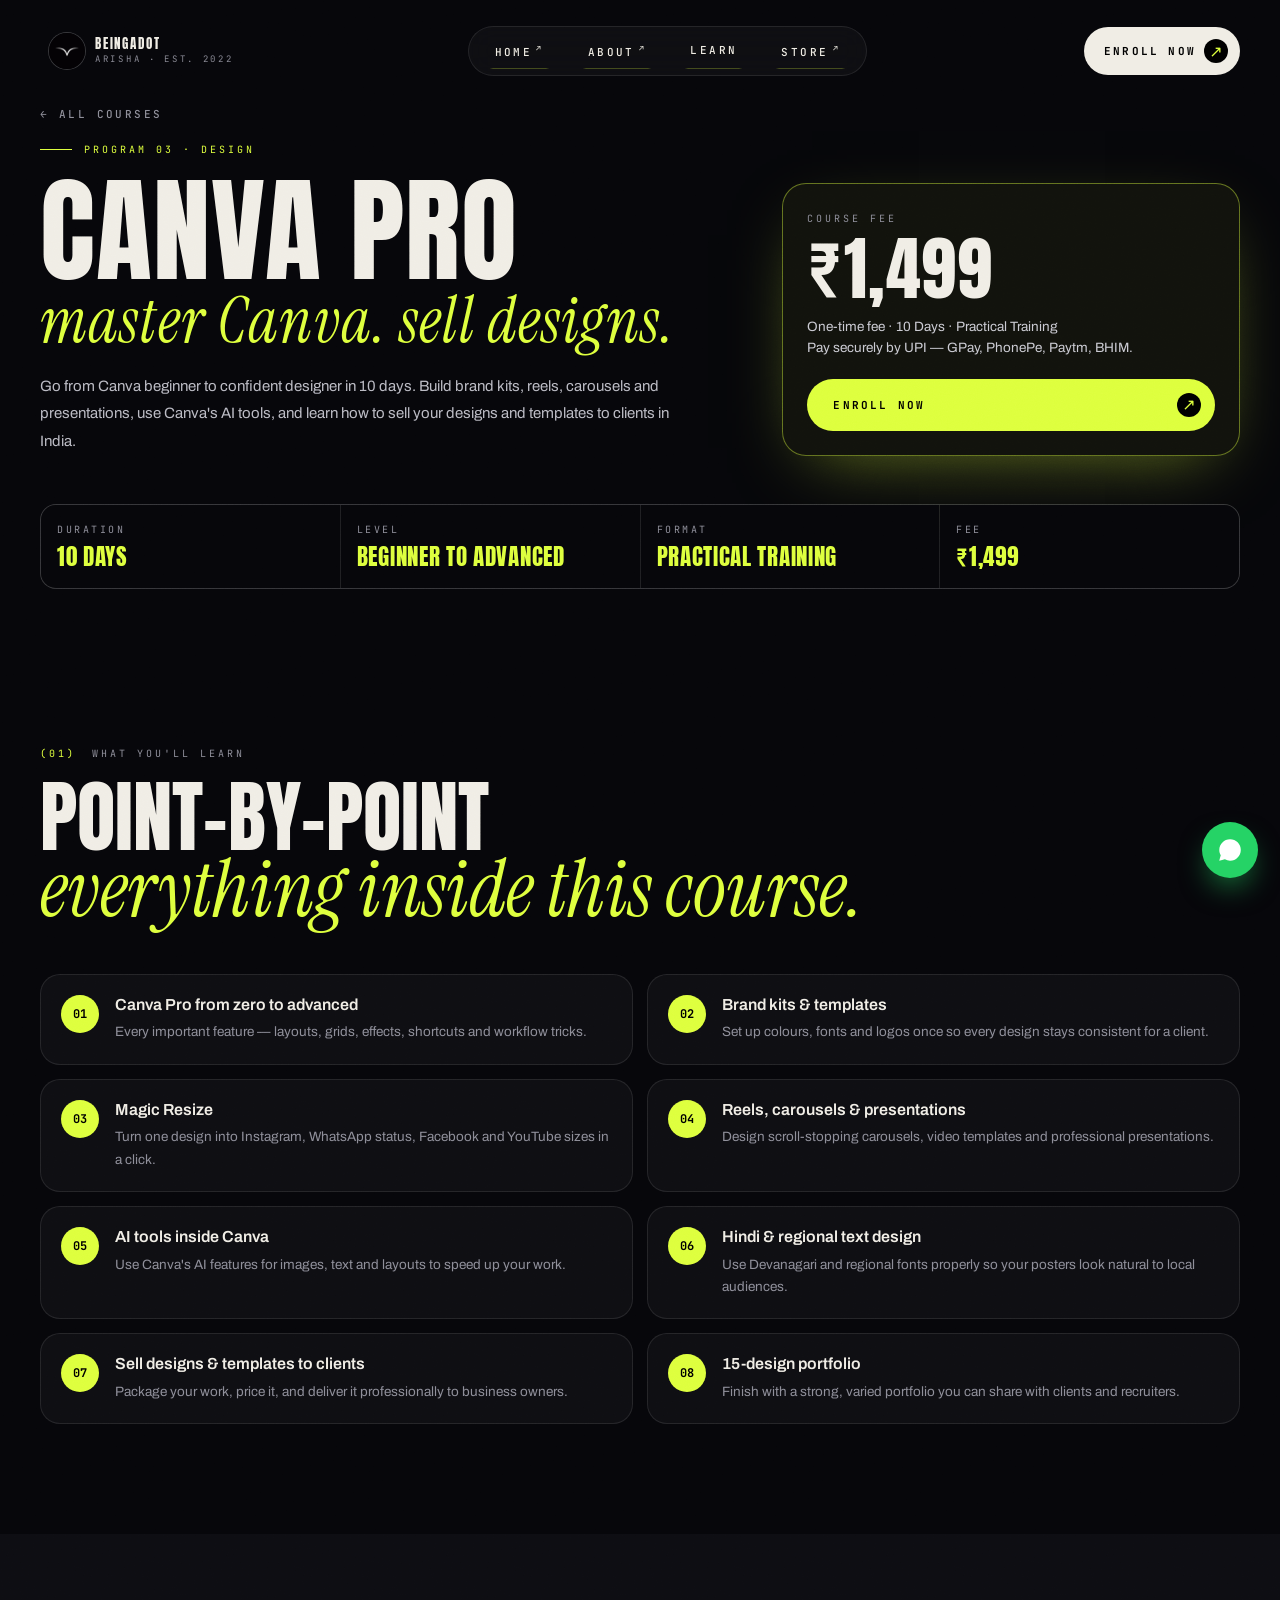
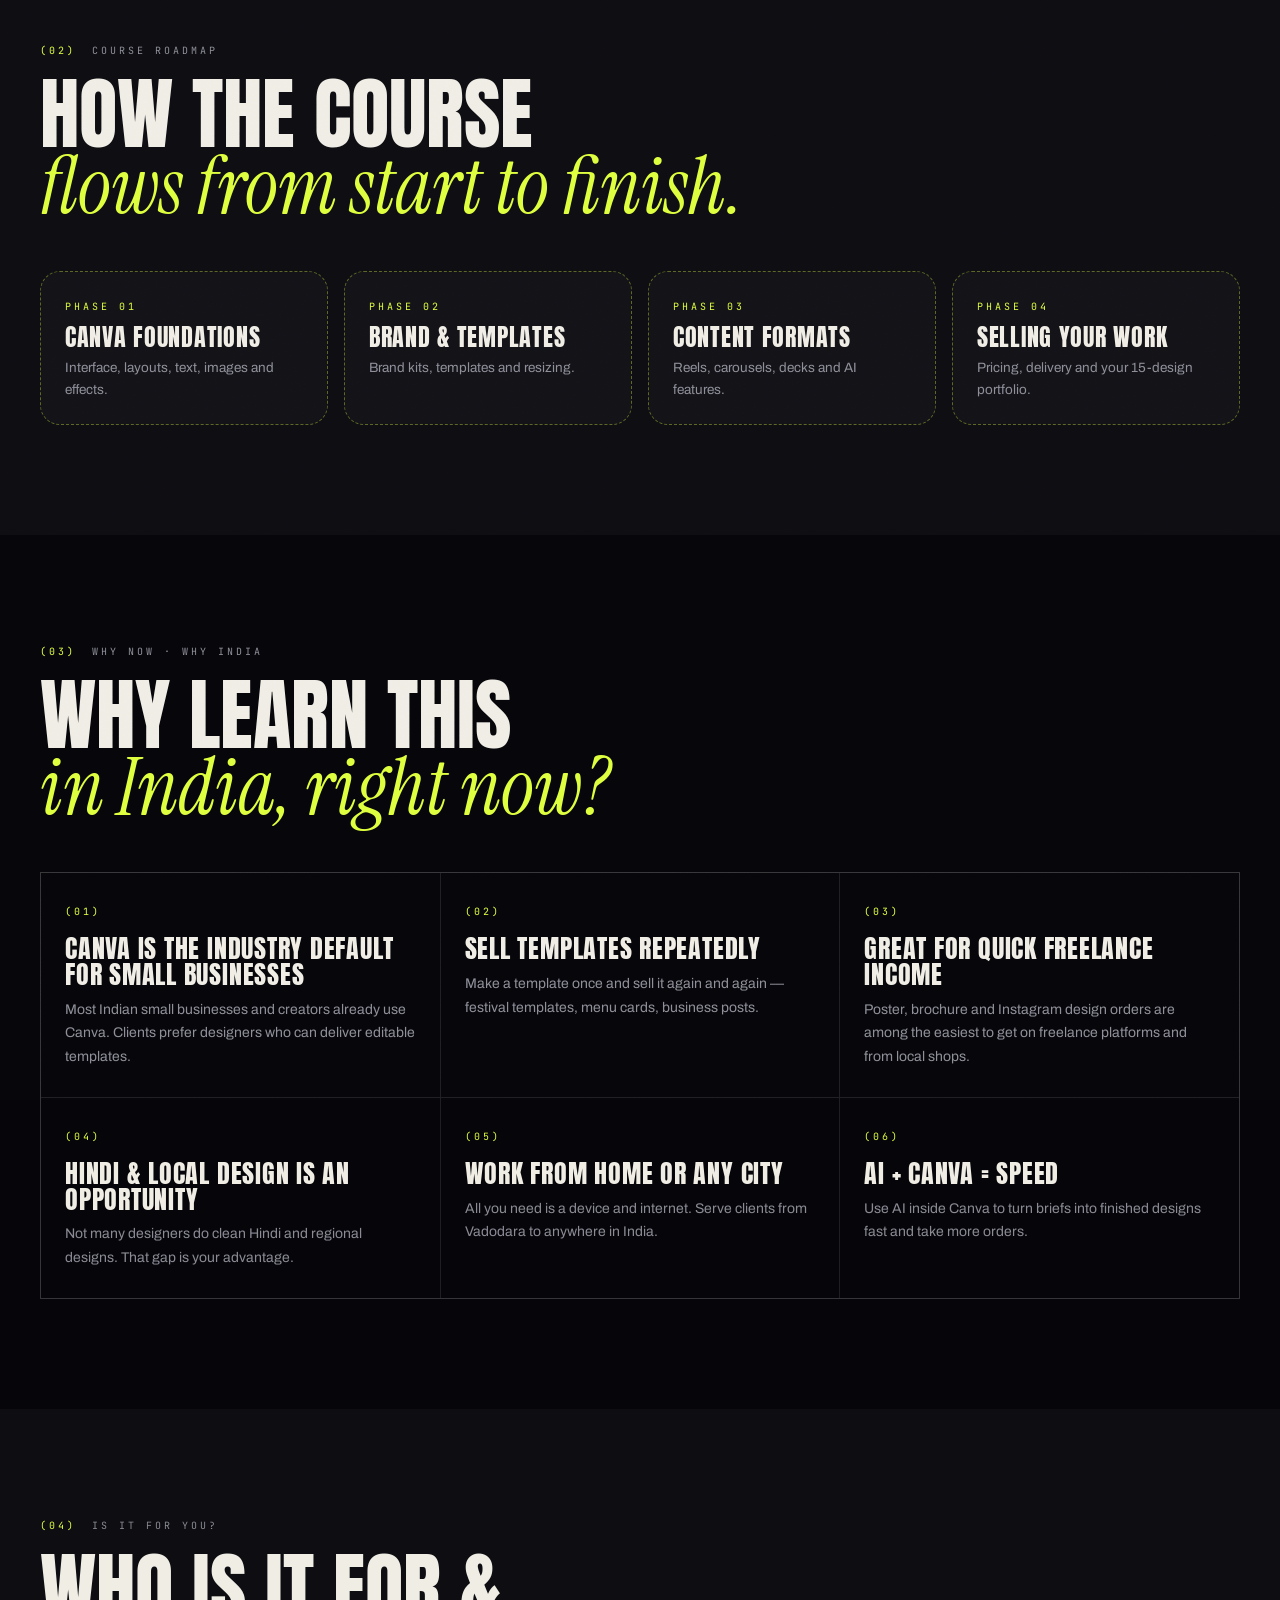
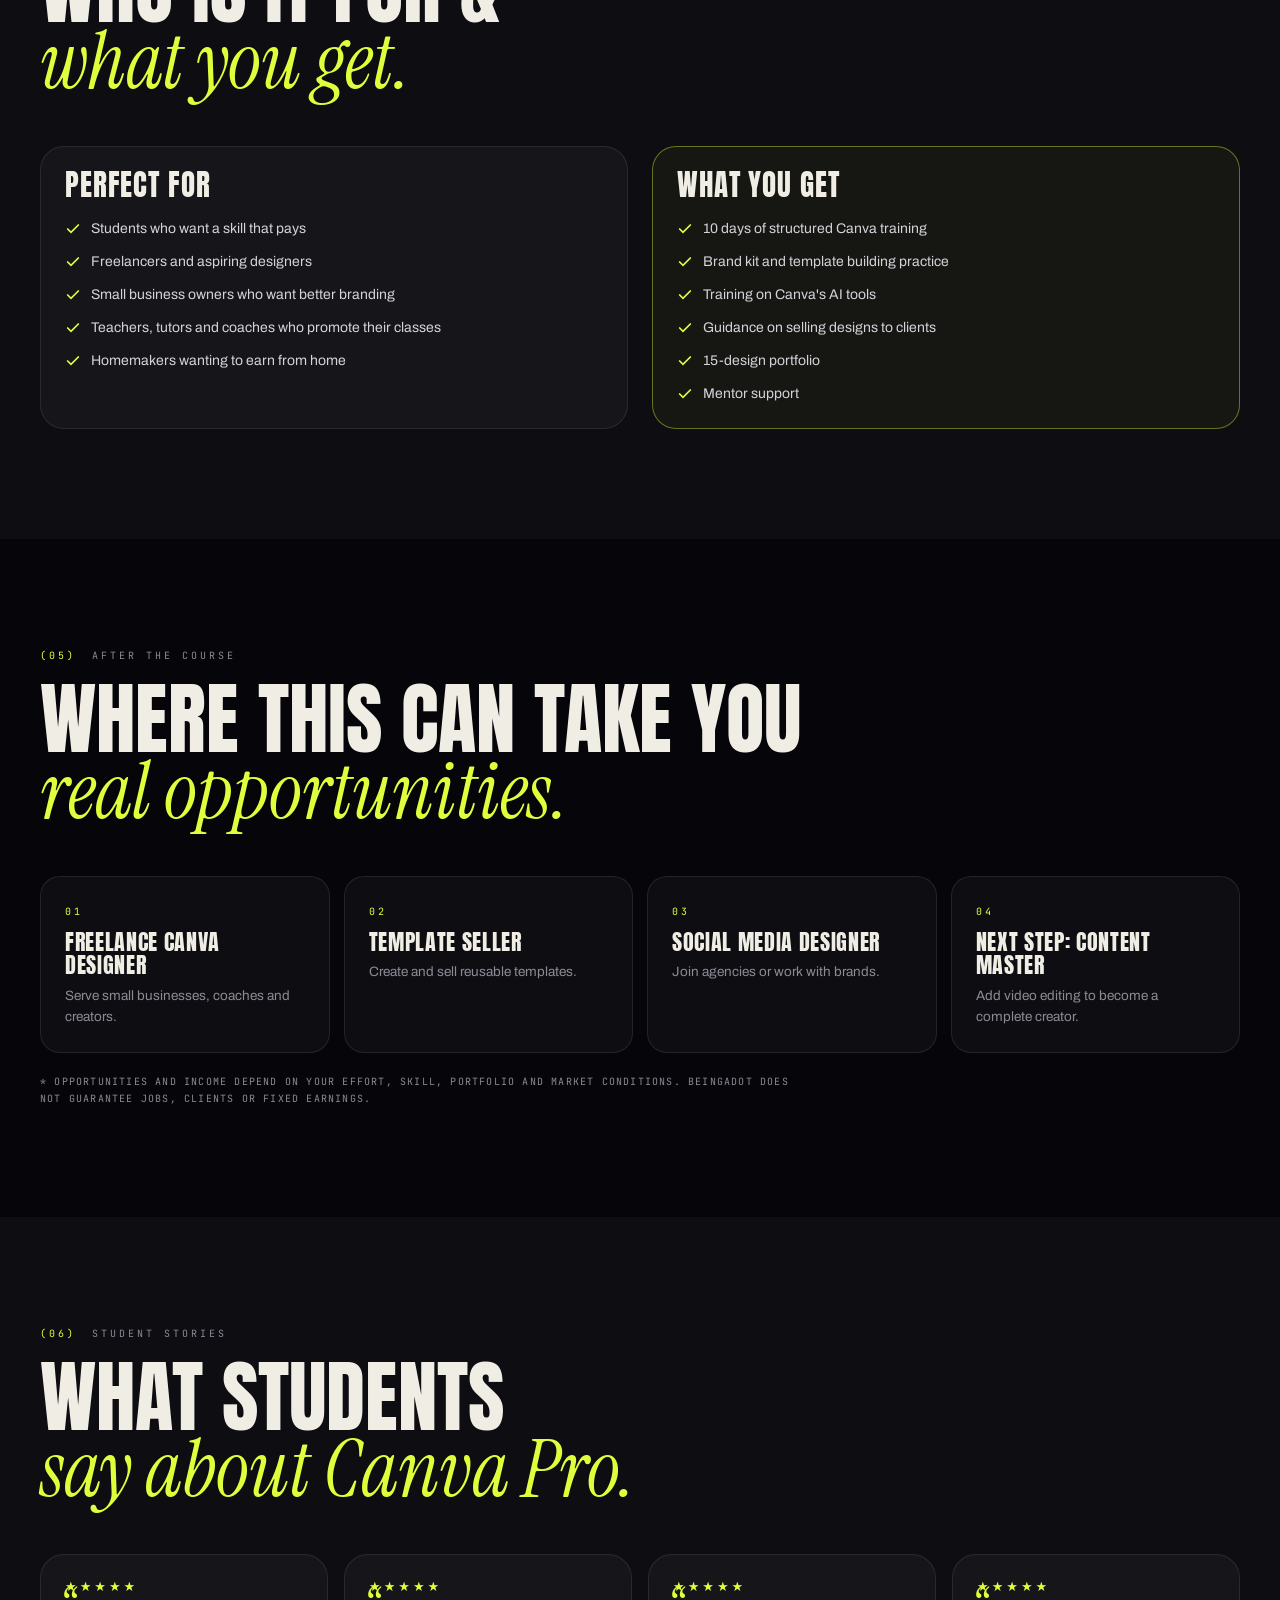
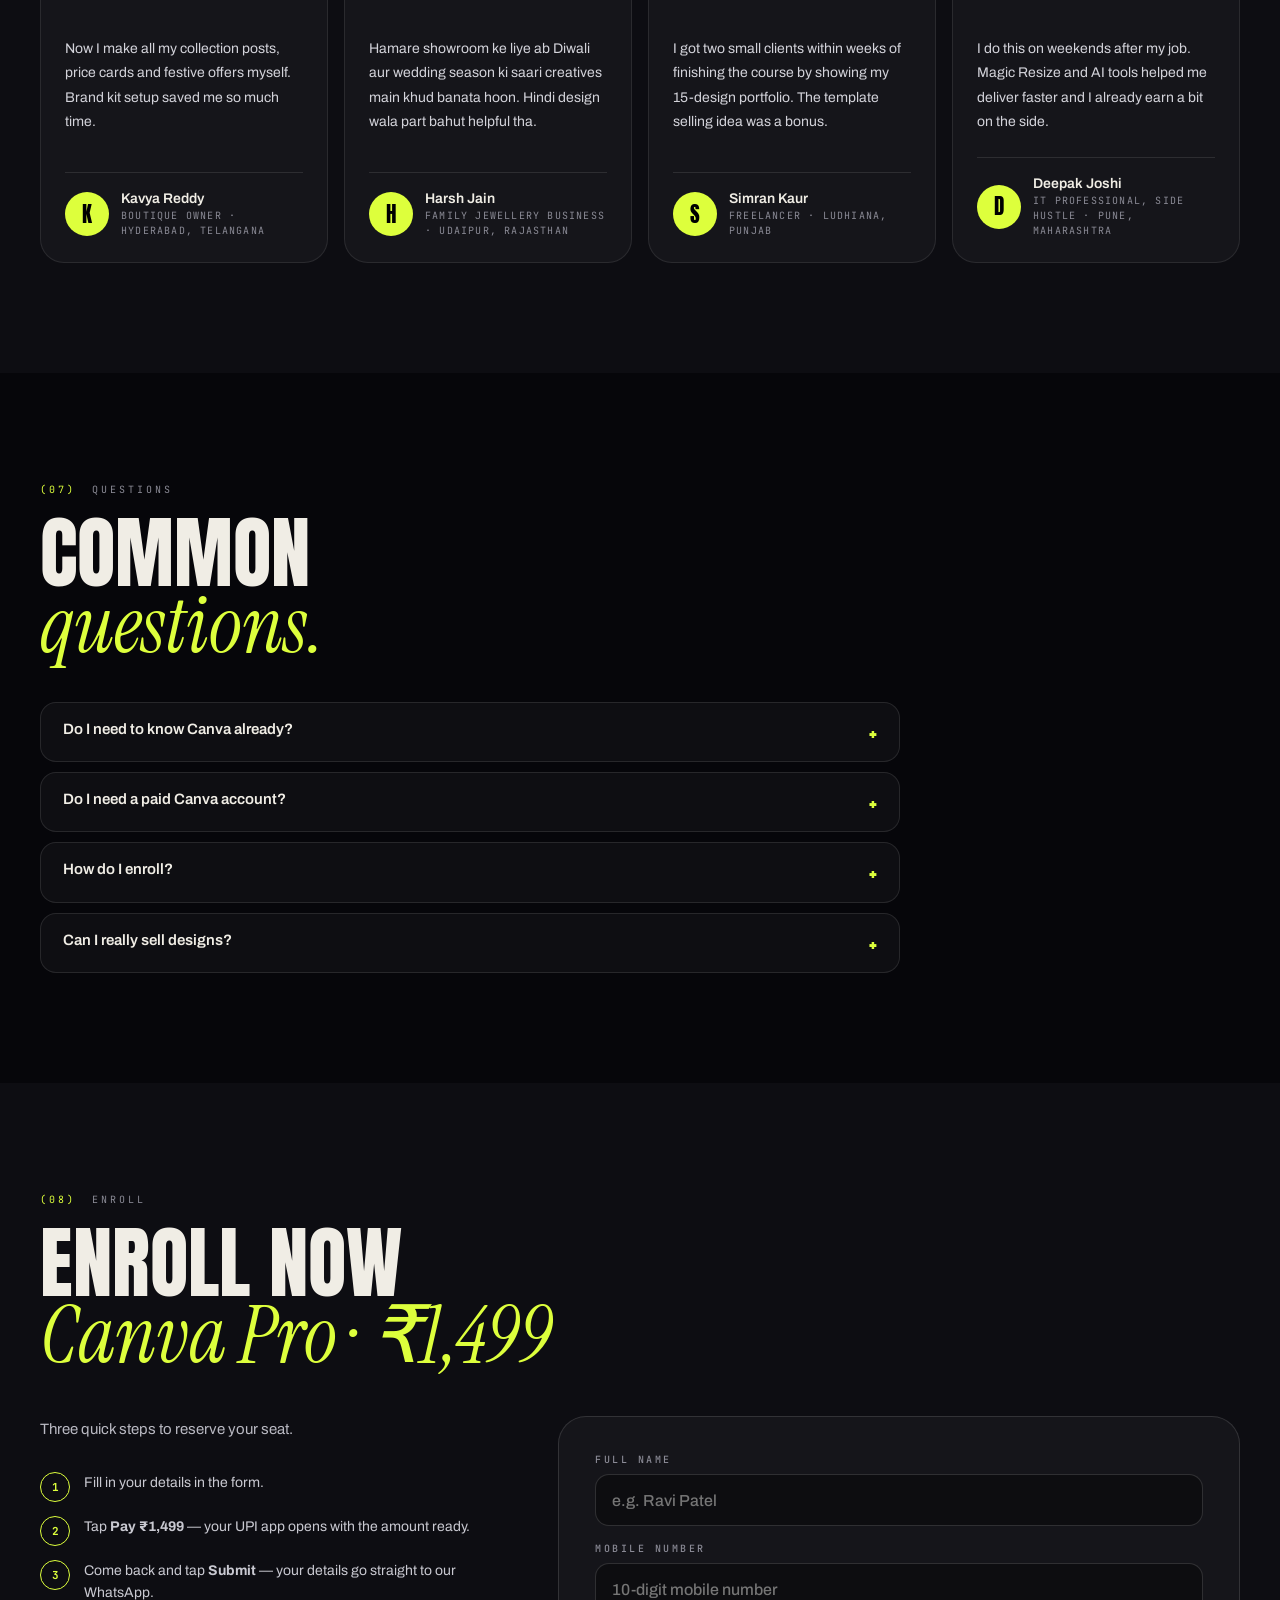
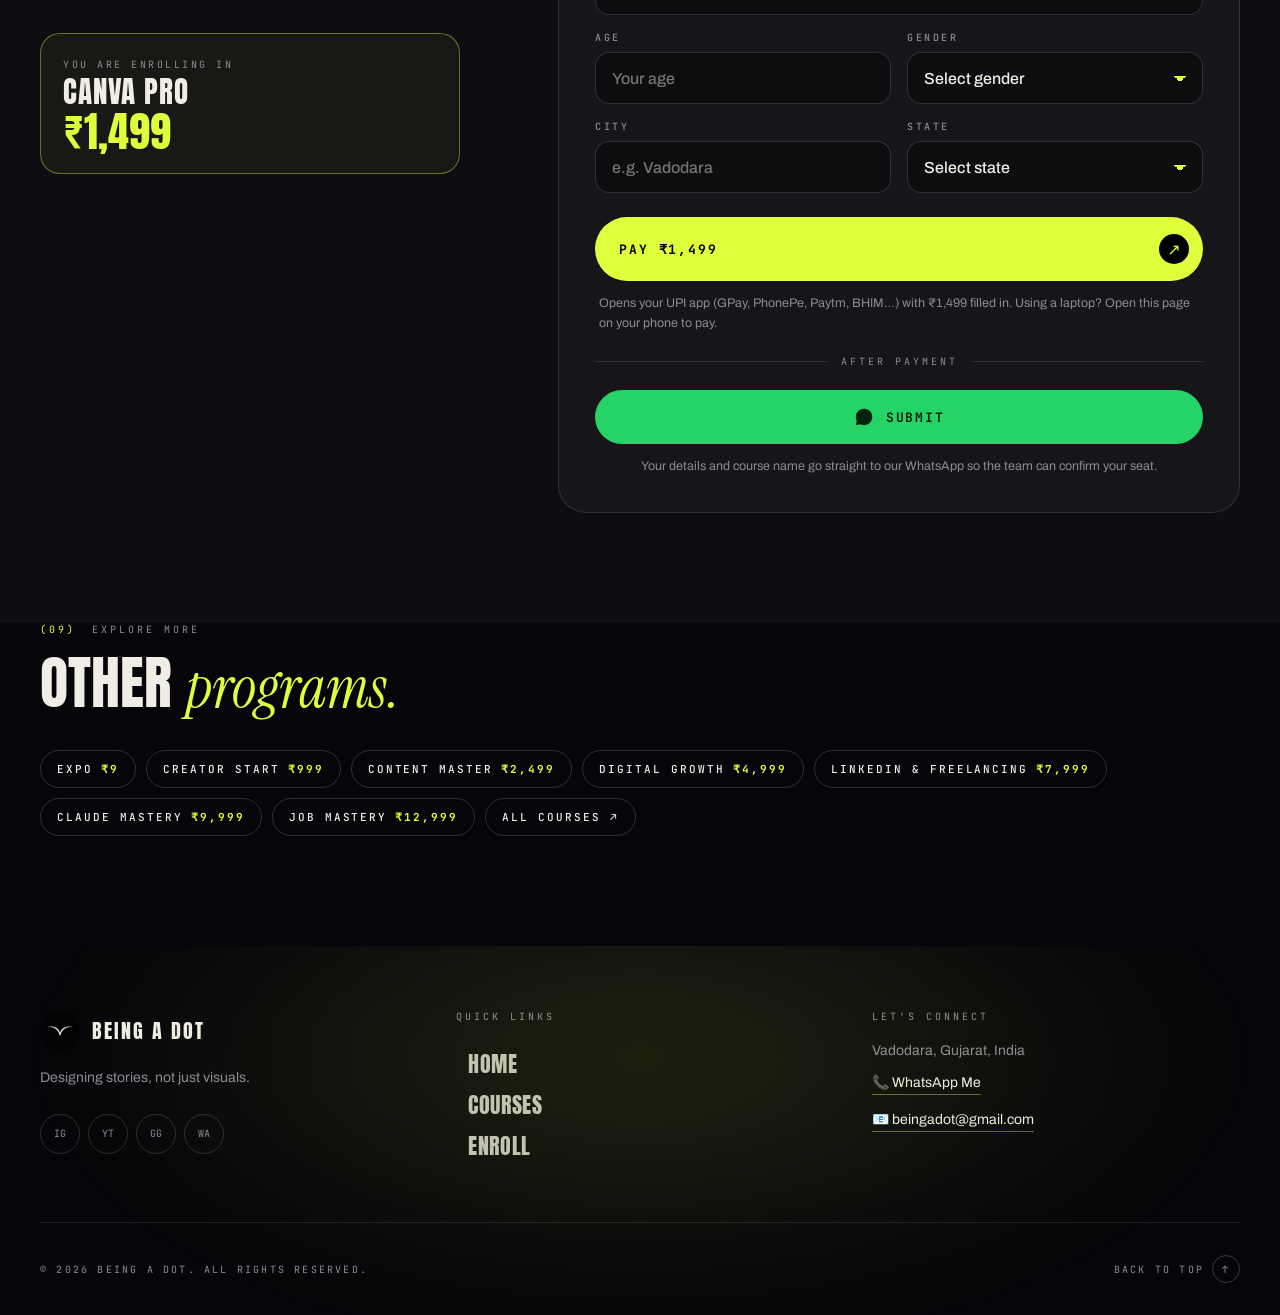
<file: canva-pro.html>
<!doctype html>
<html lang="en">
<head>
<meta charset="UTF-8">
<meta name="viewport" content="width=device-width, initial-scale=1.0">
<title>Canva Pro Course · ₹1,499 · BEINGADOT</title>
<meta name="description" content="Canva Pro by BEINGADOT MARKETING — 10 Days program, ₹1,499. Go from Canva beginner to confident designer in 10 days. Build brand kits, reels, carousels and presentations,">
<link rel="icon" type="image/png" href="being.png">
<link rel="apple-touch-icon" href="being.png">
<link rel="preconnect" href="https://fonts.googleapis.com">
<link rel="preconnect" href="https://fonts.gstatic.com" crossorigin>
<link href="https://fonts.googleapis.com/css2?family=Anton&family=Archivo:ital,wght@0,100..900;1,100..900&family=Instrument+Serif:ital@0;1&family=JetBrains+Mono:wght@300;400;500;700&display=swap" rel="stylesheet">
<link rel="stylesheet" href="course.css">
</head>
<body>
<div id="cur"><i></i></div>
<div id="bar"></div>
<header id="hd"><div class="wrap hw">
  <a class="logo" href="index.html"><img src="being.png" alt="Logo"><span><b>BEINGADOT</b><i>Arisha · Est. 2022</i></span></a>
  <nav class="nv glass"><a href="https://beingadot.vercel.app/" target="_blank" rel="noopener noreferrer"><span>Home<sup>↗</sup></span></a><a href="https://beingapartner.vercel.app/" target="_blank" rel="noopener noreferrer"><span>About<sup>↗</sup></span></a><a href="index.html#courses"><span>Learn</span></a><a href="https://beingaseller.vercel.app/" target="_blank" rel="noopener noreferrer"><span>Store<sup>↗</sup></span></a></nav>
  <div class="r">
    <a class="talk" href="#enroll"><b>Enroll Now</b><span>↗</span></a>
    <button id="mb" class="glass" aria-label="Open menu"><span><i></i><i></i></span></button>
  </div>
</div></header>
<div id="mm"><div class="t"><span>Menu</span><button id="mx" aria-label="Close menu">✕</button></div><nav id="mn"><a href="https://beingadot.vercel.app/" target="_blank" rel="noopener noreferrer"><small>01</small><span>HOME</span></a><a href="https://beingapartner.vercel.app/" target="_blank" rel="noopener noreferrer"><small>02</small><span>ABOUT</span></a><a href="index.html#courses"><small>03</small><span>LEARN</span></a><a href="https://beingaseller.vercel.app/" target="_blank" rel="noopener noreferrer"><small>04</small><span>STORE</span></a></nav><p>Vadodara, Gujarat — India<br>beingadot@gmail.com</p></div>

<section class="ph1 ch"><div class="wrap">
  <a class="crumb" href="index.html#courses">← All courses</a>
  <div class="tag">Program 03 · Design</div>
  <div class="chg">
    <div><h1 class="rv">CANVA PRO<span class="ser">master Canva. sell designs.</span></h1>
    <p class="lead rv" style="max-width:640px">Go from Canva beginner to confident designer in 10 days. Build brand kits, reels, carousels and presentations, use Canva&#x27;s AI tools, and learn how to sell your designs and templates to clients in India.</p></div>
    <div class="pcard rv"><small>Course fee</small><div class="price">₹1,499</div>
      <p>One-time fee · 10 Days · Practical Training<br>Pay securely by UPI — GPay, PhonePe, Paytm, BHIM.</p>
      <a class="enr" href="#enroll"><b>Enroll Now</b><span>↗</span></a></div>
  </div>
  <div class="facts rv"><div><small>Duration</small><b>10 DAYS</b></div><div><small>Level</small><b>BEGINNER TO ADVANCED</b></div><div><small>Format</small><b>PRACTICAL TRAINING</b></div><div><small>Fee</small><b>₹1,499</b></div></div>
</div></section>

<section class="sec2"><div class="wrap">
  <div class="sh"><span class="mono acid">(01)</span><span class="mono ash">What you'll learn</span></div>
  <h2 class="t2 rv">POINT-BY-POINT<span class="ser">everything inside this course.</span></h2>
  <div class="lg"><div class="li rv"><i>01</i><div><h3>Canva Pro from zero to advanced</h3><p>Every important feature — layouts, grids, effects, shortcuts and workflow tricks.</p></div></div><div class="li rv"><i>02</i><div><h3>Brand kits &amp; templates</h3><p>Set up colours, fonts and logos once so every design stays consistent for a client.</p></div></div><div class="li rv"><i>03</i><div><h3>Magic Resize</h3><p>Turn one design into Instagram, WhatsApp status, Facebook and YouTube sizes in a click.</p></div></div><div class="li rv"><i>04</i><div><h3>Reels, carousels &amp; presentations</h3><p>Design scroll-stopping carousels, video templates and professional presentations.</p></div></div><div class="li rv"><i>05</i><div><h3>AI tools inside Canva</h3><p>Use Canva&#x27;s AI features for images, text and layouts to speed up your work.</p></div></div><div class="li rv"><i>06</i><div><h3>Hindi &amp; regional text design</h3><p>Use Devanagari and regional fonts properly so your posters look natural to local audiences.</p></div></div><div class="li rv"><i>07</i><div><h3>Sell designs &amp; templates to clients</h3><p>Package your work, price it, and deliver it professionally to business owners.</p></div></div><div class="li rv"><i>08</i><div><h3>15-design portfolio</h3><p>Finish with a strong, varied portfolio you can share with clients and recruiters.</p></div></div></div>
</div></section>

<section class="sec2" style="background:var(--coal)"><div class="wrap">
  <div class="sh"><span class="mono acid">(02)</span><span class="mono ash">Course roadmap</span></div>
  <h2 class="t2 rv">HOW THE COURSE<span class="ser">flows from start to finish.</span></h2>
  <div class="rm"><div class="rv" style="--d:0.0s"><small>PHASE 01</small><h3>CANVA FOUNDATIONS</h3><p>Interface, layouts, text, images and effects.</p></div><div class="rv" style="--d:0.08s"><small>PHASE 02</small><h3>BRAND &amp; TEMPLATES</h3><p>Brand kits, templates and resizing.</p></div><div class="rv" style="--d:0.16s"><small>PHASE 03</small><h3>CONTENT FORMATS</h3><p>Reels, carousels, decks and AI features.</p></div><div class="rv" style="--d:0.24s"><small>PHASE 04</small><h3>SELLING YOUR WORK</h3><p>Pricing, delivery and your 15-design portfolio.</p></div></div>
</div></section>

<section class="sec2"><div class="wrap">
  <div class="sh"><span class="mono acid">(03)</span><span class="mono ash">Why now · Why India</span></div>
  <h2 class="t2 rv">WHY LEARN THIS<span class="ser">in India, right now?</span></h2>
  <div class="wg" style="margin-top:48px"><div class="rv"><small>(01)</small><h3>CANVA IS THE INDUSTRY DEFAULT FOR SMALL BUSINESSES</h3><p>Most Indian small businesses and creators already use Canva. Clients prefer designers who can deliver editable templates.</p></div><div class="rv"><small>(02)</small><h3>SELL TEMPLATES REPEATEDLY</h3><p>Make a template once and sell it again and again — festival templates, menu cards, business posts.</p></div><div class="rv"><small>(03)</small><h3>GREAT FOR QUICK FREELANCE INCOME</h3><p>Poster, brochure and Instagram design orders are among the easiest to get on freelance platforms and from local shops.</p></div><div class="rv"><small>(04)</small><h3>HINDI &amp; LOCAL DESIGN IS AN OPPORTUNITY</h3><p>Not many designers do clean Hindi and regional designs. That gap is your advantage.</p></div><div class="rv"><small>(05)</small><h3>WORK FROM HOME OR ANY CITY</h3><p>All you need is a device and internet. Serve clients from Vadodara to anywhere in India.</p></div><div class="rv"><small>(06)</small><h3>AI + CANVA = SPEED</h3><p>Use AI inside Canva to turn briefs into finished designs fast and take more orders.</p></div></div>
</div></section>

<section class="sec2" style="background:var(--coal)"><div class="wrap">
  <div class="sh"><span class="mono acid">(04)</span><span class="mono ash">Is it for you?</span></div>
  <h2 class="t2 rv">WHO IS IT FOR &amp;<span class="ser">what you get.</span></h2>
  <div class="two"><div class="bx rv"><h3>PERFECT FOR</h3><ul><li><svg viewBox="0 0 24 24" fill="none" stroke="currentColor" stroke-width="2.6" stroke-linecap="round"><path d="M20 6L9 17l-5-5"/></svg>Students who want a skill that pays</li><li><svg viewBox="0 0 24 24" fill="none" stroke="currentColor" stroke-width="2.6" stroke-linecap="round"><path d="M20 6L9 17l-5-5"/></svg>Freelancers and aspiring designers</li><li><svg viewBox="0 0 24 24" fill="none" stroke="currentColor" stroke-width="2.6" stroke-linecap="round"><path d="M20 6L9 17l-5-5"/></svg>Small business owners who want better branding</li><li><svg viewBox="0 0 24 24" fill="none" stroke="currentColor" stroke-width="2.6" stroke-linecap="round"><path d="M20 6L9 17l-5-5"/></svg>Teachers, tutors and coaches who promote their classes</li><li><svg viewBox="0 0 24 24" fill="none" stroke="currentColor" stroke-width="2.6" stroke-linecap="round"><path d="M20 6L9 17l-5-5"/></svg>Homemakers wanting to earn from home</li></ul></div><div class="bx hl rv" style="--d:.1s"><h3>WHAT YOU GET</h3><ul><li><svg viewBox="0 0 24 24" fill="none" stroke="currentColor" stroke-width="2.6" stroke-linecap="round"><path d="M20 6L9 17l-5-5"/></svg>10 days of structured Canva training</li><li><svg viewBox="0 0 24 24" fill="none" stroke="currentColor" stroke-width="2.6" stroke-linecap="round"><path d="M20 6L9 17l-5-5"/></svg>Brand kit and template building practice</li><li><svg viewBox="0 0 24 24" fill="none" stroke="currentColor" stroke-width="2.6" stroke-linecap="round"><path d="M20 6L9 17l-5-5"/></svg>Training on Canva&#x27;s AI tools</li><li><svg viewBox="0 0 24 24" fill="none" stroke="currentColor" stroke-width="2.6" stroke-linecap="round"><path d="M20 6L9 17l-5-5"/></svg>Guidance on selling designs to clients</li><li><svg viewBox="0 0 24 24" fill="none" stroke="currentColor" stroke-width="2.6" stroke-linecap="round"><path d="M20 6L9 17l-5-5"/></svg>15-design portfolio</li><li><svg viewBox="0 0 24 24" fill="none" stroke="currentColor" stroke-width="2.6" stroke-linecap="round"><path d="M20 6L9 17l-5-5"/></svg>Mentor support</li></ul></div></div>
</div></section>

<section class="sec2"><div class="wrap">
  <div class="sh"><span class="mono acid">(05)</span><span class="mono ash">After the course</span></div>
  <h2 class="t2 rv">WHERE THIS CAN TAKE YOU<span class="ser">real opportunities.</span></h2>
  <div class="cr"><div class="rv"><small>01</small><h3>FREELANCE CANVA DESIGNER</h3><p>Serve small businesses, coaches and creators.</p></div><div class="rv"><small>02</small><h3>TEMPLATE SELLER</h3><p>Create and sell reusable templates.</p></div><div class="rv"><small>03</small><h3>SOCIAL MEDIA DESIGNER</h3><p>Join agencies or work with brands.</p></div><div class="rv"><small>04</small><h3>NEXT STEP: CONTENT MASTER</h3><p>Add video editing to become a complete creator.</p></div></div>
  <p class="disc">* Opportunities and income depend on your effort, skill, portfolio and market conditions. BEINGADOT does not guarantee jobs, clients or fixed earnings.</p>
</div></section>

<section class="sec2" style="background:var(--coal)"><div class="wrap">
  <div class="sh"><span class="mono acid">(06)</span><span class="mono ash">Student stories</span></div>
  <h2 class="t2 rv">WHAT STUDENTS<span class="ser">say about Canva Pro.</span></h2>
  <div class="tg"><div class="tc rv" style="--d:0.0s"><div class="stars">★★★★★</div><div class="q">“</div><p>Now I make all my collection posts, price cards and festive offers myself. Brand kit setup saved me so much time.</p><div class="who"><div class="av">K</div><div><b>Kavya Reddy</b><span>Boutique owner · Hyderabad, Telangana</span></div></div></div><div class="tc rv" style="--d:0.08s"><div class="stars">★★★★★</div><div class="q">“</div><p>Hamare showroom ke liye ab Diwali aur wedding season ki saari creatives main khud banata hoon. Hindi design wala part bahut helpful tha.</p><div class="who"><div class="av">H</div><div><b>Harsh Jain</b><span>Family jewellery business · Udaipur, Rajasthan</span></div></div></div><div class="tc rv" style="--d:0.16s"><div class="stars">★★★★★</div><div class="q">“</div><p>I got two small clients within weeks of finishing the course by showing my 15-design portfolio. The template selling idea was a bonus.</p><div class="who"><div class="av">S</div><div><b>Simran Kaur</b><span>Freelancer · Ludhiana, Punjab</span></div></div></div><div class="tc rv" style="--d:0.24s"><div class="stars">★★★★★</div><div class="q">“</div><p>I do this on weekends after my job. Magic Resize and AI tools helped me deliver faster and I already earn a bit on the side.</p><div class="who"><div class="av">D</div><div><b>Deepak Joshi</b><span>IT professional, side hustle · Pune, Maharashtra</span></div></div></div></div>
</div></section>

<section class="sec2"><div class="wrap">
  <div class="sh"><span class="mono acid">(07)</span><span class="mono ash">Questions</span></div>
  <h2 class="t2 rv">COMMON<span class="ser">questions.</span></h2>
  <div class="faq"><details><summary>Do I need to know Canva already?</summary><p>No. We start from the basics and take you to advanced level.</p></details><details><summary>Do I need a paid Canva account?</summary><p>Your mentor will guide you on what you need for the program during onboarding on WhatsApp.</p></details><details><summary>How do I enroll?</summary><p>Fill the form, pay by UPI, and submit your details on WhatsApp. The team will confirm your batch.</p></details><details><summary>Can I really sell designs?</summary><p>Yes, many freelancers and creators sell designs and templates. Results depend on your quality, pricing and effort — we do not promise fixed earnings.</p></details></div>
</div></section>

<section class="sec2 enroll" id="enroll"><div class="wrap">
  <div class="sh"><span class="mono acid">(08)</span><span class="mono ash">Enroll</span></div>
  <h2 class="t2 rv">ENROLL NOW<span class="ser">Canva Pro · ₹1,499</span></h2>
  <div class="ef">
    <div class="rv">
      <p class="lead" style="margin-top:0">Three quick steps to reserve your seat.</p>
      <div class="steps"><div><i>1</i><span>Fill in your details in the form.</span></div><div><i>2</i><span>Tap <b>Pay ₹1,499</b> — your UPI app opens with the amount ready.</span></div><div><i>3</i><span>Come back and tap <b>Submit</b> — your details go straight to our WhatsApp.</span></div></div>
      <div class="sum"><small>You are enrolling in</small><b>CANVA PRO</b><em>₹1,499</em></div>
    </div>
    <form class="fm rv" id="fm" novalidate style="--d:.1s" data-course="Canva Pro" data-amount="₹1,499" data-upi="upi://pay?pa=beingadot%40ibl&pn=Beingadot&am=1499.00&cu=INR&tn=Beingadot%20Payment">
      <div class="fd"><label for="nm">Full Name</label><input id="nm" name="name" type="text" autocomplete="name" placeholder="e.g. Ravi Patel" required><div class="er">Please enter your full name.</div></div>
      <div class="fd"><label for="mo">Mobile Number</label><input id="mo" name="mobile" type="tel" inputmode="numeric" autocomplete="tel-national" maxlength="10" placeholder="10-digit mobile number" required><div class="er">Enter a valid 10-digit Indian mobile number.</div></div>
      <div class="fr c2">
        <div class="fd"><label for="ag">Age</label><input id="ag" name="age" type="number" inputmode="numeric" min="10" max="80" placeholder="Your age" required><div class="er">Enter a valid age (10–80).</div></div>
        <div class="fd"><label for="gn">Gender</label><select id="gn" name="gender" required><option value="">Select gender</option><option>Male</option><option>Female</option><option>Transgender</option></select><div class="er">Please select your gender.</div></div>
      </div>
      <div class="fr c2">
        <div class="fd"><label for="ci">City</label><input id="ci" name="city" type="text" autocomplete="address-level2" placeholder="e.g. Vadodara" required><div class="er">Please enter your city.</div></div>
        <div class="fd"><label for="st">State</label><select id="st" name="state" required><option value="">Select state</option><option value="Andaman and Nicobar Islands">Andaman and Nicobar Islands</option><option value="Andhra Pradesh">Andhra Pradesh</option><option value="Arunachal Pradesh">Arunachal Pradesh</option><option value="Assam">Assam</option><option value="Bihar">Bihar</option><option value="Chandigarh">Chandigarh</option><option value="Chhattisgarh">Chhattisgarh</option><option value="Dadra and Nagar Haveli and Daman and Diu">Dadra and Nagar Haveli and Daman and Diu</option><option value="Delhi">Delhi</option><option value="Goa">Goa</option><option value="Gujarat">Gujarat</option><option value="Haryana">Haryana</option><option value="Himachal Pradesh">Himachal Pradesh</option><option value="Jammu and Kashmir">Jammu and Kashmir</option><option value="Jharkhand">Jharkhand</option><option value="Karnataka">Karnataka</option><option value="Kerala">Kerala</option><option value="Ladakh">Ladakh</option><option value="Lakshadweep">Lakshadweep</option><option value="Madhya Pradesh">Madhya Pradesh</option><option value="Maharashtra">Maharashtra</option><option value="Manipur">Manipur</option><option value="Meghalaya">Meghalaya</option><option value="Mizoram">Mizoram</option><option value="Nagaland">Nagaland</option><option value="Odisha">Odisha</option><option value="Puducherry">Puducherry</option><option value="Punjab">Punjab</option><option value="Rajasthan">Rajasthan</option><option value="Sikkim">Sikkim</option><option value="Tamil Nadu">Tamil Nadu</option><option value="Telangana">Telangana</option><option value="Tripura">Tripura</option><option value="Uttar Pradesh">Uttar Pradesh</option><option value="Uttarakhand">Uttarakhand</option><option value="West Bengal">West Bengal</option></select><div class="er">Please select your state.</div></div>
      </div>
      <button type="button" class="pay" id="pay"><b>Pay ₹1,499</b><span>↗</span></button>
      <p class="note">Opens your UPI app (GPay, PhonePe, Paytm, BHIM…) with ₹1,499 filled in. Using a laptop? Open this page on your phone to pay.</p>
      <div class="or">after payment</div>
      <button type="submit" class="sub" id="sub"><svg viewBox="0 0 24 24" fill="currentColor"><path d="M12.04 2C6.58 2 2.13 6.45 2.13 11.91c0 1.75.46 3.45 1.32 4.95L2.05 22l5.25-1.38a9.9 9.9 0 004.74 1.21c5.46 0 9.91-4.45 9.91-9.92 0-2.65-1.03-5.14-2.9-7.01A9.85 9.85 0 0012.04 2z"/></svg>Submit</button>
      <p class="note" style="text-align:center">Your details and course name go straight to our WhatsApp so the team can confirm your seat.</p>
    </form>
  </div>
</div></section>

<section class="sec2" style="padding-top:0"><div class="wrap">
  <div class="sh"><span class="mono acid">(09)</span><span class="mono ash">Explore more</span></div>
  <h2 class="t2 rv" style="font-size:clamp(2rem,5vw,3.6rem)">OTHER <span class="ser" style="display:inline">programs.</span></h2>
  <div class="oc"><a href="expo.html">Expo<b>₹9</b></a><a href="creator-start.html">Creator Start<b>₹999</b></a><a href="content-master.html">Content Master<b>₹2,499</b></a><a href="digital-growth.html">Digital Growth<b>₹4,999</b></a><a href="linkedin-freelancing.html">LinkedIn &amp; Freelancing<b>₹7,999</b></a><a href="claude-mastery.html">Claude Mastery<b>₹9,999</b></a><a href="job-mastery.html">Job Mastery<b>₹12,999</b></a><a href="index.html#courses">All courses ↗</a></div>
</div></section>

<footer id="contact" style="padding-top:64px"><div class="glow"></div><div class="wrap">
  <div class="fg" style="margin-top:0;border-top:0;padding-top:0">
    <div><div class="fb"><img src="being.png" alt="Being a Dot Logo"><h3>BEING A DOT</h3></div><p class="ash" style="margin-top:16px;max-width:280px;font-size:14px;line-height:1.7">Designing stories, not just visuals.</p>
      <div class="so"><a href="https://instagram.com/beingadot.in" target="_blank" rel="noopener noreferrer">IG</a><a href="https://www.youtube.com/@BEINGADOT" target="_blank" rel="noopener noreferrer">YT</a><a href="https://g.page/r/CXF6Lsrst-K8EBM/review" target="_blank" rel="noopener noreferrer">GG</a><a href="https://wa.me/917564024877" target="_blank" rel="noopener noreferrer">WA</a></div></div>
    <div><h3 class="l">Quick Links</h3><ul class="ql" style="margin-top:20px"><li><a href="index.html">HOME</a></li><li><a href="index.html#courses">COURSES</a></li><li><a href="#enroll">ENROLL</a></li></ul></div>
    <div class="cn"><h3 class="l">Let's Connect</h3><div style="margin-top:20px"><p class="ash">Vadodara, Gujarat, India</p><p><a href="https://wa.me/917564024877" target="_blank" rel="noopener noreferrer">📞 WhatsApp Me</a></p><p><a href="mailto:beingadot@gmail.com">📧 beingadot@gmail.com</a></p></div></div>
  </div>
  <div class="fbt"><span>© 2026 Being a Dot. All rights reserved.</span><button id="top" type="button">Back to top <i>↑</i></button></div>
</div></footer>

<a class="wa" id="wa" href="https://wa.me/917564024877?text=Hi%20BEINGADOT%20MARKETING%21%20I&#x27;m%20interested%20in%20the%20Canva%20Pro%20course.%20Could%20you%20share%20more%20details%3F" target="_blank" rel="noopener noreferrer" aria-label="WhatsApp"><svg viewBox="0 0 24 24" fill="currentColor"><path d="M12.04 2C6.58 2 2.13 6.45 2.13 11.91c0 1.75.46 3.45 1.32 4.95L2.05 22l5.25-1.38a9.9 9.9 0 004.74 1.21c5.46 0 9.91-4.45 9.91-9.92 0-2.65-1.03-5.14-2.9-7.01A9.85 9.85 0 0012.04 2z"/></svg></a>
<script src="course.js"></script>
</body>
</html>
</file>
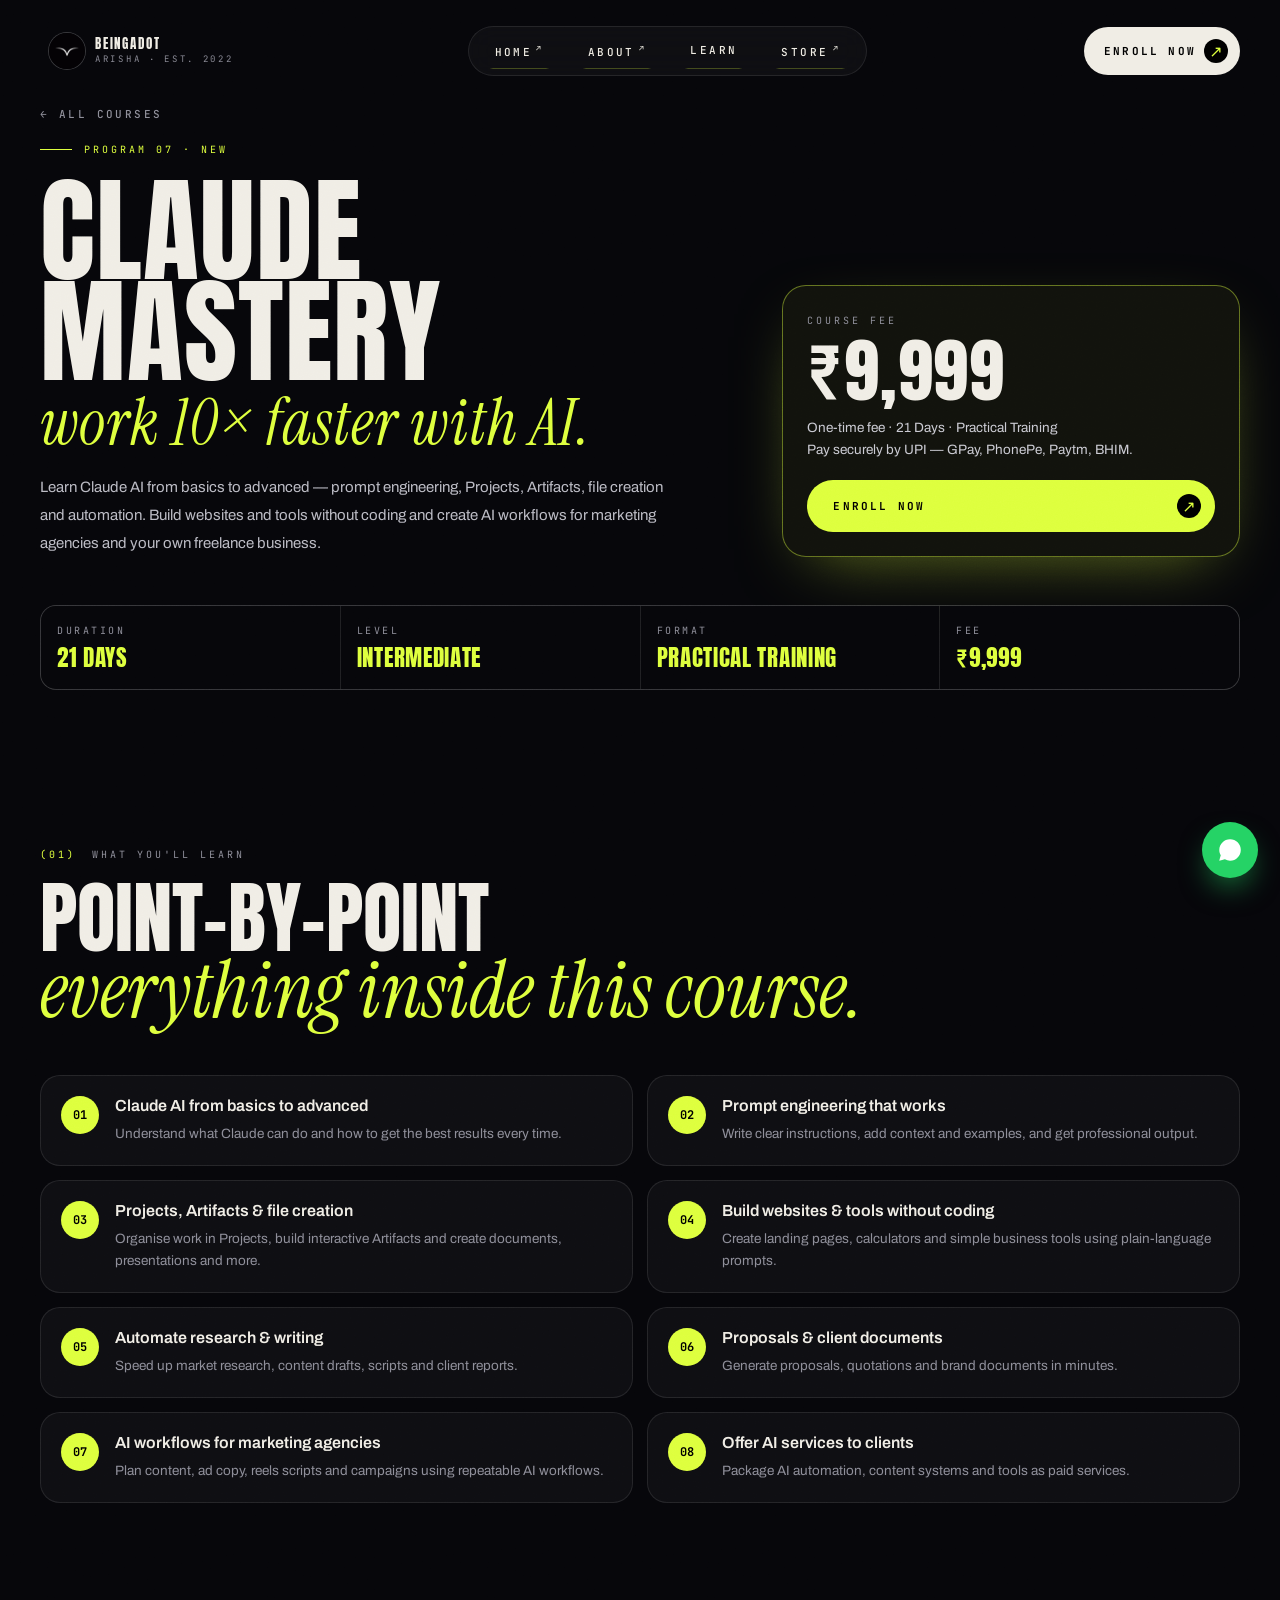
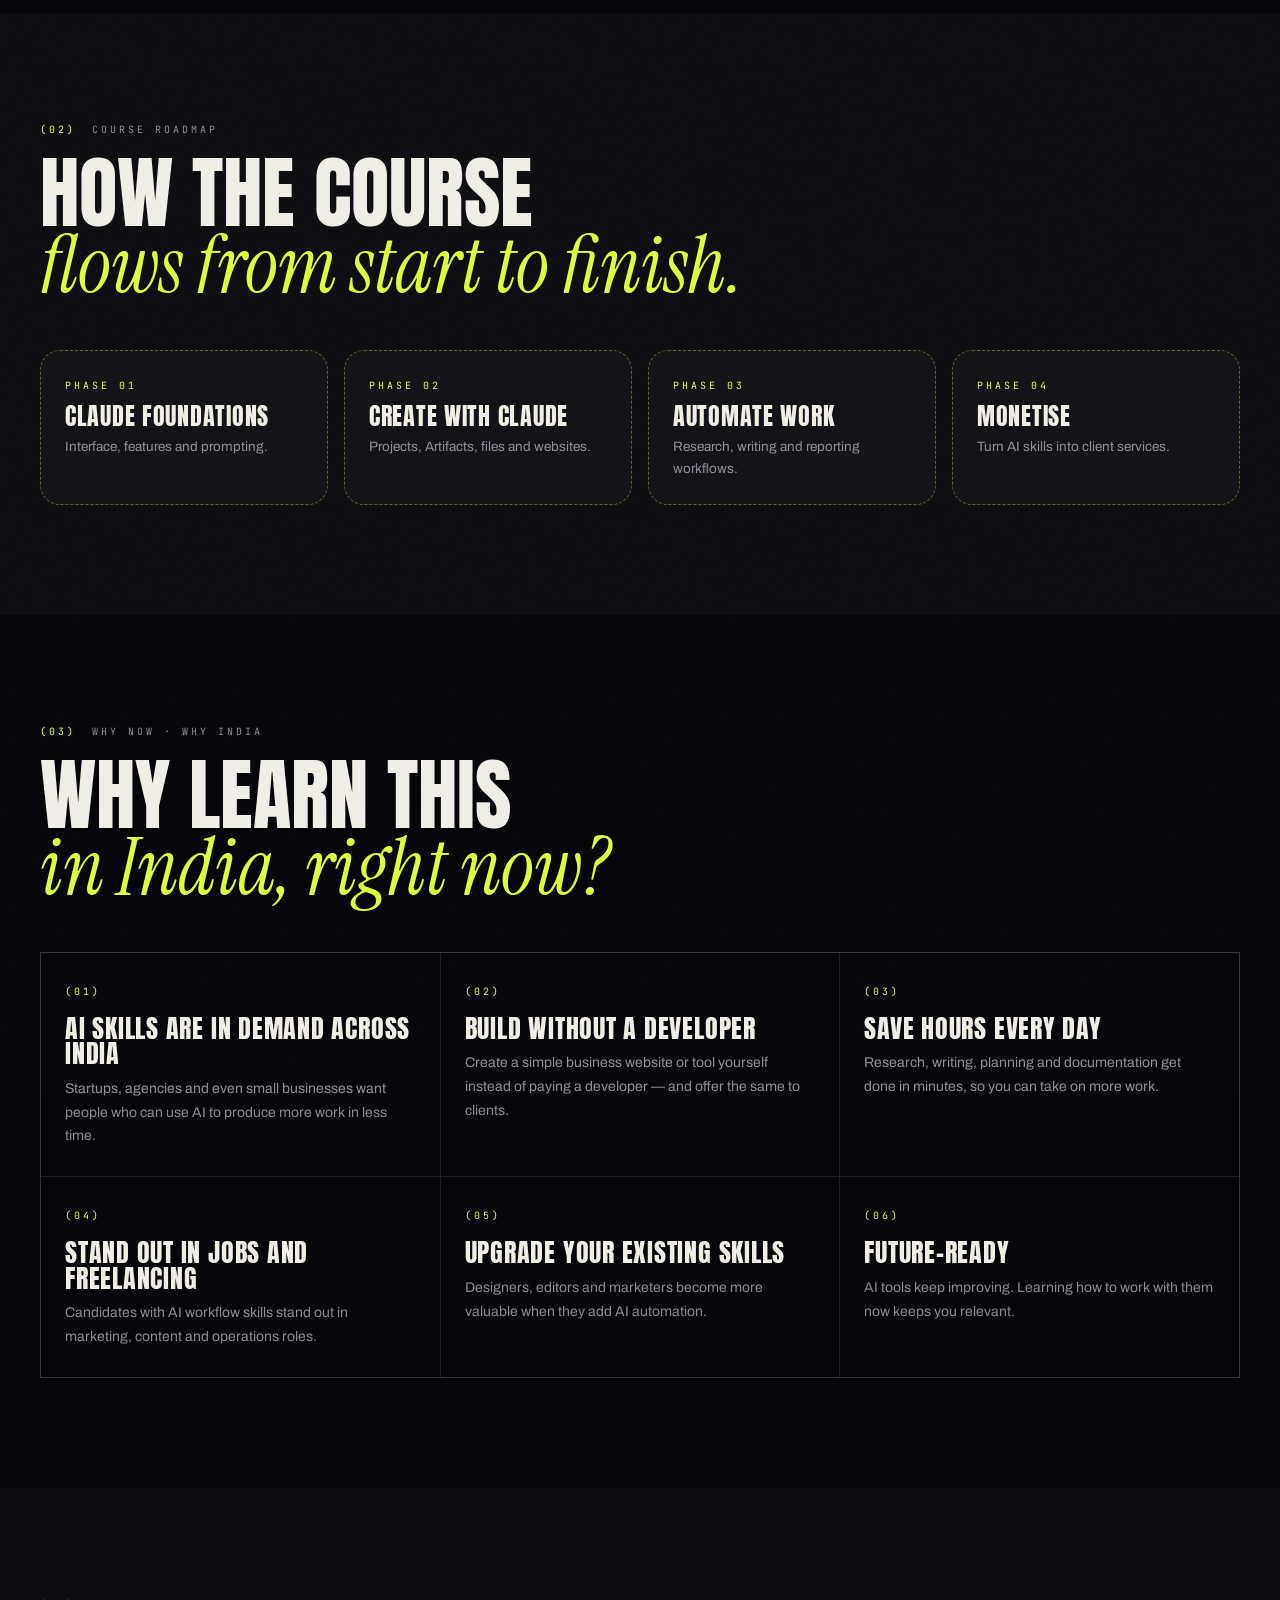
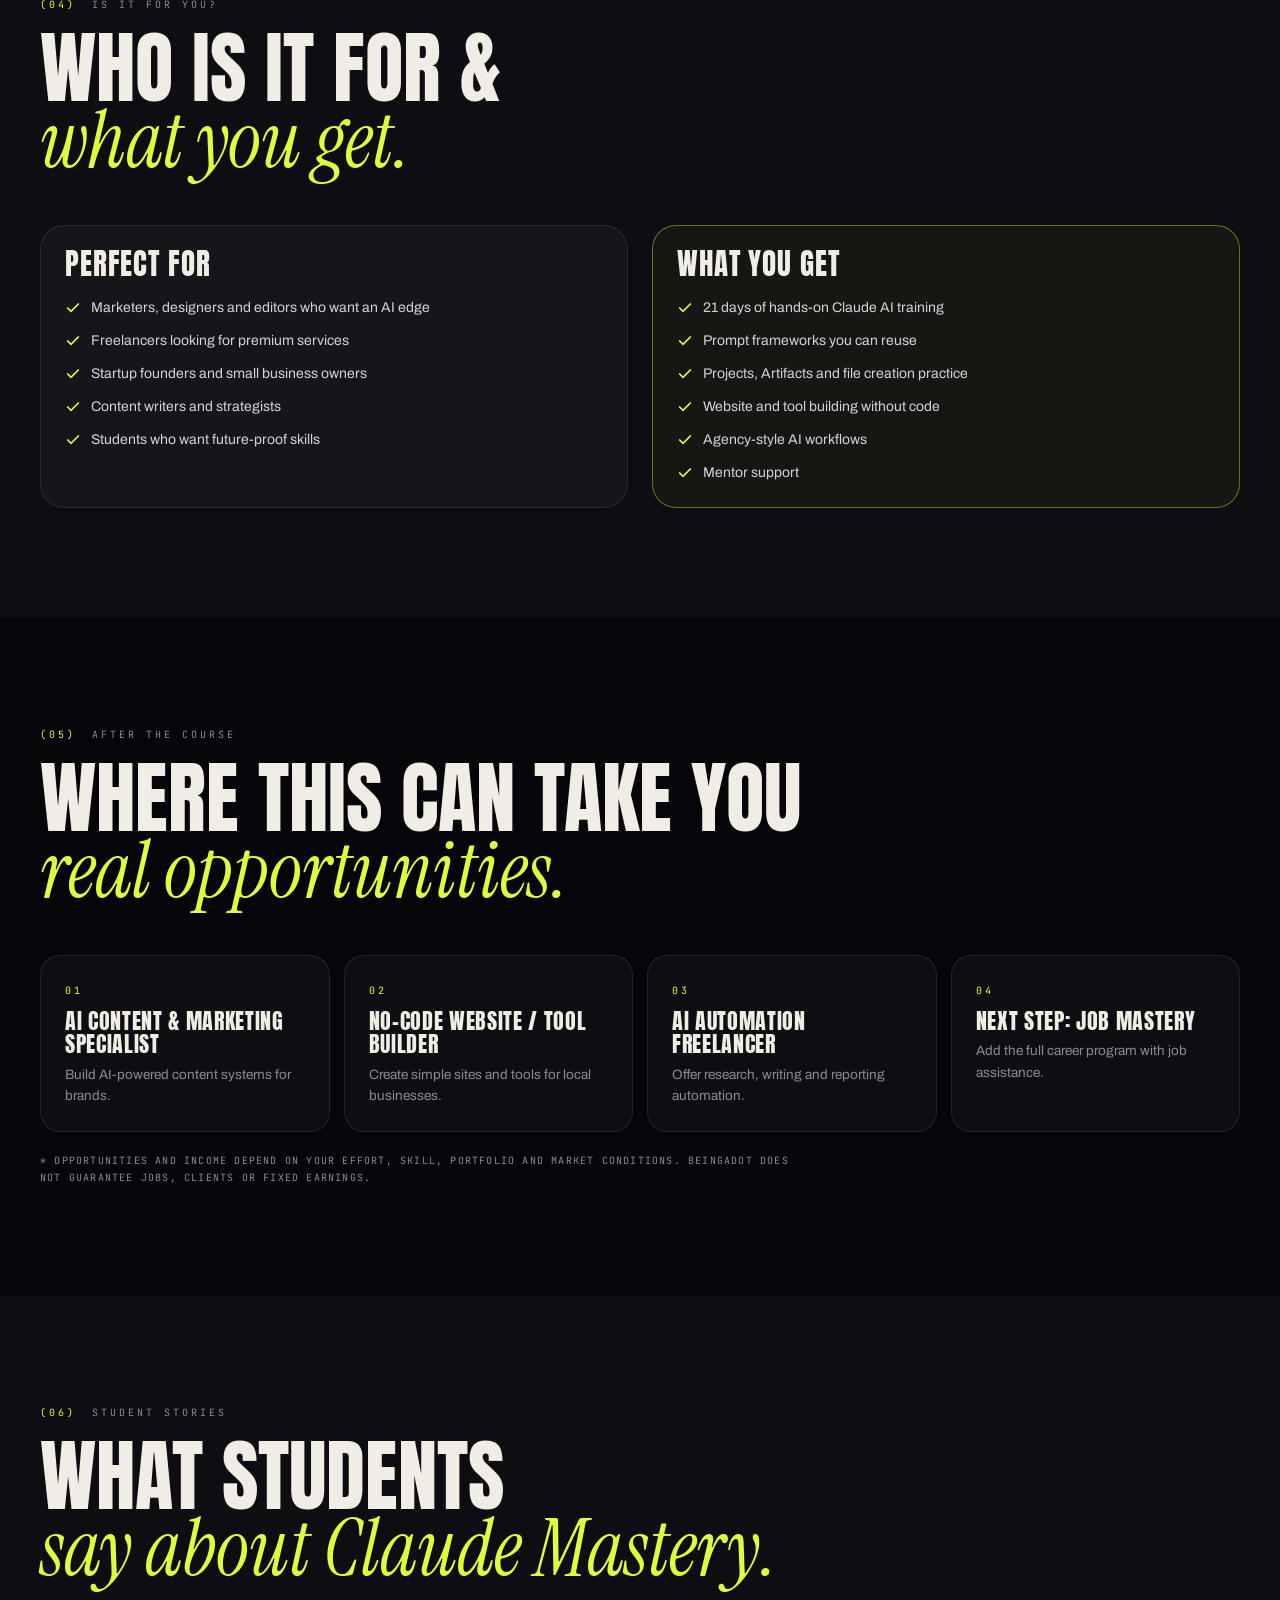
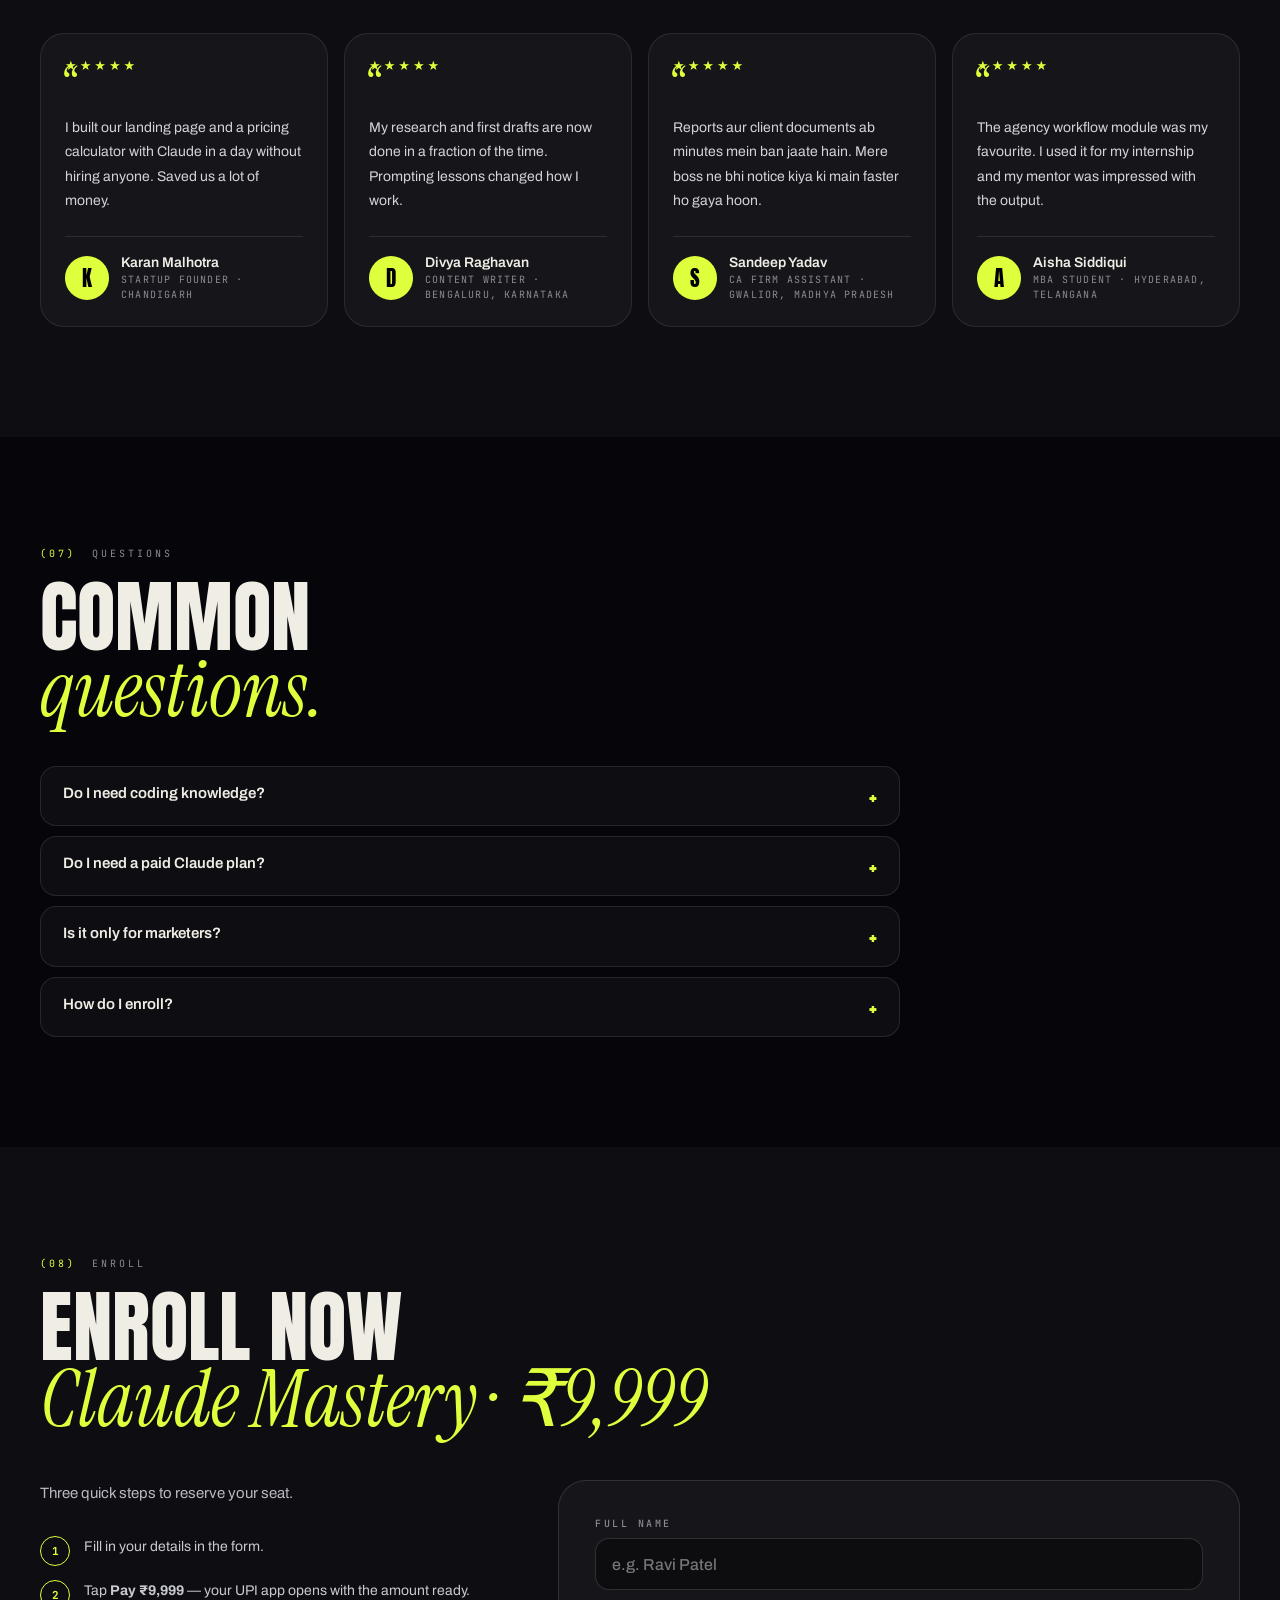
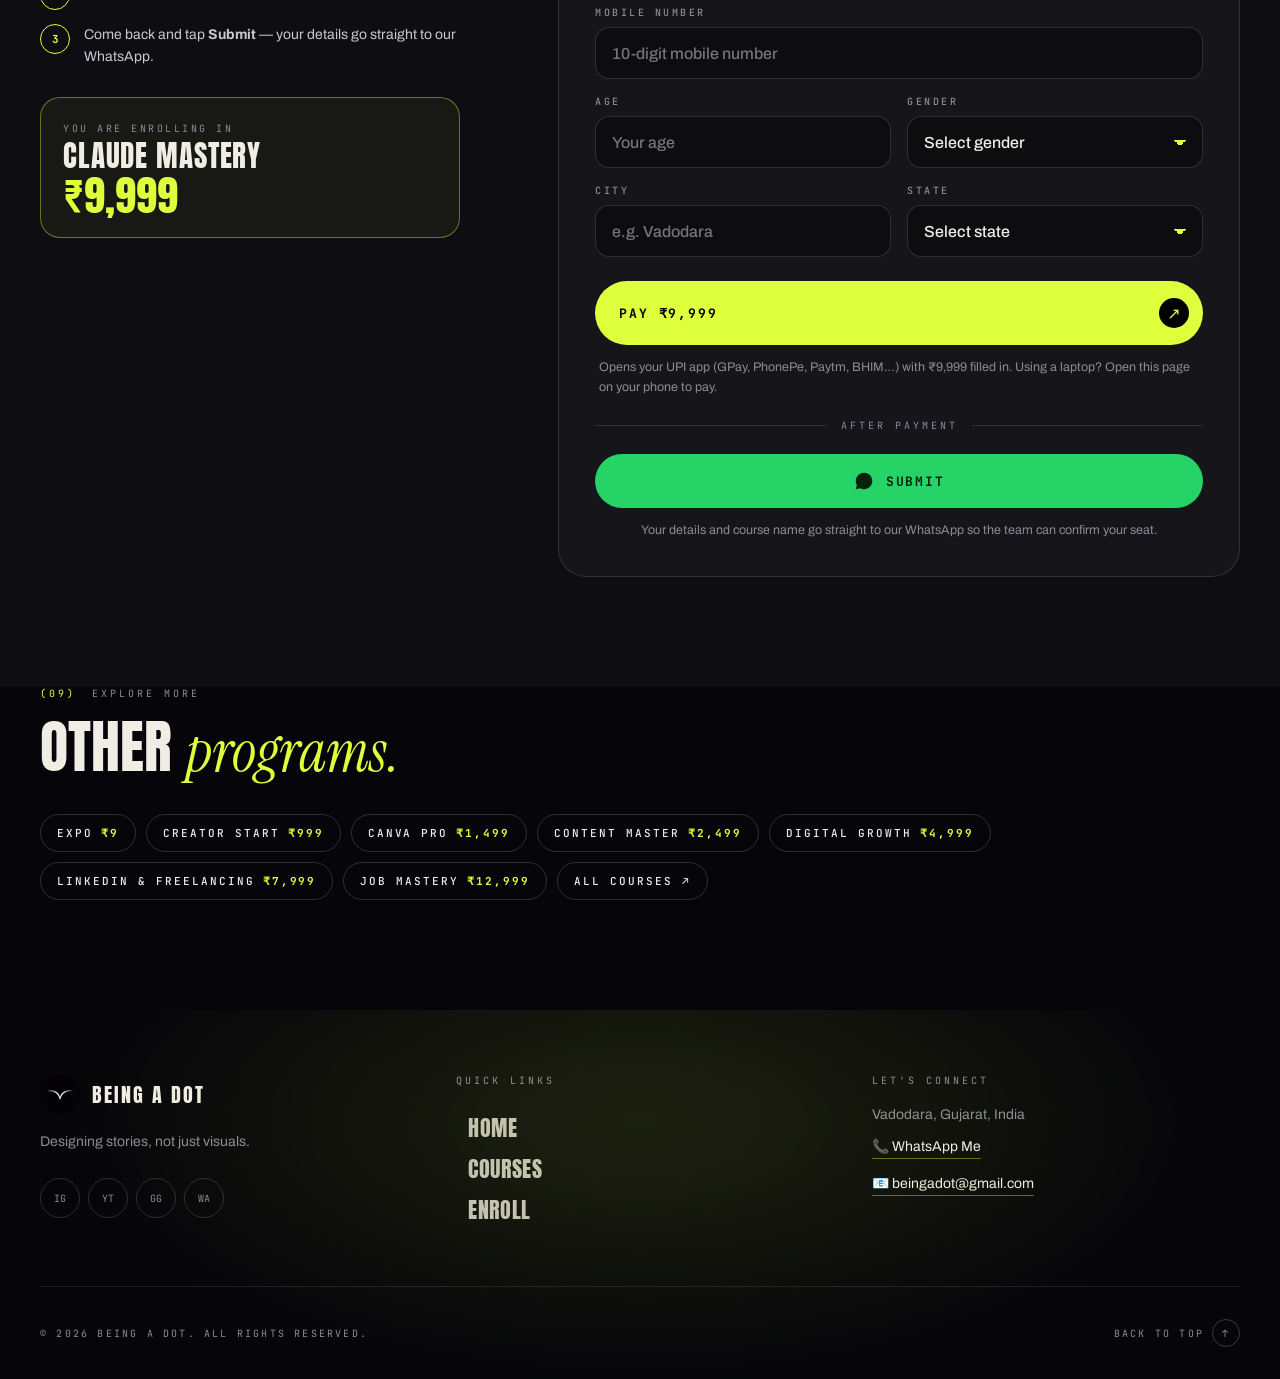
<file: claude-mastery.html>
<!doctype html>
<html lang="en">
<head>
<meta charset="UTF-8">
<meta name="viewport" content="width=device-width, initial-scale=1.0">
<title>Claude Mastery Course · ₹9,999 · BEINGADOT</title>
<meta name="description" content="Claude Mastery by BEINGADOT MARKETING — 21 Days program, ₹9,999. Learn Claude AI from basics to advanced — prompt engineering, Projects, Artifacts, file creation and automatio">
<link rel="icon" type="image/png" href="being.png">
<link rel="apple-touch-icon" href="being.png">
<link rel="preconnect" href="https://fonts.googleapis.com">
<link rel="preconnect" href="https://fonts.gstatic.com" crossorigin>
<link href="https://fonts.googleapis.com/css2?family=Anton&family=Archivo:ital,wght@0,100..900;1,100..900&family=Instrument+Serif:ital@0;1&family=JetBrains+Mono:wght@300;400;500;700&display=swap" rel="stylesheet">
<link rel="stylesheet" href="course.css">
</head>
<body>
<div id="cur"><i></i></div>
<div id="bar"></div>
<header id="hd"><div class="wrap hw">
  <a class="logo" href="index.html"><img src="being.png" alt="Logo"><span><b>BEINGADOT</b><i>Arisha · Est. 2022</i></span></a>
  <nav class="nv glass"><a href="https://beingadot.vercel.app/" target="_blank" rel="noopener noreferrer"><span>Home<sup>↗</sup></span></a><a href="https://beingapartner.vercel.app/" target="_blank" rel="noopener noreferrer"><span>About<sup>↗</sup></span></a><a href="index.html#courses"><span>Learn</span></a><a href="https://beingaseller.vercel.app/" target="_blank" rel="noopener noreferrer"><span>Store<sup>↗</sup></span></a></nav>
  <div class="r">
    <a class="talk" href="#enroll"><b>Enroll Now</b><span>↗</span></a>
    <button id="mb" class="glass" aria-label="Open menu"><span><i></i><i></i></span></button>
  </div>
</div></header>
<div id="mm"><div class="t"><span>Menu</span><button id="mx" aria-label="Close menu">✕</button></div><nav id="mn"><a href="https://beingadot.vercel.app/" target="_blank" rel="noopener noreferrer"><small>01</small><span>HOME</span></a><a href="https://beingapartner.vercel.app/" target="_blank" rel="noopener noreferrer"><small>02</small><span>ABOUT</span></a><a href="index.html#courses"><small>03</small><span>LEARN</span></a><a href="https://beingaseller.vercel.app/" target="_blank" rel="noopener noreferrer"><small>04</small><span>STORE</span></a></nav><p>Vadodara, Gujarat — India<br>beingadot@gmail.com</p></div>

<section class="ph1 ch"><div class="wrap">
  <a class="crumb" href="index.html#courses">← All courses</a>
  <div class="tag">Program 07 · New</div>
  <div class="chg">
    <div><h1 class="rv">CLAUDE MASTERY<span class="ser">work 10× faster with AI.</span></h1>
    <p class="lead rv" style="max-width:640px">Learn Claude AI from basics to advanced — prompt engineering, Projects, Artifacts, file creation and automation. Build websites and tools without coding and create AI workflows for marketing agencies and your own freelance business.</p></div>
    <div class="pcard rv"><small>Course fee</small><div class="price">₹9,999</div>
      <p>One-time fee · 21 Days · Practical Training<br>Pay securely by UPI — GPay, PhonePe, Paytm, BHIM.</p>
      <a class="enr" href="#enroll"><b>Enroll Now</b><span>↗</span></a></div>
  </div>
  <div class="facts rv"><div><small>Duration</small><b>21 DAYS</b></div><div><small>Level</small><b>INTERMEDIATE</b></div><div><small>Format</small><b>PRACTICAL TRAINING</b></div><div><small>Fee</small><b>₹9,999</b></div></div>
</div></section>

<section class="sec2"><div class="wrap">
  <div class="sh"><span class="mono acid">(01)</span><span class="mono ash">What you'll learn</span></div>
  <h2 class="t2 rv">POINT-BY-POINT<span class="ser">everything inside this course.</span></h2>
  <div class="lg"><div class="li rv"><i>01</i><div><h3>Claude AI from basics to advanced</h3><p>Understand what Claude can do and how to get the best results every time.</p></div></div><div class="li rv"><i>02</i><div><h3>Prompt engineering that works</h3><p>Write clear instructions, add context and examples, and get professional output.</p></div></div><div class="li rv"><i>03</i><div><h3>Projects, Artifacts &amp; file creation</h3><p>Organise work in Projects, build interactive Artifacts and create documents, presentations and more.</p></div></div><div class="li rv"><i>04</i><div><h3>Build websites &amp; tools without coding</h3><p>Create landing pages, calculators and simple business tools using plain-language prompts.</p></div></div><div class="li rv"><i>05</i><div><h3>Automate research &amp; writing</h3><p>Speed up market research, content drafts, scripts and client reports.</p></div></div><div class="li rv"><i>06</i><div><h3>Proposals &amp; client documents</h3><p>Generate proposals, quotations and brand documents in minutes.</p></div></div><div class="li rv"><i>07</i><div><h3>AI workflows for marketing agencies</h3><p>Plan content, ad copy, reels scripts and campaigns using repeatable AI workflows.</p></div></div><div class="li rv"><i>08</i><div><h3>Offer AI services to clients</h3><p>Package AI automation, content systems and tools as paid services.</p></div></div></div>
</div></section>

<section class="sec2" style="background:var(--coal)"><div class="wrap">
  <div class="sh"><span class="mono acid">(02)</span><span class="mono ash">Course roadmap</span></div>
  <h2 class="t2 rv">HOW THE COURSE<span class="ser">flows from start to finish.</span></h2>
  <div class="rm"><div class="rv" style="--d:0.0s"><small>PHASE 01</small><h3>CLAUDE FOUNDATIONS</h3><p>Interface, features and prompting.</p></div><div class="rv" style="--d:0.08s"><small>PHASE 02</small><h3>CREATE WITH CLAUDE</h3><p>Projects, Artifacts, files and websites.</p></div><div class="rv" style="--d:0.16s"><small>PHASE 03</small><h3>AUTOMATE WORK</h3><p>Research, writing and reporting workflows.</p></div><div class="rv" style="--d:0.24s"><small>PHASE 04</small><h3>MONETISE</h3><p>Turn AI skills into client services.</p></div></div>
</div></section>

<section class="sec2"><div class="wrap">
  <div class="sh"><span class="mono acid">(03)</span><span class="mono ash">Why now · Why India</span></div>
  <h2 class="t2 rv">WHY LEARN THIS<span class="ser">in India, right now?</span></h2>
  <div class="wg" style="margin-top:48px"><div class="rv"><small>(01)</small><h3>AI SKILLS ARE IN DEMAND ACROSS INDIA</h3><p>Startups, agencies and even small businesses want people who can use AI to produce more work in less time.</p></div><div class="rv"><small>(02)</small><h3>BUILD WITHOUT A DEVELOPER</h3><p>Create a simple business website or tool yourself instead of paying a developer — and offer the same to clients.</p></div><div class="rv"><small>(03)</small><h3>SAVE HOURS EVERY DAY</h3><p>Research, writing, planning and documentation get done in minutes, so you can take on more work.</p></div><div class="rv"><small>(04)</small><h3>STAND OUT IN JOBS AND FREELANCING</h3><p>Candidates with AI workflow skills stand out in marketing, content and operations roles.</p></div><div class="rv"><small>(05)</small><h3>UPGRADE YOUR EXISTING SKILLS</h3><p>Designers, editors and marketers become more valuable when they add AI automation.</p></div><div class="rv"><small>(06)</small><h3>FUTURE-READY</h3><p>AI tools keep improving. Learning how to work with them now keeps you relevant.</p></div></div>
</div></section>

<section class="sec2" style="background:var(--coal)"><div class="wrap">
  <div class="sh"><span class="mono acid">(04)</span><span class="mono ash">Is it for you?</span></div>
  <h2 class="t2 rv">WHO IS IT FOR &amp;<span class="ser">what you get.</span></h2>
  <div class="two"><div class="bx rv"><h3>PERFECT FOR</h3><ul><li><svg viewBox="0 0 24 24" fill="none" stroke="currentColor" stroke-width="2.6" stroke-linecap="round"><path d="M20 6L9 17l-5-5"/></svg>Marketers, designers and editors who want an AI edge</li><li><svg viewBox="0 0 24 24" fill="none" stroke="currentColor" stroke-width="2.6" stroke-linecap="round"><path d="M20 6L9 17l-5-5"/></svg>Freelancers looking for premium services</li><li><svg viewBox="0 0 24 24" fill="none" stroke="currentColor" stroke-width="2.6" stroke-linecap="round"><path d="M20 6L9 17l-5-5"/></svg>Startup founders and small business owners</li><li><svg viewBox="0 0 24 24" fill="none" stroke="currentColor" stroke-width="2.6" stroke-linecap="round"><path d="M20 6L9 17l-5-5"/></svg>Content writers and strategists</li><li><svg viewBox="0 0 24 24" fill="none" stroke="currentColor" stroke-width="2.6" stroke-linecap="round"><path d="M20 6L9 17l-5-5"/></svg>Students who want future-proof skills</li></ul></div><div class="bx hl rv" style="--d:.1s"><h3>WHAT YOU GET</h3><ul><li><svg viewBox="0 0 24 24" fill="none" stroke="currentColor" stroke-width="2.6" stroke-linecap="round"><path d="M20 6L9 17l-5-5"/></svg>21 days of hands-on Claude AI training</li><li><svg viewBox="0 0 24 24" fill="none" stroke="currentColor" stroke-width="2.6" stroke-linecap="round"><path d="M20 6L9 17l-5-5"/></svg>Prompt frameworks you can reuse</li><li><svg viewBox="0 0 24 24" fill="none" stroke="currentColor" stroke-width="2.6" stroke-linecap="round"><path d="M20 6L9 17l-5-5"/></svg>Projects, Artifacts and file creation practice</li><li><svg viewBox="0 0 24 24" fill="none" stroke="currentColor" stroke-width="2.6" stroke-linecap="round"><path d="M20 6L9 17l-5-5"/></svg>Website and tool building without code</li><li><svg viewBox="0 0 24 24" fill="none" stroke="currentColor" stroke-width="2.6" stroke-linecap="round"><path d="M20 6L9 17l-5-5"/></svg>Agency-style AI workflows</li><li><svg viewBox="0 0 24 24" fill="none" stroke="currentColor" stroke-width="2.6" stroke-linecap="round"><path d="M20 6L9 17l-5-5"/></svg>Mentor support</li></ul></div></div>
</div></section>

<section class="sec2"><div class="wrap">
  <div class="sh"><span class="mono acid">(05)</span><span class="mono ash">After the course</span></div>
  <h2 class="t2 rv">WHERE THIS CAN TAKE YOU<span class="ser">real opportunities.</span></h2>
  <div class="cr"><div class="rv"><small>01</small><h3>AI CONTENT &amp; MARKETING SPECIALIST</h3><p>Build AI-powered content systems for brands.</p></div><div class="rv"><small>02</small><h3>NO-CODE WEBSITE / TOOL BUILDER</h3><p>Create simple sites and tools for local businesses.</p></div><div class="rv"><small>03</small><h3>AI AUTOMATION FREELANCER</h3><p>Offer research, writing and reporting automation.</p></div><div class="rv"><small>04</small><h3>NEXT STEP: JOB MASTERY</h3><p>Add the full career program with job assistance.</p></div></div>
  <p class="disc">* Opportunities and income depend on your effort, skill, portfolio and market conditions. BEINGADOT does not guarantee jobs, clients or fixed earnings.</p>
</div></section>

<section class="sec2" style="background:var(--coal)"><div class="wrap">
  <div class="sh"><span class="mono acid">(06)</span><span class="mono ash">Student stories</span></div>
  <h2 class="t2 rv">WHAT STUDENTS<span class="ser">say about Claude Mastery.</span></h2>
  <div class="tg"><div class="tc rv" style="--d:0.0s"><div class="stars">★★★★★</div><div class="q">“</div><p>I built our landing page and a pricing calculator with Claude in a day without hiring anyone. Saved us a lot of money.</p><div class="who"><div class="av">K</div><div><b>Karan Malhotra</b><span>Startup founder · Chandigarh</span></div></div></div><div class="tc rv" style="--d:0.08s"><div class="stars">★★★★★</div><div class="q">“</div><p>My research and first drafts are now done in a fraction of the time. Prompting lessons changed how I work.</p><div class="who"><div class="av">D</div><div><b>Divya Raghavan</b><span>Content writer · Bengaluru, Karnataka</span></div></div></div><div class="tc rv" style="--d:0.16s"><div class="stars">★★★★★</div><div class="q">“</div><p>Reports aur client documents ab minutes mein ban jaate hain. Mere boss ne bhi notice kiya ki main faster ho gaya hoon.</p><div class="who"><div class="av">S</div><div><b>Sandeep Yadav</b><span>CA firm assistant · Gwalior, Madhya Pradesh</span></div></div></div><div class="tc rv" style="--d:0.24s"><div class="stars">★★★★★</div><div class="q">“</div><p>The agency workflow module was my favourite. I used it for my internship and my mentor was impressed with the output.</p><div class="who"><div class="av">A</div><div><b>Aisha Siddiqui</b><span>MBA student · Hyderabad, Telangana</span></div></div></div></div>
</div></section>

<section class="sec2"><div class="wrap">
  <div class="sh"><span class="mono acid">(07)</span><span class="mono ash">Questions</span></div>
  <h2 class="t2 rv">COMMON<span class="ser">questions.</span></h2>
  <div class="faq"><details><summary>Do I need coding knowledge?</summary><p>No. You build websites and tools using plain-language prompts.</p></details><details><summary>Do I need a paid Claude plan?</summary><p>Your mentor will explain which features are needed for the program during onboarding on WhatsApp.</p></details><details><summary>Is it only for marketers?</summary><p>No. Founders, students, writers and professionals can all benefit from AI workflows.</p></details><details><summary>How do I enroll?</summary><p>Fill the form, pay via UPI and submit on WhatsApp. The team will share your batch details.</p></details></div>
</div></section>

<section class="sec2 enroll" id="enroll"><div class="wrap">
  <div class="sh"><span class="mono acid">(08)</span><span class="mono ash">Enroll</span></div>
  <h2 class="t2 rv">ENROLL NOW<span class="ser">Claude Mastery · ₹9,999</span></h2>
  <div class="ef">
    <div class="rv">
      <p class="lead" style="margin-top:0">Three quick steps to reserve your seat.</p>
      <div class="steps"><div><i>1</i><span>Fill in your details in the form.</span></div><div><i>2</i><span>Tap <b>Pay ₹9,999</b> — your UPI app opens with the amount ready.</span></div><div><i>3</i><span>Come back and tap <b>Submit</b> — your details go straight to our WhatsApp.</span></div></div>
      <div class="sum"><small>You are enrolling in</small><b>CLAUDE MASTERY</b><em>₹9,999</em></div>
    </div>
    <form class="fm rv" id="fm" novalidate style="--d:.1s" data-course="Claude Mastery" data-amount="₹9,999" data-upi="upi://pay?pa=beingadot%40ibl&pn=Beingadot&am=9999.00&cu=INR&tn=Beingadot%20Payment">
      <div class="fd"><label for="nm">Full Name</label><input id="nm" name="name" type="text" autocomplete="name" placeholder="e.g. Ravi Patel" required><div class="er">Please enter your full name.</div></div>
      <div class="fd"><label for="mo">Mobile Number</label><input id="mo" name="mobile" type="tel" inputmode="numeric" autocomplete="tel-national" maxlength="10" placeholder="10-digit mobile number" required><div class="er">Enter a valid 10-digit Indian mobile number.</div></div>
      <div class="fr c2">
        <div class="fd"><label for="ag">Age</label><input id="ag" name="age" type="number" inputmode="numeric" min="10" max="80" placeholder="Your age" required><div class="er">Enter a valid age (10–80).</div></div>
        <div class="fd"><label for="gn">Gender</label><select id="gn" name="gender" required><option value="">Select gender</option><option>Male</option><option>Female</option><option>Transgender</option></select><div class="er">Please select your gender.</div></div>
      </div>
      <div class="fr c2">
        <div class="fd"><label for="ci">City</label><input id="ci" name="city" type="text" autocomplete="address-level2" placeholder="e.g. Vadodara" required><div class="er">Please enter your city.</div></div>
        <div class="fd"><label for="st">State</label><select id="st" name="state" required><option value="">Select state</option><option value="Andaman and Nicobar Islands">Andaman and Nicobar Islands</option><option value="Andhra Pradesh">Andhra Pradesh</option><option value="Arunachal Pradesh">Arunachal Pradesh</option><option value="Assam">Assam</option><option value="Bihar">Bihar</option><option value="Chandigarh">Chandigarh</option><option value="Chhattisgarh">Chhattisgarh</option><option value="Dadra and Nagar Haveli and Daman and Diu">Dadra and Nagar Haveli and Daman and Diu</option><option value="Delhi">Delhi</option><option value="Goa">Goa</option><option value="Gujarat">Gujarat</option><option value="Haryana">Haryana</option><option value="Himachal Pradesh">Himachal Pradesh</option><option value="Jammu and Kashmir">Jammu and Kashmir</option><option value="Jharkhand">Jharkhand</option><option value="Karnataka">Karnataka</option><option value="Kerala">Kerala</option><option value="Ladakh">Ladakh</option><option value="Lakshadweep">Lakshadweep</option><option value="Madhya Pradesh">Madhya Pradesh</option><option value="Maharashtra">Maharashtra</option><option value="Manipur">Manipur</option><option value="Meghalaya">Meghalaya</option><option value="Mizoram">Mizoram</option><option value="Nagaland">Nagaland</option><option value="Odisha">Odisha</option><option value="Puducherry">Puducherry</option><option value="Punjab">Punjab</option><option value="Rajasthan">Rajasthan</option><option value="Sikkim">Sikkim</option><option value="Tamil Nadu">Tamil Nadu</option><option value="Telangana">Telangana</option><option value="Tripura">Tripura</option><option value="Uttar Pradesh">Uttar Pradesh</option><option value="Uttarakhand">Uttarakhand</option><option value="West Bengal">West Bengal</option></select><div class="er">Please select your state.</div></div>
      </div>
      <button type="button" class="pay" id="pay"><b>Pay ₹9,999</b><span>↗</span></button>
      <p class="note">Opens your UPI app (GPay, PhonePe, Paytm, BHIM…) with ₹9,999 filled in. Using a laptop? Open this page on your phone to pay.</p>
      <div class="or">after payment</div>
      <button type="submit" class="sub" id="sub"><svg viewBox="0 0 24 24" fill="currentColor"><path d="M12.04 2C6.58 2 2.13 6.45 2.13 11.91c0 1.75.46 3.45 1.32 4.95L2.05 22l5.25-1.38a9.9 9.9 0 004.74 1.21c5.46 0 9.91-4.45 9.91-9.92 0-2.65-1.03-5.14-2.9-7.01A9.85 9.85 0 0012.04 2z"/></svg>Submit</button>
      <p class="note" style="text-align:center">Your details and course name go straight to our WhatsApp so the team can confirm your seat.</p>
    </form>
  </div>
</div></section>

<section class="sec2" style="padding-top:0"><div class="wrap">
  <div class="sh"><span class="mono acid">(09)</span><span class="mono ash">Explore more</span></div>
  <h2 class="t2 rv" style="font-size:clamp(2rem,5vw,3.6rem)">OTHER <span class="ser" style="display:inline">programs.</span></h2>
  <div class="oc"><a href="expo.html">Expo<b>₹9</b></a><a href="creator-start.html">Creator Start<b>₹999</b></a><a href="canva-pro.html">Canva Pro<b>₹1,499</b></a><a href="content-master.html">Content Master<b>₹2,499</b></a><a href="digital-growth.html">Digital Growth<b>₹4,999</b></a><a href="linkedin-freelancing.html">LinkedIn &amp; Freelancing<b>₹7,999</b></a><a href="job-mastery.html">Job Mastery<b>₹12,999</b></a><a href="index.html#courses">All courses ↗</a></div>
</div></section>

<footer id="contact" style="padding-top:64px"><div class="glow"></div><div class="wrap">
  <div class="fg" style="margin-top:0;border-top:0;padding-top:0">
    <div><div class="fb"><img src="being.png" alt="Being a Dot Logo"><h3>BEING A DOT</h3></div><p class="ash" style="margin-top:16px;max-width:280px;font-size:14px;line-height:1.7">Designing stories, not just visuals.</p>
      <div class="so"><a href="https://instagram.com/beingadot.in" target="_blank" rel="noopener noreferrer">IG</a><a href="https://www.youtube.com/@BEINGADOT" target="_blank" rel="noopener noreferrer">YT</a><a href="https://g.page/r/CXF6Lsrst-K8EBM/review" target="_blank" rel="noopener noreferrer">GG</a><a href="https://wa.me/917564024877" target="_blank" rel="noopener noreferrer">WA</a></div></div>
    <div><h3 class="l">Quick Links</h3><ul class="ql" style="margin-top:20px"><li><a href="index.html">HOME</a></li><li><a href="index.html#courses">COURSES</a></li><li><a href="#enroll">ENROLL</a></li></ul></div>
    <div class="cn"><h3 class="l">Let's Connect</h3><div style="margin-top:20px"><p class="ash">Vadodara, Gujarat, India</p><p><a href="https://wa.me/917564024877" target="_blank" rel="noopener noreferrer">📞 WhatsApp Me</a></p><p><a href="mailto:beingadot@gmail.com">📧 beingadot@gmail.com</a></p></div></div>
  </div>
  <div class="fbt"><span>© 2026 Being a Dot. All rights reserved.</span><button id="top" type="button">Back to top <i>↑</i></button></div>
</div></footer>

<a class="wa" id="wa" href="https://wa.me/917564024877?text=Hi%20BEINGADOT%20MARKETING%21%20I&#x27;m%20interested%20in%20the%20Claude%20Mastery%20course.%20Could%20you%20share%20more%20details%3F" target="_blank" rel="noopener noreferrer" aria-label="WhatsApp"><svg viewBox="0 0 24 24" fill="currentColor"><path d="M12.04 2C6.58 2 2.13 6.45 2.13 11.91c0 1.75.46 3.45 1.32 4.95L2.05 22l5.25-1.38a9.9 9.9 0 004.74 1.21c5.46 0 9.91-4.45 9.91-9.92 0-2.65-1.03-5.14-2.9-7.01A9.85 9.85 0 0012.04 2z"/></svg></a>
<script src="course.js"></script>
</body>
</html>
</file>
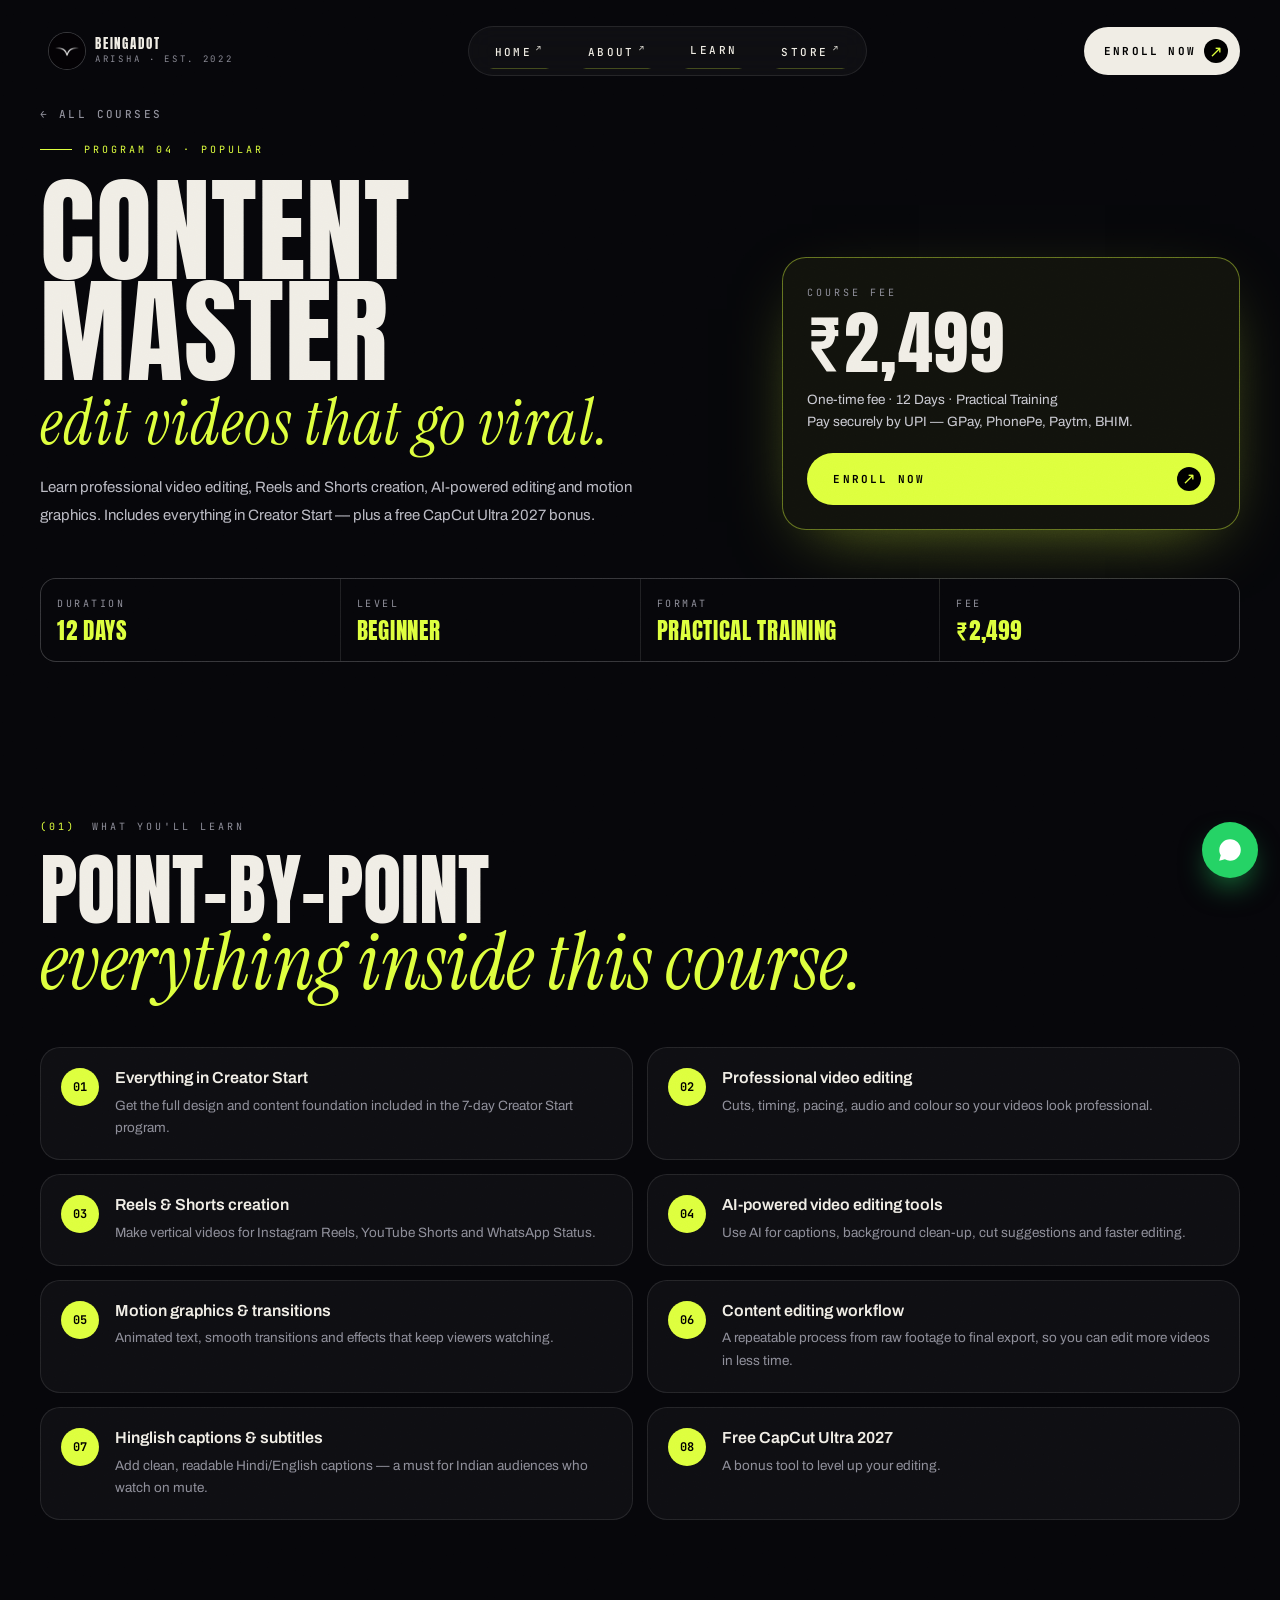
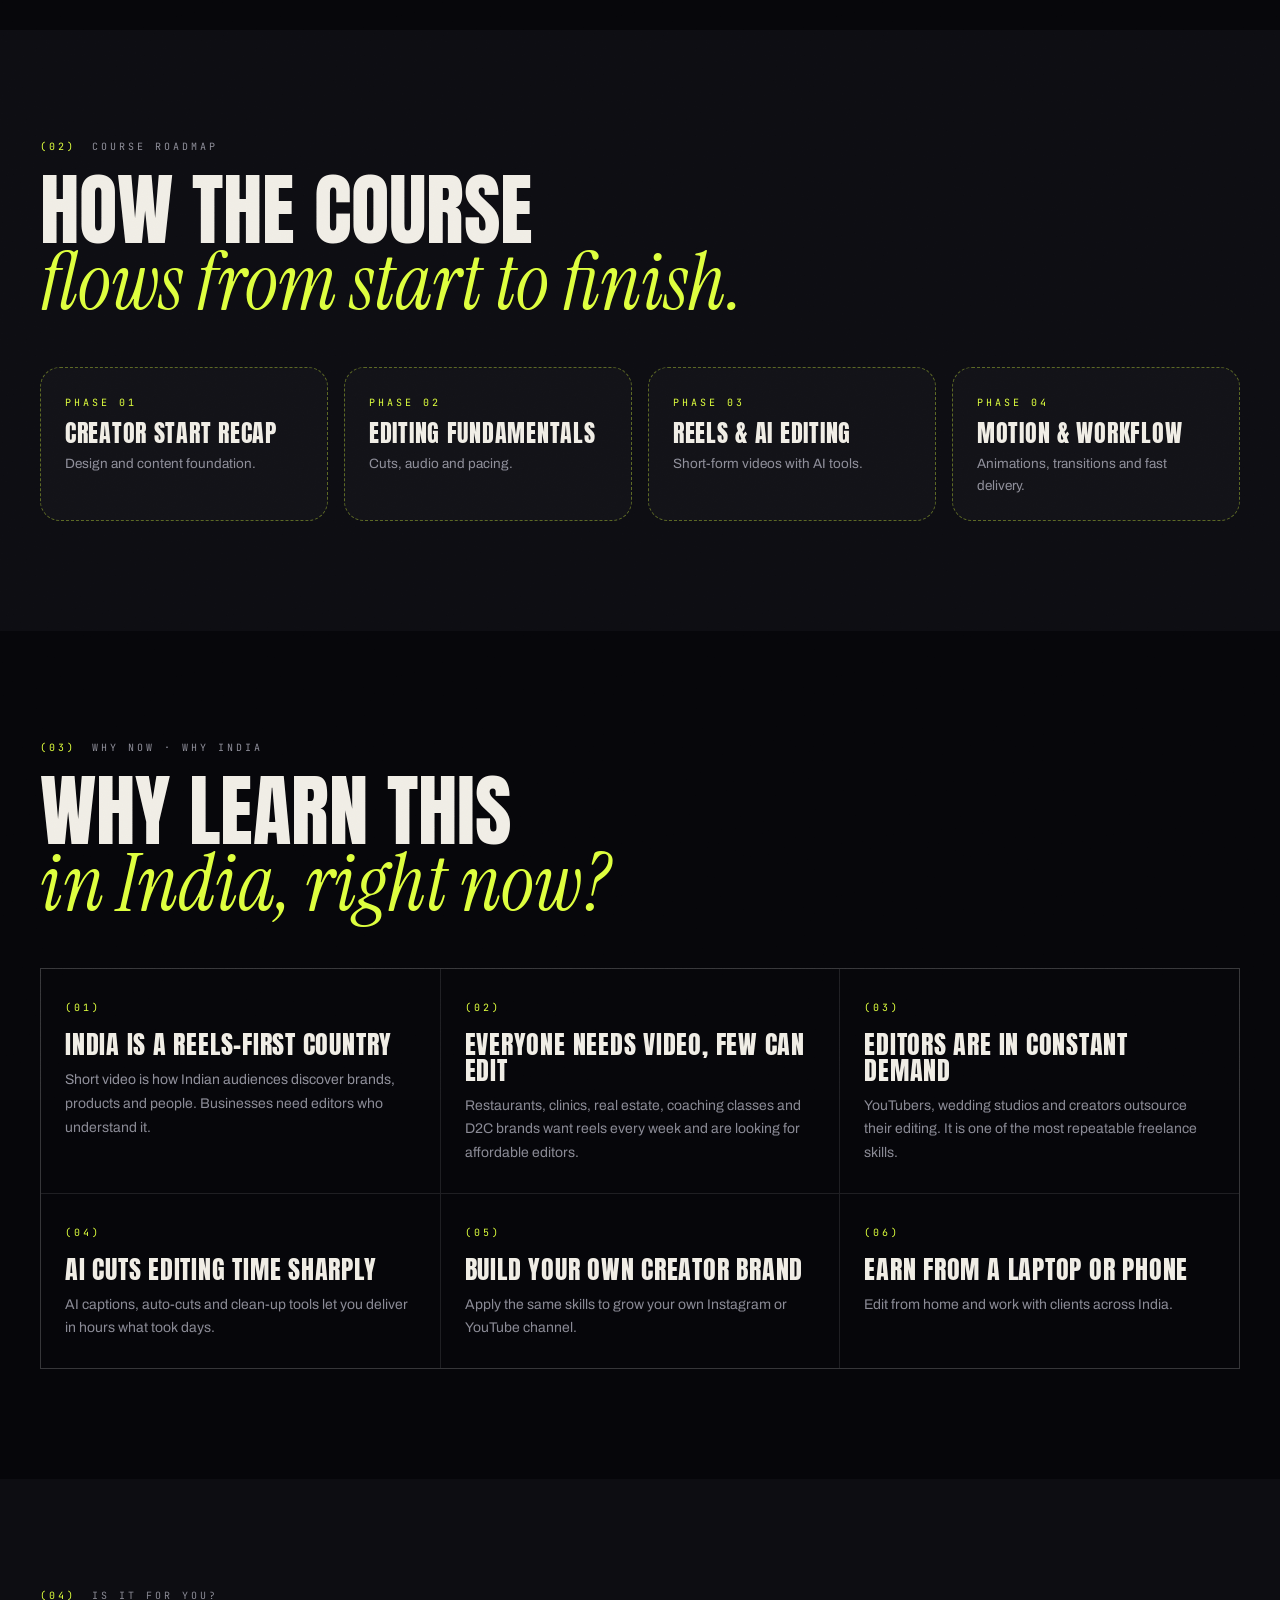
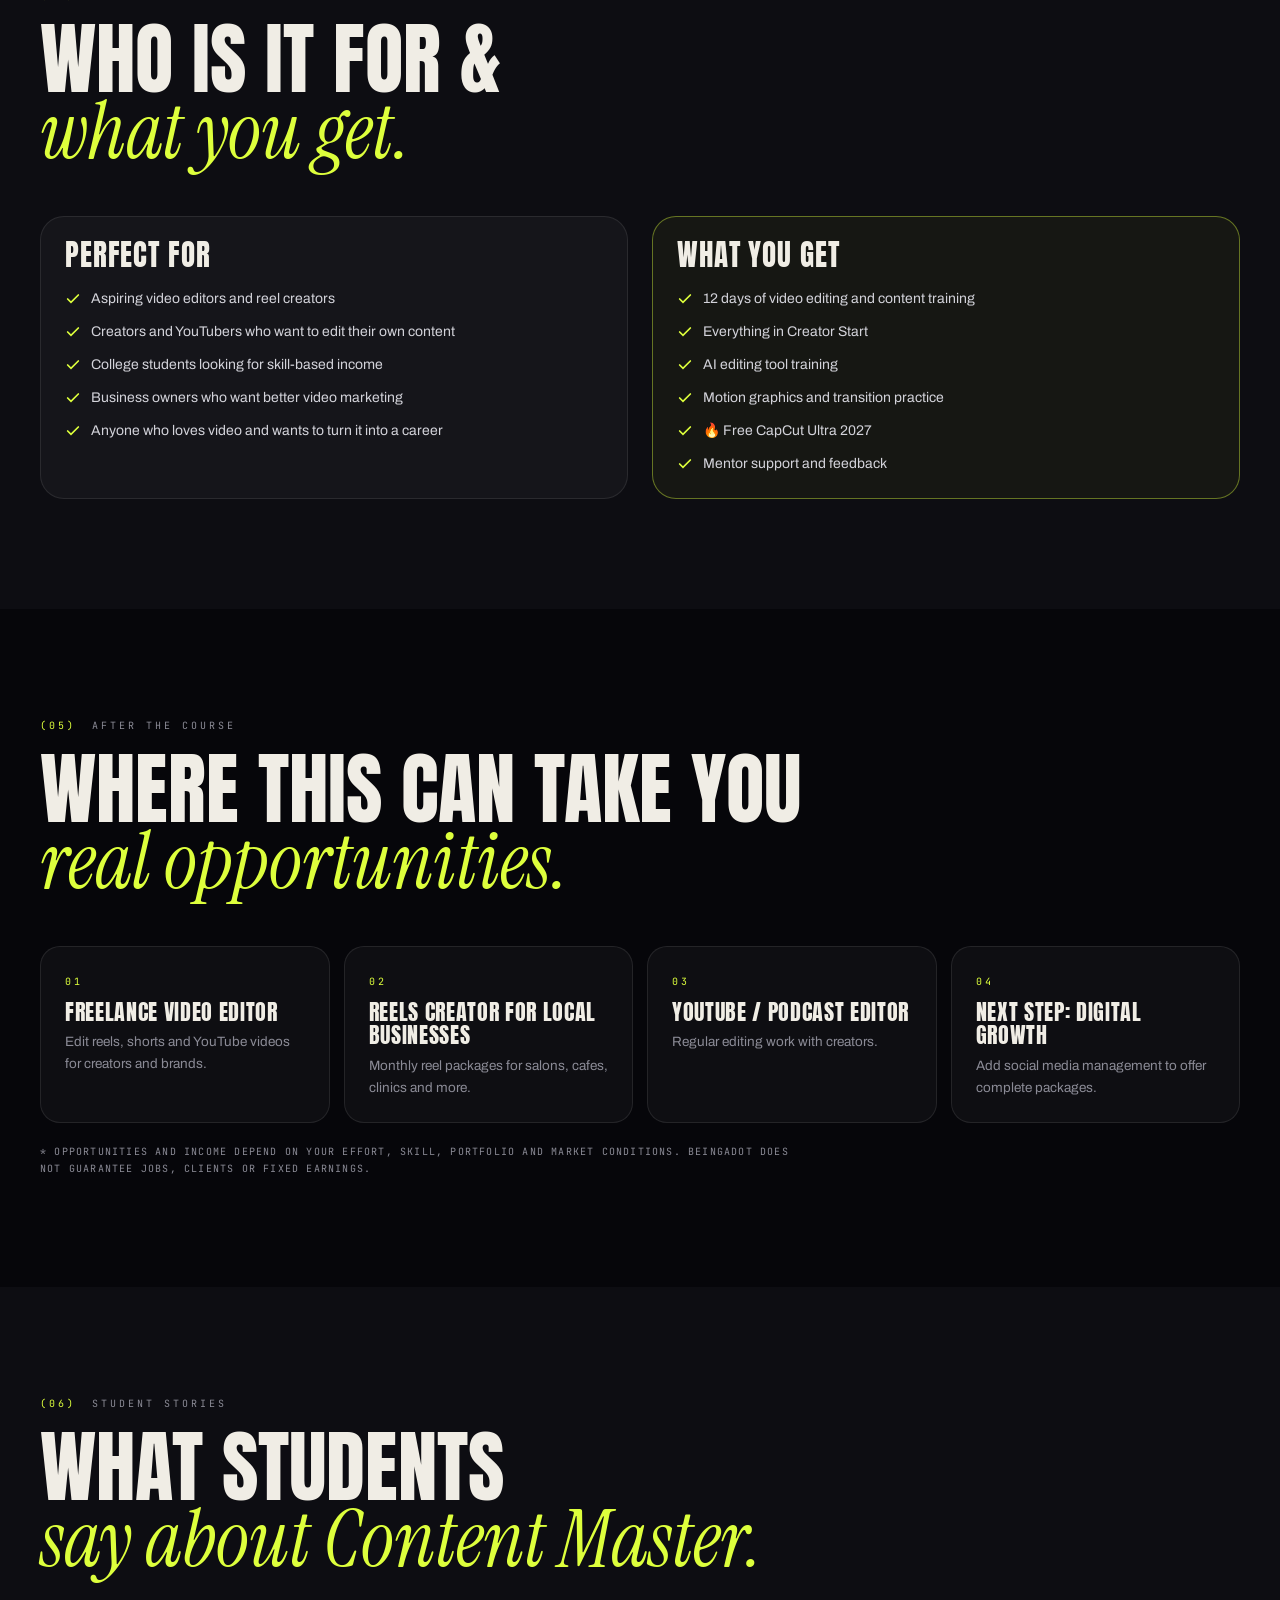
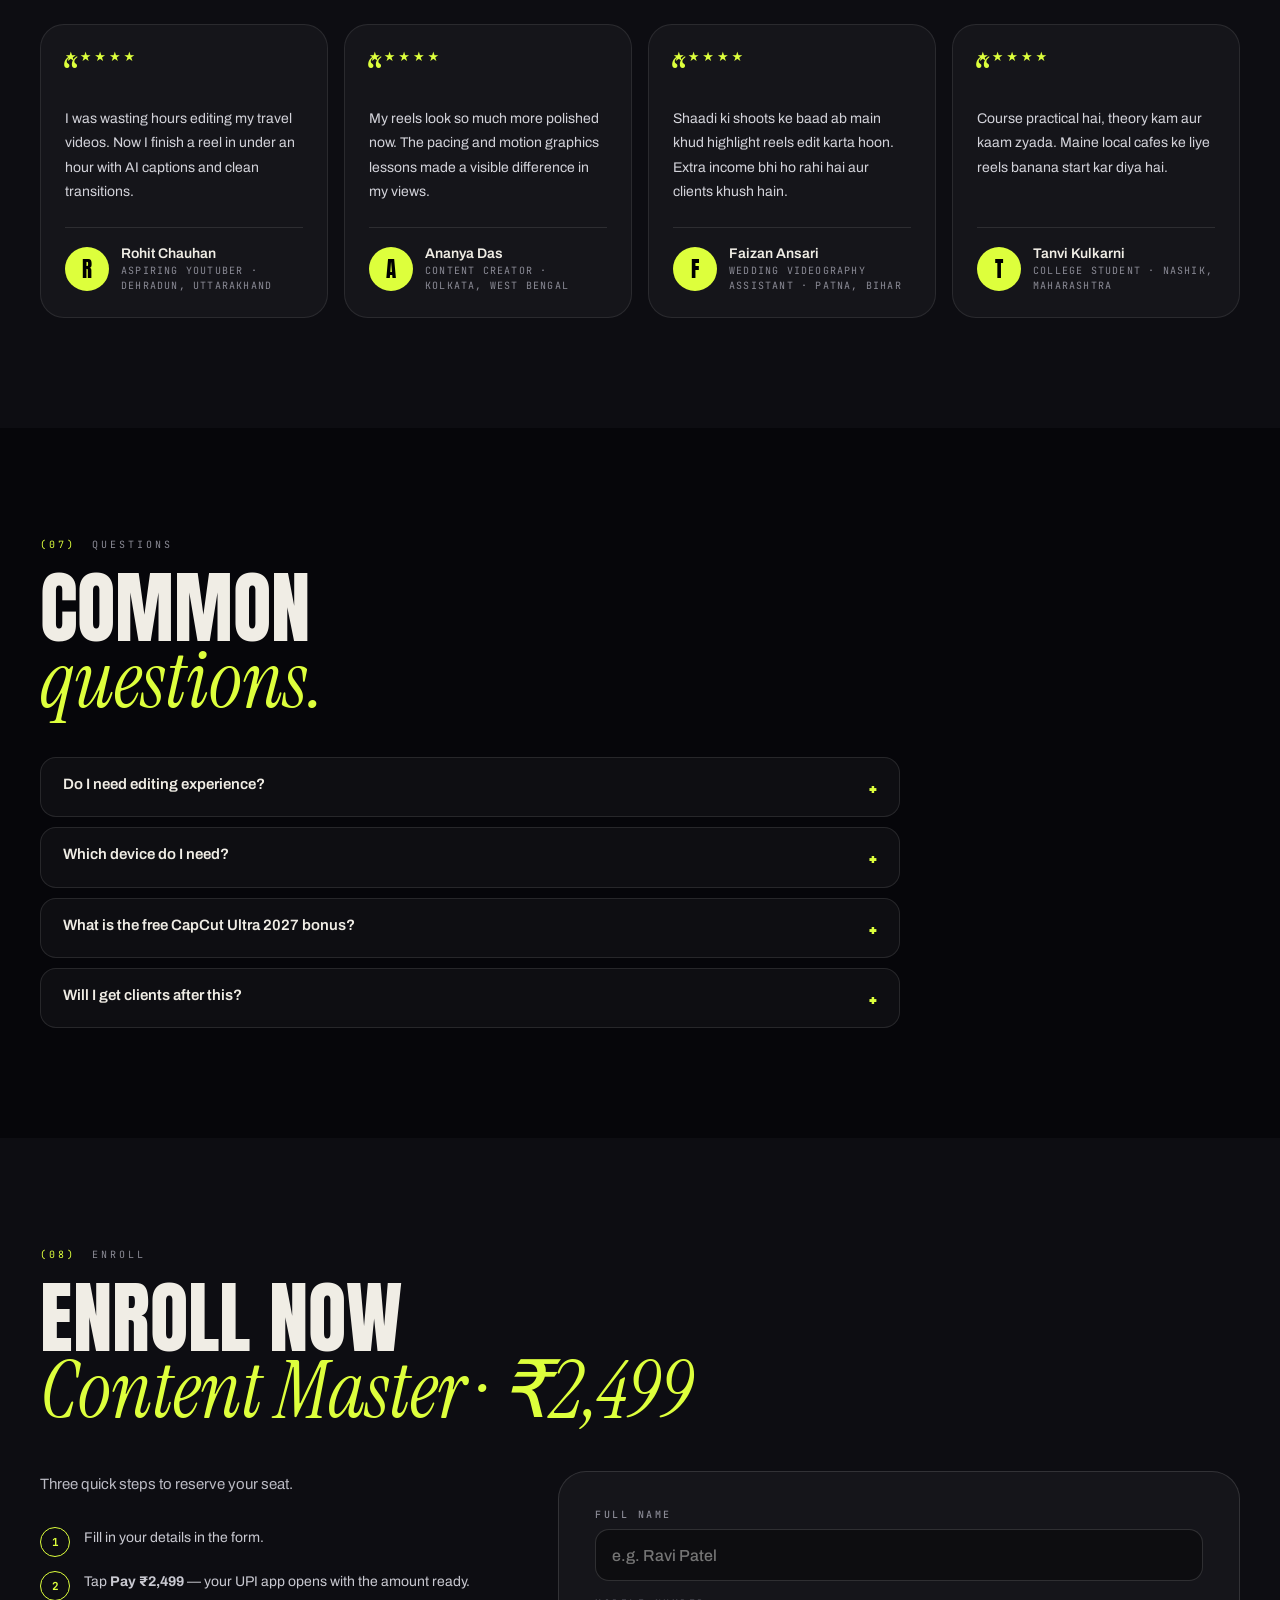
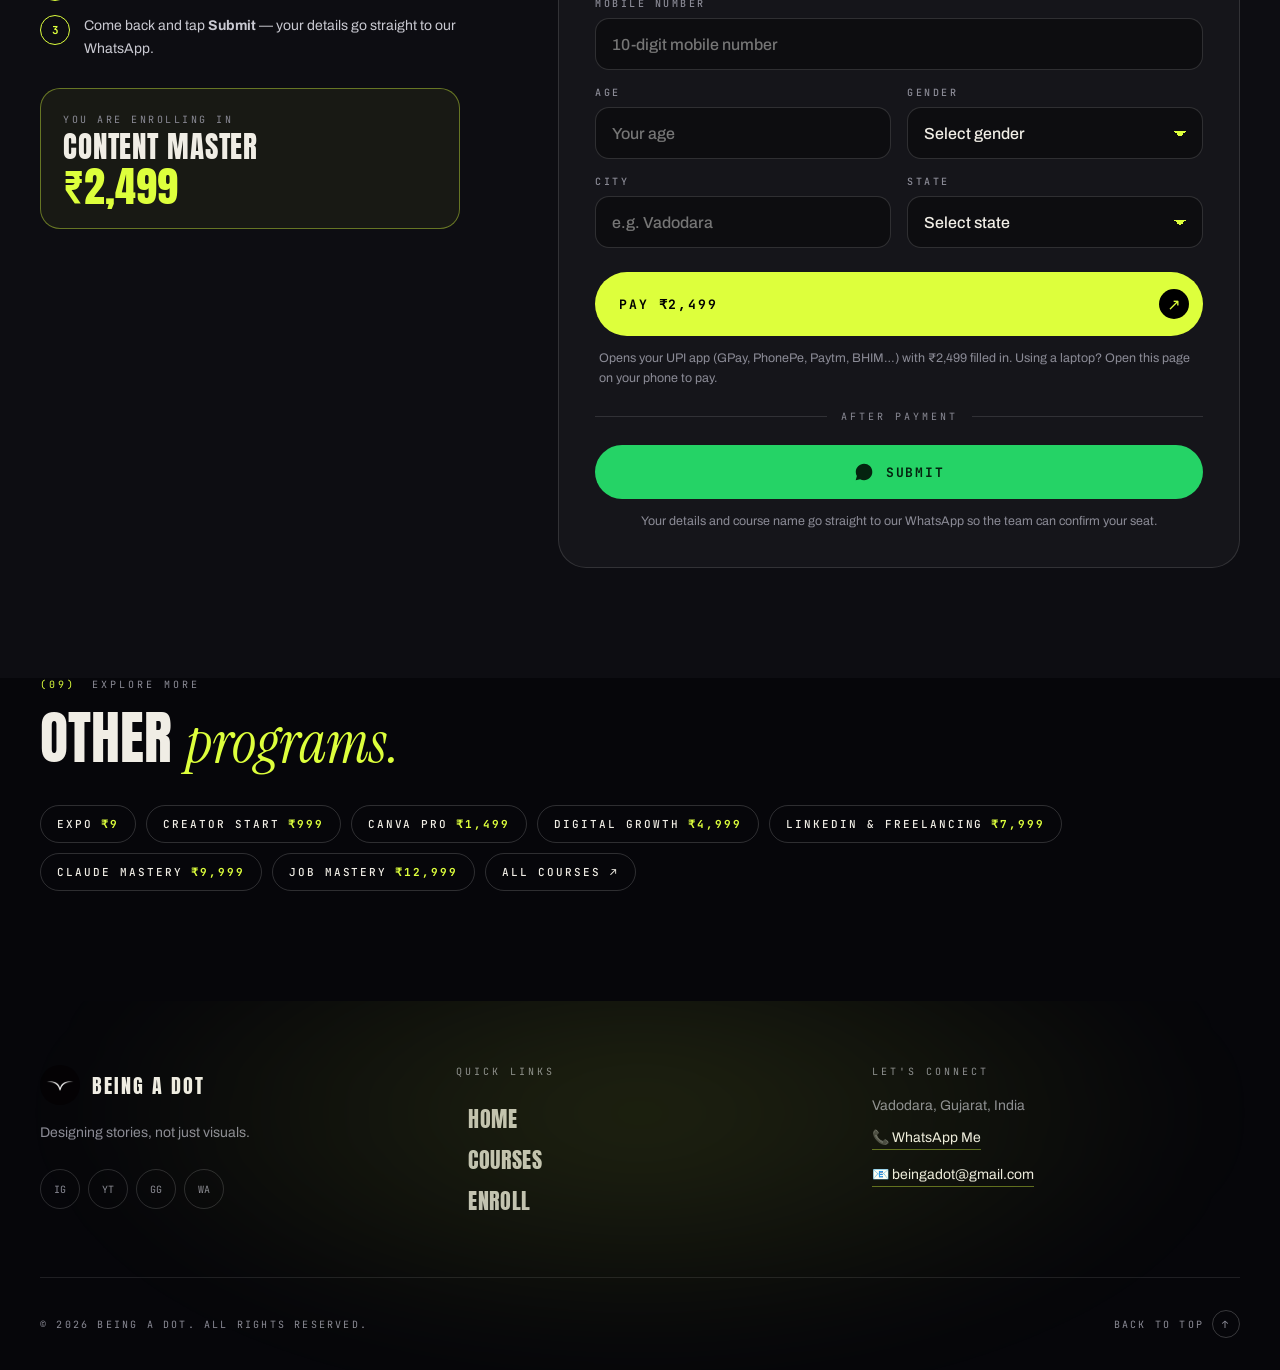
<file: content-master.html>
<!doctype html>
<html lang="en">
<head>
<meta charset="UTF-8">
<meta name="viewport" content="width=device-width, initial-scale=1.0">
<title>Content Master Course · ₹2,499 · BEINGADOT</title>
<meta name="description" content="Content Master by BEINGADOT MARKETING — 12 Days program, ₹2,499. Learn professional video editing, Reels and Shorts creation, AI-powered editing and motion graphics. Includes ">
<link rel="icon" type="image/png" href="being.png">
<link rel="apple-touch-icon" href="being.png">
<link rel="preconnect" href="https://fonts.googleapis.com">
<link rel="preconnect" href="https://fonts.gstatic.com" crossorigin>
<link href="https://fonts.googleapis.com/css2?family=Anton&family=Archivo:ital,wght@0,100..900;1,100..900&family=Instrument+Serif:ital@0;1&family=JetBrains+Mono:wght@300;400;500;700&display=swap" rel="stylesheet">
<link rel="stylesheet" href="course.css">
</head>
<body>
<div id="cur"><i></i></div>
<div id="bar"></div>
<header id="hd"><div class="wrap hw">
  <a class="logo" href="index.html"><img src="being.png" alt="Logo"><span><b>BEINGADOT</b><i>Arisha · Est. 2022</i></span></a>
  <nav class="nv glass"><a href="https://beingadot.vercel.app/" target="_blank" rel="noopener noreferrer"><span>Home<sup>↗</sup></span></a><a href="https://beingapartner.vercel.app/" target="_blank" rel="noopener noreferrer"><span>About<sup>↗</sup></span></a><a href="index.html#courses"><span>Learn</span></a><a href="https://beingaseller.vercel.app/" target="_blank" rel="noopener noreferrer"><span>Store<sup>↗</sup></span></a></nav>
  <div class="r">
    <a class="talk" href="#enroll"><b>Enroll Now</b><span>↗</span></a>
    <button id="mb" class="glass" aria-label="Open menu"><span><i></i><i></i></span></button>
  </div>
</div></header>
<div id="mm"><div class="t"><span>Menu</span><button id="mx" aria-label="Close menu">✕</button></div><nav id="mn"><a href="https://beingadot.vercel.app/" target="_blank" rel="noopener noreferrer"><small>01</small><span>HOME</span></a><a href="https://beingapartner.vercel.app/" target="_blank" rel="noopener noreferrer"><small>02</small><span>ABOUT</span></a><a href="index.html#courses"><small>03</small><span>LEARN</span></a><a href="https://beingaseller.vercel.app/" target="_blank" rel="noopener noreferrer"><small>04</small><span>STORE</span></a></nav><p>Vadodara, Gujarat — India<br>beingadot@gmail.com</p></div>

<section class="ph1 ch"><div class="wrap">
  <a class="crumb" href="index.html#courses">← All courses</a>
  <div class="tag">Program 04 · Popular</div>
  <div class="chg">
    <div><h1 class="rv">CONTENT MASTER<span class="ser">edit videos that go viral.</span></h1>
    <p class="lead rv" style="max-width:640px">Learn professional video editing, Reels and Shorts creation, AI-powered editing and motion graphics. Includes everything in Creator Start — plus a free CapCut Ultra 2027 bonus.</p></div>
    <div class="pcard rv"><small>Course fee</small><div class="price">₹2,499</div>
      <p>One-time fee · 12 Days · Practical Training<br>Pay securely by UPI — GPay, PhonePe, Paytm, BHIM.</p>
      <a class="enr" href="#enroll"><b>Enroll Now</b><span>↗</span></a></div>
  </div>
  <div class="facts rv"><div><small>Duration</small><b>12 DAYS</b></div><div><small>Level</small><b>BEGINNER</b></div><div><small>Format</small><b>PRACTICAL TRAINING</b></div><div><small>Fee</small><b>₹2,499</b></div></div>
</div></section>

<section class="sec2"><div class="wrap">
  <div class="sh"><span class="mono acid">(01)</span><span class="mono ash">What you'll learn</span></div>
  <h2 class="t2 rv">POINT-BY-POINT<span class="ser">everything inside this course.</span></h2>
  <div class="lg"><div class="li rv"><i>01</i><div><h3>Everything in Creator Start</h3><p>Get the full design and content foundation included in the 7-day Creator Start program.</p></div></div><div class="li rv"><i>02</i><div><h3>Professional video editing</h3><p>Cuts, timing, pacing, audio and colour so your videos look professional.</p></div></div><div class="li rv"><i>03</i><div><h3>Reels &amp; Shorts creation</h3><p>Make vertical videos for Instagram Reels, YouTube Shorts and WhatsApp Status.</p></div></div><div class="li rv"><i>04</i><div><h3>AI-powered video editing tools</h3><p>Use AI for captions, background clean-up, cut suggestions and faster editing.</p></div></div><div class="li rv"><i>05</i><div><h3>Motion graphics &amp; transitions</h3><p>Animated text, smooth transitions and effects that keep viewers watching.</p></div></div><div class="li rv"><i>06</i><div><h3>Content editing workflow</h3><p>A repeatable process from raw footage to final export, so you can edit more videos in less time.</p></div></div><div class="li rv"><i>07</i><div><h3>Hinglish captions &amp; subtitles</h3><p>Add clean, readable Hindi/English captions — a must for Indian audiences who watch on mute.</p></div></div><div class="li rv"><i>08</i><div><h3>Free CapCut Ultra 2027</h3><p>A bonus tool to level up your editing.</p></div></div></div>
</div></section>

<section class="sec2" style="background:var(--coal)"><div class="wrap">
  <div class="sh"><span class="mono acid">(02)</span><span class="mono ash">Course roadmap</span></div>
  <h2 class="t2 rv">HOW THE COURSE<span class="ser">flows from start to finish.</span></h2>
  <div class="rm"><div class="rv" style="--d:0.0s"><small>PHASE 01</small><h3>CREATOR START RECAP</h3><p>Design and content foundation.</p></div><div class="rv" style="--d:0.08s"><small>PHASE 02</small><h3>EDITING FUNDAMENTALS</h3><p>Cuts, audio and pacing.</p></div><div class="rv" style="--d:0.16s"><small>PHASE 03</small><h3>REELS &amp; AI EDITING</h3><p>Short-form videos with AI tools.</p></div><div class="rv" style="--d:0.24s"><small>PHASE 04</small><h3>MOTION &amp; WORKFLOW</h3><p>Animations, transitions and fast delivery.</p></div></div>
</div></section>

<section class="sec2"><div class="wrap">
  <div class="sh"><span class="mono acid">(03)</span><span class="mono ash">Why now · Why India</span></div>
  <h2 class="t2 rv">WHY LEARN THIS<span class="ser">in India, right now?</span></h2>
  <div class="wg" style="margin-top:48px"><div class="rv"><small>(01)</small><h3>INDIA IS A REELS-FIRST COUNTRY</h3><p>Short video is how Indian audiences discover brands, products and people. Businesses need editors who understand it.</p></div><div class="rv"><small>(02)</small><h3>EVERYONE NEEDS VIDEO, FEW CAN EDIT</h3><p>Restaurants, clinics, real estate, coaching classes and D2C brands want reels every week and are looking for affordable editors.</p></div><div class="rv"><small>(03)</small><h3>EDITORS ARE IN CONSTANT DEMAND</h3><p>YouTubers, wedding studios and creators outsource their editing. It is one of the most repeatable freelance skills.</p></div><div class="rv"><small>(04)</small><h3>AI CUTS EDITING TIME SHARPLY</h3><p>AI captions, auto-cuts and clean-up tools let you deliver in hours what took days.</p></div><div class="rv"><small>(05)</small><h3>BUILD YOUR OWN CREATOR BRAND</h3><p>Apply the same skills to grow your own Instagram or YouTube channel.</p></div><div class="rv"><small>(06)</small><h3>EARN FROM A LAPTOP OR PHONE</h3><p>Edit from home and work with clients across India.</p></div></div>
</div></section>

<section class="sec2" style="background:var(--coal)"><div class="wrap">
  <div class="sh"><span class="mono acid">(04)</span><span class="mono ash">Is it for you?</span></div>
  <h2 class="t2 rv">WHO IS IT FOR &amp;<span class="ser">what you get.</span></h2>
  <div class="two"><div class="bx rv"><h3>PERFECT FOR</h3><ul><li><svg viewBox="0 0 24 24" fill="none" stroke="currentColor" stroke-width="2.6" stroke-linecap="round"><path d="M20 6L9 17l-5-5"/></svg>Aspiring video editors and reel creators</li><li><svg viewBox="0 0 24 24" fill="none" stroke="currentColor" stroke-width="2.6" stroke-linecap="round"><path d="M20 6L9 17l-5-5"/></svg>Creators and YouTubers who want to edit their own content</li><li><svg viewBox="0 0 24 24" fill="none" stroke="currentColor" stroke-width="2.6" stroke-linecap="round"><path d="M20 6L9 17l-5-5"/></svg>College students looking for skill-based income</li><li><svg viewBox="0 0 24 24" fill="none" stroke="currentColor" stroke-width="2.6" stroke-linecap="round"><path d="M20 6L9 17l-5-5"/></svg>Business owners who want better video marketing</li><li><svg viewBox="0 0 24 24" fill="none" stroke="currentColor" stroke-width="2.6" stroke-linecap="round"><path d="M20 6L9 17l-5-5"/></svg>Anyone who loves video and wants to turn it into a career</li></ul></div><div class="bx hl rv" style="--d:.1s"><h3>WHAT YOU GET</h3><ul><li><svg viewBox="0 0 24 24" fill="none" stroke="currentColor" stroke-width="2.6" stroke-linecap="round"><path d="M20 6L9 17l-5-5"/></svg>12 days of video editing and content training</li><li><svg viewBox="0 0 24 24" fill="none" stroke="currentColor" stroke-width="2.6" stroke-linecap="round"><path d="M20 6L9 17l-5-5"/></svg>Everything in Creator Start</li><li><svg viewBox="0 0 24 24" fill="none" stroke="currentColor" stroke-width="2.6" stroke-linecap="round"><path d="M20 6L9 17l-5-5"/></svg>AI editing tool training</li><li><svg viewBox="0 0 24 24" fill="none" stroke="currentColor" stroke-width="2.6" stroke-linecap="round"><path d="M20 6L9 17l-5-5"/></svg>Motion graphics and transition practice</li><li><svg viewBox="0 0 24 24" fill="none" stroke="currentColor" stroke-width="2.6" stroke-linecap="round"><path d="M20 6L9 17l-5-5"/></svg>🔥 Free CapCut Ultra 2027</li><li><svg viewBox="0 0 24 24" fill="none" stroke="currentColor" stroke-width="2.6" stroke-linecap="round"><path d="M20 6L9 17l-5-5"/></svg>Mentor support and feedback</li></ul></div></div>
</div></section>

<section class="sec2"><div class="wrap">
  <div class="sh"><span class="mono acid">(05)</span><span class="mono ash">After the course</span></div>
  <h2 class="t2 rv">WHERE THIS CAN TAKE YOU<span class="ser">real opportunities.</span></h2>
  <div class="cr"><div class="rv"><small>01</small><h3>FREELANCE VIDEO EDITOR</h3><p>Edit reels, shorts and YouTube videos for creators and brands.</p></div><div class="rv"><small>02</small><h3>REELS CREATOR FOR LOCAL BUSINESSES</h3><p>Monthly reel packages for salons, cafes, clinics and more.</p></div><div class="rv"><small>03</small><h3>YOUTUBE / PODCAST EDITOR</h3><p>Regular editing work with creators.</p></div><div class="rv"><small>04</small><h3>NEXT STEP: DIGITAL GROWTH</h3><p>Add social media management to offer complete packages.</p></div></div>
  <p class="disc">* Opportunities and income depend on your effort, skill, portfolio and market conditions. BEINGADOT does not guarantee jobs, clients or fixed earnings.</p>
</div></section>

<section class="sec2" style="background:var(--coal)"><div class="wrap">
  <div class="sh"><span class="mono acid">(06)</span><span class="mono ash">Student stories</span></div>
  <h2 class="t2 rv">WHAT STUDENTS<span class="ser">say about Content Master.</span></h2>
  <div class="tg"><div class="tc rv" style="--d:0.0s"><div class="stars">★★★★★</div><div class="q">“</div><p>I was wasting hours editing my travel videos. Now I finish a reel in under an hour with AI captions and clean transitions.</p><div class="who"><div class="av">R</div><div><b>Rohit Chauhan</b><span>Aspiring YouTuber · Dehradun, Uttarakhand</span></div></div></div><div class="tc rv" style="--d:0.08s"><div class="stars">★★★★★</div><div class="q">“</div><p>My reels look so much more polished now. The pacing and motion graphics lessons made a visible difference in my views.</p><div class="who"><div class="av">A</div><div><b>Ananya Das</b><span>Content creator · Kolkata, West Bengal</span></div></div></div><div class="tc rv" style="--d:0.16s"><div class="stars">★★★★★</div><div class="q">“</div><p>Shaadi ki shoots ke baad ab main khud highlight reels edit karta hoon. Extra income bhi ho rahi hai aur clients khush hain.</p><div class="who"><div class="av">F</div><div><b>Faizan Ansari</b><span>Wedding videography assistant · Patna, Bihar</span></div></div></div><div class="tc rv" style="--d:0.24s"><div class="stars">★★★★★</div><div class="q">“</div><p>Course practical hai, theory kam aur kaam zyada. Maine local cafes ke liye reels banana start kar diya hai.</p><div class="who"><div class="av">T</div><div><b>Tanvi Kulkarni</b><span>College student · Nashik, Maharashtra</span></div></div></div></div>
</div></section>

<section class="sec2"><div class="wrap">
  <div class="sh"><span class="mono acid">(07)</span><span class="mono ash">Questions</span></div>
  <h2 class="t2 rv">COMMON<span class="ser">questions.</span></h2>
  <div class="faq"><details><summary>Do I need editing experience?</summary><p>No. The course starts with the basics and also includes the Creator Start foundation.</p></details><details><summary>Which device do I need?</summary><p>A smartphone or laptop with internet. Your mentor will share exact requirements on WhatsApp.</p></details><details><summary>What is the free CapCut Ultra 2027 bonus?</summary><p>It is a bonus included with this program. Your mentor will explain how to access it after enrollment.</p></details><details><summary>Will I get clients after this?</summary><p>You will have the skills and sample work to approach clients. Income depends on your effort and outreach — no guaranteed earnings.</p></details></div>
</div></section>

<section class="sec2 enroll" id="enroll"><div class="wrap">
  <div class="sh"><span class="mono acid">(08)</span><span class="mono ash">Enroll</span></div>
  <h2 class="t2 rv">ENROLL NOW<span class="ser">Content Master · ₹2,499</span></h2>
  <div class="ef">
    <div class="rv">
      <p class="lead" style="margin-top:0">Three quick steps to reserve your seat.</p>
      <div class="steps"><div><i>1</i><span>Fill in your details in the form.</span></div><div><i>2</i><span>Tap <b>Pay ₹2,499</b> — your UPI app opens with the amount ready.</span></div><div><i>3</i><span>Come back and tap <b>Submit</b> — your details go straight to our WhatsApp.</span></div></div>
      <div class="sum"><small>You are enrolling in</small><b>CONTENT MASTER</b><em>₹2,499</em></div>
    </div>
    <form class="fm rv" id="fm" novalidate style="--d:.1s" data-course="Content Master" data-amount="₹2,499" data-upi="upi://pay?pa=beingadot%40ibl&pn=Beingadot&am=2499.00&cu=INR&tn=Beingadot%20Payment">
      <div class="fd"><label for="nm">Full Name</label><input id="nm" name="name" type="text" autocomplete="name" placeholder="e.g. Ravi Patel" required><div class="er">Please enter your full name.</div></div>
      <div class="fd"><label for="mo">Mobile Number</label><input id="mo" name="mobile" type="tel" inputmode="numeric" autocomplete="tel-national" maxlength="10" placeholder="10-digit mobile number" required><div class="er">Enter a valid 10-digit Indian mobile number.</div></div>
      <div class="fr c2">
        <div class="fd"><label for="ag">Age</label><input id="ag" name="age" type="number" inputmode="numeric" min="10" max="80" placeholder="Your age" required><div class="er">Enter a valid age (10–80).</div></div>
        <div class="fd"><label for="gn">Gender</label><select id="gn" name="gender" required><option value="">Select gender</option><option>Male</option><option>Female</option><option>Transgender</option></select><div class="er">Please select your gender.</div></div>
      </div>
      <div class="fr c2">
        <div class="fd"><label for="ci">City</label><input id="ci" name="city" type="text" autocomplete="address-level2" placeholder="e.g. Vadodara" required><div class="er">Please enter your city.</div></div>
        <div class="fd"><label for="st">State</label><select id="st" name="state" required><option value="">Select state</option><option value="Andaman and Nicobar Islands">Andaman and Nicobar Islands</option><option value="Andhra Pradesh">Andhra Pradesh</option><option value="Arunachal Pradesh">Arunachal Pradesh</option><option value="Assam">Assam</option><option value="Bihar">Bihar</option><option value="Chandigarh">Chandigarh</option><option value="Chhattisgarh">Chhattisgarh</option><option value="Dadra and Nagar Haveli and Daman and Diu">Dadra and Nagar Haveli and Daman and Diu</option><option value="Delhi">Delhi</option><option value="Goa">Goa</option><option value="Gujarat">Gujarat</option><option value="Haryana">Haryana</option><option value="Himachal Pradesh">Himachal Pradesh</option><option value="Jammu and Kashmir">Jammu and Kashmir</option><option value="Jharkhand">Jharkhand</option><option value="Karnataka">Karnataka</option><option value="Kerala">Kerala</option><option value="Ladakh">Ladakh</option><option value="Lakshadweep">Lakshadweep</option><option value="Madhya Pradesh">Madhya Pradesh</option><option value="Maharashtra">Maharashtra</option><option value="Manipur">Manipur</option><option value="Meghalaya">Meghalaya</option><option value="Mizoram">Mizoram</option><option value="Nagaland">Nagaland</option><option value="Odisha">Odisha</option><option value="Puducherry">Puducherry</option><option value="Punjab">Punjab</option><option value="Rajasthan">Rajasthan</option><option value="Sikkim">Sikkim</option><option value="Tamil Nadu">Tamil Nadu</option><option value="Telangana">Telangana</option><option value="Tripura">Tripura</option><option value="Uttar Pradesh">Uttar Pradesh</option><option value="Uttarakhand">Uttarakhand</option><option value="West Bengal">West Bengal</option></select><div class="er">Please select your state.</div></div>
      </div>
      <button type="button" class="pay" id="pay"><b>Pay ₹2,499</b><span>↗</span></button>
      <p class="note">Opens your UPI app (GPay, PhonePe, Paytm, BHIM…) with ₹2,499 filled in. Using a laptop? Open this page on your phone to pay.</p>
      <div class="or">after payment</div>
      <button type="submit" class="sub" id="sub"><svg viewBox="0 0 24 24" fill="currentColor"><path d="M12.04 2C6.58 2 2.13 6.45 2.13 11.91c0 1.75.46 3.45 1.32 4.95L2.05 22l5.25-1.38a9.9 9.9 0 004.74 1.21c5.46 0 9.91-4.45 9.91-9.92 0-2.65-1.03-5.14-2.9-7.01A9.85 9.85 0 0012.04 2z"/></svg>Submit</button>
      <p class="note" style="text-align:center">Your details and course name go straight to our WhatsApp so the team can confirm your seat.</p>
    </form>
  </div>
</div></section>

<section class="sec2" style="padding-top:0"><div class="wrap">
  <div class="sh"><span class="mono acid">(09)</span><span class="mono ash">Explore more</span></div>
  <h2 class="t2 rv" style="font-size:clamp(2rem,5vw,3.6rem)">OTHER <span class="ser" style="display:inline">programs.</span></h2>
  <div class="oc"><a href="expo.html">Expo<b>₹9</b></a><a href="creator-start.html">Creator Start<b>₹999</b></a><a href="canva-pro.html">Canva Pro<b>₹1,499</b></a><a href="digital-growth.html">Digital Growth<b>₹4,999</b></a><a href="linkedin-freelancing.html">LinkedIn &amp; Freelancing<b>₹7,999</b></a><a href="claude-mastery.html">Claude Mastery<b>₹9,999</b></a><a href="job-mastery.html">Job Mastery<b>₹12,999</b></a><a href="index.html#courses">All courses ↗</a></div>
</div></section>

<footer id="contact" style="padding-top:64px"><div class="glow"></div><div class="wrap">
  <div class="fg" style="margin-top:0;border-top:0;padding-top:0">
    <div><div class="fb"><img src="being.png" alt="Being a Dot Logo"><h3>BEING A DOT</h3></div><p class="ash" style="margin-top:16px;max-width:280px;font-size:14px;line-height:1.7">Designing stories, not just visuals.</p>
      <div class="so"><a href="https://instagram.com/beingadot.in" target="_blank" rel="noopener noreferrer">IG</a><a href="https://www.youtube.com/@BEINGADOT" target="_blank" rel="noopener noreferrer">YT</a><a href="https://g.page/r/CXF6Lsrst-K8EBM/review" target="_blank" rel="noopener noreferrer">GG</a><a href="https://wa.me/917564024877" target="_blank" rel="noopener noreferrer">WA</a></div></div>
    <div><h3 class="l">Quick Links</h3><ul class="ql" style="margin-top:20px"><li><a href="index.html">HOME</a></li><li><a href="index.html#courses">COURSES</a></li><li><a href="#enroll">ENROLL</a></li></ul></div>
    <div class="cn"><h3 class="l">Let's Connect</h3><div style="margin-top:20px"><p class="ash">Vadodara, Gujarat, India</p><p><a href="https://wa.me/917564024877" target="_blank" rel="noopener noreferrer">📞 WhatsApp Me</a></p><p><a href="mailto:beingadot@gmail.com">📧 beingadot@gmail.com</a></p></div></div>
  </div>
  <div class="fbt"><span>© 2026 Being a Dot. All rights reserved.</span><button id="top" type="button">Back to top <i>↑</i></button></div>
</div></footer>

<a class="wa" id="wa" href="https://wa.me/917564024877?text=Hi%20BEINGADOT%20MARKETING%21%20I&#x27;m%20interested%20in%20the%20Content%20Master%20course.%20Could%20you%20share%20more%20details%3F" target="_blank" rel="noopener noreferrer" aria-label="WhatsApp"><svg viewBox="0 0 24 24" fill="currentColor"><path d="M12.04 2C6.58 2 2.13 6.45 2.13 11.91c0 1.75.46 3.45 1.32 4.95L2.05 22l5.25-1.38a9.9 9.9 0 004.74 1.21c5.46 0 9.91-4.45 9.91-9.92 0-2.65-1.03-5.14-2.9-7.01A9.85 9.85 0 0012.04 2z"/></svg></a>
<script src="course.js"></script>
</body>
</html>
</file>
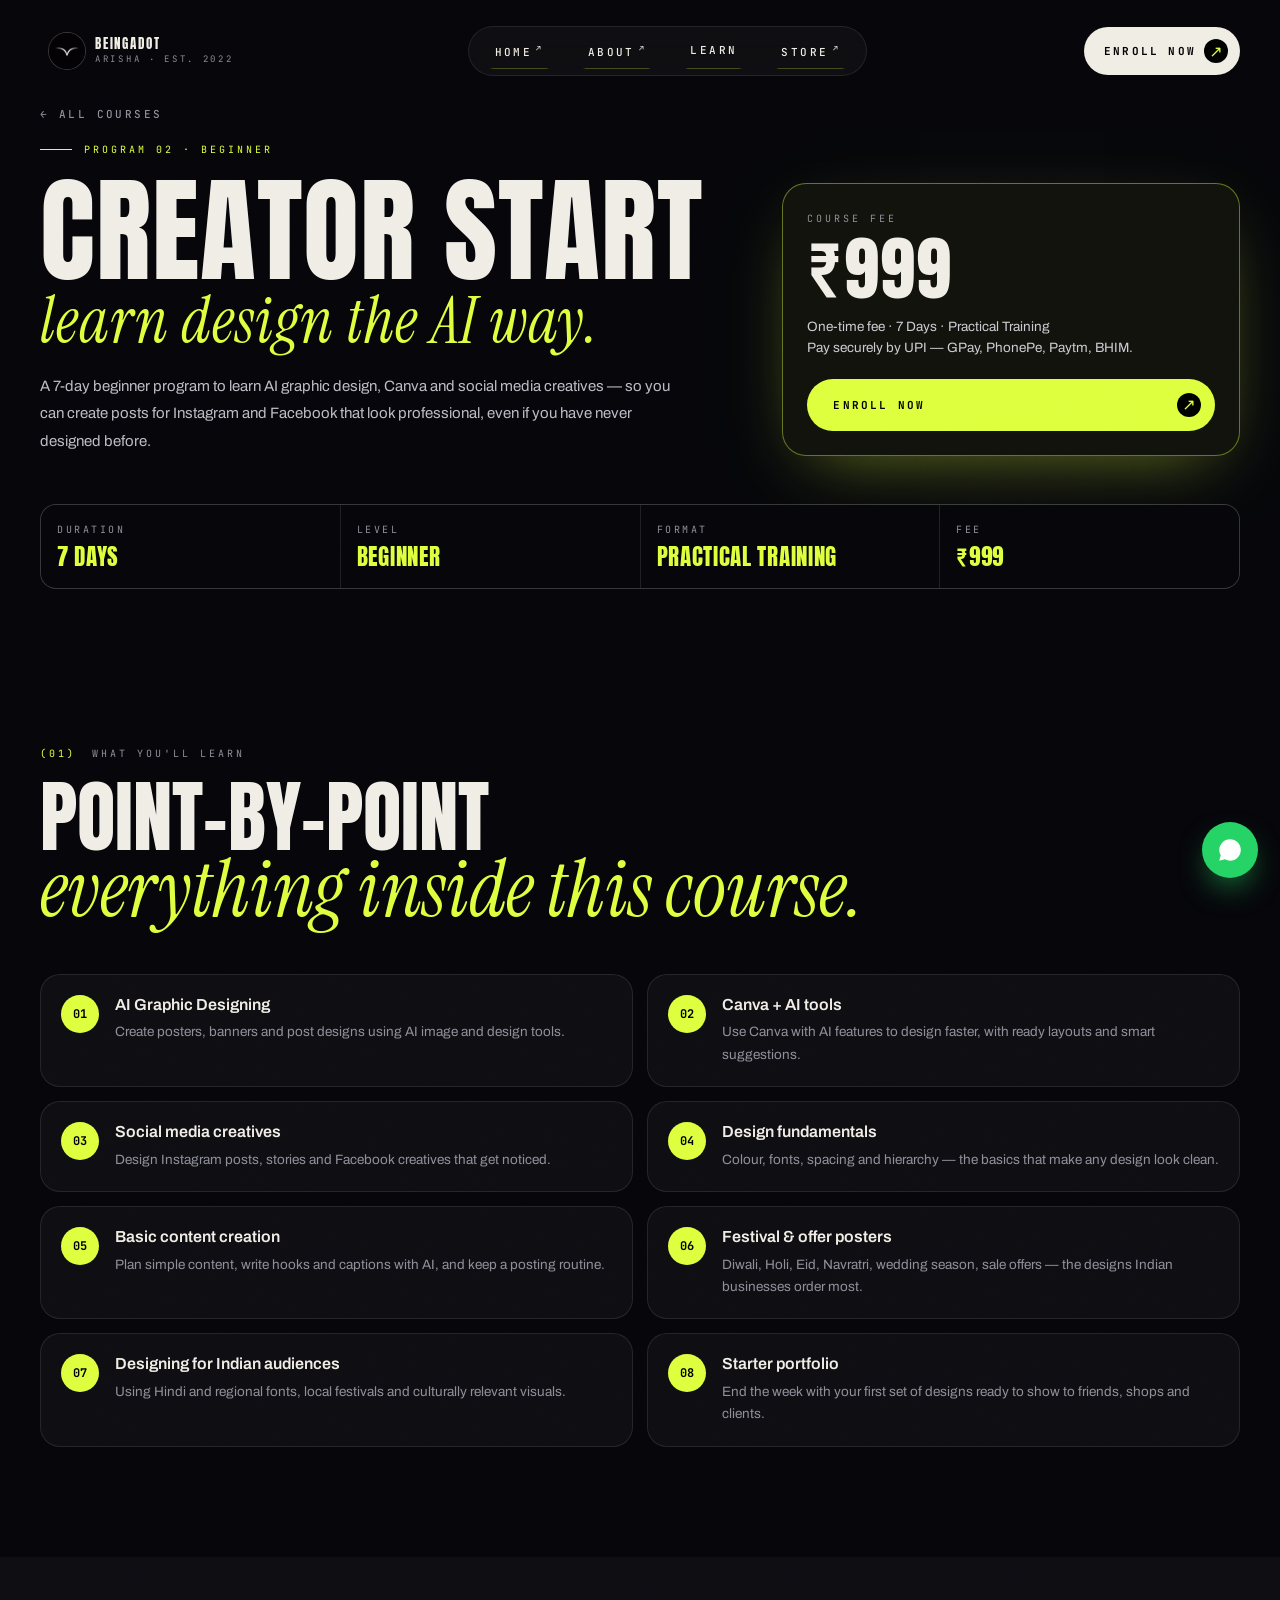
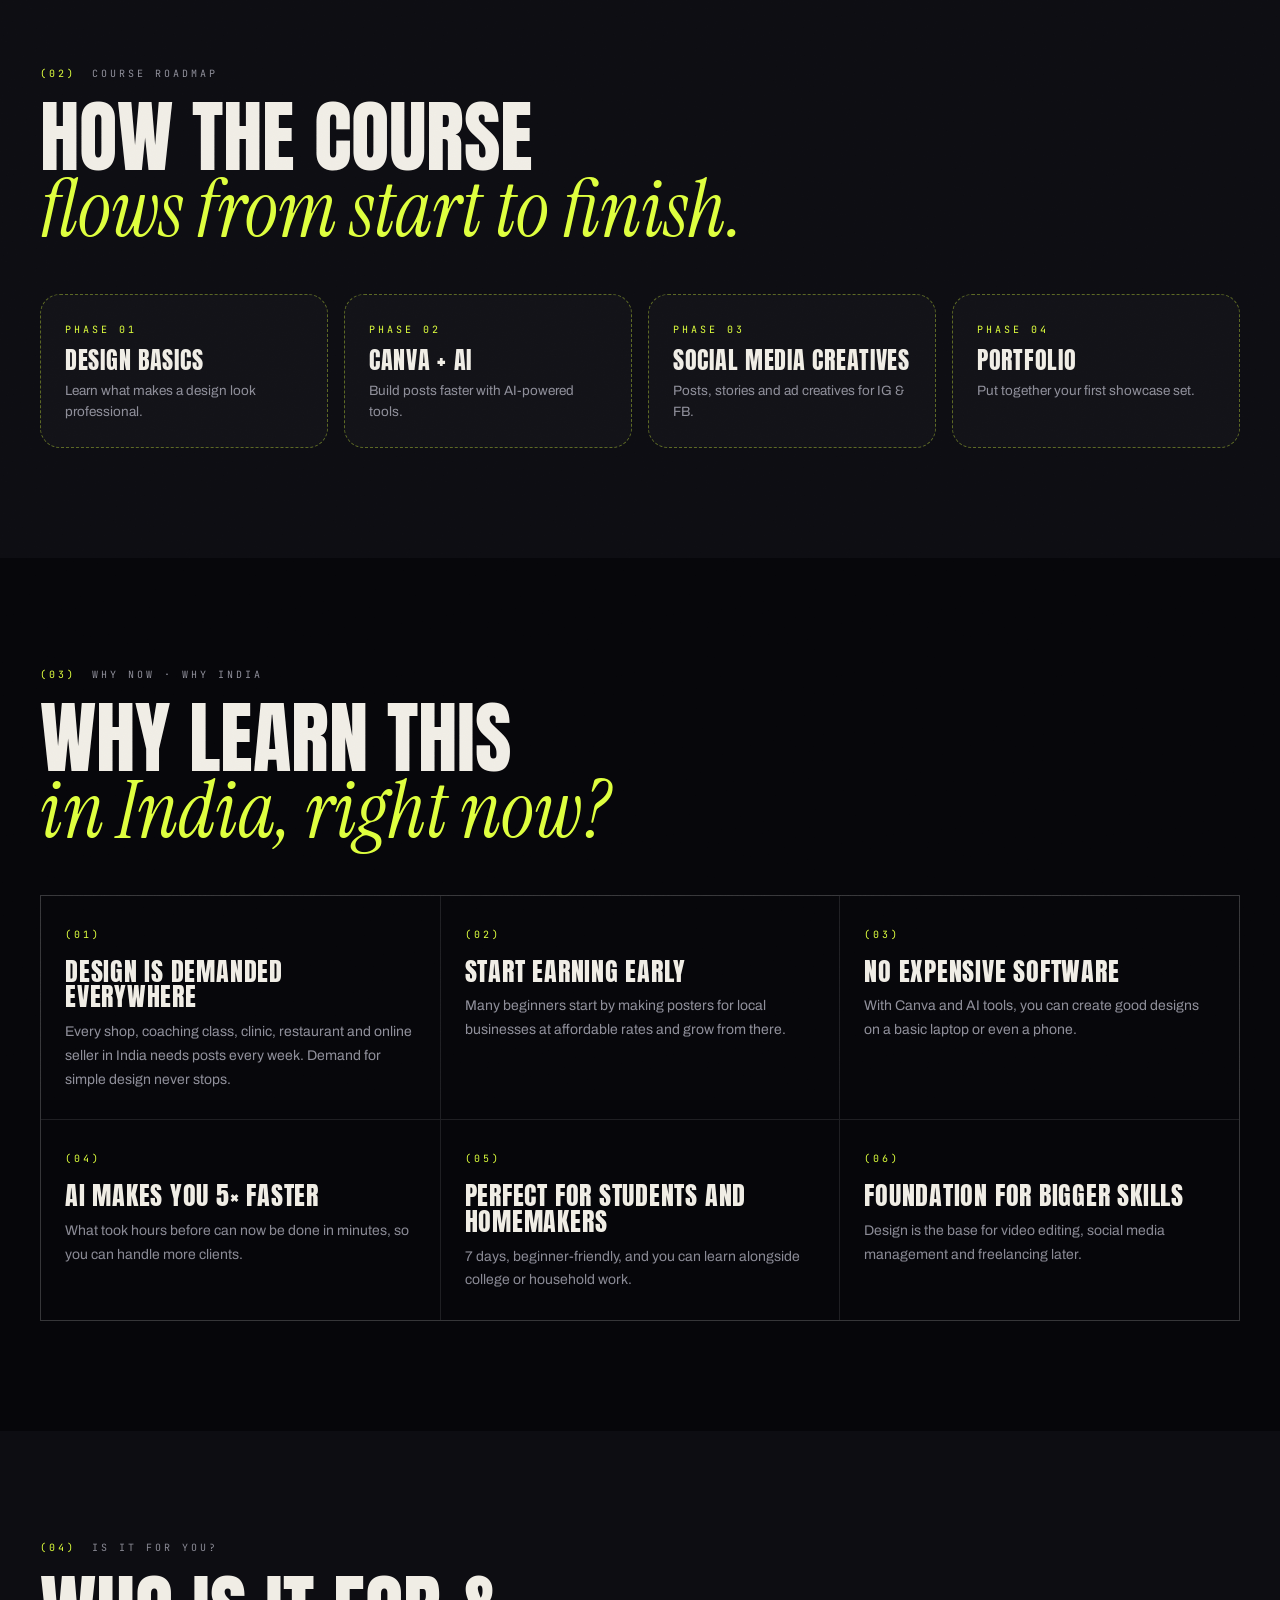
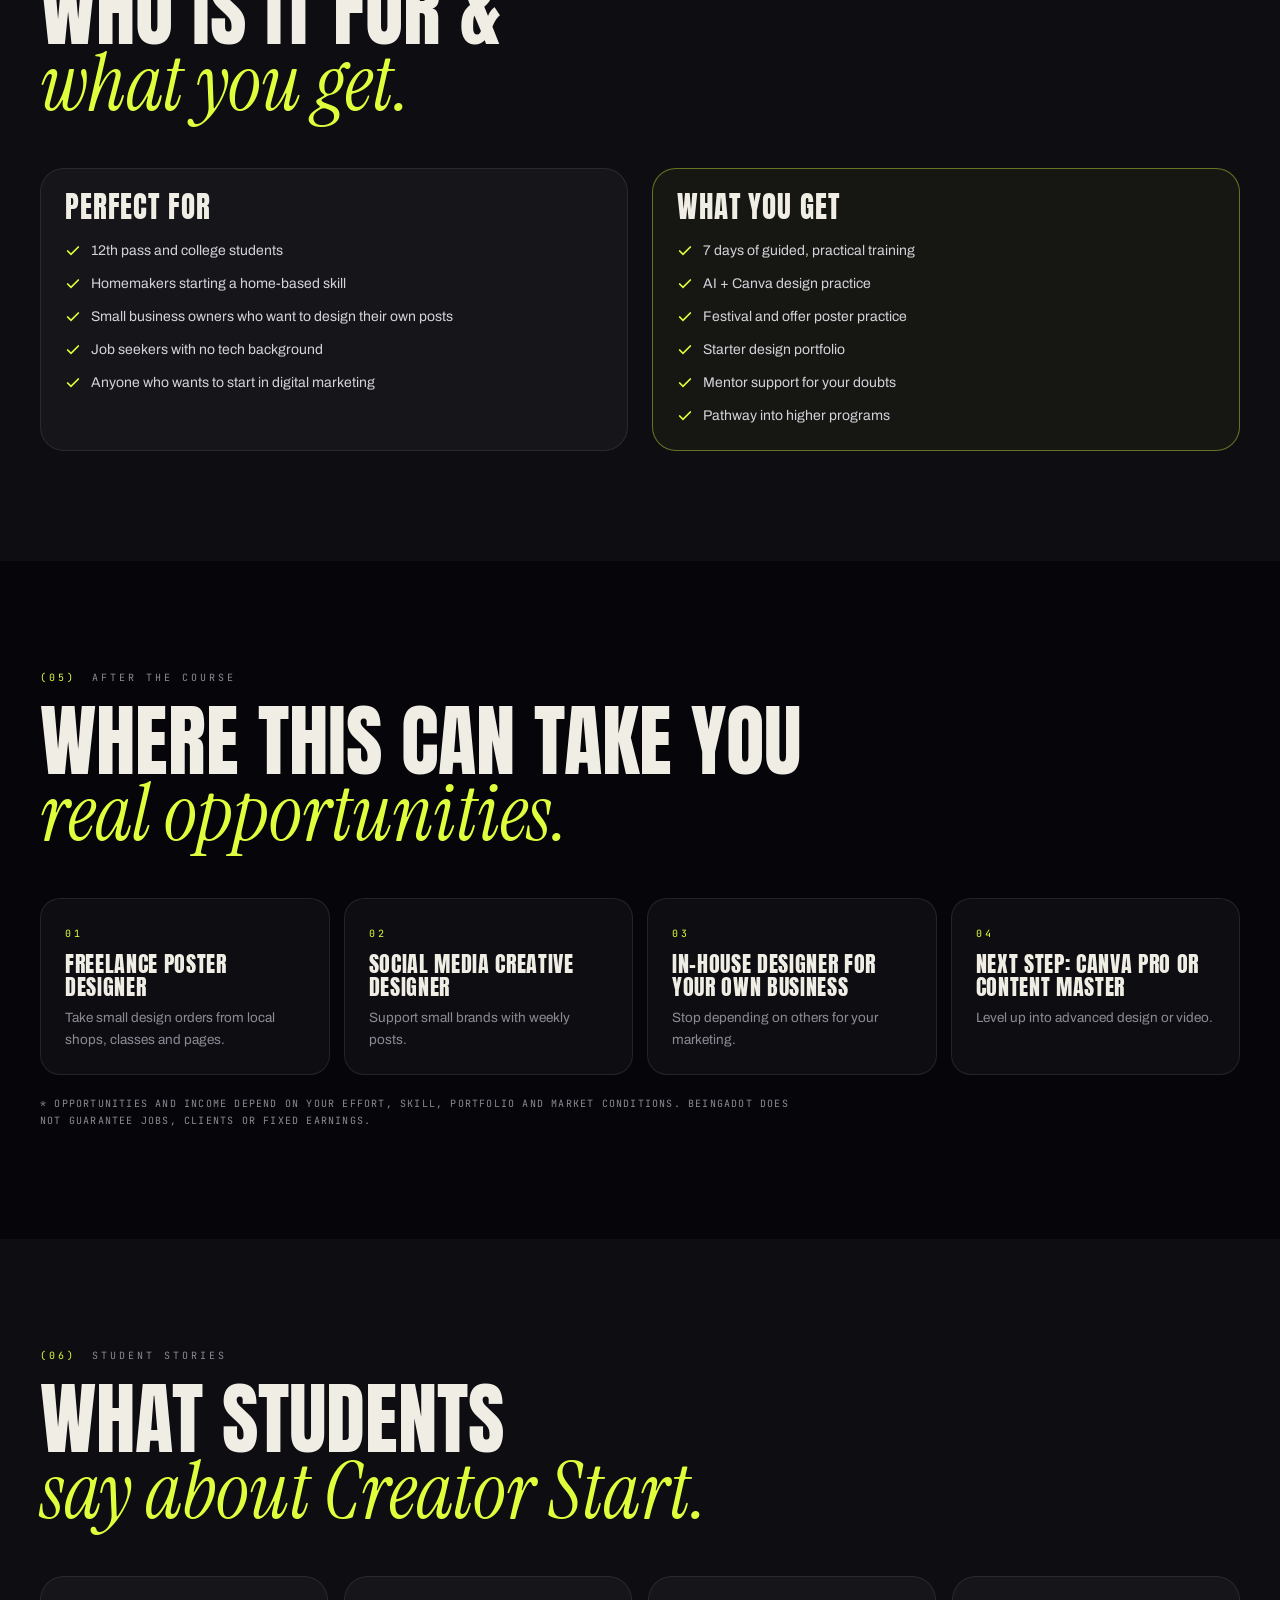
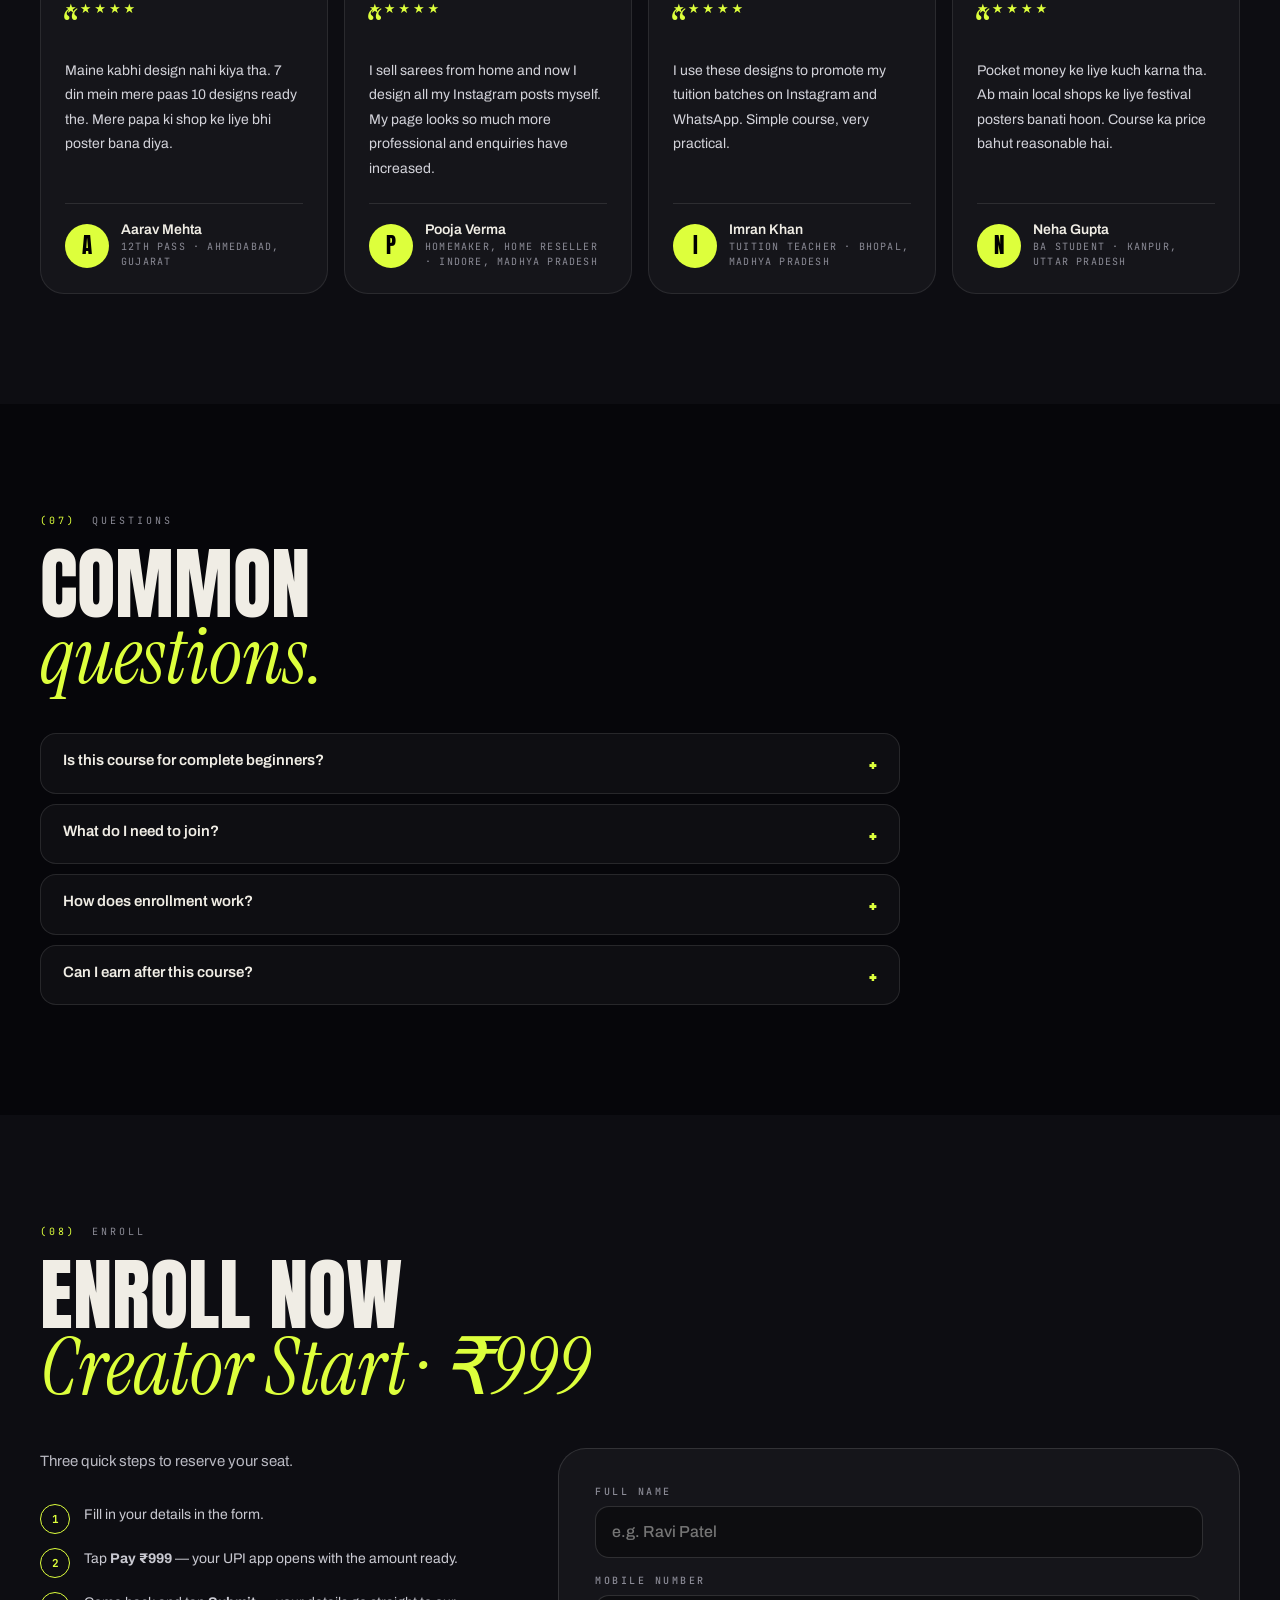
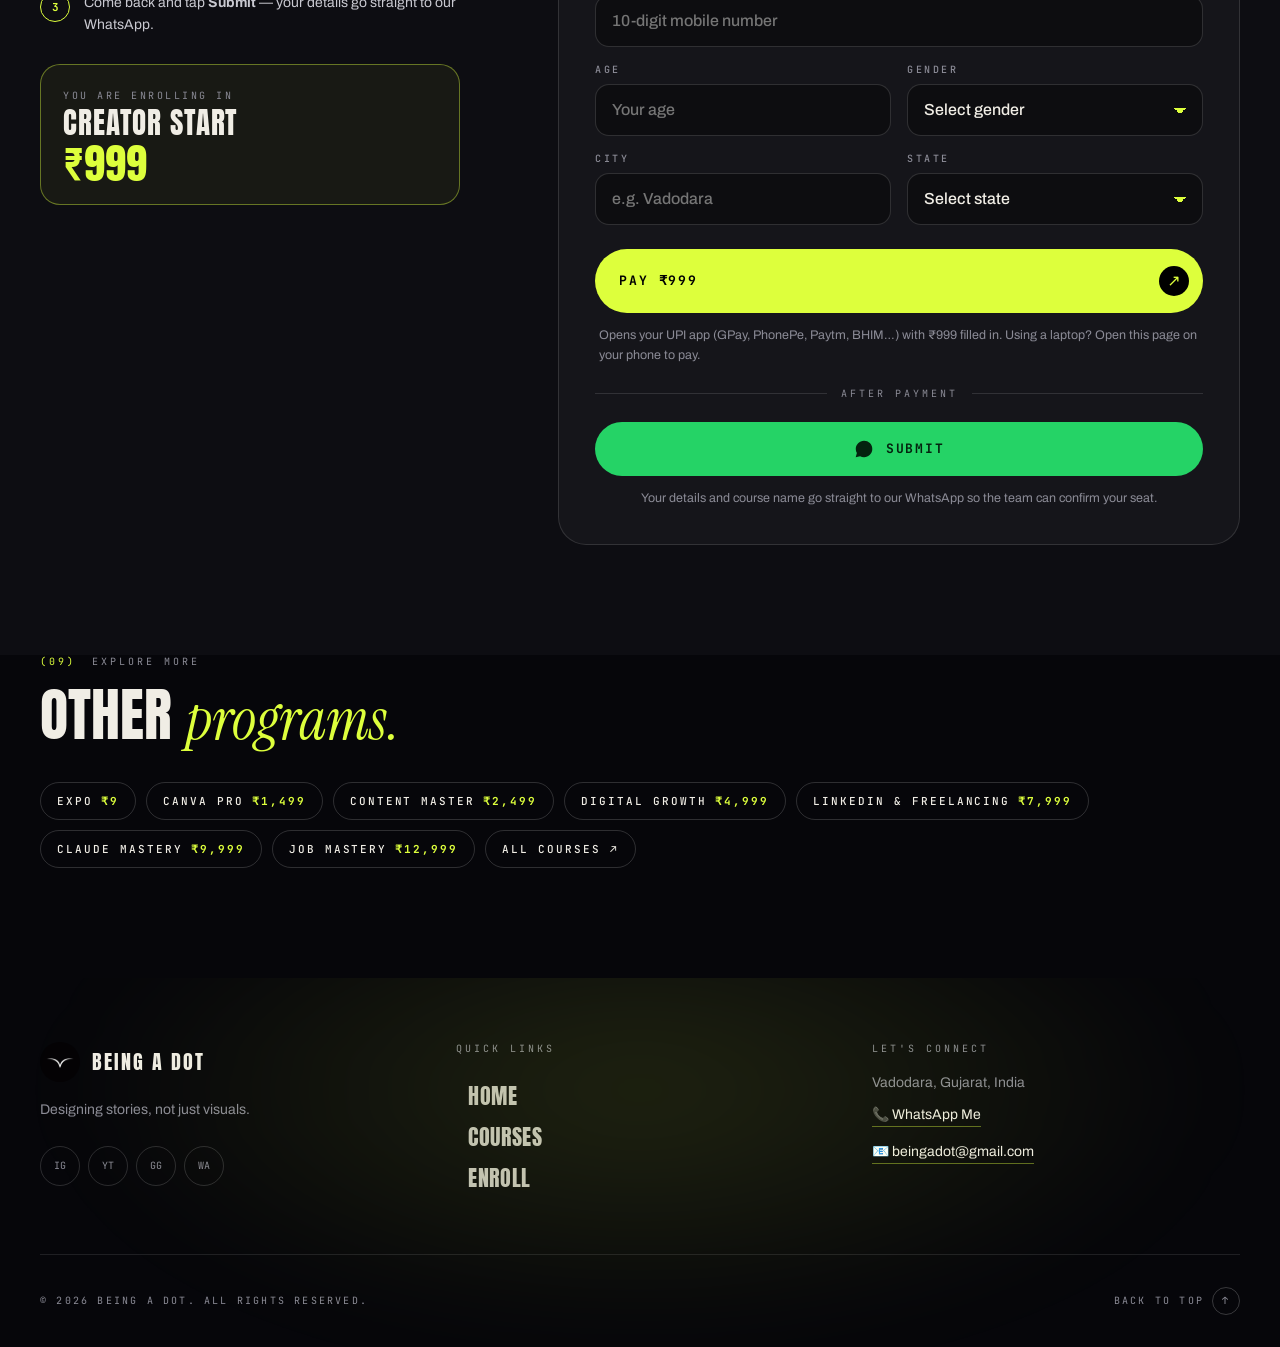
<file: creator-start.html>
<!doctype html>
<html lang="en">
<head>
<meta charset="UTF-8">
<meta name="viewport" content="width=device-width, initial-scale=1.0">
<title>Creator Start Course · ₹999 · BEINGADOT</title>
<meta name="description" content="Creator Start by BEINGADOT MARKETING — 7 Days program, ₹999. A 7-day beginner program to learn AI graphic design, Canva and social media creatives — so you can create post">
<link rel="icon" type="image/png" href="being.png">
<link rel="apple-touch-icon" href="being.png">
<link rel="preconnect" href="https://fonts.googleapis.com">
<link rel="preconnect" href="https://fonts.gstatic.com" crossorigin>
<link href="https://fonts.googleapis.com/css2?family=Anton&family=Archivo:ital,wght@0,100..900;1,100..900&family=Instrument+Serif:ital@0;1&family=JetBrains+Mono:wght@300;400;500;700&display=swap" rel="stylesheet">
<link rel="stylesheet" href="course.css">
</head>
<body>
<div id="cur"><i></i></div>
<div id="bar"></div>
<header id="hd"><div class="wrap hw">
  <a class="logo" href="index.html"><img src="being.png" alt="Logo"><span><b>BEINGADOT</b><i>Arisha · Est. 2022</i></span></a>
  <nav class="nv glass"><a href="https://beingadot.vercel.app/" target="_blank" rel="noopener noreferrer"><span>Home<sup>↗</sup></span></a><a href="https://beingapartner.vercel.app/" target="_blank" rel="noopener noreferrer"><span>About<sup>↗</sup></span></a><a href="index.html#courses"><span>Learn</span></a><a href="https://beingaseller.vercel.app/" target="_blank" rel="noopener noreferrer"><span>Store<sup>↗</sup></span></a></nav>
  <div class="r">
    <a class="talk" href="#enroll"><b>Enroll Now</b><span>↗</span></a>
    <button id="mb" class="glass" aria-label="Open menu"><span><i></i><i></i></span></button>
  </div>
</div></header>
<div id="mm"><div class="t"><span>Menu</span><button id="mx" aria-label="Close menu">✕</button></div><nav id="mn"><a href="https://beingadot.vercel.app/" target="_blank" rel="noopener noreferrer"><small>01</small><span>HOME</span></a><a href="https://beingapartner.vercel.app/" target="_blank" rel="noopener noreferrer"><small>02</small><span>ABOUT</span></a><a href="index.html#courses"><small>03</small><span>LEARN</span></a><a href="https://beingaseller.vercel.app/" target="_blank" rel="noopener noreferrer"><small>04</small><span>STORE</span></a></nav><p>Vadodara, Gujarat — India<br>beingadot@gmail.com</p></div>

<section class="ph1 ch"><div class="wrap">
  <a class="crumb" href="index.html#courses">← All courses</a>
  <div class="tag">Program 02 · Beginner</div>
  <div class="chg">
    <div><h1 class="rv">CREATOR START<span class="ser">learn design the AI way.</span></h1>
    <p class="lead rv" style="max-width:640px">A 7-day beginner program to learn AI graphic design, Canva and social media creatives — so you can create posts for Instagram and Facebook that look professional, even if you have never designed before.</p></div>
    <div class="pcard rv"><small>Course fee</small><div class="price">₹999</div>
      <p>One-time fee · 7 Days · Practical Training<br>Pay securely by UPI — GPay, PhonePe, Paytm, BHIM.</p>
      <a class="enr" href="#enroll"><b>Enroll Now</b><span>↗</span></a></div>
  </div>
  <div class="facts rv"><div><small>Duration</small><b>7 DAYS</b></div><div><small>Level</small><b>BEGINNER</b></div><div><small>Format</small><b>PRACTICAL TRAINING</b></div><div><small>Fee</small><b>₹999</b></div></div>
</div></section>

<section class="sec2"><div class="wrap">
  <div class="sh"><span class="mono acid">(01)</span><span class="mono ash">What you'll learn</span></div>
  <h2 class="t2 rv">POINT-BY-POINT<span class="ser">everything inside this course.</span></h2>
  <div class="lg"><div class="li rv"><i>01</i><div><h3>AI Graphic Designing</h3><p>Create posters, banners and post designs using AI image and design tools.</p></div></div><div class="li rv"><i>02</i><div><h3>Canva + AI tools</h3><p>Use Canva with AI features to design faster, with ready layouts and smart suggestions.</p></div></div><div class="li rv"><i>03</i><div><h3>Social media creatives</h3><p>Design Instagram posts, stories and Facebook creatives that get noticed.</p></div></div><div class="li rv"><i>04</i><div><h3>Design fundamentals</h3><p>Colour, fonts, spacing and hierarchy — the basics that make any design look clean.</p></div></div><div class="li rv"><i>05</i><div><h3>Basic content creation</h3><p>Plan simple content, write hooks and captions with AI, and keep a posting routine.</p></div></div><div class="li rv"><i>06</i><div><h3>Festival &amp; offer posters</h3><p>Diwali, Holi, Eid, Navratri, wedding season, sale offers — the designs Indian businesses order most.</p></div></div><div class="li rv"><i>07</i><div><h3>Designing for Indian audiences</h3><p>Using Hindi and regional fonts, local festivals and culturally relevant visuals.</p></div></div><div class="li rv"><i>08</i><div><h3>Starter portfolio</h3><p>End the week with your first set of designs ready to show to friends, shops and clients.</p></div></div></div>
</div></section>

<section class="sec2" style="background:var(--coal)"><div class="wrap">
  <div class="sh"><span class="mono acid">(02)</span><span class="mono ash">Course roadmap</span></div>
  <h2 class="t2 rv">HOW THE COURSE<span class="ser">flows from start to finish.</span></h2>
  <div class="rm"><div class="rv" style="--d:0.0s"><small>PHASE 01</small><h3>DESIGN BASICS</h3><p>Learn what makes a design look professional.</p></div><div class="rv" style="--d:0.08s"><small>PHASE 02</small><h3>CANVA + AI</h3><p>Build posts faster with AI-powered tools.</p></div><div class="rv" style="--d:0.16s"><small>PHASE 03</small><h3>SOCIAL MEDIA CREATIVES</h3><p>Posts, stories and ad creatives for IG &amp; FB.</p></div><div class="rv" style="--d:0.24s"><small>PHASE 04</small><h3>PORTFOLIO</h3><p>Put together your first showcase set.</p></div></div>
</div></section>

<section class="sec2"><div class="wrap">
  <div class="sh"><span class="mono acid">(03)</span><span class="mono ash">Why now · Why India</span></div>
  <h2 class="t2 rv">WHY LEARN THIS<span class="ser">in India, right now?</span></h2>
  <div class="wg" style="margin-top:48px"><div class="rv"><small>(01)</small><h3>DESIGN IS DEMANDED EVERYWHERE</h3><p>Every shop, coaching class, clinic, restaurant and online seller in India needs posts every week. Demand for simple design never stops.</p></div><div class="rv"><small>(02)</small><h3>START EARNING EARLY</h3><p>Many beginners start by making posters for local businesses at affordable rates and grow from there.</p></div><div class="rv"><small>(03)</small><h3>NO EXPENSIVE SOFTWARE</h3><p>With Canva and AI tools, you can create good designs on a basic laptop or even a phone.</p></div><div class="rv"><small>(04)</small><h3>AI MAKES YOU 5× FASTER</h3><p>What took hours before can now be done in minutes, so you can handle more clients.</p></div><div class="rv"><small>(05)</small><h3>PERFECT FOR STUDENTS AND HOMEMAKERS</h3><p>7 days, beginner-friendly, and you can learn alongside college or household work.</p></div><div class="rv"><small>(06)</small><h3>FOUNDATION FOR BIGGER SKILLS</h3><p>Design is the base for video editing, social media management and freelancing later.</p></div></div>
</div></section>

<section class="sec2" style="background:var(--coal)"><div class="wrap">
  <div class="sh"><span class="mono acid">(04)</span><span class="mono ash">Is it for you?</span></div>
  <h2 class="t2 rv">WHO IS IT FOR &amp;<span class="ser">what you get.</span></h2>
  <div class="two"><div class="bx rv"><h3>PERFECT FOR</h3><ul><li><svg viewBox="0 0 24 24" fill="none" stroke="currentColor" stroke-width="2.6" stroke-linecap="round"><path d="M20 6L9 17l-5-5"/></svg>12th pass and college students</li><li><svg viewBox="0 0 24 24" fill="none" stroke="currentColor" stroke-width="2.6" stroke-linecap="round"><path d="M20 6L9 17l-5-5"/></svg>Homemakers starting a home-based skill</li><li><svg viewBox="0 0 24 24" fill="none" stroke="currentColor" stroke-width="2.6" stroke-linecap="round"><path d="M20 6L9 17l-5-5"/></svg>Small business owners who want to design their own posts</li><li><svg viewBox="0 0 24 24" fill="none" stroke="currentColor" stroke-width="2.6" stroke-linecap="round"><path d="M20 6L9 17l-5-5"/></svg>Job seekers with no tech background</li><li><svg viewBox="0 0 24 24" fill="none" stroke="currentColor" stroke-width="2.6" stroke-linecap="round"><path d="M20 6L9 17l-5-5"/></svg>Anyone who wants to start in digital marketing</li></ul></div><div class="bx hl rv" style="--d:.1s"><h3>WHAT YOU GET</h3><ul><li><svg viewBox="0 0 24 24" fill="none" stroke="currentColor" stroke-width="2.6" stroke-linecap="round"><path d="M20 6L9 17l-5-5"/></svg>7 days of guided, practical training</li><li><svg viewBox="0 0 24 24" fill="none" stroke="currentColor" stroke-width="2.6" stroke-linecap="round"><path d="M20 6L9 17l-5-5"/></svg>AI + Canva design practice</li><li><svg viewBox="0 0 24 24" fill="none" stroke="currentColor" stroke-width="2.6" stroke-linecap="round"><path d="M20 6L9 17l-5-5"/></svg>Festival and offer poster practice</li><li><svg viewBox="0 0 24 24" fill="none" stroke="currentColor" stroke-width="2.6" stroke-linecap="round"><path d="M20 6L9 17l-5-5"/></svg>Starter design portfolio</li><li><svg viewBox="0 0 24 24" fill="none" stroke="currentColor" stroke-width="2.6" stroke-linecap="round"><path d="M20 6L9 17l-5-5"/></svg>Mentor support for your doubts</li><li><svg viewBox="0 0 24 24" fill="none" stroke="currentColor" stroke-width="2.6" stroke-linecap="round"><path d="M20 6L9 17l-5-5"/></svg>Pathway into higher programs</li></ul></div></div>
</div></section>

<section class="sec2"><div class="wrap">
  <div class="sh"><span class="mono acid">(05)</span><span class="mono ash">After the course</span></div>
  <h2 class="t2 rv">WHERE THIS CAN TAKE YOU<span class="ser">real opportunities.</span></h2>
  <div class="cr"><div class="rv"><small>01</small><h3>FREELANCE POSTER DESIGNER</h3><p>Take small design orders from local shops, classes and pages.</p></div><div class="rv"><small>02</small><h3>SOCIAL MEDIA CREATIVE DESIGNER</h3><p>Support small brands with weekly posts.</p></div><div class="rv"><small>03</small><h3>IN-HOUSE DESIGNER FOR YOUR OWN BUSINESS</h3><p>Stop depending on others for your marketing.</p></div><div class="rv"><small>04</small><h3>NEXT STEP: CANVA PRO OR CONTENT MASTER</h3><p>Level up into advanced design or video.</p></div></div>
  <p class="disc">* Opportunities and income depend on your effort, skill, portfolio and market conditions. BEINGADOT does not guarantee jobs, clients or fixed earnings.</p>
</div></section>

<section class="sec2" style="background:var(--coal)"><div class="wrap">
  <div class="sh"><span class="mono acid">(06)</span><span class="mono ash">Student stories</span></div>
  <h2 class="t2 rv">WHAT STUDENTS<span class="ser">say about Creator Start.</span></h2>
  <div class="tg"><div class="tc rv" style="--d:0.0s"><div class="stars">★★★★★</div><div class="q">“</div><p>Maine kabhi design nahi kiya tha. 7 din mein mere paas 10 designs ready the. Mere papa ki shop ke liye bhi poster bana diya.</p><div class="who"><div class="av">A</div><div><b>Aarav Mehta</b><span>12th pass · Ahmedabad, Gujarat</span></div></div></div><div class="tc rv" style="--d:0.08s"><div class="stars">★★★★★</div><div class="q">“</div><p>I sell sarees from home and now I design all my Instagram posts myself. My page looks so much more professional and enquiries have increased.</p><div class="who"><div class="av">P</div><div><b>Pooja Verma</b><span>Homemaker, home reseller · Indore, Madhya Pradesh</span></div></div></div><div class="tc rv" style="--d:0.16s"><div class="stars">★★★★★</div><div class="q">“</div><p>I use these designs to promote my tuition batches on Instagram and WhatsApp. Simple course, very practical.</p><div class="who"><div class="av">I</div><div><b>Imran Khan</b><span>Tuition teacher · Bhopal, Madhya Pradesh</span></div></div></div><div class="tc rv" style="--d:0.24s"><div class="stars">★★★★★</div><div class="q">“</div><p>Pocket money ke liye kuch karna tha. Ab main local shops ke liye festival posters banati hoon. Course ka price bahut reasonable hai.</p><div class="who"><div class="av">N</div><div><b>Neha Gupta</b><span>BA student · Kanpur, Uttar Pradesh</span></div></div></div></div>
</div></section>

<section class="sec2"><div class="wrap">
  <div class="sh"><span class="mono acid">(07)</span><span class="mono ash">Questions</span></div>
  <h2 class="t2 rv">COMMON<span class="ser">questions.</span></h2>
  <div class="faq"><details><summary>Is this course for complete beginners?</summary><p>Yes. No design or computer background needed. You start from the basics.</p></details><details><summary>What do I need to join?</summary><p>A smartphone or laptop with internet. Your mentor will confirm the exact requirements on WhatsApp.</p></details><details><summary>How does enrollment work?</summary><p>Fill the form, pay via UPI and submit your details on WhatsApp. The team will guide you on the next steps and batch details.</p></details><details><summary>Can I earn after this course?</summary><p>You will have the skills and a starter portfolio to approach clients. Income depends on your effort and clients — no guaranteed earnings.</p></details></div>
</div></section>

<section class="sec2 enroll" id="enroll"><div class="wrap">
  <div class="sh"><span class="mono acid">(08)</span><span class="mono ash">Enroll</span></div>
  <h2 class="t2 rv">ENROLL NOW<span class="ser">Creator Start · ₹999</span></h2>
  <div class="ef">
    <div class="rv">
      <p class="lead" style="margin-top:0">Three quick steps to reserve your seat.</p>
      <div class="steps"><div><i>1</i><span>Fill in your details in the form.</span></div><div><i>2</i><span>Tap <b>Pay ₹999</b> — your UPI app opens with the amount ready.</span></div><div><i>3</i><span>Come back and tap <b>Submit</b> — your details go straight to our WhatsApp.</span></div></div>
      <div class="sum"><small>You are enrolling in</small><b>CREATOR START</b><em>₹999</em></div>
    </div>
    <form class="fm rv" id="fm" novalidate style="--d:.1s" data-course="Creator Start" data-amount="₹999" data-upi="upi://pay?pa=beingadot%40ibl&pn=Beingadot&am=999.00&cu=INR&tn=Beingadot%20Payment">
      <div class="fd"><label for="nm">Full Name</label><input id="nm" name="name" type="text" autocomplete="name" placeholder="e.g. Ravi Patel" required><div class="er">Please enter your full name.</div></div>
      <div class="fd"><label for="mo">Mobile Number</label><input id="mo" name="mobile" type="tel" inputmode="numeric" autocomplete="tel-national" maxlength="10" placeholder="10-digit mobile number" required><div class="er">Enter a valid 10-digit Indian mobile number.</div></div>
      <div class="fr c2">
        <div class="fd"><label for="ag">Age</label><input id="ag" name="age" type="number" inputmode="numeric" min="10" max="80" placeholder="Your age" required><div class="er">Enter a valid age (10–80).</div></div>
        <div class="fd"><label for="gn">Gender</label><select id="gn" name="gender" required><option value="">Select gender</option><option>Male</option><option>Female</option><option>Transgender</option></select><div class="er">Please select your gender.</div></div>
      </div>
      <div class="fr c2">
        <div class="fd"><label for="ci">City</label><input id="ci" name="city" type="text" autocomplete="address-level2" placeholder="e.g. Vadodara" required><div class="er">Please enter your city.</div></div>
        <div class="fd"><label for="st">State</label><select id="st" name="state" required><option value="">Select state</option><option value="Andaman and Nicobar Islands">Andaman and Nicobar Islands</option><option value="Andhra Pradesh">Andhra Pradesh</option><option value="Arunachal Pradesh">Arunachal Pradesh</option><option value="Assam">Assam</option><option value="Bihar">Bihar</option><option value="Chandigarh">Chandigarh</option><option value="Chhattisgarh">Chhattisgarh</option><option value="Dadra and Nagar Haveli and Daman and Diu">Dadra and Nagar Haveli and Daman and Diu</option><option value="Delhi">Delhi</option><option value="Goa">Goa</option><option value="Gujarat">Gujarat</option><option value="Haryana">Haryana</option><option value="Himachal Pradesh">Himachal Pradesh</option><option value="Jammu and Kashmir">Jammu and Kashmir</option><option value="Jharkhand">Jharkhand</option><option value="Karnataka">Karnataka</option><option value="Kerala">Kerala</option><option value="Ladakh">Ladakh</option><option value="Lakshadweep">Lakshadweep</option><option value="Madhya Pradesh">Madhya Pradesh</option><option value="Maharashtra">Maharashtra</option><option value="Manipur">Manipur</option><option value="Meghalaya">Meghalaya</option><option value="Mizoram">Mizoram</option><option value="Nagaland">Nagaland</option><option value="Odisha">Odisha</option><option value="Puducherry">Puducherry</option><option value="Punjab">Punjab</option><option value="Rajasthan">Rajasthan</option><option value="Sikkim">Sikkim</option><option value="Tamil Nadu">Tamil Nadu</option><option value="Telangana">Telangana</option><option value="Tripura">Tripura</option><option value="Uttar Pradesh">Uttar Pradesh</option><option value="Uttarakhand">Uttarakhand</option><option value="West Bengal">West Bengal</option></select><div class="er">Please select your state.</div></div>
      </div>
      <button type="button" class="pay" id="pay"><b>Pay ₹999</b><span>↗</span></button>
      <p class="note">Opens your UPI app (GPay, PhonePe, Paytm, BHIM…) with ₹999 filled in. Using a laptop? Open this page on your phone to pay.</p>
      <div class="or">after payment</div>
      <button type="submit" class="sub" id="sub"><svg viewBox="0 0 24 24" fill="currentColor"><path d="M12.04 2C6.58 2 2.13 6.45 2.13 11.91c0 1.75.46 3.45 1.32 4.95L2.05 22l5.25-1.38a9.9 9.9 0 004.74 1.21c5.46 0 9.91-4.45 9.91-9.92 0-2.65-1.03-5.14-2.9-7.01A9.85 9.85 0 0012.04 2z"/></svg>Submit</button>
      <p class="note" style="text-align:center">Your details and course name go straight to our WhatsApp so the team can confirm your seat.</p>
    </form>
  </div>
</div></section>

<section class="sec2" style="padding-top:0"><div class="wrap">
  <div class="sh"><span class="mono acid">(09)</span><span class="mono ash">Explore more</span></div>
  <h2 class="t2 rv" style="font-size:clamp(2rem,5vw,3.6rem)">OTHER <span class="ser" style="display:inline">programs.</span></h2>
  <div class="oc"><a href="expo.html">Expo<b>₹9</b></a><a href="canva-pro.html">Canva Pro<b>₹1,499</b></a><a href="content-master.html">Content Master<b>₹2,499</b></a><a href="digital-growth.html">Digital Growth<b>₹4,999</b></a><a href="linkedin-freelancing.html">LinkedIn &amp; Freelancing<b>₹7,999</b></a><a href="claude-mastery.html">Claude Mastery<b>₹9,999</b></a><a href="job-mastery.html">Job Mastery<b>₹12,999</b></a><a href="index.html#courses">All courses ↗</a></div>
</div></section>

<footer id="contact" style="padding-top:64px"><div class="glow"></div><div class="wrap">
  <div class="fg" style="margin-top:0;border-top:0;padding-top:0">
    <div><div class="fb"><img src="being.png" alt="Being a Dot Logo"><h3>BEING A DOT</h3></div><p class="ash" style="margin-top:16px;max-width:280px;font-size:14px;line-height:1.7">Designing stories, not just visuals.</p>
      <div class="so"><a href="https://instagram.com/beingadot.in" target="_blank" rel="noopener noreferrer">IG</a><a href="https://www.youtube.com/@BEINGADOT" target="_blank" rel="noopener noreferrer">YT</a><a href="https://g.page/r/CXF6Lsrst-K8EBM/review" target="_blank" rel="noopener noreferrer">GG</a><a href="https://wa.me/917564024877" target="_blank" rel="noopener noreferrer">WA</a></div></div>
    <div><h3 class="l">Quick Links</h3><ul class="ql" style="margin-top:20px"><li><a href="index.html">HOME</a></li><li><a href="index.html#courses">COURSES</a></li><li><a href="#enroll">ENROLL</a></li></ul></div>
    <div class="cn"><h3 class="l">Let's Connect</h3><div style="margin-top:20px"><p class="ash">Vadodara, Gujarat, India</p><p><a href="https://wa.me/917564024877" target="_blank" rel="noopener noreferrer">📞 WhatsApp Me</a></p><p><a href="mailto:beingadot@gmail.com">📧 beingadot@gmail.com</a></p></div></div>
  </div>
  <div class="fbt"><span>© 2026 Being a Dot. All rights reserved.</span><button id="top" type="button">Back to top <i>↑</i></button></div>
</div></footer>

<a class="wa" id="wa" href="https://wa.me/917564024877?text=Hi%20BEINGADOT%20MARKETING%21%20I&#x27;m%20interested%20in%20the%20Creator%20Start%20course.%20Could%20you%20share%20more%20details%3F" target="_blank" rel="noopener noreferrer" aria-label="WhatsApp"><svg viewBox="0 0 24 24" fill="currentColor"><path d="M12.04 2C6.58 2 2.13 6.45 2.13 11.91c0 1.75.46 3.45 1.32 4.95L2.05 22l5.25-1.38a9.9 9.9 0 004.74 1.21c5.46 0 9.91-4.45 9.91-9.92 0-2.65-1.03-5.14-2.9-7.01A9.85 9.85 0 0012.04 2z"/></svg></a>
<script src="course.js"></script>
</body>
</html>
</file>
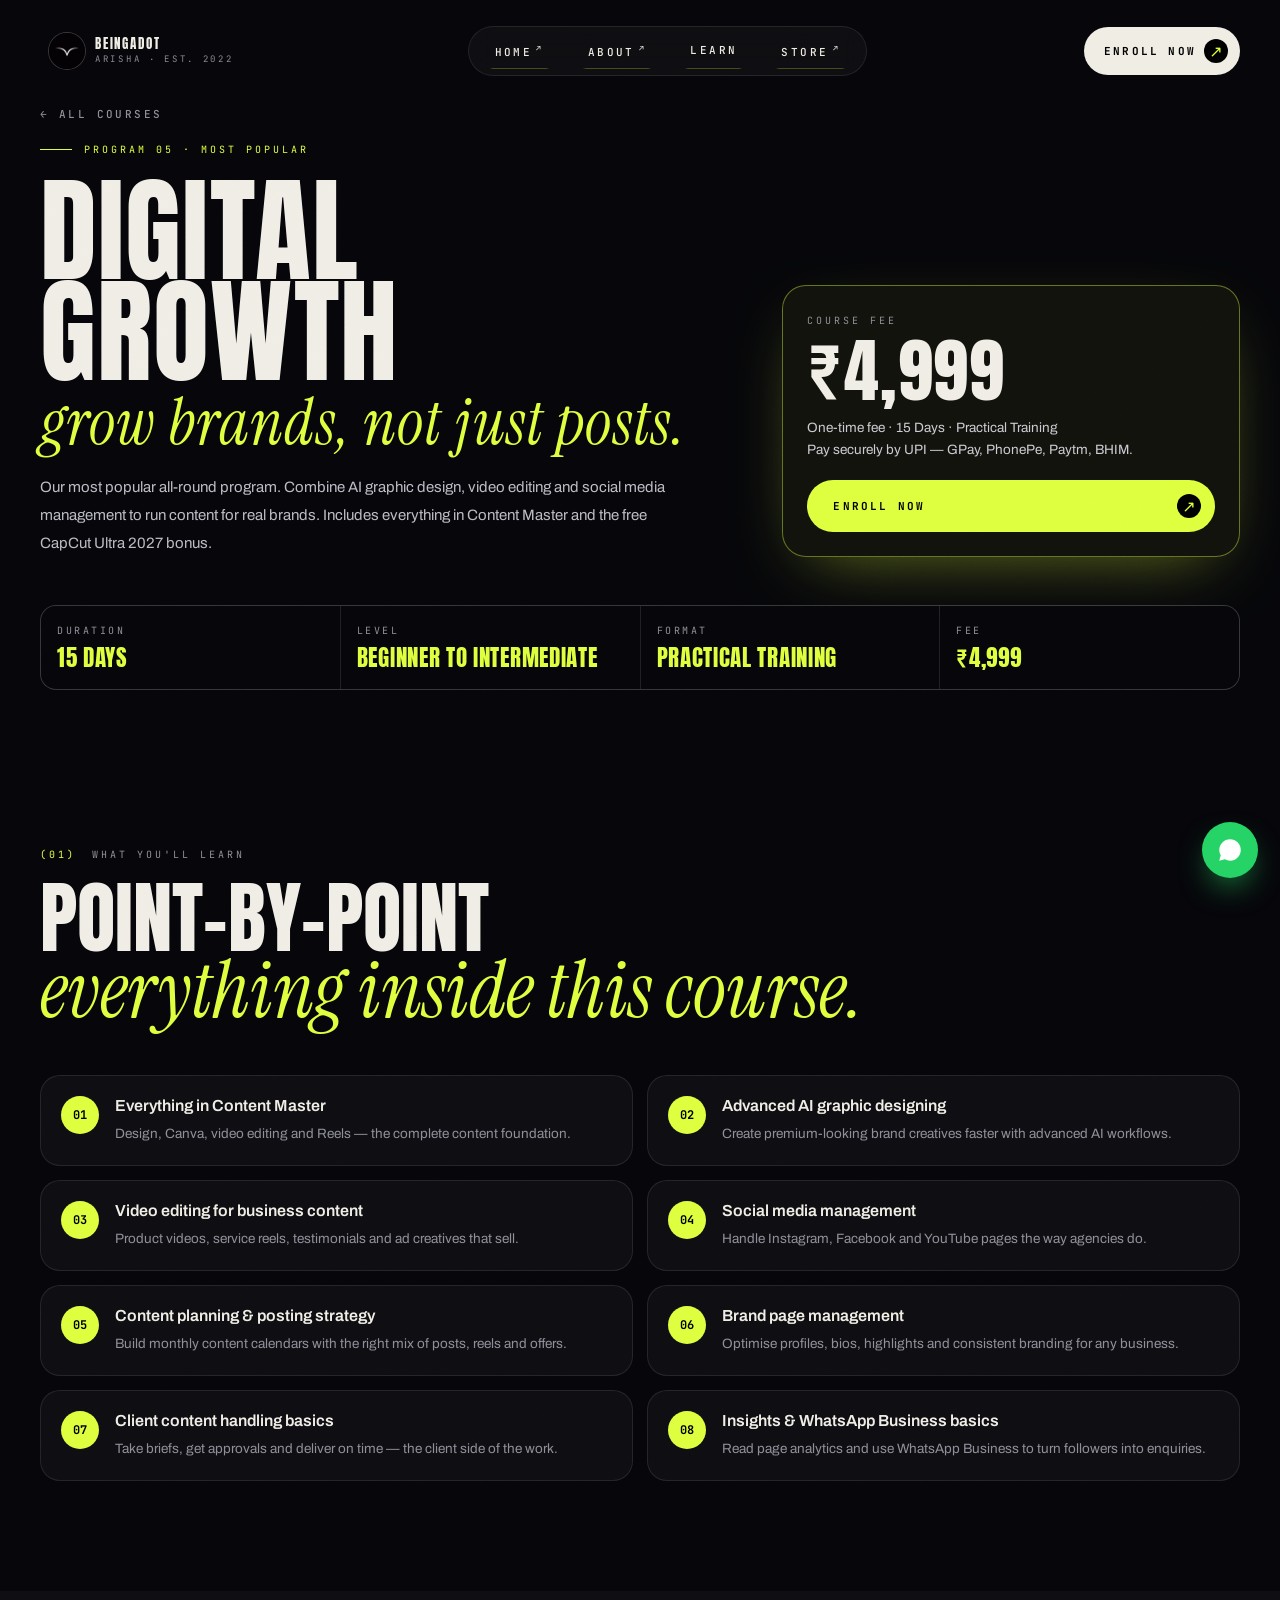
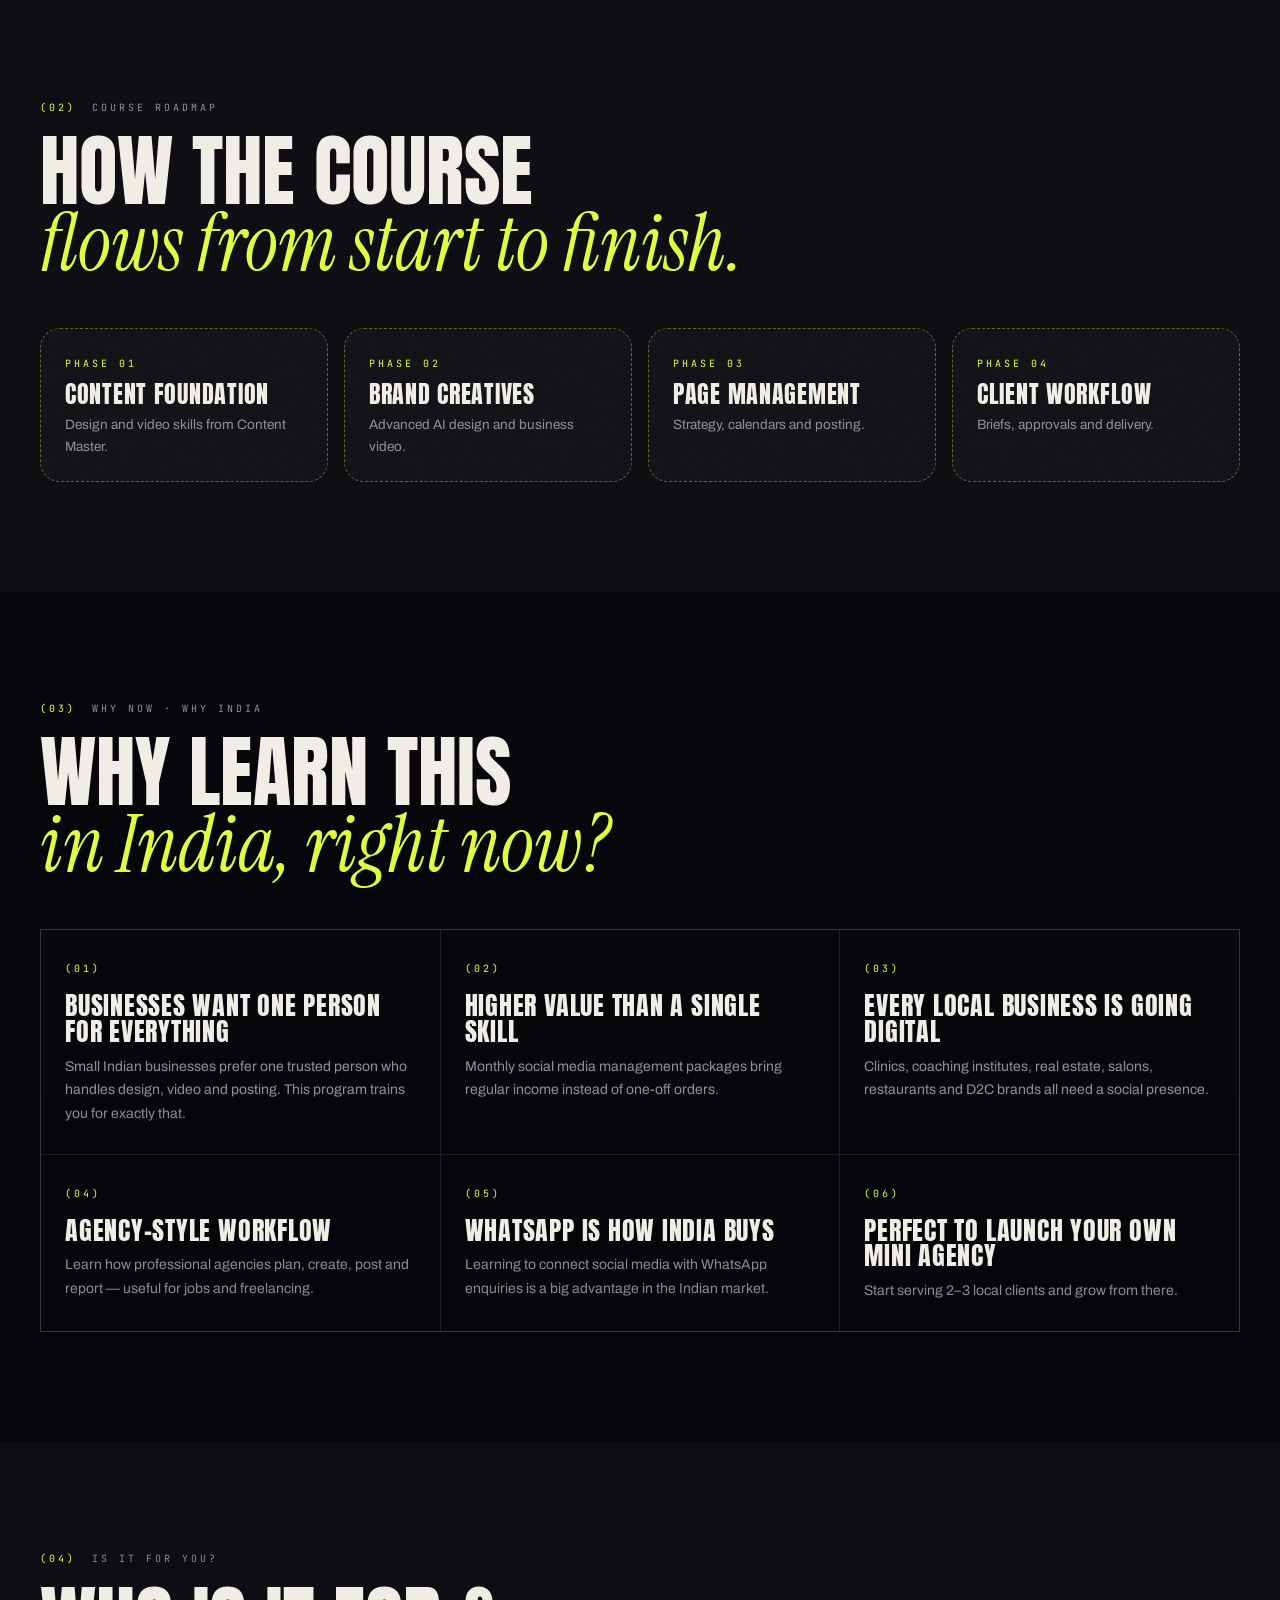
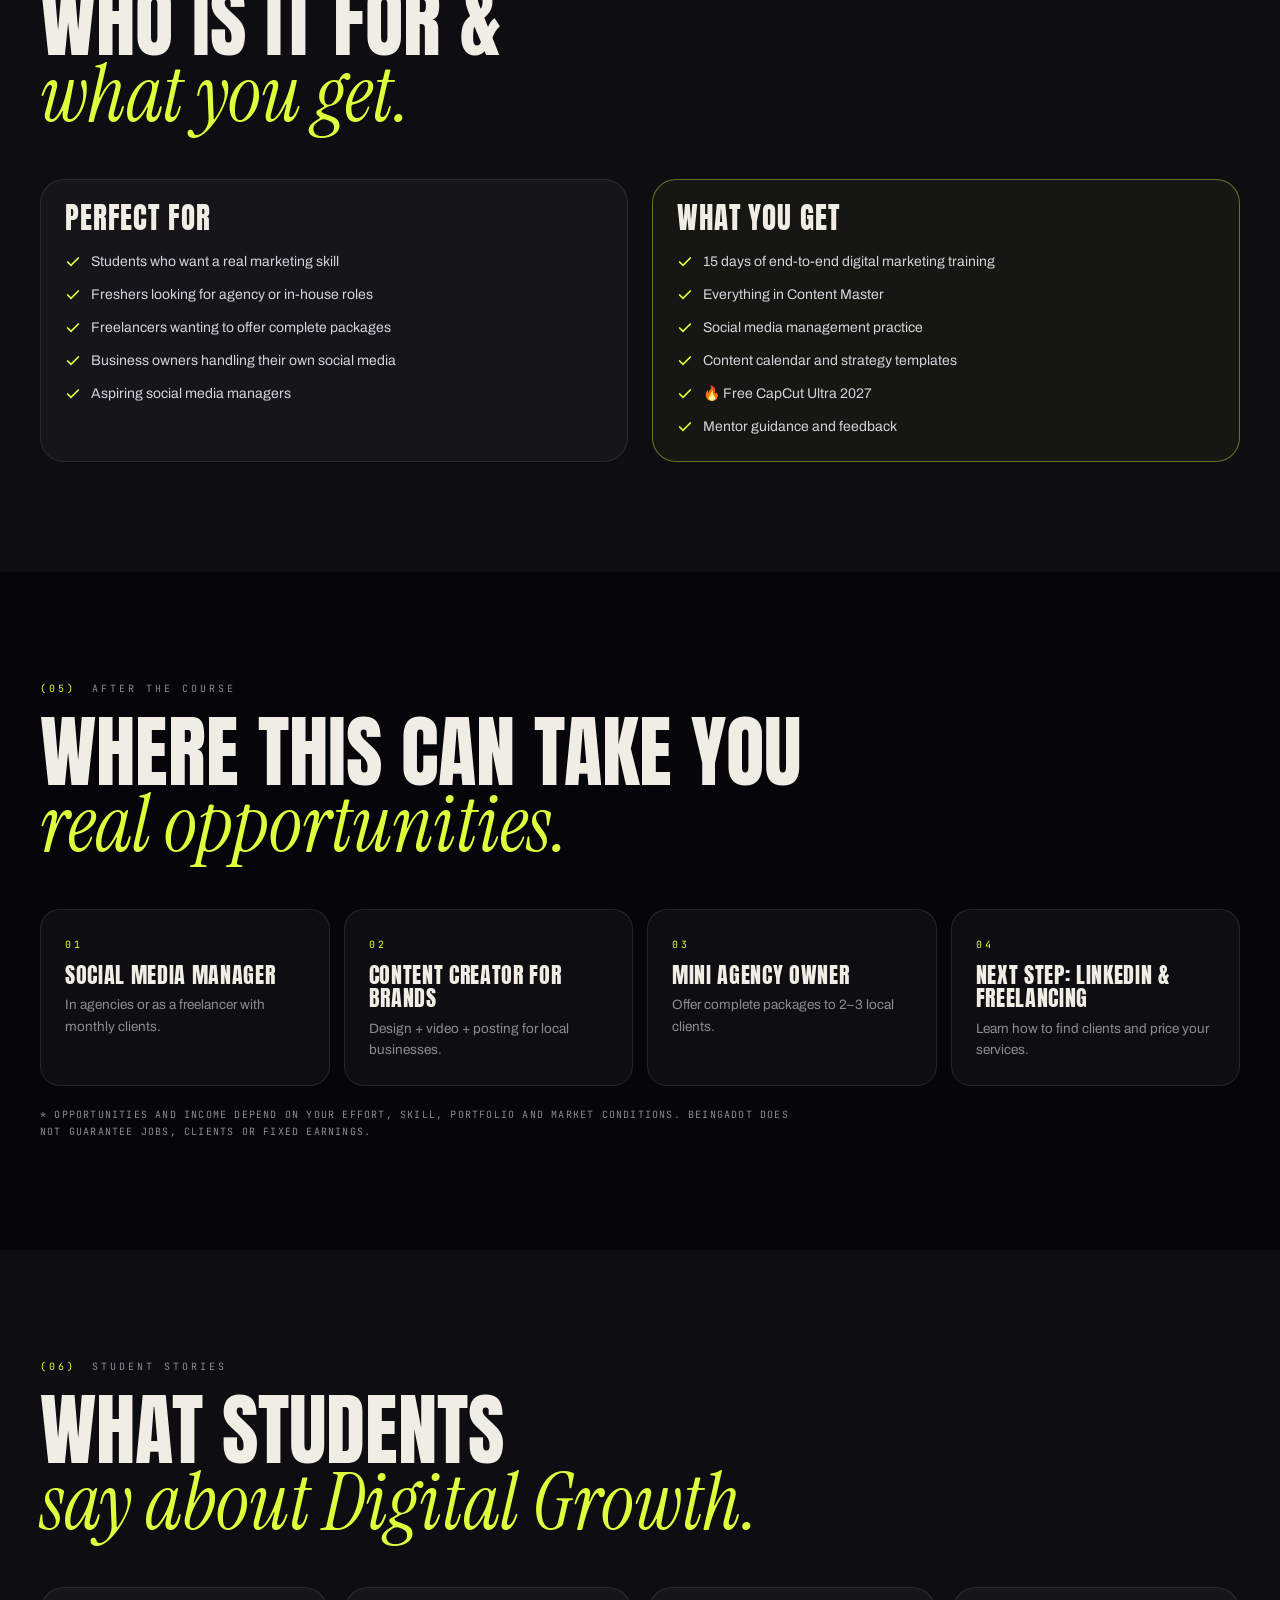
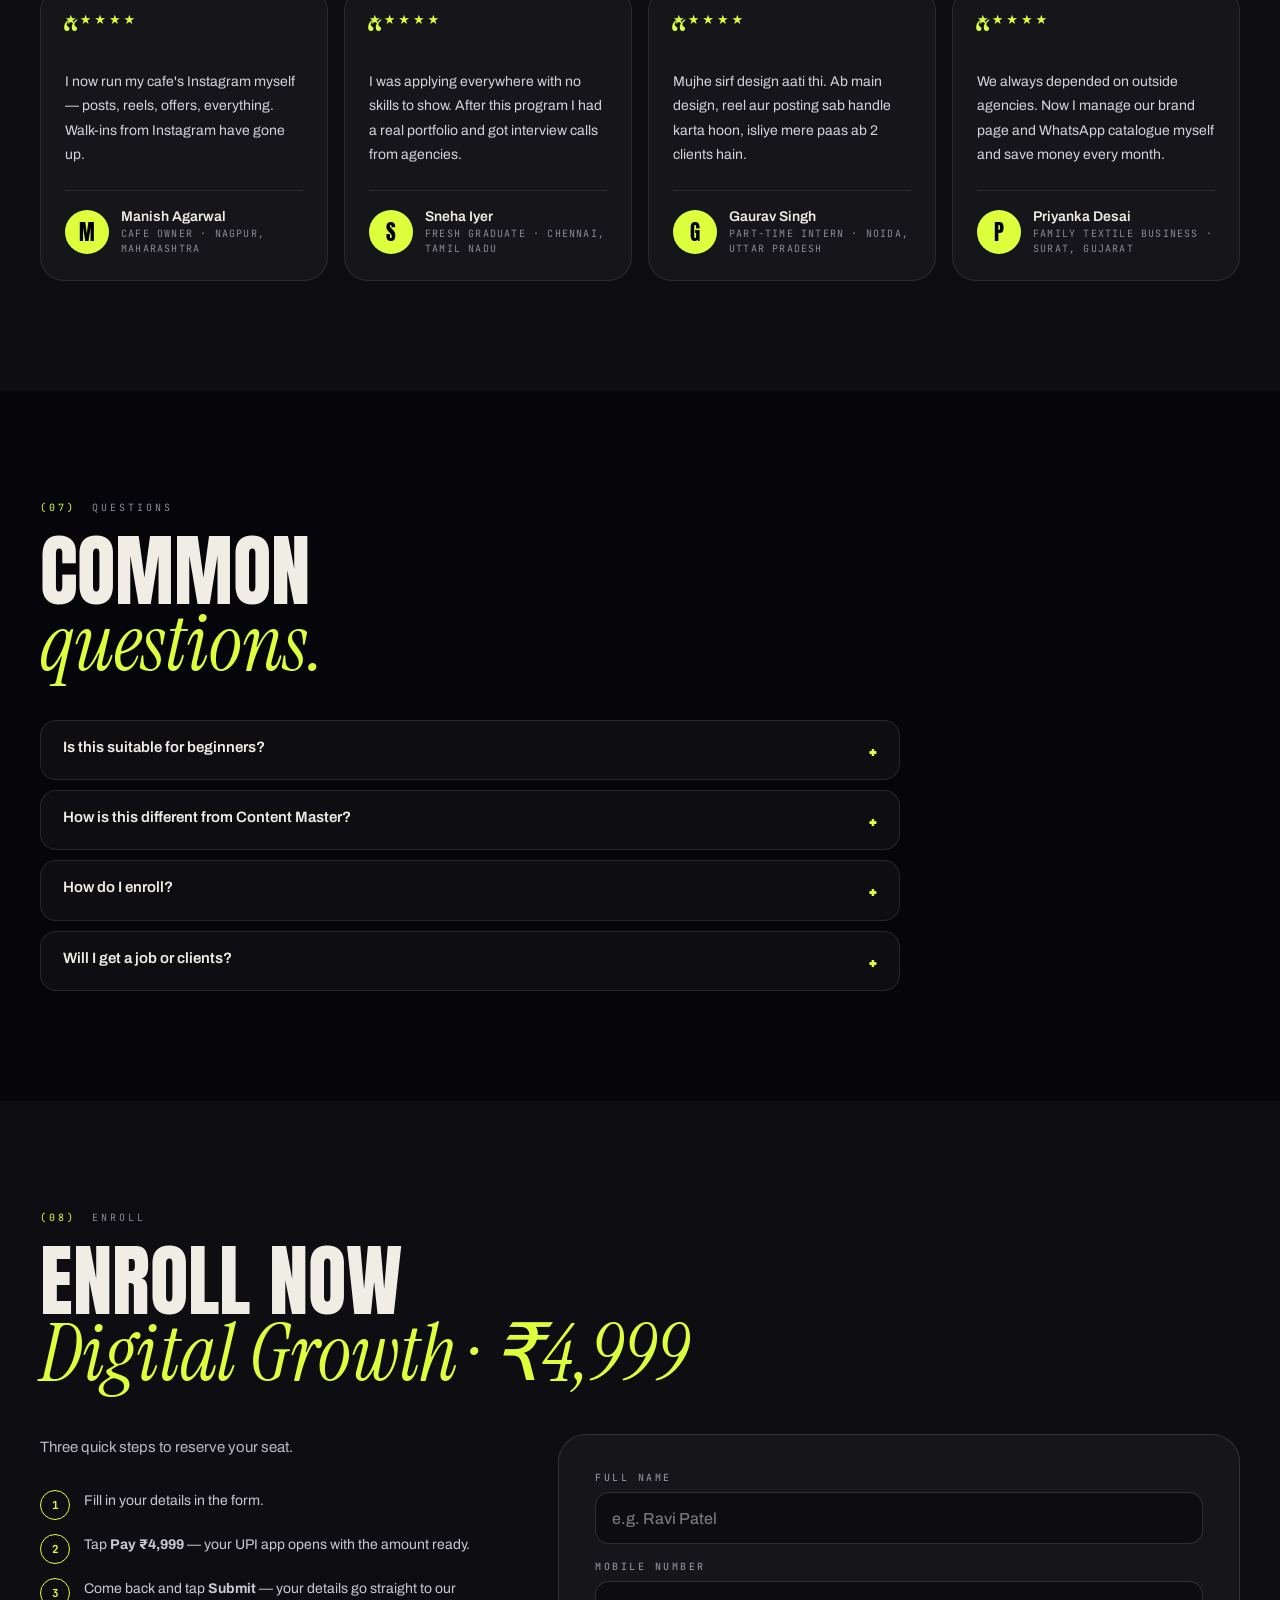
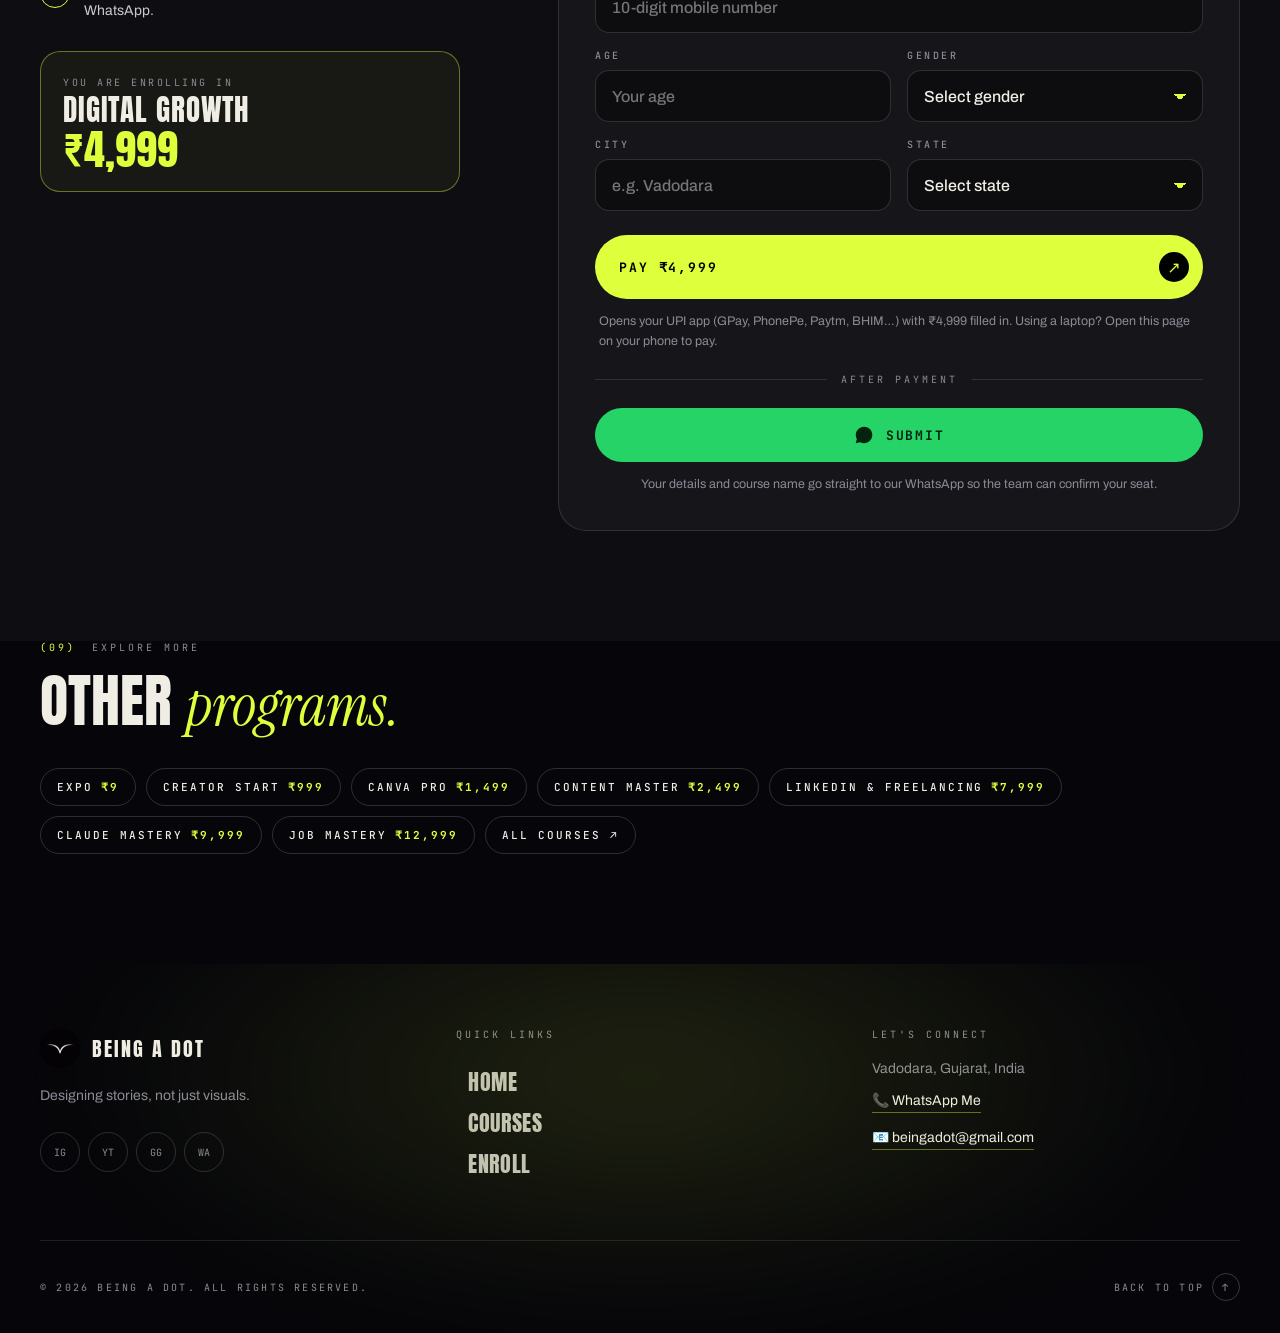
<file: digital-growth.html>
<!doctype html>
<html lang="en">
<head>
<meta charset="UTF-8">
<meta name="viewport" content="width=device-width, initial-scale=1.0">
<title>Digital Growth Course · ₹4,999 · BEINGADOT</title>
<meta name="description" content="Digital Growth by BEINGADOT MARKETING — 15 Days program, ₹4,999. Our most popular all-round program. Combine AI graphic design, video editing and social media management to ru">
<link rel="icon" type="image/png" href="being.png">
<link rel="apple-touch-icon" href="being.png">
<link rel="preconnect" href="https://fonts.googleapis.com">
<link rel="preconnect" href="https://fonts.gstatic.com" crossorigin>
<link href="https://fonts.googleapis.com/css2?family=Anton&family=Archivo:ital,wght@0,100..900;1,100..900&family=Instrument+Serif:ital@0;1&family=JetBrains+Mono:wght@300;400;500;700&display=swap" rel="stylesheet">
<link rel="stylesheet" href="course.css">
</head>
<body>
<div id="cur"><i></i></div>
<div id="bar"></div>
<header id="hd"><div class="wrap hw">
  <a class="logo" href="index.html"><img src="being.png" alt="Logo"><span><b>BEINGADOT</b><i>Arisha · Est. 2022</i></span></a>
  <nav class="nv glass"><a href="https://beingadot.vercel.app/" target="_blank" rel="noopener noreferrer"><span>Home<sup>↗</sup></span></a><a href="https://beingapartner.vercel.app/" target="_blank" rel="noopener noreferrer"><span>About<sup>↗</sup></span></a><a href="index.html#courses"><span>Learn</span></a><a href="https://beingaseller.vercel.app/" target="_blank" rel="noopener noreferrer"><span>Store<sup>↗</sup></span></a></nav>
  <div class="r">
    <a class="talk" href="#enroll"><b>Enroll Now</b><span>↗</span></a>
    <button id="mb" class="glass" aria-label="Open menu"><span><i></i><i></i></span></button>
  </div>
</div></header>
<div id="mm"><div class="t"><span>Menu</span><button id="mx" aria-label="Close menu">✕</button></div><nav id="mn"><a href="https://beingadot.vercel.app/" target="_blank" rel="noopener noreferrer"><small>01</small><span>HOME</span></a><a href="https://beingapartner.vercel.app/" target="_blank" rel="noopener noreferrer"><small>02</small><span>ABOUT</span></a><a href="index.html#courses"><small>03</small><span>LEARN</span></a><a href="https://beingaseller.vercel.app/" target="_blank" rel="noopener noreferrer"><small>04</small><span>STORE</span></a></nav><p>Vadodara, Gujarat — India<br>beingadot@gmail.com</p></div>

<section class="ph1 ch"><div class="wrap">
  <a class="crumb" href="index.html#courses">← All courses</a>
  <div class="tag">Program 05 · Most Popular</div>
  <div class="chg">
    <div><h1 class="rv">DIGITAL GROWTH<span class="ser">grow brands, not just posts.</span></h1>
    <p class="lead rv" style="max-width:640px">Our most popular all-round program. Combine AI graphic design, video editing and social media management to run content for real brands. Includes everything in Content Master and the free CapCut Ultra 2027 bonus.</p></div>
    <div class="pcard rv"><small>Course fee</small><div class="price">₹4,999</div>
      <p>One-time fee · 15 Days · Practical Training<br>Pay securely by UPI — GPay, PhonePe, Paytm, BHIM.</p>
      <a class="enr" href="#enroll"><b>Enroll Now</b><span>↗</span></a></div>
  </div>
  <div class="facts rv"><div><small>Duration</small><b>15 DAYS</b></div><div><small>Level</small><b>BEGINNER TO INTERMEDIATE</b></div><div><small>Format</small><b>PRACTICAL TRAINING</b></div><div><small>Fee</small><b>₹4,999</b></div></div>
</div></section>

<section class="sec2"><div class="wrap">
  <div class="sh"><span class="mono acid">(01)</span><span class="mono ash">What you'll learn</span></div>
  <h2 class="t2 rv">POINT-BY-POINT<span class="ser">everything inside this course.</span></h2>
  <div class="lg"><div class="li rv"><i>01</i><div><h3>Everything in Content Master</h3><p>Design, Canva, video editing and Reels — the complete content foundation.</p></div></div><div class="li rv"><i>02</i><div><h3>Advanced AI graphic designing</h3><p>Create premium-looking brand creatives faster with advanced AI workflows.</p></div></div><div class="li rv"><i>03</i><div><h3>Video editing for business content</h3><p>Product videos, service reels, testimonials and ad creatives that sell.</p></div></div><div class="li rv"><i>04</i><div><h3>Social media management</h3><p>Handle Instagram, Facebook and YouTube pages the way agencies do.</p></div></div><div class="li rv"><i>05</i><div><h3>Content planning &amp; posting strategy</h3><p>Build monthly content calendars with the right mix of posts, reels and offers.</p></div></div><div class="li rv"><i>06</i><div><h3>Brand page management</h3><p>Optimise profiles, bios, highlights and consistent branding for any business.</p></div></div><div class="li rv"><i>07</i><div><h3>Client content handling basics</h3><p>Take briefs, get approvals and deliver on time — the client side of the work.</p></div></div><div class="li rv"><i>08</i><div><h3>Insights &amp; WhatsApp Business basics</h3><p>Read page analytics and use WhatsApp Business to turn followers into enquiries.</p></div></div></div>
</div></section>

<section class="sec2" style="background:var(--coal)"><div class="wrap">
  <div class="sh"><span class="mono acid">(02)</span><span class="mono ash">Course roadmap</span></div>
  <h2 class="t2 rv">HOW THE COURSE<span class="ser">flows from start to finish.</span></h2>
  <div class="rm"><div class="rv" style="--d:0.0s"><small>PHASE 01</small><h3>CONTENT FOUNDATION</h3><p>Design and video skills from Content Master.</p></div><div class="rv" style="--d:0.08s"><small>PHASE 02</small><h3>BRAND CREATIVES</h3><p>Advanced AI design and business video.</p></div><div class="rv" style="--d:0.16s"><small>PHASE 03</small><h3>PAGE MANAGEMENT</h3><p>Strategy, calendars and posting.</p></div><div class="rv" style="--d:0.24s"><small>PHASE 04</small><h3>CLIENT WORKFLOW</h3><p>Briefs, approvals and delivery.</p></div></div>
</div></section>

<section class="sec2"><div class="wrap">
  <div class="sh"><span class="mono acid">(03)</span><span class="mono ash">Why now · Why India</span></div>
  <h2 class="t2 rv">WHY LEARN THIS<span class="ser">in India, right now?</span></h2>
  <div class="wg" style="margin-top:48px"><div class="rv"><small>(01)</small><h3>BUSINESSES WANT ONE PERSON FOR EVERYTHING</h3><p>Small Indian businesses prefer one trusted person who handles design, video and posting. This program trains you for exactly that.</p></div><div class="rv"><small>(02)</small><h3>HIGHER VALUE THAN A SINGLE SKILL</h3><p>Monthly social media management packages bring regular income instead of one-off orders.</p></div><div class="rv"><small>(03)</small><h3>EVERY LOCAL BUSINESS IS GOING DIGITAL</h3><p>Clinics, coaching institutes, real estate, salons, restaurants and D2C brands all need a social presence.</p></div><div class="rv"><small>(04)</small><h3>AGENCY-STYLE WORKFLOW</h3><p>Learn how professional agencies plan, create, post and report — useful for jobs and freelancing.</p></div><div class="rv"><small>(05)</small><h3>WHATSAPP IS HOW INDIA BUYS</h3><p>Learning to connect social media with WhatsApp enquiries is a big advantage in the Indian market.</p></div><div class="rv"><small>(06)</small><h3>PERFECT TO LAUNCH YOUR OWN MINI AGENCY</h3><p>Start serving 2–3 local clients and grow from there.</p></div></div>
</div></section>

<section class="sec2" style="background:var(--coal)"><div class="wrap">
  <div class="sh"><span class="mono acid">(04)</span><span class="mono ash">Is it for you?</span></div>
  <h2 class="t2 rv">WHO IS IT FOR &amp;<span class="ser">what you get.</span></h2>
  <div class="two"><div class="bx rv"><h3>PERFECT FOR</h3><ul><li><svg viewBox="0 0 24 24" fill="none" stroke="currentColor" stroke-width="2.6" stroke-linecap="round"><path d="M20 6L9 17l-5-5"/></svg>Students who want a real marketing skill</li><li><svg viewBox="0 0 24 24" fill="none" stroke="currentColor" stroke-width="2.6" stroke-linecap="round"><path d="M20 6L9 17l-5-5"/></svg>Freshers looking for agency or in-house roles</li><li><svg viewBox="0 0 24 24" fill="none" stroke="currentColor" stroke-width="2.6" stroke-linecap="round"><path d="M20 6L9 17l-5-5"/></svg>Freelancers wanting to offer complete packages</li><li><svg viewBox="0 0 24 24" fill="none" stroke="currentColor" stroke-width="2.6" stroke-linecap="round"><path d="M20 6L9 17l-5-5"/></svg>Business owners handling their own social media</li><li><svg viewBox="0 0 24 24" fill="none" stroke="currentColor" stroke-width="2.6" stroke-linecap="round"><path d="M20 6L9 17l-5-5"/></svg>Aspiring social media managers</li></ul></div><div class="bx hl rv" style="--d:.1s"><h3>WHAT YOU GET</h3><ul><li><svg viewBox="0 0 24 24" fill="none" stroke="currentColor" stroke-width="2.6" stroke-linecap="round"><path d="M20 6L9 17l-5-5"/></svg>15 days of end-to-end digital marketing training</li><li><svg viewBox="0 0 24 24" fill="none" stroke="currentColor" stroke-width="2.6" stroke-linecap="round"><path d="M20 6L9 17l-5-5"/></svg>Everything in Content Master</li><li><svg viewBox="0 0 24 24" fill="none" stroke="currentColor" stroke-width="2.6" stroke-linecap="round"><path d="M20 6L9 17l-5-5"/></svg>Social media management practice</li><li><svg viewBox="0 0 24 24" fill="none" stroke="currentColor" stroke-width="2.6" stroke-linecap="round"><path d="M20 6L9 17l-5-5"/></svg>Content calendar and strategy templates</li><li><svg viewBox="0 0 24 24" fill="none" stroke="currentColor" stroke-width="2.6" stroke-linecap="round"><path d="M20 6L9 17l-5-5"/></svg>🔥 Free CapCut Ultra 2027</li><li><svg viewBox="0 0 24 24" fill="none" stroke="currentColor" stroke-width="2.6" stroke-linecap="round"><path d="M20 6L9 17l-5-5"/></svg>Mentor guidance and feedback</li></ul></div></div>
</div></section>

<section class="sec2"><div class="wrap">
  <div class="sh"><span class="mono acid">(05)</span><span class="mono ash">After the course</span></div>
  <h2 class="t2 rv">WHERE THIS CAN TAKE YOU<span class="ser">real opportunities.</span></h2>
  <div class="cr"><div class="rv"><small>01</small><h3>SOCIAL MEDIA MANAGER</h3><p>In agencies or as a freelancer with monthly clients.</p></div><div class="rv"><small>02</small><h3>CONTENT CREATOR FOR BRANDS</h3><p>Design + video + posting for local businesses.</p></div><div class="rv"><small>03</small><h3>MINI AGENCY OWNER</h3><p>Offer complete packages to 2–3 local clients.</p></div><div class="rv"><small>04</small><h3>NEXT STEP: LINKEDIN &amp; FREELANCING</h3><p>Learn how to find clients and price your services.</p></div></div>
  <p class="disc">* Opportunities and income depend on your effort, skill, portfolio and market conditions. BEINGADOT does not guarantee jobs, clients or fixed earnings.</p>
</div></section>

<section class="sec2" style="background:var(--coal)"><div class="wrap">
  <div class="sh"><span class="mono acid">(06)</span><span class="mono ash">Student stories</span></div>
  <h2 class="t2 rv">WHAT STUDENTS<span class="ser">say about Digital Growth.</span></h2>
  <div class="tg"><div class="tc rv" style="--d:0.0s"><div class="stars">★★★★★</div><div class="q">“</div><p>I now run my cafe&#x27;s Instagram myself — posts, reels, offers, everything. Walk-ins from Instagram have gone up.</p><div class="who"><div class="av">M</div><div><b>Manish Agarwal</b><span>Cafe owner · Nagpur, Maharashtra</span></div></div></div><div class="tc rv" style="--d:0.08s"><div class="stars">★★★★★</div><div class="q">“</div><p>I was applying everywhere with no skills to show. After this program I had a real portfolio and got interview calls from agencies.</p><div class="who"><div class="av">S</div><div><b>Sneha Iyer</b><span>Fresh graduate · Chennai, Tamil Nadu</span></div></div></div><div class="tc rv" style="--d:0.16s"><div class="stars">★★★★★</div><div class="q">“</div><p>Mujhe sirf design aati thi. Ab main design, reel aur posting sab handle karta hoon, isliye mere paas ab 2 clients hain.</p><div class="who"><div class="av">G</div><div><b>Gaurav Singh</b><span>Part-time intern · Noida, Uttar Pradesh</span></div></div></div><div class="tc rv" style="--d:0.24s"><div class="stars">★★★★★</div><div class="q">“</div><p>We always depended on outside agencies. Now I manage our brand page and WhatsApp catalogue myself and save money every month.</p><div class="who"><div class="av">P</div><div><b>Priyanka Desai</b><span>Family textile business · Surat, Gujarat</span></div></div></div></div>
</div></section>

<section class="sec2"><div class="wrap">
  <div class="sh"><span class="mono acid">(07)</span><span class="mono ash">Questions</span></div>
  <h2 class="t2 rv">COMMON<span class="ser">questions.</span></h2>
  <div class="faq"><details><summary>Is this suitable for beginners?</summary><p>Yes. It builds on Content Master, so it also covers the earlier foundation.</p></details><details><summary>How is this different from Content Master?</summary><p>Content Master focuses on design and video. Digital Growth adds social media management, brand pages, strategy and client handling.</p></details><details><summary>How do I enroll?</summary><p>Fill the form, pay by UPI and submit on WhatsApp. The team confirms your batch and next steps.</p></details><details><summary>Will I get a job or clients?</summary><p>We train you with skills, portfolio and guidance, but we do not promise jobs or fixed income. Results depend on your effort.</p></details></div>
</div></section>

<section class="sec2 enroll" id="enroll"><div class="wrap">
  <div class="sh"><span class="mono acid">(08)</span><span class="mono ash">Enroll</span></div>
  <h2 class="t2 rv">ENROLL NOW<span class="ser">Digital Growth · ₹4,999</span></h2>
  <div class="ef">
    <div class="rv">
      <p class="lead" style="margin-top:0">Three quick steps to reserve your seat.</p>
      <div class="steps"><div><i>1</i><span>Fill in your details in the form.</span></div><div><i>2</i><span>Tap <b>Pay ₹4,999</b> — your UPI app opens with the amount ready.</span></div><div><i>3</i><span>Come back and tap <b>Submit</b> — your details go straight to our WhatsApp.</span></div></div>
      <div class="sum"><small>You are enrolling in</small><b>DIGITAL GROWTH</b><em>₹4,999</em></div>
    </div>
    <form class="fm rv" id="fm" novalidate style="--d:.1s" data-course="Digital Growth" data-amount="₹4,999" data-upi="upi://pay?pa=beingadot%40ibl&pn=Beingadot&am=4999.00&cu=INR&tn=Beingadot%20Payment">
      <div class="fd"><label for="nm">Full Name</label><input id="nm" name="name" type="text" autocomplete="name" placeholder="e.g. Ravi Patel" required><div class="er">Please enter your full name.</div></div>
      <div class="fd"><label for="mo">Mobile Number</label><input id="mo" name="mobile" type="tel" inputmode="numeric" autocomplete="tel-national" maxlength="10" placeholder="10-digit mobile number" required><div class="er">Enter a valid 10-digit Indian mobile number.</div></div>
      <div class="fr c2">
        <div class="fd"><label for="ag">Age</label><input id="ag" name="age" type="number" inputmode="numeric" min="10" max="80" placeholder="Your age" required><div class="er">Enter a valid age (10–80).</div></div>
        <div class="fd"><label for="gn">Gender</label><select id="gn" name="gender" required><option value="">Select gender</option><option>Male</option><option>Female</option><option>Transgender</option></select><div class="er">Please select your gender.</div></div>
      </div>
      <div class="fr c2">
        <div class="fd"><label for="ci">City</label><input id="ci" name="city" type="text" autocomplete="address-level2" placeholder="e.g. Vadodara" required><div class="er">Please enter your city.</div></div>
        <div class="fd"><label for="st">State</label><select id="st" name="state" required><option value="">Select state</option><option value="Andaman and Nicobar Islands">Andaman and Nicobar Islands</option><option value="Andhra Pradesh">Andhra Pradesh</option><option value="Arunachal Pradesh">Arunachal Pradesh</option><option value="Assam">Assam</option><option value="Bihar">Bihar</option><option value="Chandigarh">Chandigarh</option><option value="Chhattisgarh">Chhattisgarh</option><option value="Dadra and Nagar Haveli and Daman and Diu">Dadra and Nagar Haveli and Daman and Diu</option><option value="Delhi">Delhi</option><option value="Goa">Goa</option><option value="Gujarat">Gujarat</option><option value="Haryana">Haryana</option><option value="Himachal Pradesh">Himachal Pradesh</option><option value="Jammu and Kashmir">Jammu and Kashmir</option><option value="Jharkhand">Jharkhand</option><option value="Karnataka">Karnataka</option><option value="Kerala">Kerala</option><option value="Ladakh">Ladakh</option><option value="Lakshadweep">Lakshadweep</option><option value="Madhya Pradesh">Madhya Pradesh</option><option value="Maharashtra">Maharashtra</option><option value="Manipur">Manipur</option><option value="Meghalaya">Meghalaya</option><option value="Mizoram">Mizoram</option><option value="Nagaland">Nagaland</option><option value="Odisha">Odisha</option><option value="Puducherry">Puducherry</option><option value="Punjab">Punjab</option><option value="Rajasthan">Rajasthan</option><option value="Sikkim">Sikkim</option><option value="Tamil Nadu">Tamil Nadu</option><option value="Telangana">Telangana</option><option value="Tripura">Tripura</option><option value="Uttar Pradesh">Uttar Pradesh</option><option value="Uttarakhand">Uttarakhand</option><option value="West Bengal">West Bengal</option></select><div class="er">Please select your state.</div></div>
      </div>
      <button type="button" class="pay" id="pay"><b>Pay ₹4,999</b><span>↗</span></button>
      <p class="note">Opens your UPI app (GPay, PhonePe, Paytm, BHIM…) with ₹4,999 filled in. Using a laptop? Open this page on your phone to pay.</p>
      <div class="or">after payment</div>
      <button type="submit" class="sub" id="sub"><svg viewBox="0 0 24 24" fill="currentColor"><path d="M12.04 2C6.58 2 2.13 6.45 2.13 11.91c0 1.75.46 3.45 1.32 4.95L2.05 22l5.25-1.38a9.9 9.9 0 004.74 1.21c5.46 0 9.91-4.45 9.91-9.92 0-2.65-1.03-5.14-2.9-7.01A9.85 9.85 0 0012.04 2z"/></svg>Submit</button>
      <p class="note" style="text-align:center">Your details and course name go straight to our WhatsApp so the team can confirm your seat.</p>
    </form>
  </div>
</div></section>

<section class="sec2" style="padding-top:0"><div class="wrap">
  <div class="sh"><span class="mono acid">(09)</span><span class="mono ash">Explore more</span></div>
  <h2 class="t2 rv" style="font-size:clamp(2rem,5vw,3.6rem)">OTHER <span class="ser" style="display:inline">programs.</span></h2>
  <div class="oc"><a href="expo.html">Expo<b>₹9</b></a><a href="creator-start.html">Creator Start<b>₹999</b></a><a href="canva-pro.html">Canva Pro<b>₹1,499</b></a><a href="content-master.html">Content Master<b>₹2,499</b></a><a href="linkedin-freelancing.html">LinkedIn &amp; Freelancing<b>₹7,999</b></a><a href="claude-mastery.html">Claude Mastery<b>₹9,999</b></a><a href="job-mastery.html">Job Mastery<b>₹12,999</b></a><a href="index.html#courses">All courses ↗</a></div>
</div></section>

<footer id="contact" style="padding-top:64px"><div class="glow"></div><div class="wrap">
  <div class="fg" style="margin-top:0;border-top:0;padding-top:0">
    <div><div class="fb"><img src="being.png" alt="Being a Dot Logo"><h3>BEING A DOT</h3></div><p class="ash" style="margin-top:16px;max-width:280px;font-size:14px;line-height:1.7">Designing stories, not just visuals.</p>
      <div class="so"><a href="https://instagram.com/beingadot.in" target="_blank" rel="noopener noreferrer">IG</a><a href="https://www.youtube.com/@BEINGADOT" target="_blank" rel="noopener noreferrer">YT</a><a href="https://g.page/r/CXF6Lsrst-K8EBM/review" target="_blank" rel="noopener noreferrer">GG</a><a href="https://wa.me/917564024877" target="_blank" rel="noopener noreferrer">WA</a></div></div>
    <div><h3 class="l">Quick Links</h3><ul class="ql" style="margin-top:20px"><li><a href="index.html">HOME</a></li><li><a href="index.html#courses">COURSES</a></li><li><a href="#enroll">ENROLL</a></li></ul></div>
    <div class="cn"><h3 class="l">Let's Connect</h3><div style="margin-top:20px"><p class="ash">Vadodara, Gujarat, India</p><p><a href="https://wa.me/917564024877" target="_blank" rel="noopener noreferrer">📞 WhatsApp Me</a></p><p><a href="mailto:beingadot@gmail.com">📧 beingadot@gmail.com</a></p></div></div>
  </div>
  <div class="fbt"><span>© 2026 Being a Dot. All rights reserved.</span><button id="top" type="button">Back to top <i>↑</i></button></div>
</div></footer>

<a class="wa" id="wa" href="https://wa.me/917564024877?text=Hi%20BEINGADOT%20MARKETING%21%20I&#x27;m%20interested%20in%20the%20Digital%20Growth%20course.%20Could%20you%20share%20more%20details%3F" target="_blank" rel="noopener noreferrer" aria-label="WhatsApp"><svg viewBox="0 0 24 24" fill="currentColor"><path d="M12.04 2C6.58 2 2.13 6.45 2.13 11.91c0 1.75.46 3.45 1.32 4.95L2.05 22l5.25-1.38a9.9 9.9 0 004.74 1.21c5.46 0 9.91-4.45 9.91-9.92 0-2.65-1.03-5.14-2.9-7.01A9.85 9.85 0 0012.04 2z"/></svg></a>
<script src="course.js"></script>
</body>
</html>
</file>
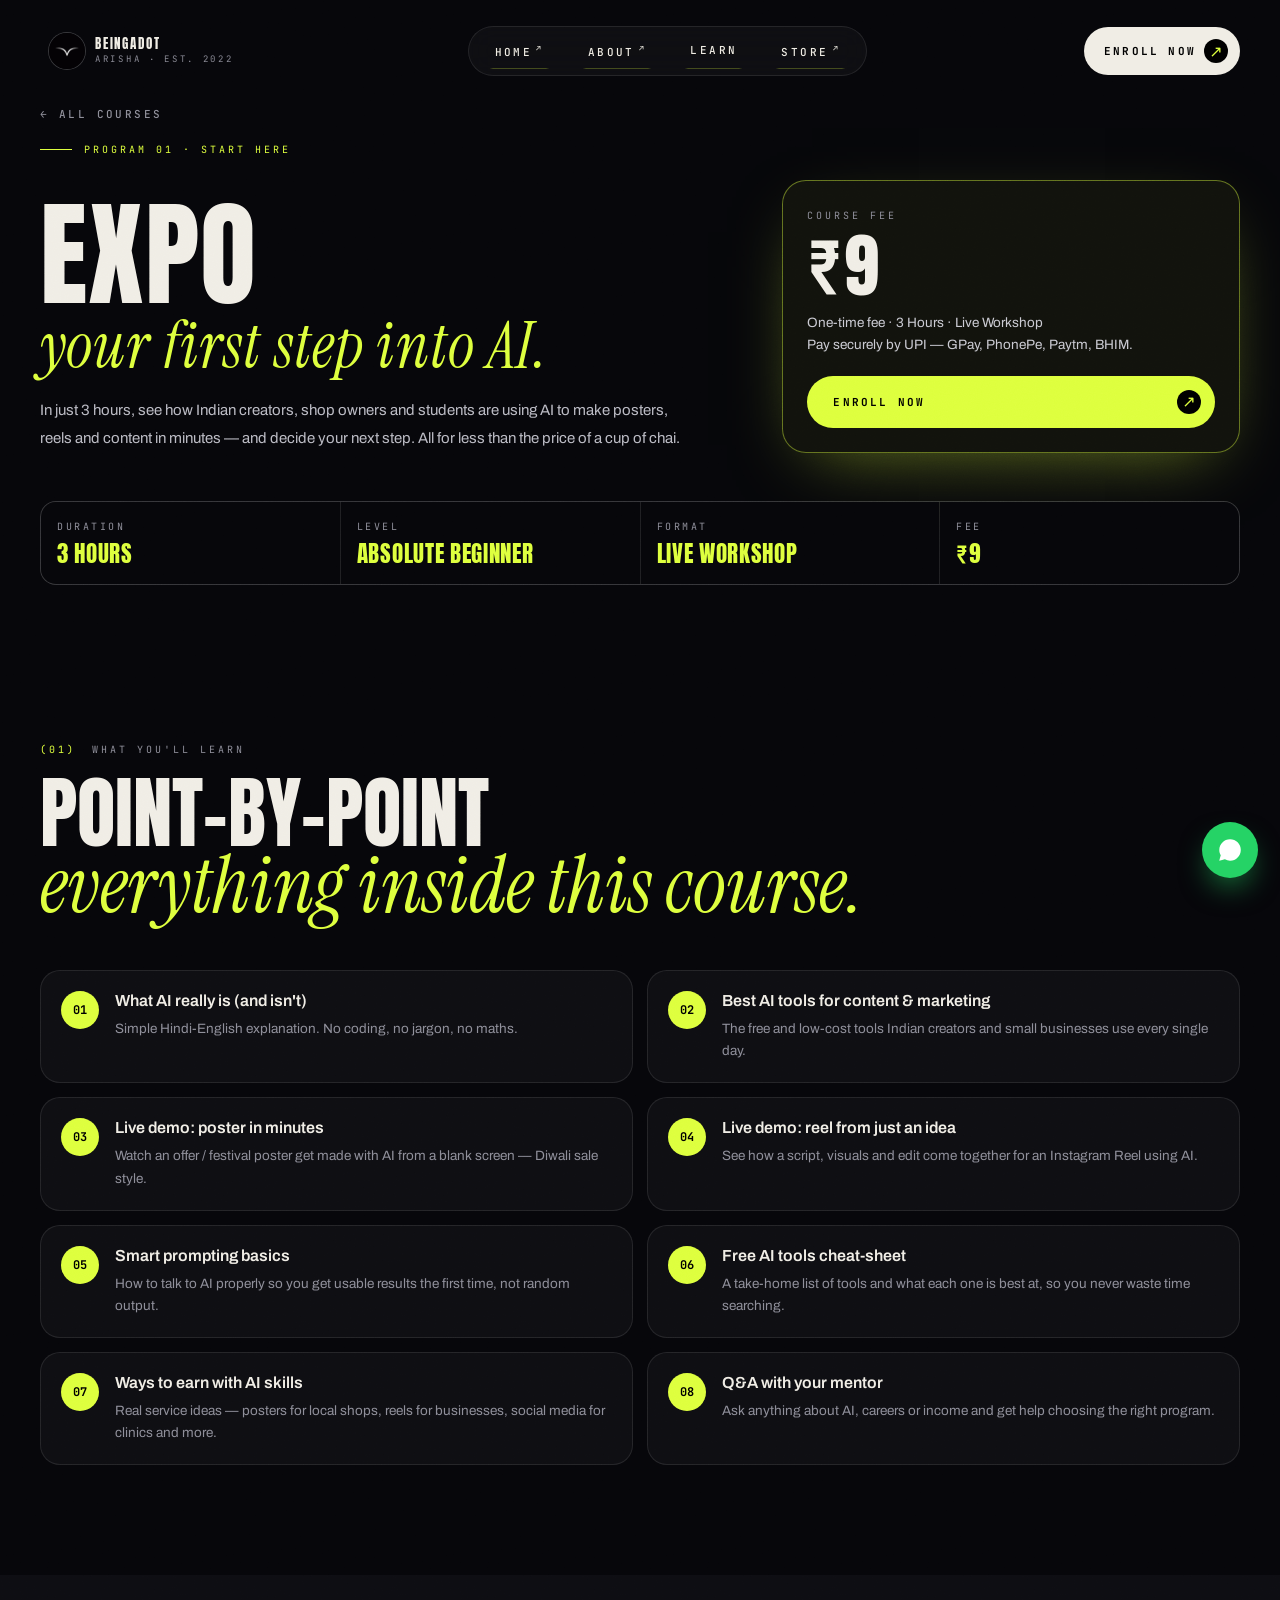
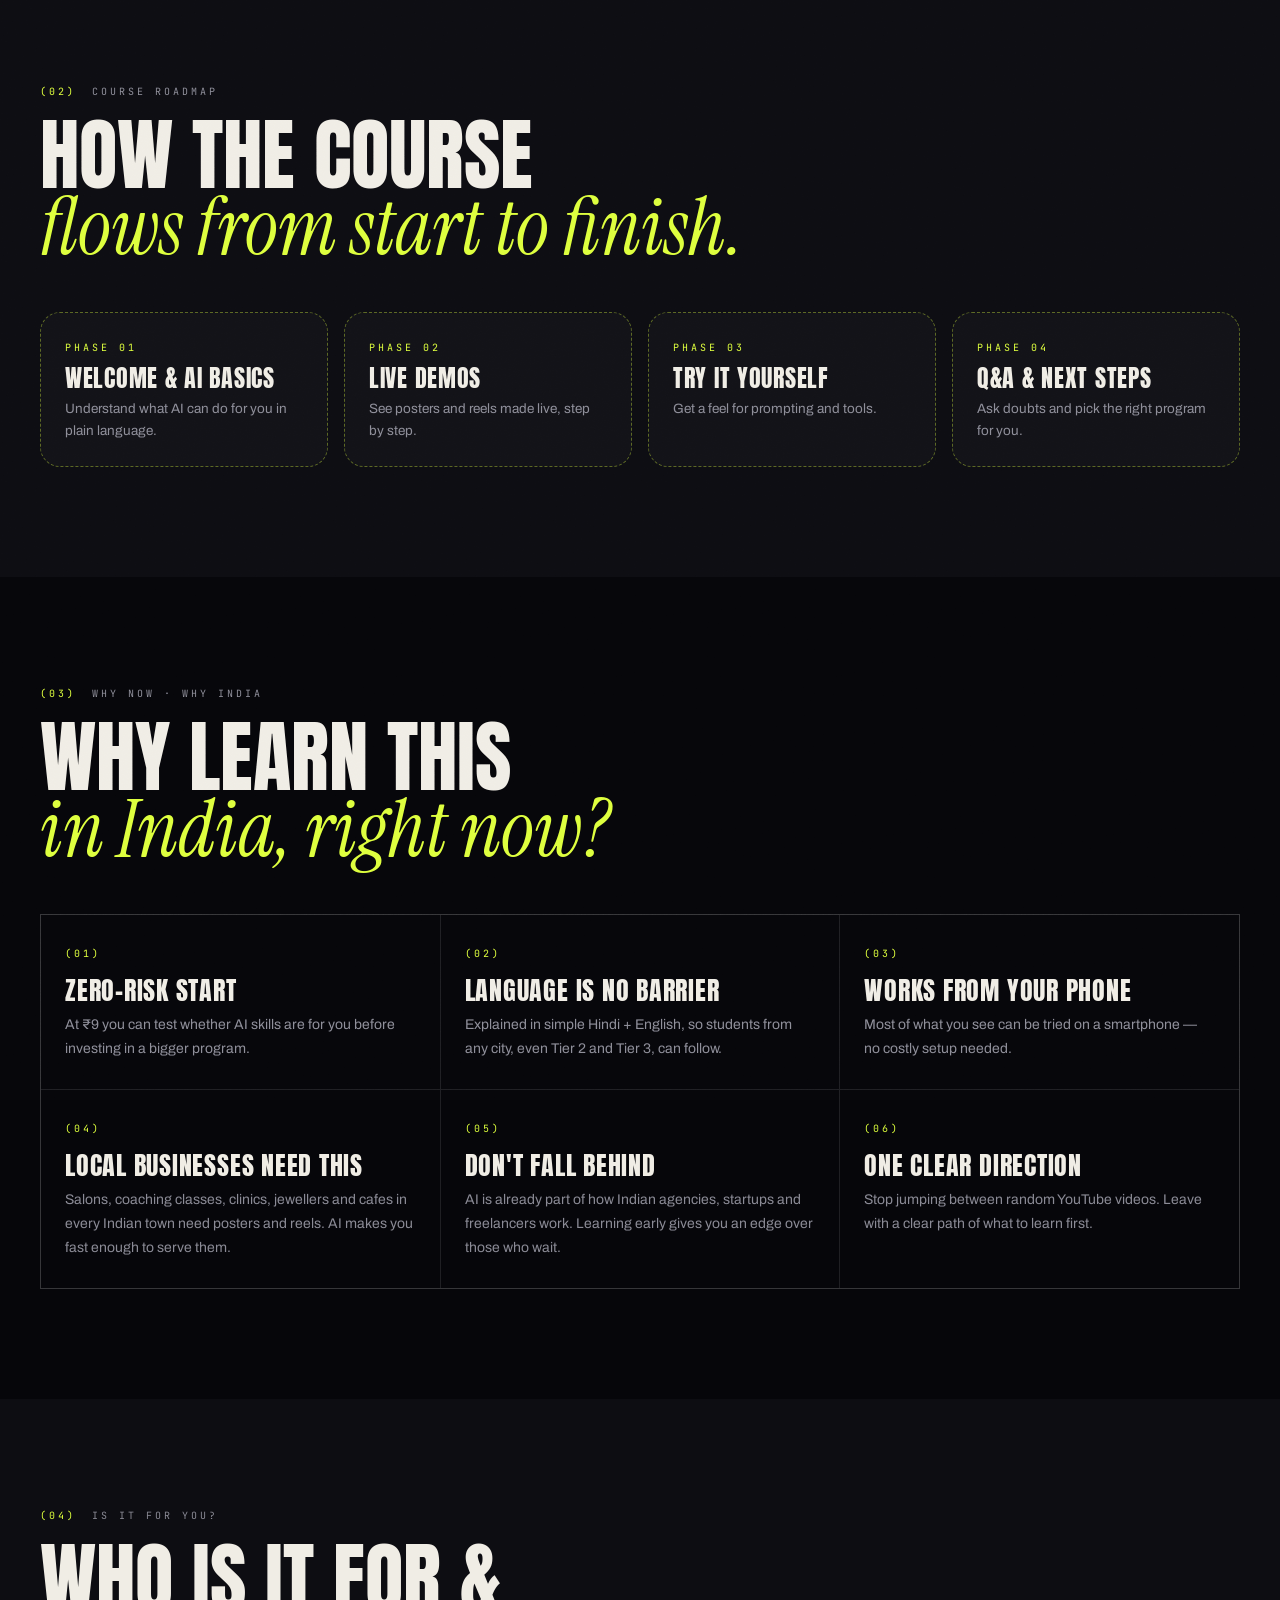
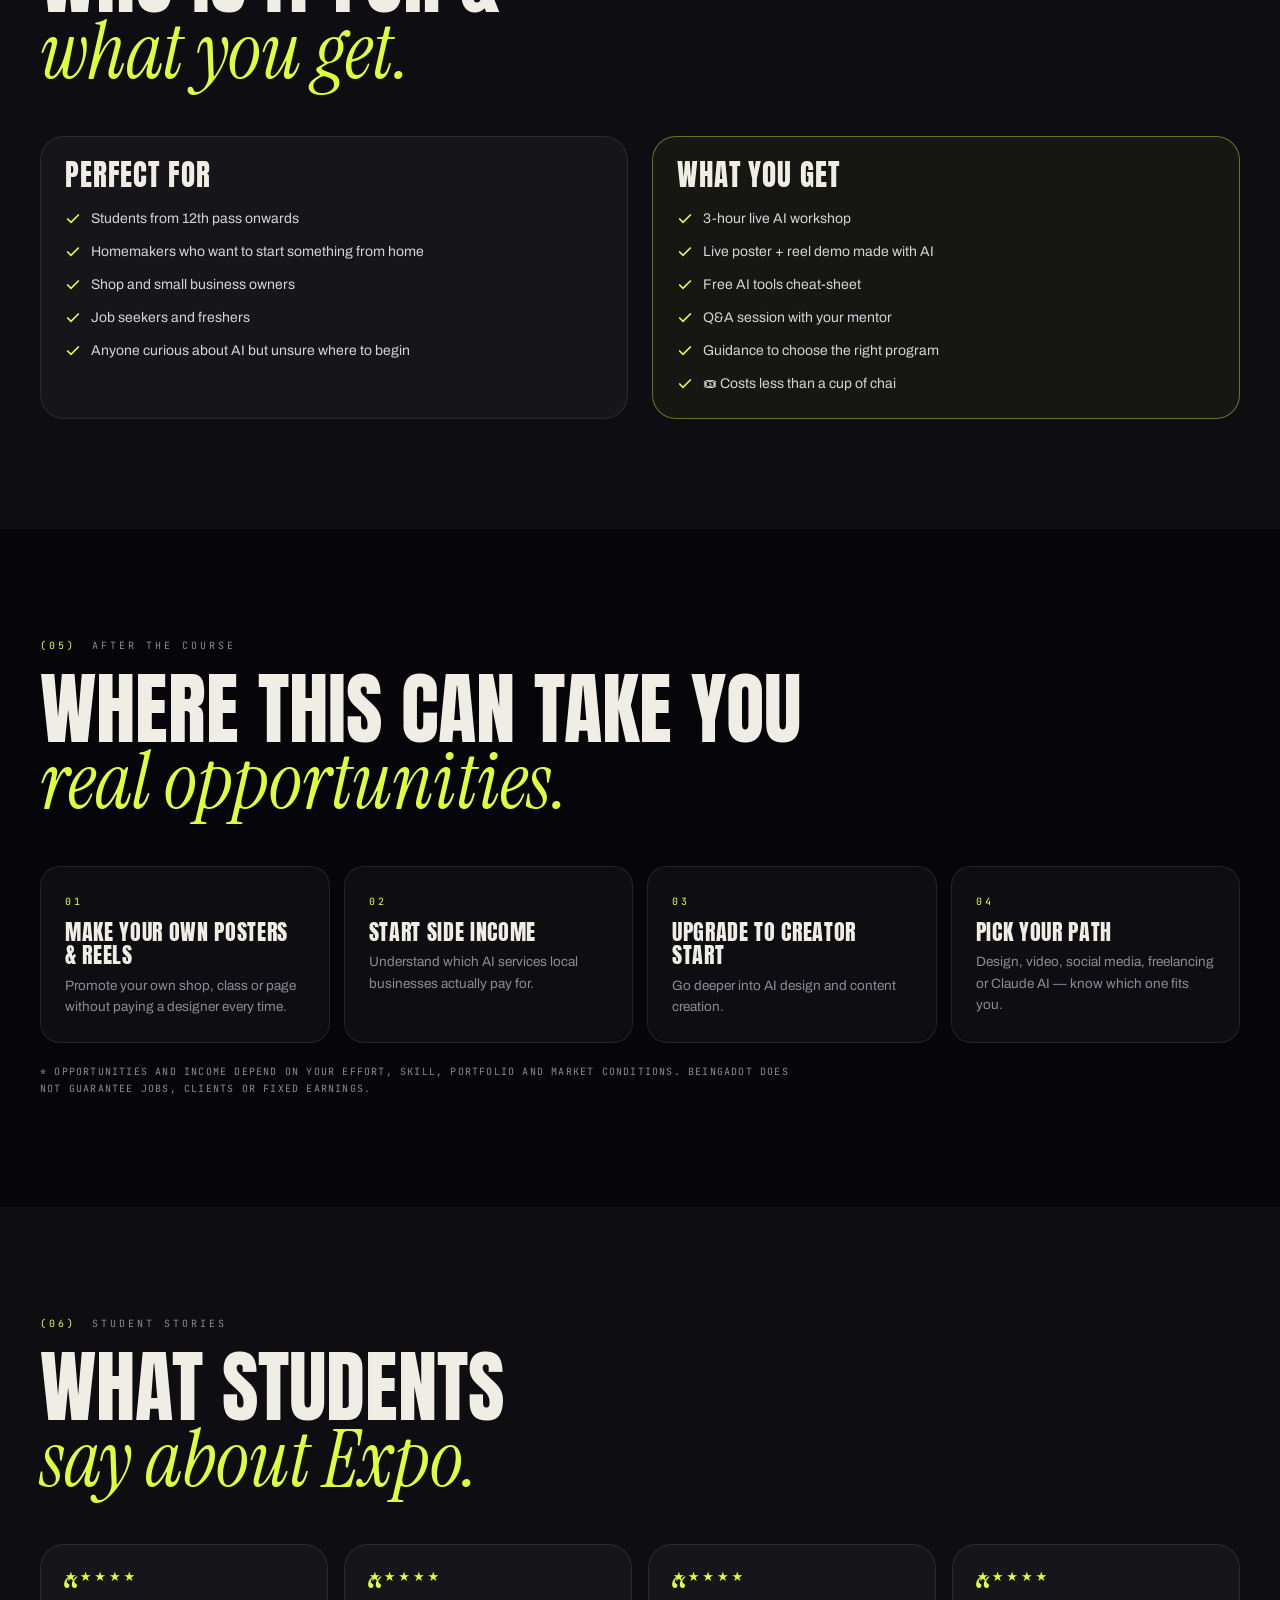
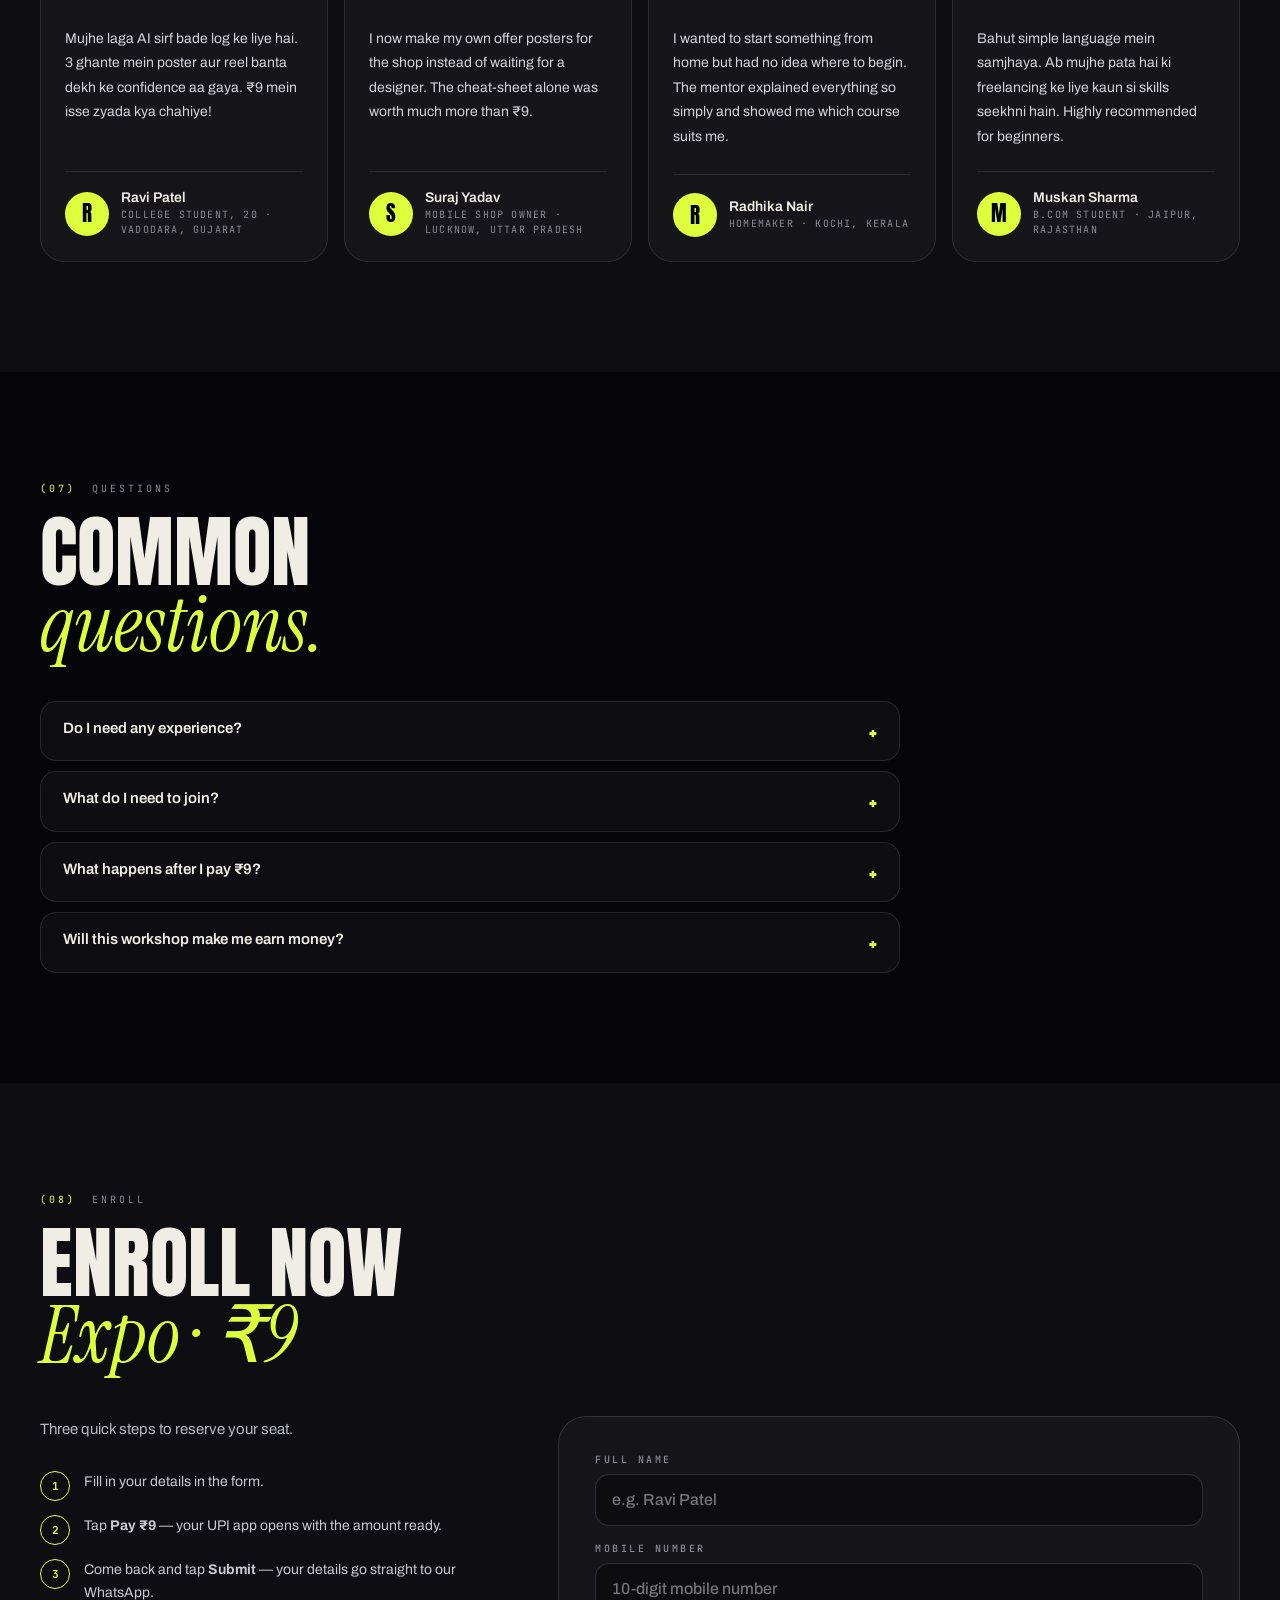
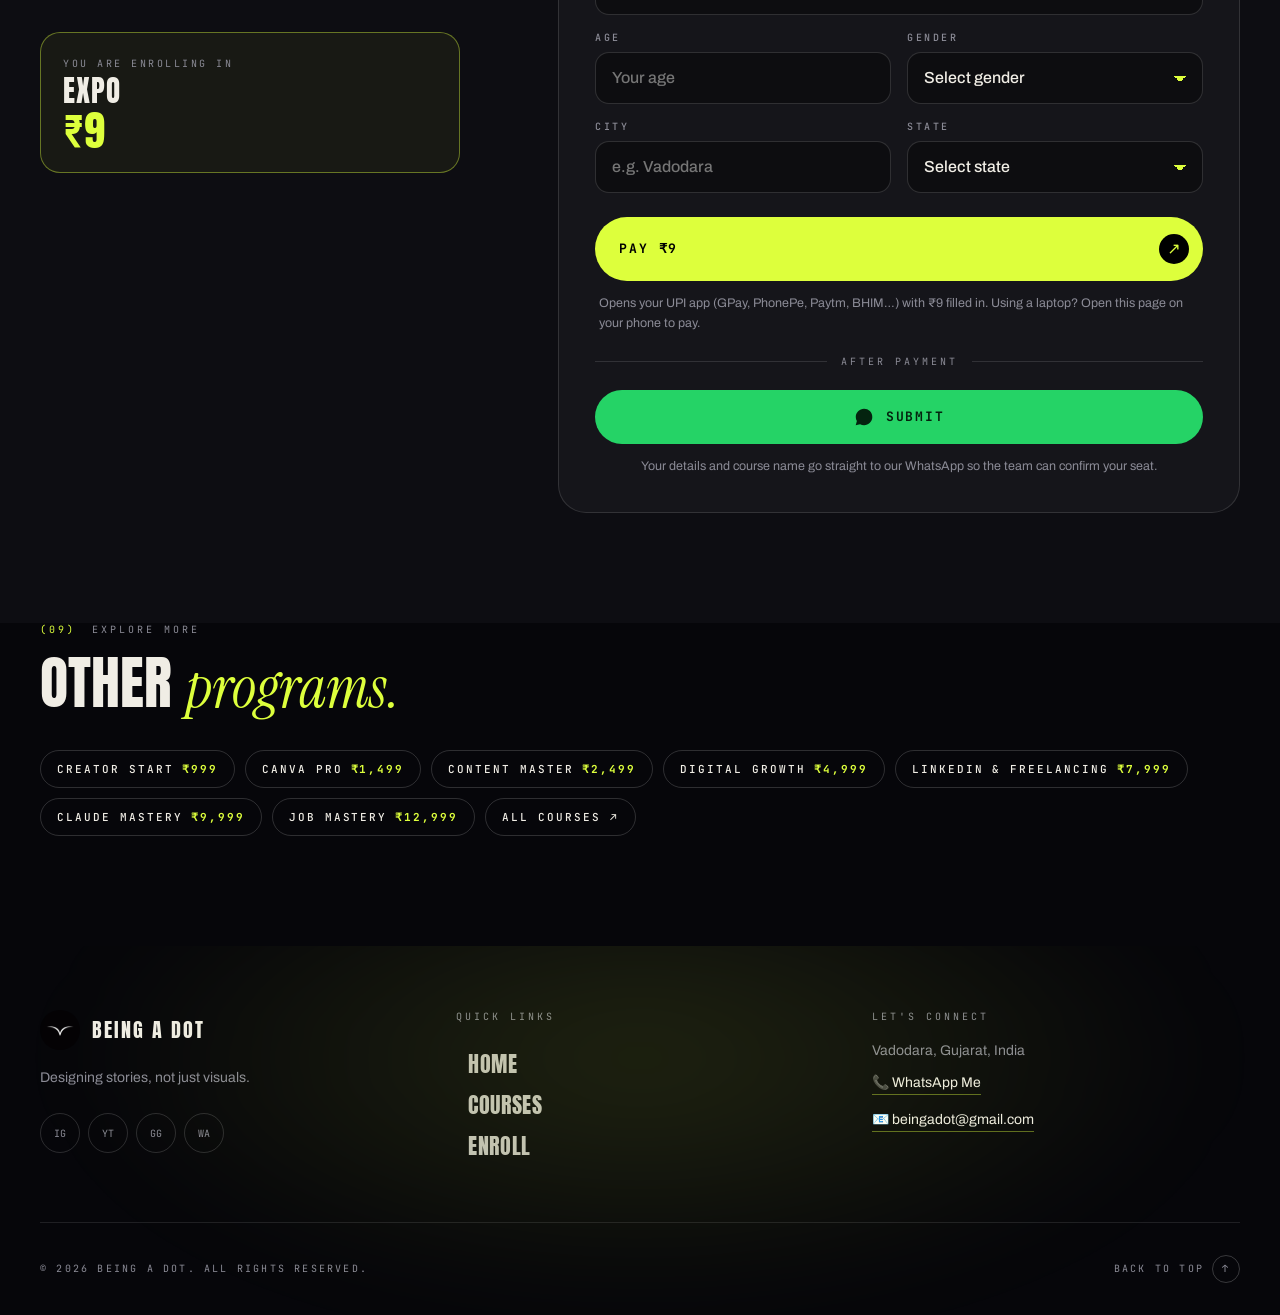
<file: expo.html>
<!doctype html>
<html lang="en">
<head>
<meta charset="UTF-8">
<meta name="viewport" content="width=device-width, initial-scale=1.0">
<title>Expo Course · ₹9 · BEINGADOT</title>
<meta name="description" content="Expo by BEINGADOT MARKETING — 3 Hours program, ₹9. In just 3 hours, see how Indian creators, shop owners and students are using AI to make posters, reels and con">
<link rel="icon" type="image/png" href="being.png">
<link rel="apple-touch-icon" href="being.png">
<link rel="preconnect" href="https://fonts.googleapis.com">
<link rel="preconnect" href="https://fonts.gstatic.com" crossorigin>
<link href="https://fonts.googleapis.com/css2?family=Anton&family=Archivo:ital,wght@0,100..900;1,100..900&family=Instrument+Serif:ital@0;1&family=JetBrains+Mono:wght@300;400;500;700&display=swap" rel="stylesheet">
<link rel="stylesheet" href="course.css">
</head>
<body>
<div id="cur"><i></i></div>
<div id="bar"></div>
<header id="hd"><div class="wrap hw">
  <a class="logo" href="index.html"><img src="being.png" alt="Logo"><span><b>BEINGADOT</b><i>Arisha · Est. 2022</i></span></a>
  <nav class="nv glass"><a href="https://beingadot.vercel.app/" target="_blank" rel="noopener noreferrer"><span>Home<sup>↗</sup></span></a><a href="https://beingapartner.vercel.app/" target="_blank" rel="noopener noreferrer"><span>About<sup>↗</sup></span></a><a href="index.html#courses"><span>Learn</span></a><a href="https://beingaseller.vercel.app/" target="_blank" rel="noopener noreferrer"><span>Store<sup>↗</sup></span></a></nav>
  <div class="r">
    <a class="talk" href="#enroll"><b>Enroll Now</b><span>↗</span></a>
    <button id="mb" class="glass" aria-label="Open menu"><span><i></i><i></i></span></button>
  </div>
</div></header>
<div id="mm"><div class="t"><span>Menu</span><button id="mx" aria-label="Close menu">✕</button></div><nav id="mn"><a href="https://beingadot.vercel.app/" target="_blank" rel="noopener noreferrer"><small>01</small><span>HOME</span></a><a href="https://beingapartner.vercel.app/" target="_blank" rel="noopener noreferrer"><small>02</small><span>ABOUT</span></a><a href="index.html#courses"><small>03</small><span>LEARN</span></a><a href="https://beingaseller.vercel.app/" target="_blank" rel="noopener noreferrer"><small>04</small><span>STORE</span></a></nav><p>Vadodara, Gujarat — India<br>beingadot@gmail.com</p></div>

<section class="ph1 ch"><div class="wrap">
  <a class="crumb" href="index.html#courses">← All courses</a>
  <div class="tag">Program 01 · Start Here</div>
  <div class="chg">
    <div><h1 class="rv">EXPO<span class="ser">your first step into AI.</span></h1>
    <p class="lead rv" style="max-width:640px">In just 3 hours, see how Indian creators, shop owners and students are using AI to make posters, reels and content in minutes — and decide your next step. All for less than the price of a cup of chai.</p></div>
    <div class="pcard rv"><small>Course fee</small><div class="price">₹9</div>
      <p>One-time fee · 3 Hours · Live Workshop<br>Pay securely by UPI — GPay, PhonePe, Paytm, BHIM.</p>
      <a class="enr" href="#enroll"><b>Enroll Now</b><span>↗</span></a></div>
  </div>
  <div class="facts rv"><div><small>Duration</small><b>3 HOURS</b></div><div><small>Level</small><b>ABSOLUTE BEGINNER</b></div><div><small>Format</small><b>LIVE WORKSHOP</b></div><div><small>Fee</small><b>₹9</b></div></div>
</div></section>

<section class="sec2"><div class="wrap">
  <div class="sh"><span class="mono acid">(01)</span><span class="mono ash">What you'll learn</span></div>
  <h2 class="t2 rv">POINT-BY-POINT<span class="ser">everything inside this course.</span></h2>
  <div class="lg"><div class="li rv"><i>01</i><div><h3>What AI really is (and isn&#x27;t)</h3><p>Simple Hindi-English explanation. No coding, no jargon, no maths.</p></div></div><div class="li rv"><i>02</i><div><h3>Best AI tools for content &amp; marketing</h3><p>The free and low-cost tools Indian creators and small businesses use every single day.</p></div></div><div class="li rv"><i>03</i><div><h3>Live demo: poster in minutes</h3><p>Watch an offer / festival poster get made with AI from a blank screen — Diwali sale style.</p></div></div><div class="li rv"><i>04</i><div><h3>Live demo: reel from just an idea</h3><p>See how a script, visuals and edit come together for an Instagram Reel using AI.</p></div></div><div class="li rv"><i>05</i><div><h3>Smart prompting basics</h3><p>How to talk to AI properly so you get usable results the first time, not random output.</p></div></div><div class="li rv"><i>06</i><div><h3>Free AI tools cheat-sheet</h3><p>A take-home list of tools and what each one is best at, so you never waste time searching.</p></div></div><div class="li rv"><i>07</i><div><h3>Ways to earn with AI skills</h3><p>Real service ideas — posters for local shops, reels for businesses, social media for clinics and more.</p></div></div><div class="li rv"><i>08</i><div><h3>Q&amp;A with your mentor</h3><p>Ask anything about AI, careers or income and get help choosing the right program.</p></div></div></div>
</div></section>

<section class="sec2" style="background:var(--coal)"><div class="wrap">
  <div class="sh"><span class="mono acid">(02)</span><span class="mono ash">Course roadmap</span></div>
  <h2 class="t2 rv">HOW THE COURSE<span class="ser">flows from start to finish.</span></h2>
  <div class="rm"><div class="rv" style="--d:0.0s"><small>PHASE 01</small><h3>WELCOME &amp; AI BASICS</h3><p>Understand what AI can do for you in plain language.</p></div><div class="rv" style="--d:0.08s"><small>PHASE 02</small><h3>LIVE DEMOS</h3><p>See posters and reels made live, step by step.</p></div><div class="rv" style="--d:0.16s"><small>PHASE 03</small><h3>TRY IT YOURSELF</h3><p>Get a feel for prompting and tools.</p></div><div class="rv" style="--d:0.24s"><small>PHASE 04</small><h3>Q&amp;A &amp; NEXT STEPS</h3><p>Ask doubts and pick the right program for you.</p></div></div>
</div></section>

<section class="sec2"><div class="wrap">
  <div class="sh"><span class="mono acid">(03)</span><span class="mono ash">Why now · Why India</span></div>
  <h2 class="t2 rv">WHY LEARN THIS<span class="ser">in India, right now?</span></h2>
  <div class="wg" style="margin-top:48px"><div class="rv"><small>(01)</small><h3>ZERO-RISK START</h3><p>At ₹9 you can test whether AI skills are for you before investing in a bigger program.</p></div><div class="rv"><small>(02)</small><h3>LANGUAGE IS NO BARRIER</h3><p>Explained in simple Hindi + English, so students from any city, even Tier 2 and Tier 3, can follow.</p></div><div class="rv"><small>(03)</small><h3>WORKS FROM YOUR PHONE</h3><p>Most of what you see can be tried on a smartphone — no costly setup needed.</p></div><div class="rv"><small>(04)</small><h3>LOCAL BUSINESSES NEED THIS</h3><p>Salons, coaching classes, clinics, jewellers and cafes in every Indian town need posters and reels. AI makes you fast enough to serve them.</p></div><div class="rv"><small>(05)</small><h3>DON&#x27;T FALL BEHIND</h3><p>AI is already part of how Indian agencies, startups and freelancers work. Learning early gives you an edge over those who wait.</p></div><div class="rv"><small>(06)</small><h3>ONE CLEAR DIRECTION</h3><p>Stop jumping between random YouTube videos. Leave with a clear path of what to learn first.</p></div></div>
</div></section>

<section class="sec2" style="background:var(--coal)"><div class="wrap">
  <div class="sh"><span class="mono acid">(04)</span><span class="mono ash">Is it for you?</span></div>
  <h2 class="t2 rv">WHO IS IT FOR &amp;<span class="ser">what you get.</span></h2>
  <div class="two"><div class="bx rv"><h3>PERFECT FOR</h3><ul><li><svg viewBox="0 0 24 24" fill="none" stroke="currentColor" stroke-width="2.6" stroke-linecap="round"><path d="M20 6L9 17l-5-5"/></svg>Students from 12th pass onwards</li><li><svg viewBox="0 0 24 24" fill="none" stroke="currentColor" stroke-width="2.6" stroke-linecap="round"><path d="M20 6L9 17l-5-5"/></svg>Homemakers who want to start something from home</li><li><svg viewBox="0 0 24 24" fill="none" stroke="currentColor" stroke-width="2.6" stroke-linecap="round"><path d="M20 6L9 17l-5-5"/></svg>Shop and small business owners</li><li><svg viewBox="0 0 24 24" fill="none" stroke="currentColor" stroke-width="2.6" stroke-linecap="round"><path d="M20 6L9 17l-5-5"/></svg>Job seekers and freshers</li><li><svg viewBox="0 0 24 24" fill="none" stroke="currentColor" stroke-width="2.6" stroke-linecap="round"><path d="M20 6L9 17l-5-5"/></svg>Anyone curious about AI but unsure where to begin</li></ul></div><div class="bx hl rv" style="--d:.1s"><h3>WHAT YOU GET</h3><ul><li><svg viewBox="0 0 24 24" fill="none" stroke="currentColor" stroke-width="2.6" stroke-linecap="round"><path d="M20 6L9 17l-5-5"/></svg>3-hour live AI workshop</li><li><svg viewBox="0 0 24 24" fill="none" stroke="currentColor" stroke-width="2.6" stroke-linecap="round"><path d="M20 6L9 17l-5-5"/></svg>Live poster + reel demo made with AI</li><li><svg viewBox="0 0 24 24" fill="none" stroke="currentColor" stroke-width="2.6" stroke-linecap="round"><path d="M20 6L9 17l-5-5"/></svg>Free AI tools cheat-sheet</li><li><svg viewBox="0 0 24 24" fill="none" stroke="currentColor" stroke-width="2.6" stroke-linecap="round"><path d="M20 6L9 17l-5-5"/></svg>Q&amp;A session with your mentor</li><li><svg viewBox="0 0 24 24" fill="none" stroke="currentColor" stroke-width="2.6" stroke-linecap="round"><path d="M20 6L9 17l-5-5"/></svg>Guidance to choose the right program</li><li><svg viewBox="0 0 24 24" fill="none" stroke="currentColor" stroke-width="2.6" stroke-linecap="round"><path d="M20 6L9 17l-5-5"/></svg>🎟 Costs less than a cup of chai</li></ul></div></div>
</div></section>

<section class="sec2"><div class="wrap">
  <div class="sh"><span class="mono acid">(05)</span><span class="mono ash">After the course</span></div>
  <h2 class="t2 rv">WHERE THIS CAN TAKE YOU<span class="ser">real opportunities.</span></h2>
  <div class="cr"><div class="rv"><small>01</small><h3>MAKE YOUR OWN POSTERS &amp; REELS</h3><p>Promote your own shop, class or page without paying a designer every time.</p></div><div class="rv"><small>02</small><h3>START SIDE INCOME</h3><p>Understand which AI services local businesses actually pay for.</p></div><div class="rv"><small>03</small><h3>UPGRADE TO CREATOR START</h3><p>Go deeper into AI design and content creation.</p></div><div class="rv"><small>04</small><h3>PICK YOUR PATH</h3><p>Design, video, social media, freelancing or Claude AI — know which one fits you.</p></div></div>
  <p class="disc">* Opportunities and income depend on your effort, skill, portfolio and market conditions. BEINGADOT does not guarantee jobs, clients or fixed earnings.</p>
</div></section>

<section class="sec2" style="background:var(--coal)"><div class="wrap">
  <div class="sh"><span class="mono acid">(06)</span><span class="mono ash">Student stories</span></div>
  <h2 class="t2 rv">WHAT STUDENTS<span class="ser">say about Expo.</span></h2>
  <div class="tg"><div class="tc rv" style="--d:0.0s"><div class="stars">★★★★★</div><div class="q">“</div><p>Mujhe laga AI sirf bade log ke liye hai. 3 ghante mein poster aur reel banta dekh ke confidence aa gaya. ₹9 mein isse zyada kya chahiye!</p><div class="who"><div class="av">R</div><div><b>Ravi Patel</b><span>College student, 20 · Vadodara, Gujarat</span></div></div></div><div class="tc rv" style="--d:0.08s"><div class="stars">★★★★★</div><div class="q">“</div><p>I now make my own offer posters for the shop instead of waiting for a designer. The cheat-sheet alone was worth much more than ₹9.</p><div class="who"><div class="av">S</div><div><b>Suraj Yadav</b><span>Mobile shop owner · Lucknow, Uttar Pradesh</span></div></div></div><div class="tc rv" style="--d:0.16s"><div class="stars">★★★★★</div><div class="q">“</div><p>I wanted to start something from home but had no idea where to begin. The mentor explained everything so simply and showed me which course suits me.</p><div class="who"><div class="av">R</div><div><b>Radhika Nair</b><span>Homemaker · Kochi, Kerala</span></div></div></div><div class="tc rv" style="--d:0.24s"><div class="stars">★★★★★</div><div class="q">“</div><p>Bahut simple language mein samjhaya. Ab mujhe pata hai ki freelancing ke liye kaun si skills seekhni hain. Highly recommended for beginners.</p><div class="who"><div class="av">M</div><div><b>Muskan Sharma</b><span>B.Com student · Jaipur, Rajasthan</span></div></div></div></div>
</div></section>

<section class="sec2"><div class="wrap">
  <div class="sh"><span class="mono acid">(07)</span><span class="mono ash">Questions</span></div>
  <h2 class="t2 rv">COMMON<span class="ser">questions.</span></h2>
  <div class="faq"><details><summary>Do I need any experience?</summary><p>No. This workshop is made for complete beginners. If you can use WhatsApp and Instagram, you can follow along.</p></details><details><summary>What do I need to join?</summary><p>A smartphone or laptop with internet. Your mentor will share joining details on WhatsApp after you enroll.</p></details><details><summary>What happens after I pay ₹9?</summary><p>Submit your details on WhatsApp after payment. The BEINGADOT team confirms your seat and shares the workshop details.</p></details><details><summary>Will this workshop make me earn money?</summary><p>It shows you what is possible and how to begin. Income depends on the skills you build next and your own effort — there are no guaranteed earnings.</p></details></div>
</div></section>

<section class="sec2 enroll" id="enroll"><div class="wrap">
  <div class="sh"><span class="mono acid">(08)</span><span class="mono ash">Enroll</span></div>
  <h2 class="t2 rv">ENROLL NOW<span class="ser">Expo · ₹9</span></h2>
  <div class="ef">
    <div class="rv">
      <p class="lead" style="margin-top:0">Three quick steps to reserve your seat.</p>
      <div class="steps"><div><i>1</i><span>Fill in your details in the form.</span></div><div><i>2</i><span>Tap <b>Pay ₹9</b> — your UPI app opens with the amount ready.</span></div><div><i>3</i><span>Come back and tap <b>Submit</b> — your details go straight to our WhatsApp.</span></div></div>
      <div class="sum"><small>You are enrolling in</small><b>EXPO</b><em>₹9</em></div>
    </div>
    <form class="fm rv" id="fm" novalidate style="--d:.1s" data-course="Expo" data-amount="₹9" data-upi="upi://pay?pa=beingadot%40ibl&pn=Beingadot&am=9.00&cu=INR&tn=Beingadot%20Payment">
      <div class="fd"><label for="nm">Full Name</label><input id="nm" name="name" type="text" autocomplete="name" placeholder="e.g. Ravi Patel" required><div class="er">Please enter your full name.</div></div>
      <div class="fd"><label for="mo">Mobile Number</label><input id="mo" name="mobile" type="tel" inputmode="numeric" autocomplete="tel-national" maxlength="10" placeholder="10-digit mobile number" required><div class="er">Enter a valid 10-digit Indian mobile number.</div></div>
      <div class="fr c2">
        <div class="fd"><label for="ag">Age</label><input id="ag" name="age" type="number" inputmode="numeric" min="10" max="80" placeholder="Your age" required><div class="er">Enter a valid age (10–80).</div></div>
        <div class="fd"><label for="gn">Gender</label><select id="gn" name="gender" required><option value="">Select gender</option><option>Male</option><option>Female</option><option>Transgender</option></select><div class="er">Please select your gender.</div></div>
      </div>
      <div class="fr c2">
        <div class="fd"><label for="ci">City</label><input id="ci" name="city" type="text" autocomplete="address-level2" placeholder="e.g. Vadodara" required><div class="er">Please enter your city.</div></div>
        <div class="fd"><label for="st">State</label><select id="st" name="state" required><option value="">Select state</option><option value="Andaman and Nicobar Islands">Andaman and Nicobar Islands</option><option value="Andhra Pradesh">Andhra Pradesh</option><option value="Arunachal Pradesh">Arunachal Pradesh</option><option value="Assam">Assam</option><option value="Bihar">Bihar</option><option value="Chandigarh">Chandigarh</option><option value="Chhattisgarh">Chhattisgarh</option><option value="Dadra and Nagar Haveli and Daman and Diu">Dadra and Nagar Haveli and Daman and Diu</option><option value="Delhi">Delhi</option><option value="Goa">Goa</option><option value="Gujarat">Gujarat</option><option value="Haryana">Haryana</option><option value="Himachal Pradesh">Himachal Pradesh</option><option value="Jammu and Kashmir">Jammu and Kashmir</option><option value="Jharkhand">Jharkhand</option><option value="Karnataka">Karnataka</option><option value="Kerala">Kerala</option><option value="Ladakh">Ladakh</option><option value="Lakshadweep">Lakshadweep</option><option value="Madhya Pradesh">Madhya Pradesh</option><option value="Maharashtra">Maharashtra</option><option value="Manipur">Manipur</option><option value="Meghalaya">Meghalaya</option><option value="Mizoram">Mizoram</option><option value="Nagaland">Nagaland</option><option value="Odisha">Odisha</option><option value="Puducherry">Puducherry</option><option value="Punjab">Punjab</option><option value="Rajasthan">Rajasthan</option><option value="Sikkim">Sikkim</option><option value="Tamil Nadu">Tamil Nadu</option><option value="Telangana">Telangana</option><option value="Tripura">Tripura</option><option value="Uttar Pradesh">Uttar Pradesh</option><option value="Uttarakhand">Uttarakhand</option><option value="West Bengal">West Bengal</option></select><div class="er">Please select your state.</div></div>
      </div>
      <button type="button" class="pay" id="pay"><b>Pay ₹9</b><span>↗</span></button>
      <p class="note">Opens your UPI app (GPay, PhonePe, Paytm, BHIM…) with ₹9 filled in. Using a laptop? Open this page on your phone to pay.</p>
      <div class="or">after payment</div>
      <button type="submit" class="sub" id="sub"><svg viewBox="0 0 24 24" fill="currentColor"><path d="M12.04 2C6.58 2 2.13 6.45 2.13 11.91c0 1.75.46 3.45 1.32 4.95L2.05 22l5.25-1.38a9.9 9.9 0 004.74 1.21c5.46 0 9.91-4.45 9.91-9.92 0-2.65-1.03-5.14-2.9-7.01A9.85 9.85 0 0012.04 2z"/></svg>Submit</button>
      <p class="note" style="text-align:center">Your details and course name go straight to our WhatsApp so the team can confirm your seat.</p>
    </form>
  </div>
</div></section>

<section class="sec2" style="padding-top:0"><div class="wrap">
  <div class="sh"><span class="mono acid">(09)</span><span class="mono ash">Explore more</span></div>
  <h2 class="t2 rv" style="font-size:clamp(2rem,5vw,3.6rem)">OTHER <span class="ser" style="display:inline">programs.</span></h2>
  <div class="oc"><a href="creator-start.html">Creator Start<b>₹999</b></a><a href="canva-pro.html">Canva Pro<b>₹1,499</b></a><a href="content-master.html">Content Master<b>₹2,499</b></a><a href="digital-growth.html">Digital Growth<b>₹4,999</b></a><a href="linkedin-freelancing.html">LinkedIn &amp; Freelancing<b>₹7,999</b></a><a href="claude-mastery.html">Claude Mastery<b>₹9,999</b></a><a href="job-mastery.html">Job Mastery<b>₹12,999</b></a><a href="index.html#courses">All courses ↗</a></div>
</div></section>

<footer id="contact" style="padding-top:64px"><div class="glow"></div><div class="wrap">
  <div class="fg" style="margin-top:0;border-top:0;padding-top:0">
    <div><div class="fb"><img src="being.png" alt="Being a Dot Logo"><h3>BEING A DOT</h3></div><p class="ash" style="margin-top:16px;max-width:280px;font-size:14px;line-height:1.7">Designing stories, not just visuals.</p>
      <div class="so"><a href="https://instagram.com/beingadot.in" target="_blank" rel="noopener noreferrer">IG</a><a href="https://www.youtube.com/@BEINGADOT" target="_blank" rel="noopener noreferrer">YT</a><a href="https://g.page/r/CXF6Lsrst-K8EBM/review" target="_blank" rel="noopener noreferrer">GG</a><a href="https://wa.me/917564024877" target="_blank" rel="noopener noreferrer">WA</a></div></div>
    <div><h3 class="l">Quick Links</h3><ul class="ql" style="margin-top:20px"><li><a href="index.html">HOME</a></li><li><a href="index.html#courses">COURSES</a></li><li><a href="#enroll">ENROLL</a></li></ul></div>
    <div class="cn"><h3 class="l">Let's Connect</h3><div style="margin-top:20px"><p class="ash">Vadodara, Gujarat, India</p><p><a href="https://wa.me/917564024877" target="_blank" rel="noopener noreferrer">📞 WhatsApp Me</a></p><p><a href="mailto:beingadot@gmail.com">📧 beingadot@gmail.com</a></p></div></div>
  </div>
  <div class="fbt"><span>© 2026 Being a Dot. All rights reserved.</span><button id="top" type="button">Back to top <i>↑</i></button></div>
</div></footer>

<a class="wa" id="wa" href="https://wa.me/917564024877?text=Hi%20BEINGADOT%20MARKETING%21%20I&#x27;m%20interested%20in%20the%20Expo%20course.%20Could%20you%20share%20more%20details%3F" target="_blank" rel="noopener noreferrer" aria-label="WhatsApp"><svg viewBox="0 0 24 24" fill="currentColor"><path d="M12.04 2C6.58 2 2.13 6.45 2.13 11.91c0 1.75.46 3.45 1.32 4.95L2.05 22l5.25-1.38a9.9 9.9 0 004.74 1.21c5.46 0 9.91-4.45 9.91-9.92 0-2.65-1.03-5.14-2.9-7.01A9.85 9.85 0 0012.04 2z"/></svg></a>
<script src="course.js"></script>
</body>
</html>
</file>
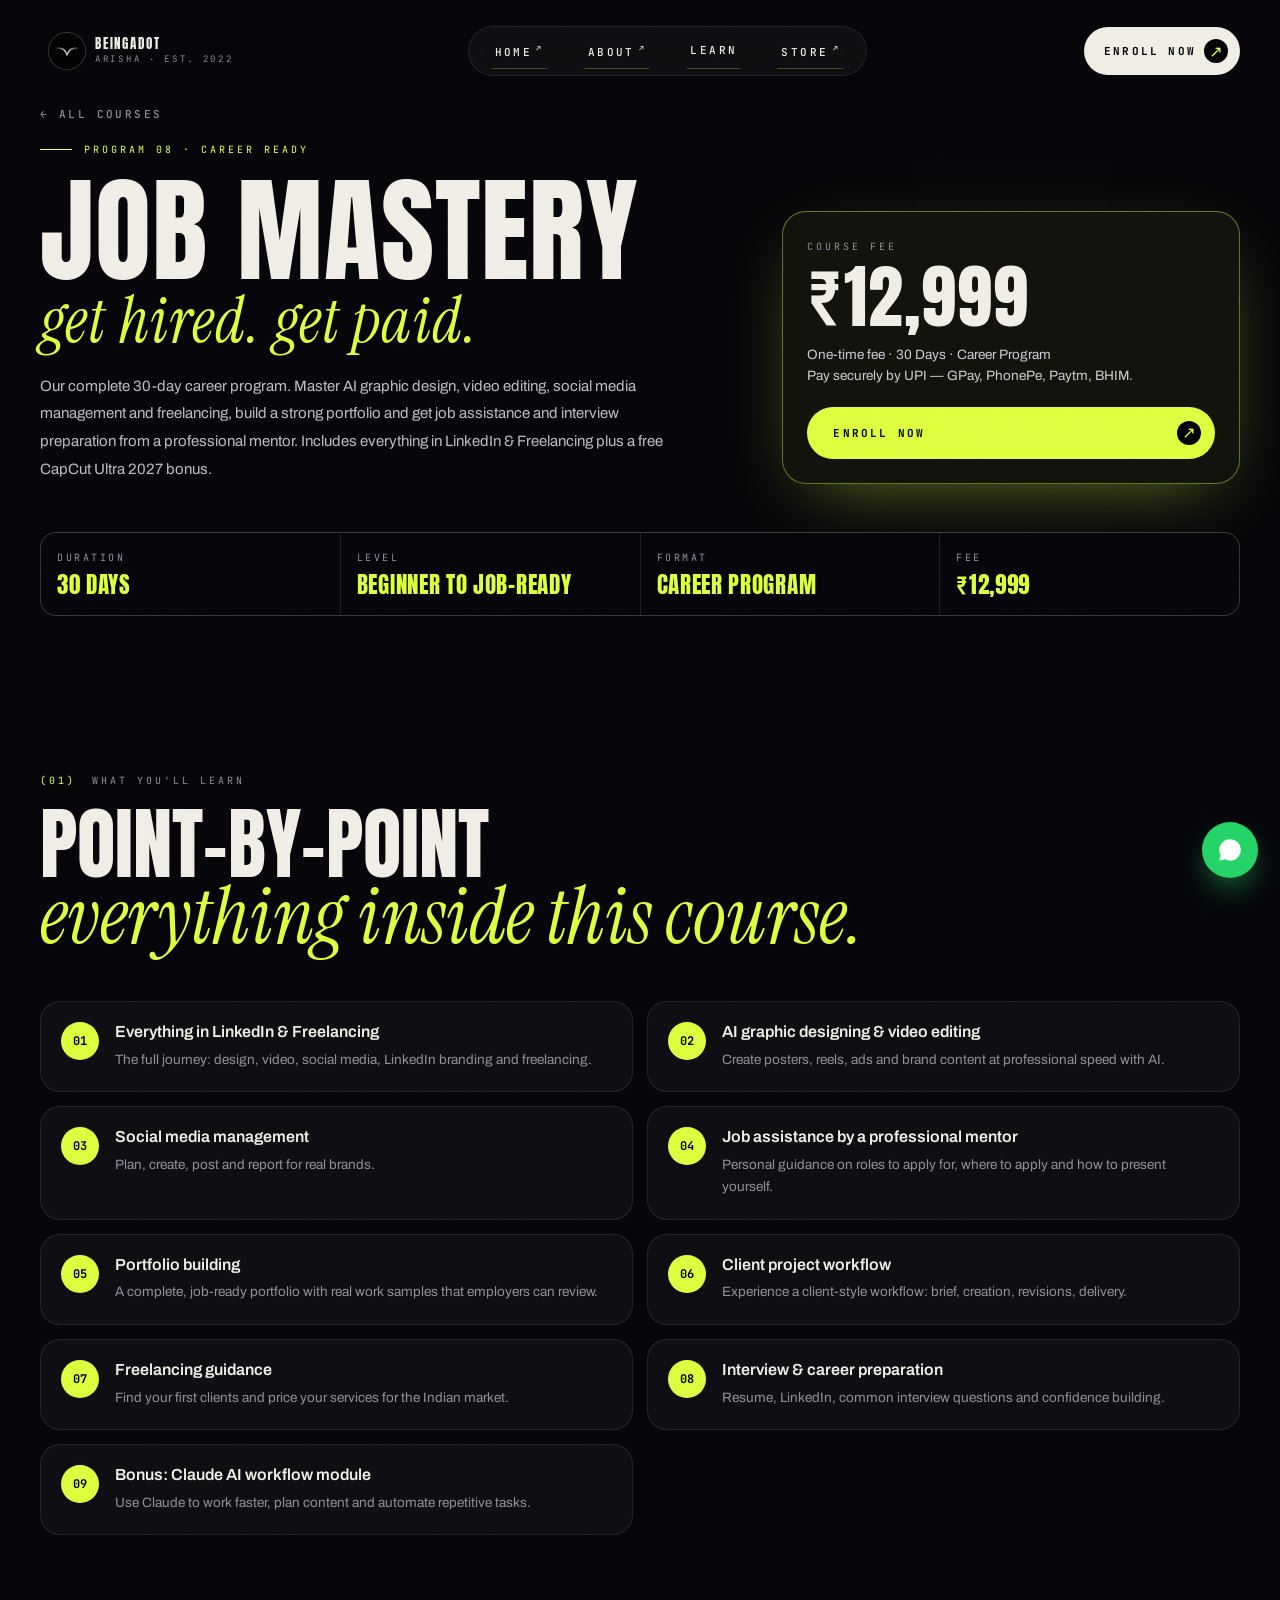
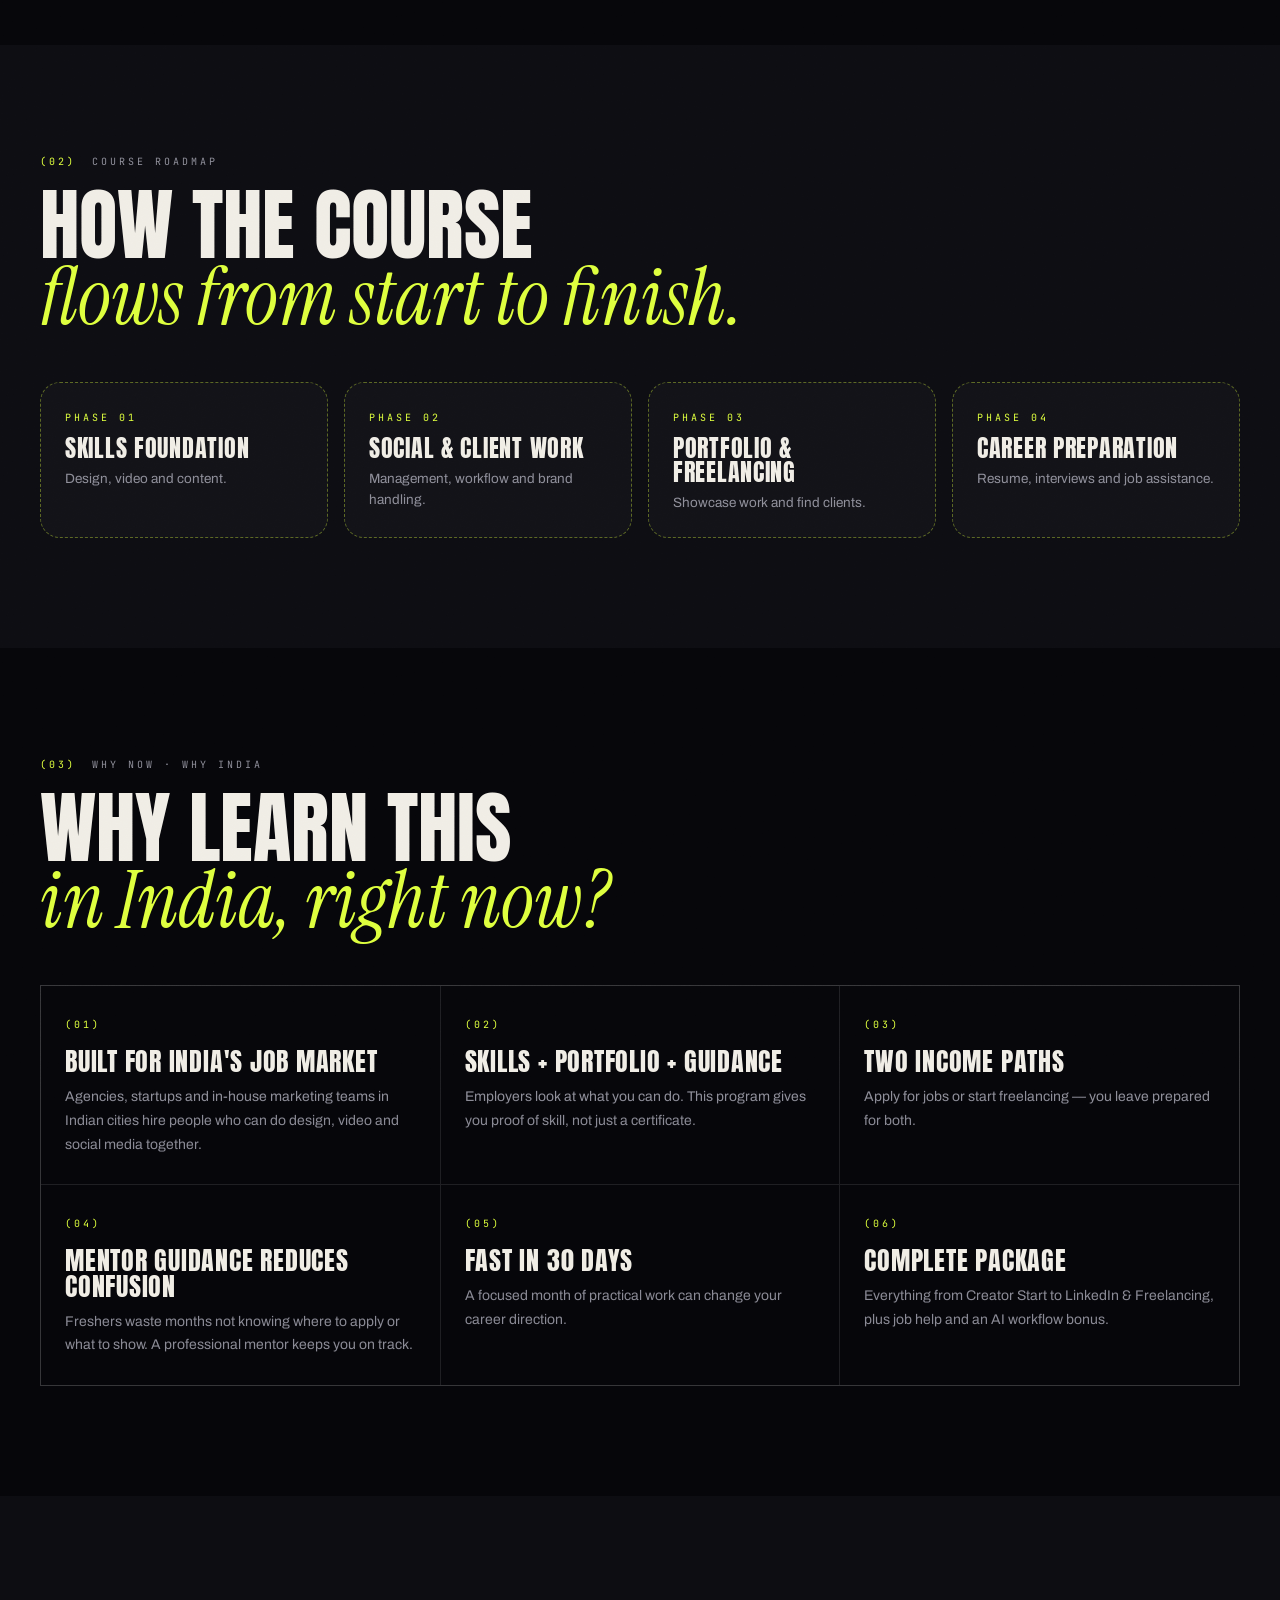
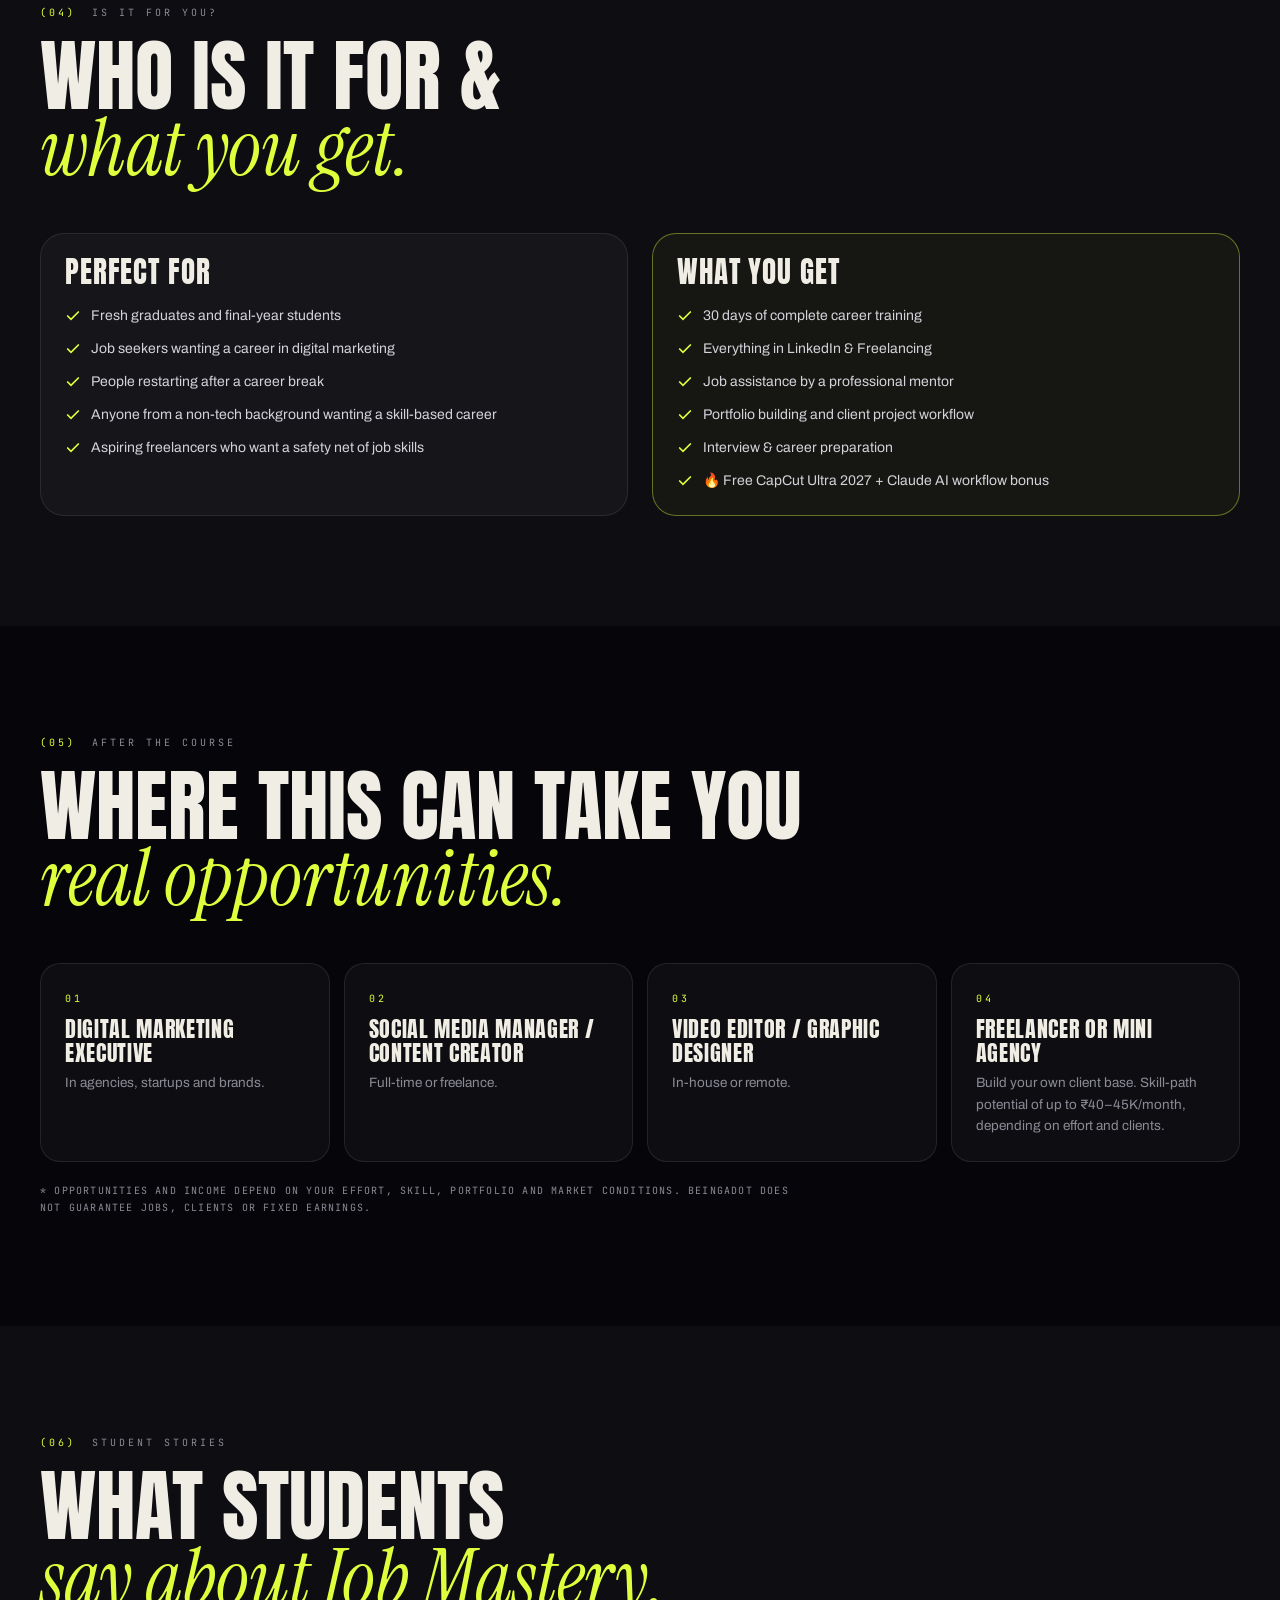
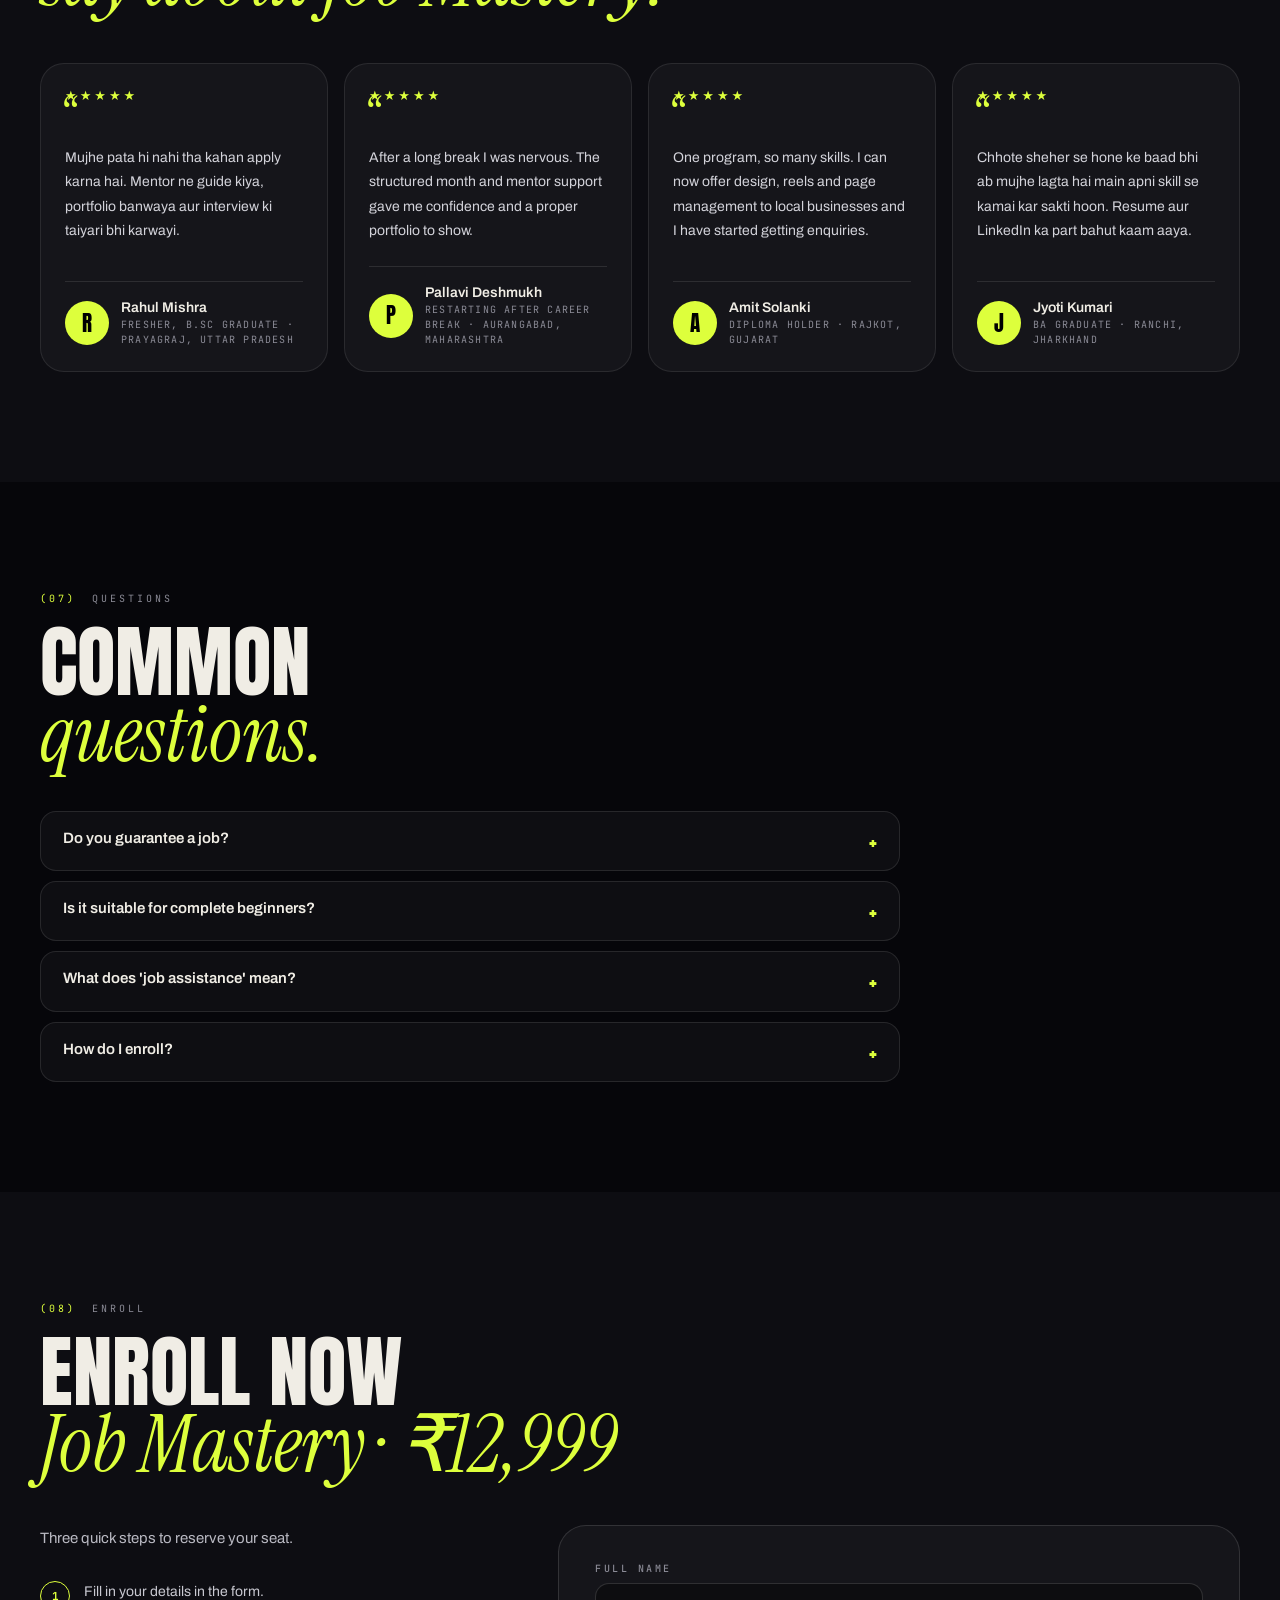
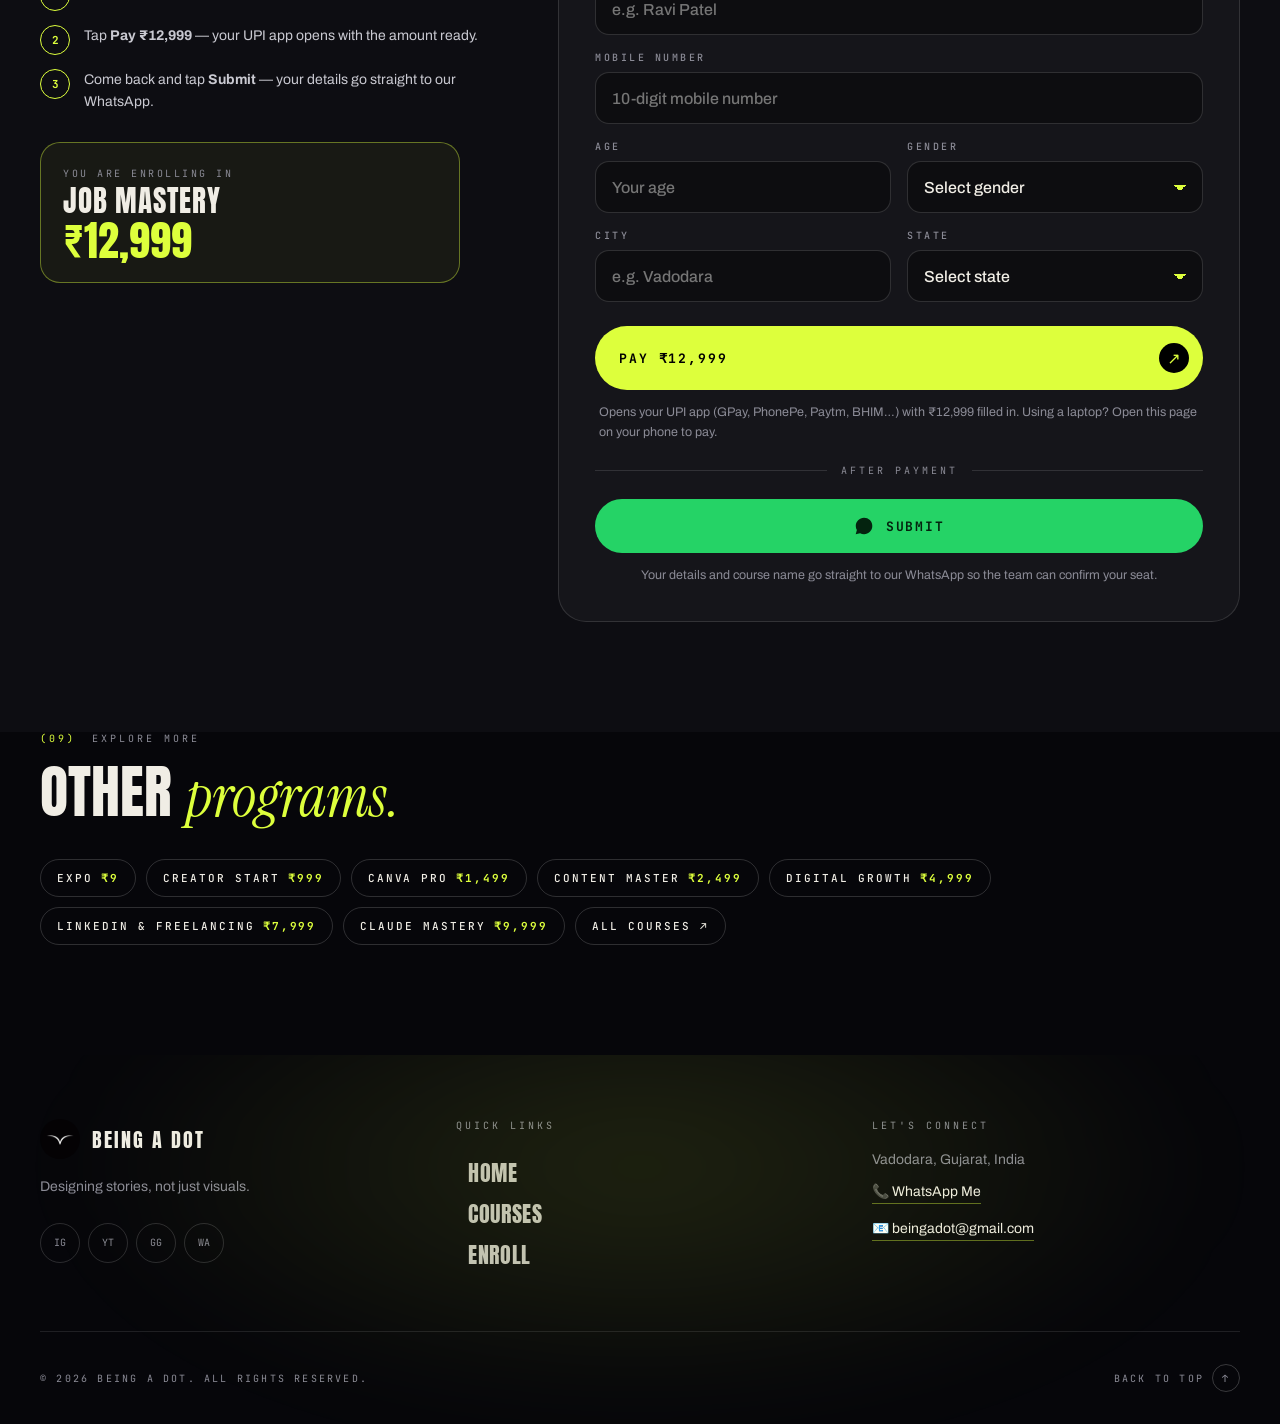
<file: job-mastery.html>
<!doctype html>
<html lang="en">
<head>
<meta charset="UTF-8">
<meta name="viewport" content="width=device-width, initial-scale=1.0">
<title>Job Mastery Course · ₹12,999 · BEINGADOT</title>
<meta name="description" content="Job Mastery by BEINGADOT MARKETING — 30 Days program, ₹12,999. Our complete 30-day career program. Master AI graphic design, video editing, social media management and freel">
<link rel="icon" type="image/png" href="being.png">
<link rel="apple-touch-icon" href="being.png">
<link rel="preconnect" href="https://fonts.googleapis.com">
<link rel="preconnect" href="https://fonts.gstatic.com" crossorigin>
<link href="https://fonts.googleapis.com/css2?family=Anton&family=Archivo:ital,wght@0,100..900;1,100..900&family=Instrument+Serif:ital@0;1&family=JetBrains+Mono:wght@300;400;500;700&display=swap" rel="stylesheet">
<link rel="stylesheet" href="course.css">
</head>
<body>
<div id="cur"><i></i></div>
<div id="bar"></div>
<header id="hd"><div class="wrap hw">
  <a class="logo" href="index.html"><img src="being.png" alt="Logo"><span><b>BEINGADOT</b><i>Arisha · Est. 2022</i></span></a>
  <nav class="nv glass"><a href="https://beingadot.vercel.app/" target="_blank" rel="noopener noreferrer"><span>Home<sup>↗</sup></span></a><a href="https://beingapartner.vercel.app/" target="_blank" rel="noopener noreferrer"><span>About<sup>↗</sup></span></a><a href="index.html#courses"><span>Learn</span></a><a href="https://beingaseller.vercel.app/" target="_blank" rel="noopener noreferrer"><span>Store<sup>↗</sup></span></a></nav>
  <div class="r">
    <a class="talk" href="#enroll"><b>Enroll Now</b><span>↗</span></a>
    <button id="mb" class="glass" aria-label="Open menu"><span><i></i><i></i></span></button>
  </div>
</div></header>
<div id="mm"><div class="t"><span>Menu</span><button id="mx" aria-label="Close menu">✕</button></div><nav id="mn"><a href="https://beingadot.vercel.app/" target="_blank" rel="noopener noreferrer"><small>01</small><span>HOME</span></a><a href="https://beingapartner.vercel.app/" target="_blank" rel="noopener noreferrer"><small>02</small><span>ABOUT</span></a><a href="index.html#courses"><small>03</small><span>LEARN</span></a><a href="https://beingaseller.vercel.app/" target="_blank" rel="noopener noreferrer"><small>04</small><span>STORE</span></a></nav><p>Vadodara, Gujarat — India<br>beingadot@gmail.com</p></div>

<section class="ph1 ch"><div class="wrap">
  <a class="crumb" href="index.html#courses">← All courses</a>
  <div class="tag">Program 08 · Career Ready</div>
  <div class="chg">
    <div><h1 class="rv">JOB MASTERY<span class="ser">get hired. get paid.</span></h1>
    <p class="lead rv" style="max-width:640px">Our complete 30-day career program. Master AI graphic design, video editing, social media management and freelancing, build a strong portfolio and get job assistance and interview preparation from a professional mentor. Includes everything in LinkedIn &amp; Freelancing plus a free CapCut Ultra 2027 bonus.</p></div>
    <div class="pcard rv"><small>Course fee</small><div class="price">₹12,999</div>
      <p>One-time fee · 30 Days · Career Program<br>Pay securely by UPI — GPay, PhonePe, Paytm, BHIM.</p>
      <a class="enr" href="#enroll"><b>Enroll Now</b><span>↗</span></a></div>
  </div>
  <div class="facts rv"><div><small>Duration</small><b>30 DAYS</b></div><div><small>Level</small><b>BEGINNER TO JOB-READY</b></div><div><small>Format</small><b>CAREER PROGRAM</b></div><div><small>Fee</small><b>₹12,999</b></div></div>
</div></section>

<section class="sec2"><div class="wrap">
  <div class="sh"><span class="mono acid">(01)</span><span class="mono ash">What you'll learn</span></div>
  <h2 class="t2 rv">POINT-BY-POINT<span class="ser">everything inside this course.</span></h2>
  <div class="lg"><div class="li rv"><i>01</i><div><h3>Everything in LinkedIn &amp; Freelancing</h3><p>The full journey: design, video, social media, LinkedIn branding and freelancing.</p></div></div><div class="li rv"><i>02</i><div><h3>AI graphic designing &amp; video editing</h3><p>Create posters, reels, ads and brand content at professional speed with AI.</p></div></div><div class="li rv"><i>03</i><div><h3>Social media management</h3><p>Plan, create, post and report for real brands.</p></div></div><div class="li rv"><i>04</i><div><h3>Job assistance by a professional mentor</h3><p>Personal guidance on roles to apply for, where to apply and how to present yourself.</p></div></div><div class="li rv"><i>05</i><div><h3>Portfolio building</h3><p>A complete, job-ready portfolio with real work samples that employers can review.</p></div></div><div class="li rv"><i>06</i><div><h3>Client project workflow</h3><p>Experience a client-style workflow: brief, creation, revisions, delivery.</p></div></div><div class="li rv"><i>07</i><div><h3>Freelancing guidance</h3><p>Find your first clients and price your services for the Indian market.</p></div></div><div class="li rv"><i>08</i><div><h3>Interview &amp; career preparation</h3><p>Resume, LinkedIn, common interview questions and confidence building.</p></div></div><div class="li rv"><i>09</i><div><h3>Bonus: Claude AI workflow module</h3><p>Use Claude to work faster, plan content and automate repetitive tasks.</p></div></div></div>
</div></section>

<section class="sec2" style="background:var(--coal)"><div class="wrap">
  <div class="sh"><span class="mono acid">(02)</span><span class="mono ash">Course roadmap</span></div>
  <h2 class="t2 rv">HOW THE COURSE<span class="ser">flows from start to finish.</span></h2>
  <div class="rm"><div class="rv" style="--d:0.0s"><small>PHASE 01</small><h3>SKILLS FOUNDATION</h3><p>Design, video and content.</p></div><div class="rv" style="--d:0.08s"><small>PHASE 02</small><h3>SOCIAL &amp; CLIENT WORK</h3><p>Management, workflow and brand handling.</p></div><div class="rv" style="--d:0.16s"><small>PHASE 03</small><h3>PORTFOLIO &amp; FREELANCING</h3><p>Showcase work and find clients.</p></div><div class="rv" style="--d:0.24s"><small>PHASE 04</small><h3>CAREER PREPARATION</h3><p>Resume, interviews and job assistance.</p></div></div>
</div></section>

<section class="sec2"><div class="wrap">
  <div class="sh"><span class="mono acid">(03)</span><span class="mono ash">Why now · Why India</span></div>
  <h2 class="t2 rv">WHY LEARN THIS<span class="ser">in India, right now?</span></h2>
  <div class="wg" style="margin-top:48px"><div class="rv"><small>(01)</small><h3>BUILT FOR INDIA&#x27;S JOB MARKET</h3><p>Agencies, startups and in-house marketing teams in Indian cities hire people who can do design, video and social media together.</p></div><div class="rv"><small>(02)</small><h3>SKILLS + PORTFOLIO + GUIDANCE</h3><p>Employers look at what you can do. This program gives you proof of skill, not just a certificate.</p></div><div class="rv"><small>(03)</small><h3>TWO INCOME PATHS</h3><p>Apply for jobs or start freelancing — you leave prepared for both.</p></div><div class="rv"><small>(04)</small><h3>MENTOR GUIDANCE REDUCES CONFUSION</h3><p>Freshers waste months not knowing where to apply or what to show. A professional mentor keeps you on track.</p></div><div class="rv"><small>(05)</small><h3>FAST IN 30 DAYS</h3><p>A focused month of practical work can change your career direction.</p></div><div class="rv"><small>(06)</small><h3>COMPLETE PACKAGE</h3><p>Everything from Creator Start to LinkedIn &amp; Freelancing, plus job help and an AI workflow bonus.</p></div></div>
</div></section>

<section class="sec2" style="background:var(--coal)"><div class="wrap">
  <div class="sh"><span class="mono acid">(04)</span><span class="mono ash">Is it for you?</span></div>
  <h2 class="t2 rv">WHO IS IT FOR &amp;<span class="ser">what you get.</span></h2>
  <div class="two"><div class="bx rv"><h3>PERFECT FOR</h3><ul><li><svg viewBox="0 0 24 24" fill="none" stroke="currentColor" stroke-width="2.6" stroke-linecap="round"><path d="M20 6L9 17l-5-5"/></svg>Fresh graduates and final-year students</li><li><svg viewBox="0 0 24 24" fill="none" stroke="currentColor" stroke-width="2.6" stroke-linecap="round"><path d="M20 6L9 17l-5-5"/></svg>Job seekers wanting a career in digital marketing</li><li><svg viewBox="0 0 24 24" fill="none" stroke="currentColor" stroke-width="2.6" stroke-linecap="round"><path d="M20 6L9 17l-5-5"/></svg>People restarting after a career break</li><li><svg viewBox="0 0 24 24" fill="none" stroke="currentColor" stroke-width="2.6" stroke-linecap="round"><path d="M20 6L9 17l-5-5"/></svg>Anyone from a non-tech background wanting a skill-based career</li><li><svg viewBox="0 0 24 24" fill="none" stroke="currentColor" stroke-width="2.6" stroke-linecap="round"><path d="M20 6L9 17l-5-5"/></svg>Aspiring freelancers who want a safety net of job skills</li></ul></div><div class="bx hl rv" style="--d:.1s"><h3>WHAT YOU GET</h3><ul><li><svg viewBox="0 0 24 24" fill="none" stroke="currentColor" stroke-width="2.6" stroke-linecap="round"><path d="M20 6L9 17l-5-5"/></svg>30 days of complete career training</li><li><svg viewBox="0 0 24 24" fill="none" stroke="currentColor" stroke-width="2.6" stroke-linecap="round"><path d="M20 6L9 17l-5-5"/></svg>Everything in LinkedIn &amp; Freelancing</li><li><svg viewBox="0 0 24 24" fill="none" stroke="currentColor" stroke-width="2.6" stroke-linecap="round"><path d="M20 6L9 17l-5-5"/></svg>Job assistance by a professional mentor</li><li><svg viewBox="0 0 24 24" fill="none" stroke="currentColor" stroke-width="2.6" stroke-linecap="round"><path d="M20 6L9 17l-5-5"/></svg>Portfolio building and client project workflow</li><li><svg viewBox="0 0 24 24" fill="none" stroke="currentColor" stroke-width="2.6" stroke-linecap="round"><path d="M20 6L9 17l-5-5"/></svg>Interview &amp; career preparation</li><li><svg viewBox="0 0 24 24" fill="none" stroke="currentColor" stroke-width="2.6" stroke-linecap="round"><path d="M20 6L9 17l-5-5"/></svg>🔥 Free CapCut Ultra 2027 + Claude AI workflow bonus</li></ul></div></div>
</div></section>

<section class="sec2"><div class="wrap">
  <div class="sh"><span class="mono acid">(05)</span><span class="mono ash">After the course</span></div>
  <h2 class="t2 rv">WHERE THIS CAN TAKE YOU<span class="ser">real opportunities.</span></h2>
  <div class="cr"><div class="rv"><small>01</small><h3>DIGITAL MARKETING EXECUTIVE</h3><p>In agencies, startups and brands.</p></div><div class="rv"><small>02</small><h3>SOCIAL MEDIA MANAGER / CONTENT CREATOR</h3><p>Full-time or freelance.</p></div><div class="rv"><small>03</small><h3>VIDEO EDITOR / GRAPHIC DESIGNER</h3><p>In-house or remote.</p></div><div class="rv"><small>04</small><h3>FREELANCER OR MINI AGENCY</h3><p>Build your own client base. Skill-path potential of up to ₹40–45K/month, depending on effort and clients.</p></div></div>
  <p class="disc">* Opportunities and income depend on your effort, skill, portfolio and market conditions. BEINGADOT does not guarantee jobs, clients or fixed earnings.</p>
</div></section>

<section class="sec2" style="background:var(--coal)"><div class="wrap">
  <div class="sh"><span class="mono acid">(06)</span><span class="mono ash">Student stories</span></div>
  <h2 class="t2 rv">WHAT STUDENTS<span class="ser">say about Job Mastery.</span></h2>
  <div class="tg"><div class="tc rv" style="--d:0.0s"><div class="stars">★★★★★</div><div class="q">“</div><p>Mujhe pata hi nahi tha kahan apply karna hai. Mentor ne guide kiya, portfolio banwaya aur interview ki taiyari bhi karwayi.</p><div class="who"><div class="av">R</div><div><b>Rahul Mishra</b><span>Fresher, B.Sc graduate · Prayagraj, Uttar Pradesh</span></div></div></div><div class="tc rv" style="--d:0.08s"><div class="stars">★★★★★</div><div class="q">“</div><p>After a long break I was nervous. The structured month and mentor support gave me confidence and a proper portfolio to show.</p><div class="who"><div class="av">P</div><div><b>Pallavi Deshmukh</b><span>Restarting after career break · Aurangabad, Maharashtra</span></div></div></div><div class="tc rv" style="--d:0.16s"><div class="stars">★★★★★</div><div class="q">“</div><p>One program, so many skills. I can now offer design, reels and page management to local businesses and I have started getting enquiries.</p><div class="who"><div class="av">A</div><div><b>Amit Solanki</b><span>Diploma holder · Rajkot, Gujarat</span></div></div></div><div class="tc rv" style="--d:0.24s"><div class="stars">★★★★★</div><div class="q">“</div><p>Chhote sheher se hone ke baad bhi ab mujhe lagta hai main apni skill se kamai kar sakti hoon. Resume aur LinkedIn ka part bahut kaam aaya.</p><div class="who"><div class="av">J</div><div><b>Jyoti Kumari</b><span>BA graduate · Ranchi, Jharkhand</span></div></div></div></div>
</div></section>

<section class="sec2"><div class="wrap">
  <div class="sh"><span class="mono acid">(07)</span><span class="mono ash">Questions</span></div>
  <h2 class="t2 rv">COMMON<span class="ser">questions.</span></h2>
  <div class="faq"><details><summary>Do you guarantee a job?</summary><p>No. We provide training, portfolio, mentor guidance and interview preparation. Getting hired depends on your effort, performance and the job market.</p></details><details><summary>Is it suitable for complete beginners?</summary><p>Yes. The program starts from the foundation and builds to job-ready skills.</p></details><details><summary>What does &#x27;job assistance&#x27; mean?</summary><p>Guidance from a professional mentor on roles, applications, resume, LinkedIn and interviews. Your mentor will explain details on WhatsApp.</p></details><details><summary>How do I enroll?</summary><p>Fill the form, pay by UPI and submit on WhatsApp. Seats per batch are limited, so enroll early.</p></details></div>
</div></section>

<section class="sec2 enroll" id="enroll"><div class="wrap">
  <div class="sh"><span class="mono acid">(08)</span><span class="mono ash">Enroll</span></div>
  <h2 class="t2 rv">ENROLL NOW<span class="ser">Job Mastery · ₹12,999</span></h2>
  <div class="ef">
    <div class="rv">
      <p class="lead" style="margin-top:0">Three quick steps to reserve your seat.</p>
      <div class="steps"><div><i>1</i><span>Fill in your details in the form.</span></div><div><i>2</i><span>Tap <b>Pay ₹12,999</b> — your UPI app opens with the amount ready.</span></div><div><i>3</i><span>Come back and tap <b>Submit</b> — your details go straight to our WhatsApp.</span></div></div>
      <div class="sum"><small>You are enrolling in</small><b>JOB MASTERY</b><em>₹12,999</em></div>
    </div>
    <form class="fm rv" id="fm" novalidate style="--d:.1s" data-course="Job Mastery" data-amount="₹12,999" data-upi="upi://pay?pa=beingadot%40ibl&pn=Beingadot&am=12999.00&cu=INR&tn=Beingadot%20Payment">
      <div class="fd"><label for="nm">Full Name</label><input id="nm" name="name" type="text" autocomplete="name" placeholder="e.g. Ravi Patel" required><div class="er">Please enter your full name.</div></div>
      <div class="fd"><label for="mo">Mobile Number</label><input id="mo" name="mobile" type="tel" inputmode="numeric" autocomplete="tel-national" maxlength="10" placeholder="10-digit mobile number" required><div class="er">Enter a valid 10-digit Indian mobile number.</div></div>
      <div class="fr c2">
        <div class="fd"><label for="ag">Age</label><input id="ag" name="age" type="number" inputmode="numeric" min="10" max="80" placeholder="Your age" required><div class="er">Enter a valid age (10–80).</div></div>
        <div class="fd"><label for="gn">Gender</label><select id="gn" name="gender" required><option value="">Select gender</option><option>Male</option><option>Female</option><option>Transgender</option></select><div class="er">Please select your gender.</div></div>
      </div>
      <div class="fr c2">
        <div class="fd"><label for="ci">City</label><input id="ci" name="city" type="text" autocomplete="address-level2" placeholder="e.g. Vadodara" required><div class="er">Please enter your city.</div></div>
        <div class="fd"><label for="st">State</label><select id="st" name="state" required><option value="">Select state</option><option value="Andaman and Nicobar Islands">Andaman and Nicobar Islands</option><option value="Andhra Pradesh">Andhra Pradesh</option><option value="Arunachal Pradesh">Arunachal Pradesh</option><option value="Assam">Assam</option><option value="Bihar">Bihar</option><option value="Chandigarh">Chandigarh</option><option value="Chhattisgarh">Chhattisgarh</option><option value="Dadra and Nagar Haveli and Daman and Diu">Dadra and Nagar Haveli and Daman and Diu</option><option value="Delhi">Delhi</option><option value="Goa">Goa</option><option value="Gujarat">Gujarat</option><option value="Haryana">Haryana</option><option value="Himachal Pradesh">Himachal Pradesh</option><option value="Jammu and Kashmir">Jammu and Kashmir</option><option value="Jharkhand">Jharkhand</option><option value="Karnataka">Karnataka</option><option value="Kerala">Kerala</option><option value="Ladakh">Ladakh</option><option value="Lakshadweep">Lakshadweep</option><option value="Madhya Pradesh">Madhya Pradesh</option><option value="Maharashtra">Maharashtra</option><option value="Manipur">Manipur</option><option value="Meghalaya">Meghalaya</option><option value="Mizoram">Mizoram</option><option value="Nagaland">Nagaland</option><option value="Odisha">Odisha</option><option value="Puducherry">Puducherry</option><option value="Punjab">Punjab</option><option value="Rajasthan">Rajasthan</option><option value="Sikkim">Sikkim</option><option value="Tamil Nadu">Tamil Nadu</option><option value="Telangana">Telangana</option><option value="Tripura">Tripura</option><option value="Uttar Pradesh">Uttar Pradesh</option><option value="Uttarakhand">Uttarakhand</option><option value="West Bengal">West Bengal</option></select><div class="er">Please select your state.</div></div>
      </div>
      <button type="button" class="pay" id="pay"><b>Pay ₹12,999</b><span>↗</span></button>
      <p class="note">Opens your UPI app (GPay, PhonePe, Paytm, BHIM…) with ₹12,999 filled in. Using a laptop? Open this page on your phone to pay.</p>
      <div class="or">after payment</div>
      <button type="submit" class="sub" id="sub"><svg viewBox="0 0 24 24" fill="currentColor"><path d="M12.04 2C6.58 2 2.13 6.45 2.13 11.91c0 1.75.46 3.45 1.32 4.95L2.05 22l5.25-1.38a9.9 9.9 0 004.74 1.21c5.46 0 9.91-4.45 9.91-9.92 0-2.65-1.03-5.14-2.9-7.01A9.85 9.85 0 0012.04 2z"/></svg>Submit</button>
      <p class="note" style="text-align:center">Your details and course name go straight to our WhatsApp so the team can confirm your seat.</p>
    </form>
  </div>
</div></section>

<section class="sec2" style="padding-top:0"><div class="wrap">
  <div class="sh"><span class="mono acid">(09)</span><span class="mono ash">Explore more</span></div>
  <h2 class="t2 rv" style="font-size:clamp(2rem,5vw,3.6rem)">OTHER <span class="ser" style="display:inline">programs.</span></h2>
  <div class="oc"><a href="expo.html">Expo<b>₹9</b></a><a href="creator-start.html">Creator Start<b>₹999</b></a><a href="canva-pro.html">Canva Pro<b>₹1,499</b></a><a href="content-master.html">Content Master<b>₹2,499</b></a><a href="digital-growth.html">Digital Growth<b>₹4,999</b></a><a href="linkedin-freelancing.html">LinkedIn &amp; Freelancing<b>₹7,999</b></a><a href="claude-mastery.html">Claude Mastery<b>₹9,999</b></a><a href="index.html#courses">All courses ↗</a></div>
</div></section>

<footer id="contact" style="padding-top:64px"><div class="glow"></div><div class="wrap">
  <div class="fg" style="margin-top:0;border-top:0;padding-top:0">
    <div><div class="fb"><img src="being.png" alt="Being a Dot Logo"><h3>BEING A DOT</h3></div><p class="ash" style="margin-top:16px;max-width:280px;font-size:14px;line-height:1.7">Designing stories, not just visuals.</p>
      <div class="so"><a href="https://instagram.com/beingadot.in" target="_blank" rel="noopener noreferrer">IG</a><a href="https://www.youtube.com/@BEINGADOT" target="_blank" rel="noopener noreferrer">YT</a><a href="https://g.page/r/CXF6Lsrst-K8EBM/review" target="_blank" rel="noopener noreferrer">GG</a><a href="https://wa.me/917564024877" target="_blank" rel="noopener noreferrer">WA</a></div></div>
    <div><h3 class="l">Quick Links</h3><ul class="ql" style="margin-top:20px"><li><a href="index.html">HOME</a></li><li><a href="index.html#courses">COURSES</a></li><li><a href="#enroll">ENROLL</a></li></ul></div>
    <div class="cn"><h3 class="l">Let's Connect</h3><div style="margin-top:20px"><p class="ash">Vadodara, Gujarat, India</p><p><a href="https://wa.me/917564024877" target="_blank" rel="noopener noreferrer">📞 WhatsApp Me</a></p><p><a href="mailto:beingadot@gmail.com">📧 beingadot@gmail.com</a></p></div></div>
  </div>
  <div class="fbt"><span>© 2026 Being a Dot. All rights reserved.</span><button id="top" type="button">Back to top <i>↑</i></button></div>
</div></footer>

<a class="wa" id="wa" href="https://wa.me/917564024877?text=Hi%20BEINGADOT%20MARKETING%21%20I&#x27;m%20interested%20in%20the%20Job%20Mastery%20course.%20Could%20you%20share%20more%20details%3F" target="_blank" rel="noopener noreferrer" aria-label="WhatsApp"><svg viewBox="0 0 24 24" fill="currentColor"><path d="M12.04 2C6.58 2 2.13 6.45 2.13 11.91c0 1.75.46 3.45 1.32 4.95L2.05 22l5.25-1.38a9.9 9.9 0 004.74 1.21c5.46 0 9.91-4.45 9.91-9.92 0-2.65-1.03-5.14-2.9-7.01A9.85 9.85 0 0012.04 2z"/></svg></a>
<script src="course.js"></script>
</body>
</html>
</file>
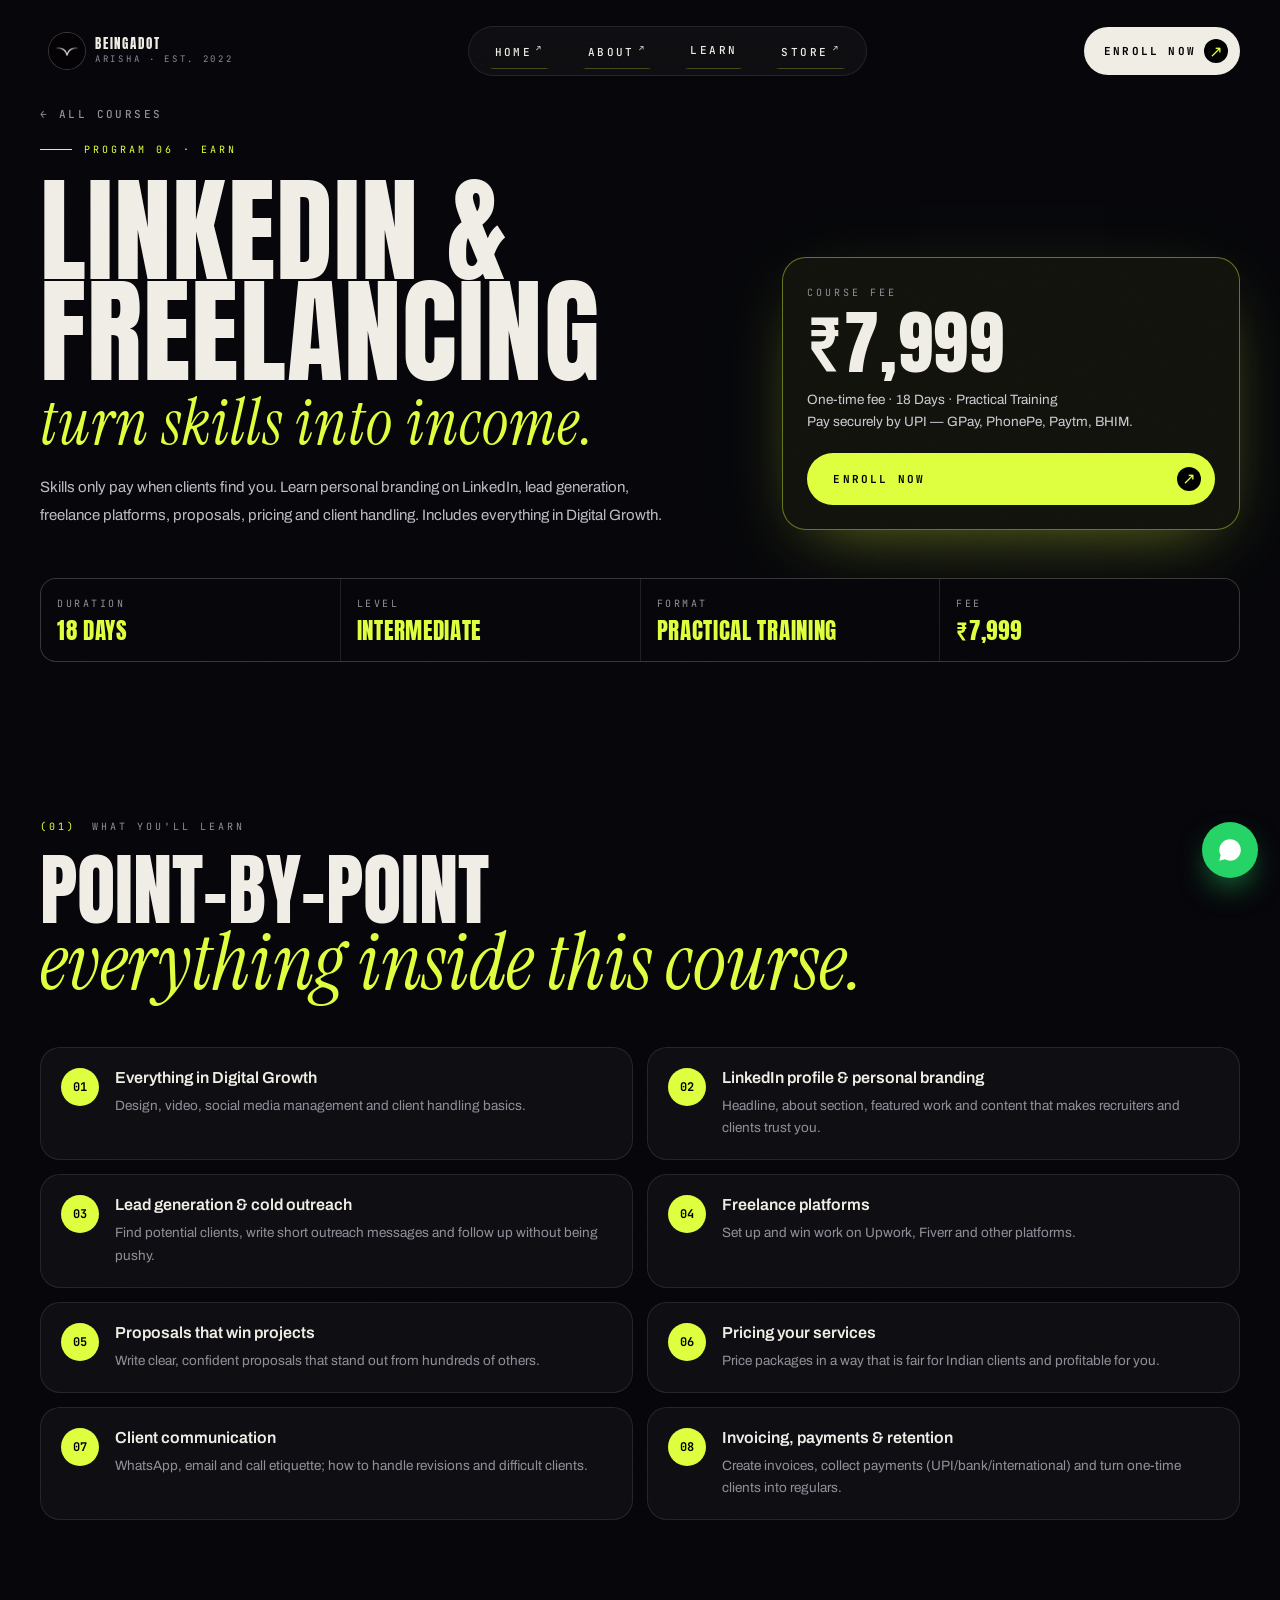
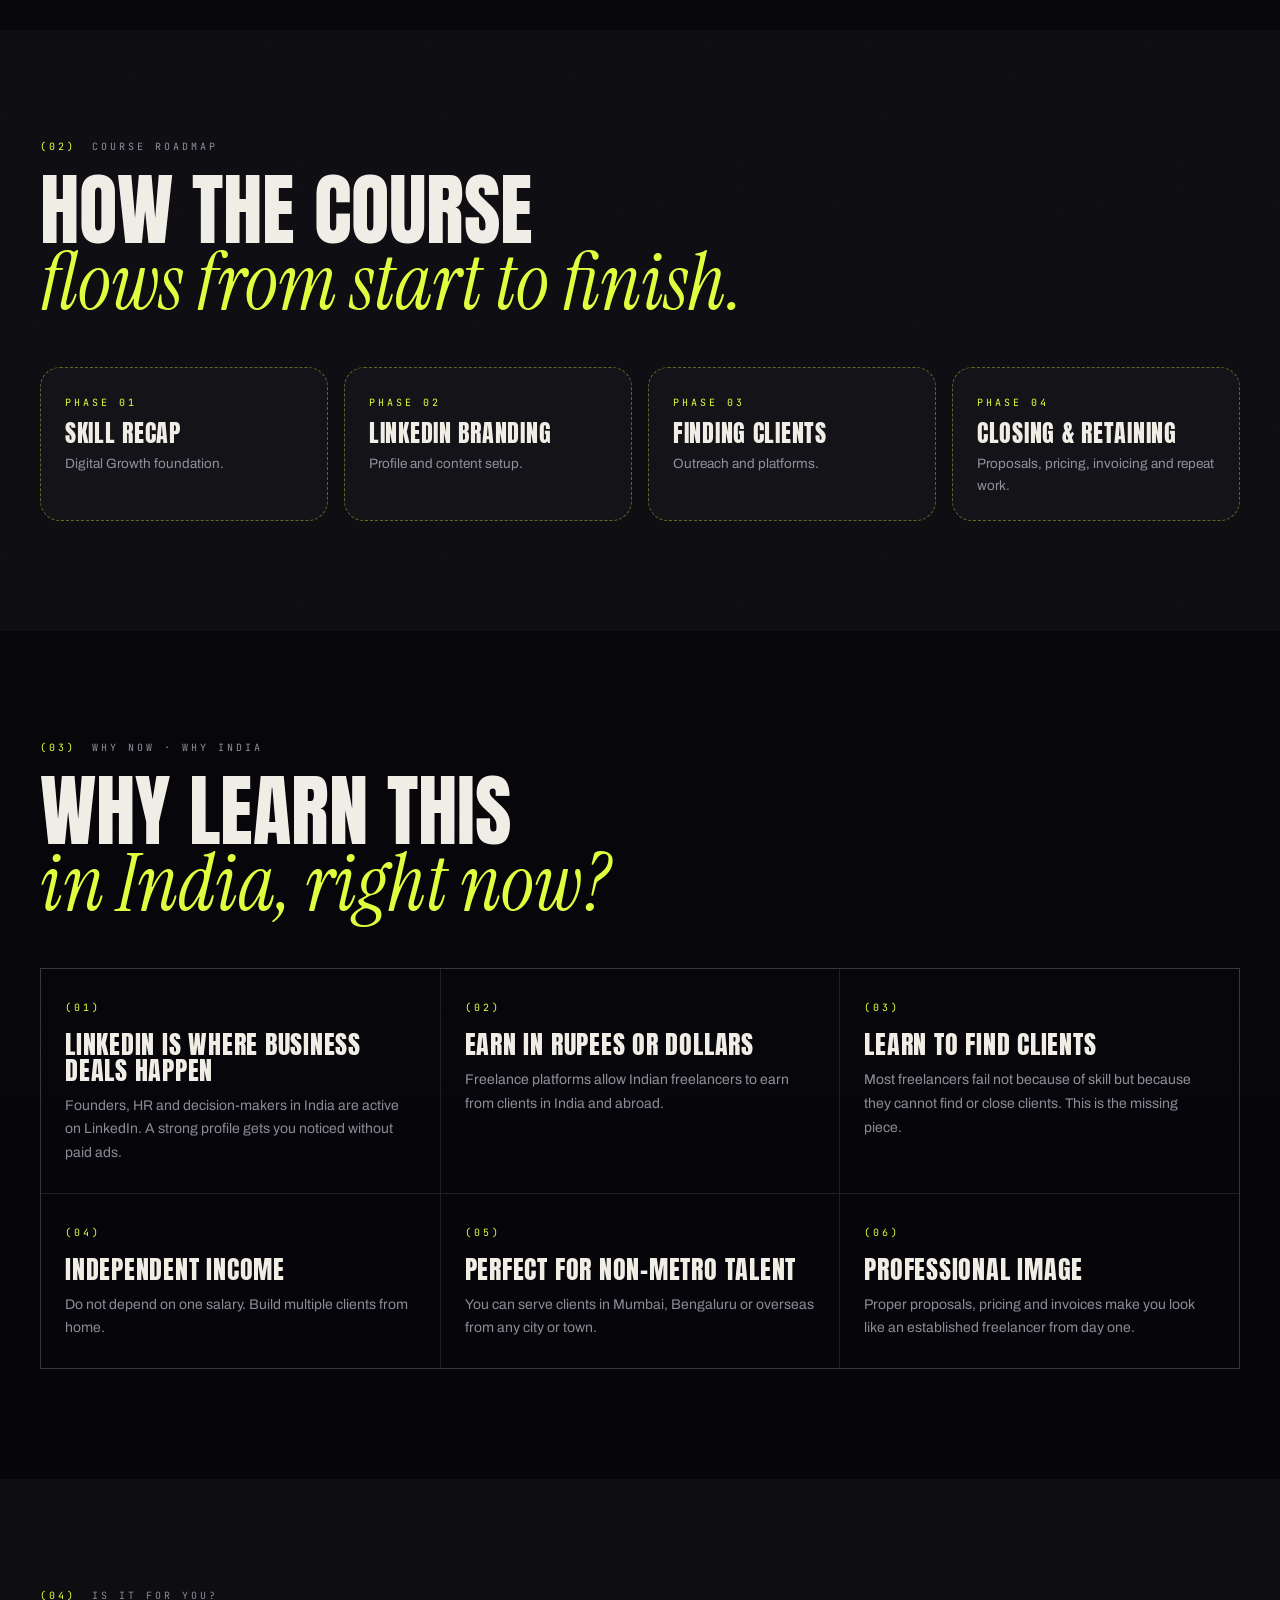
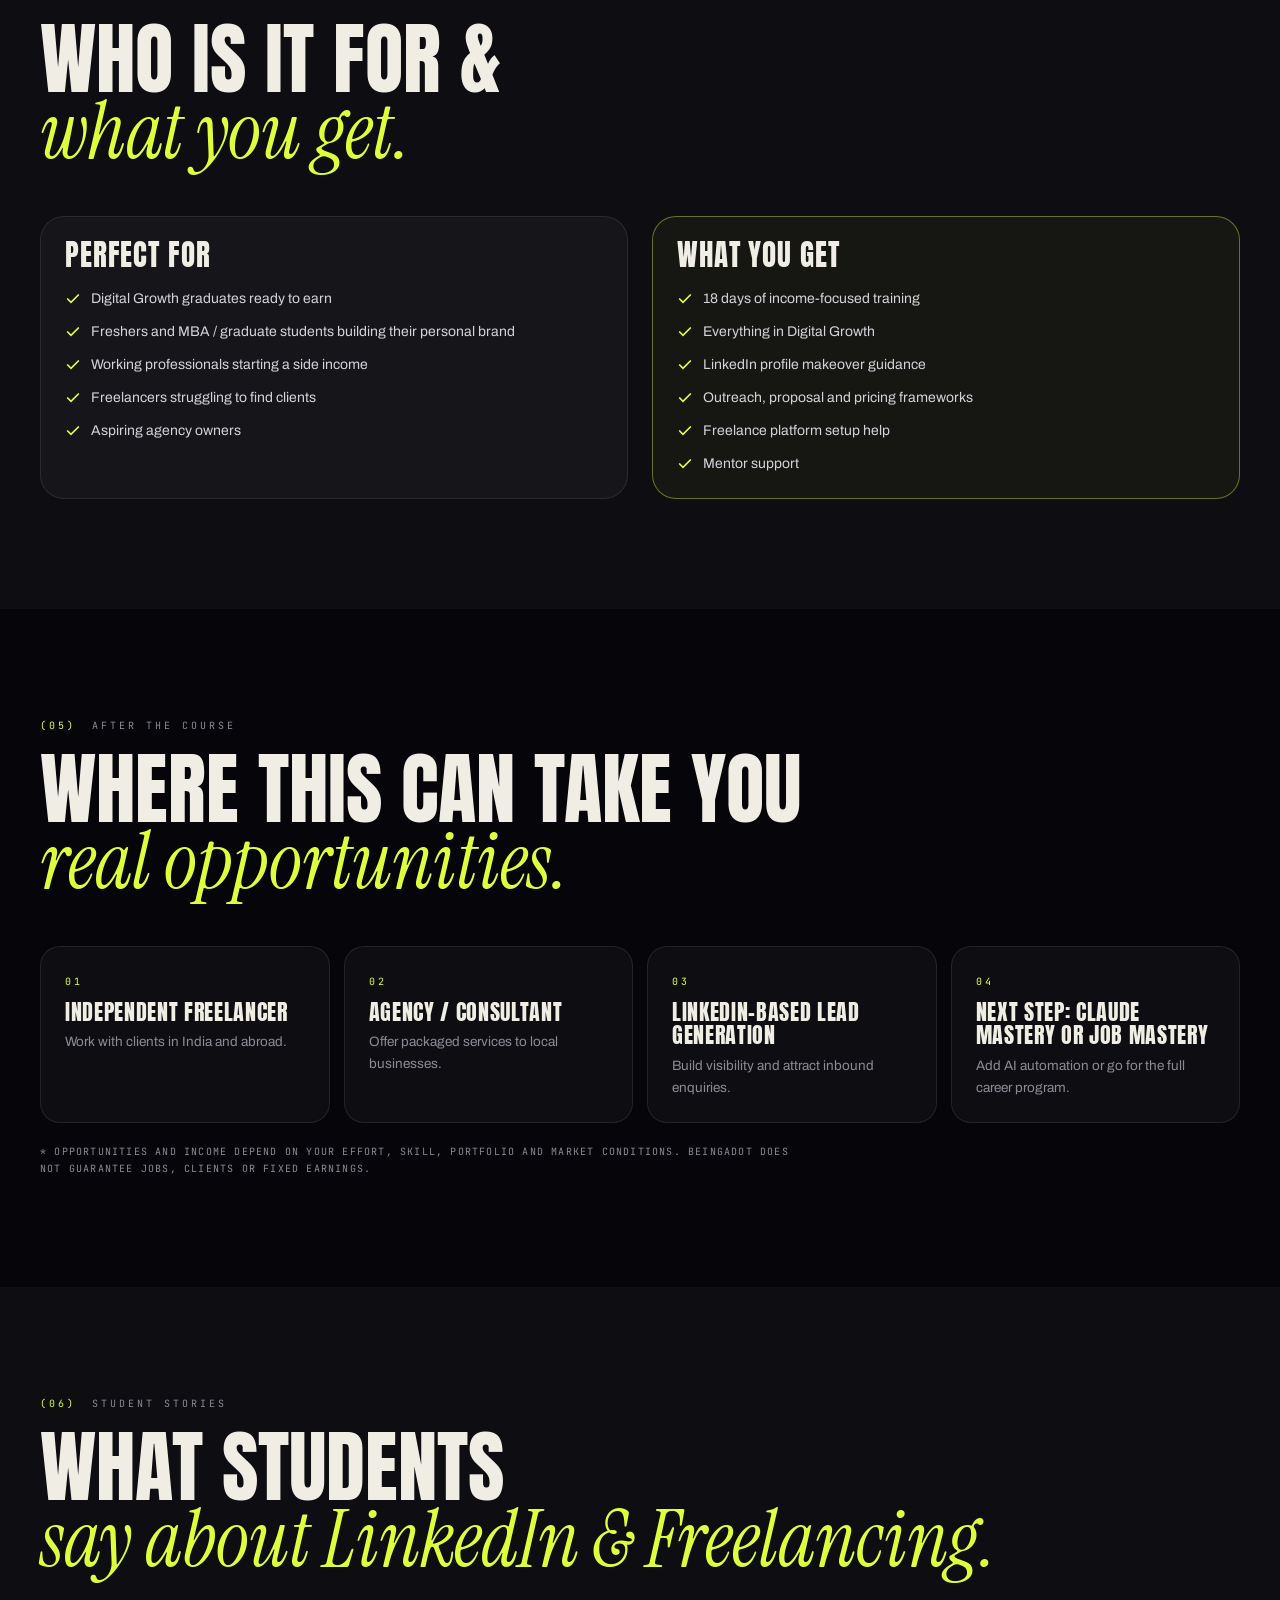
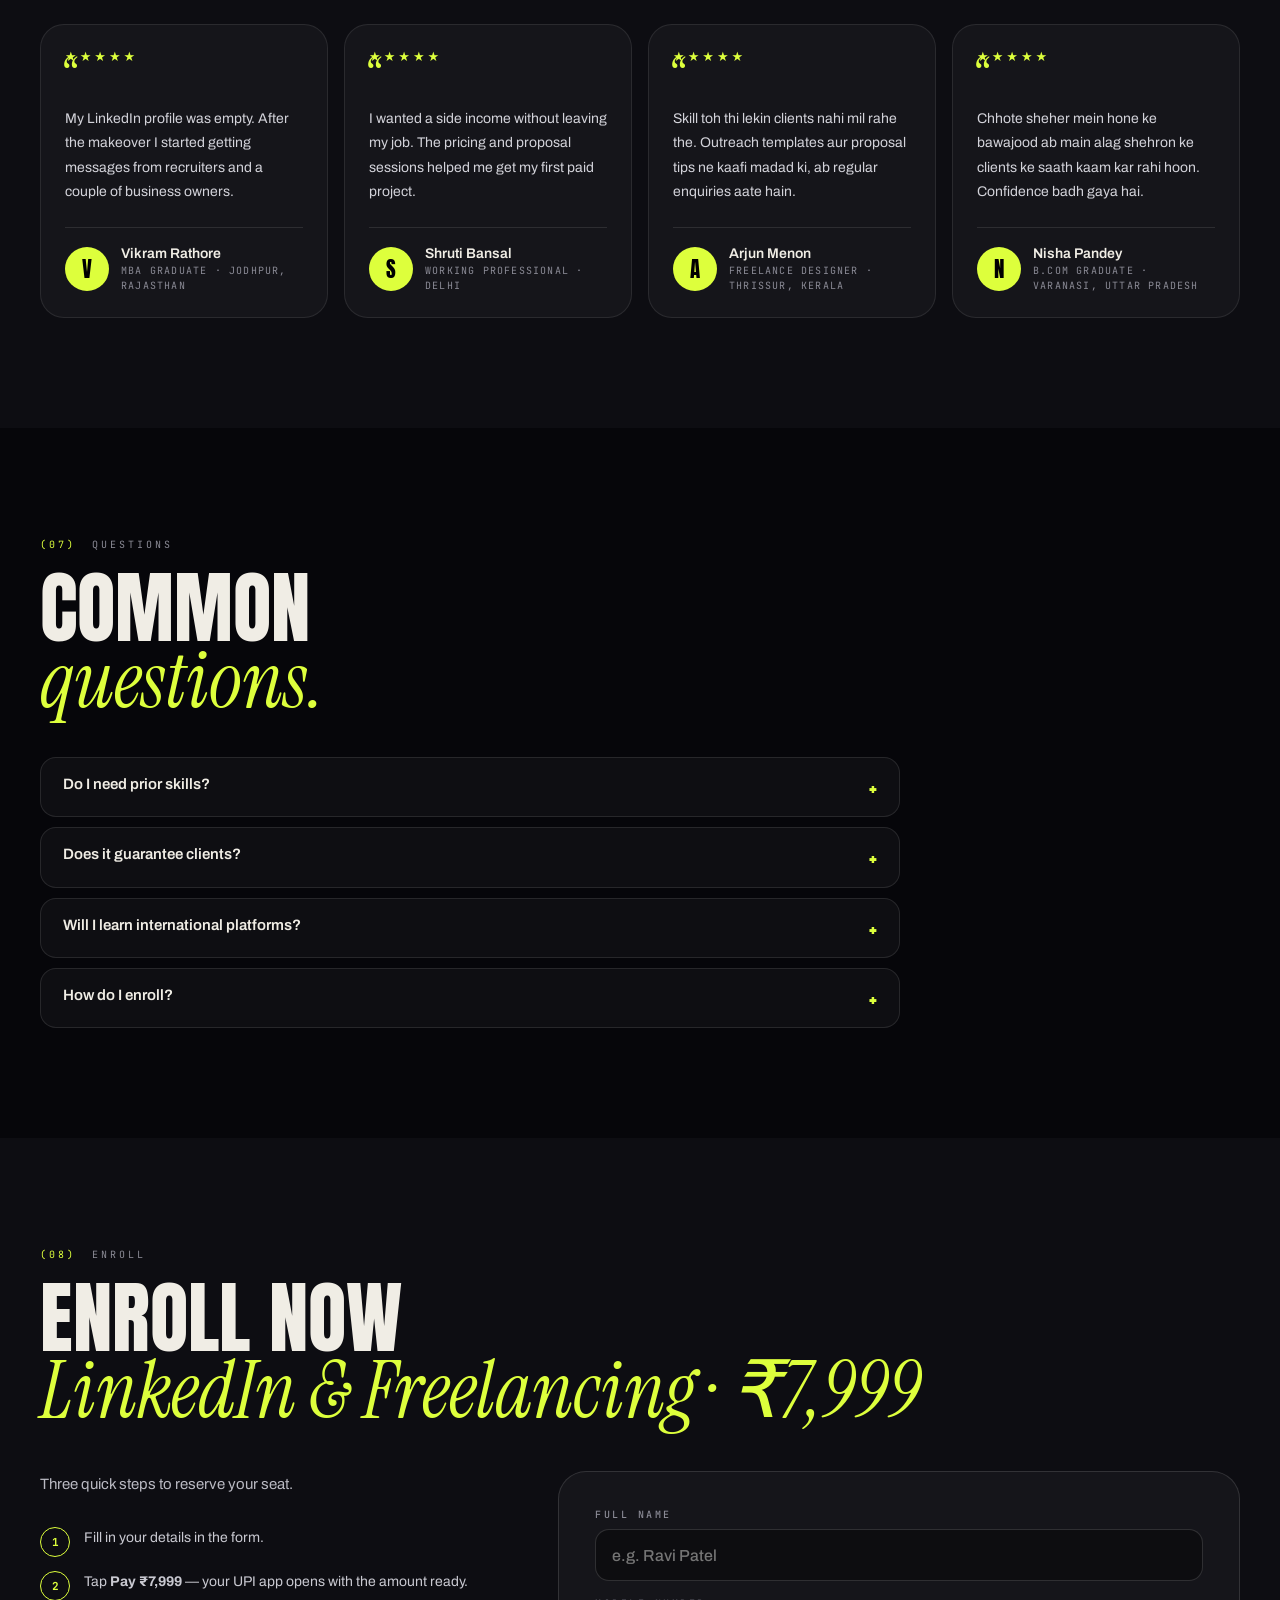
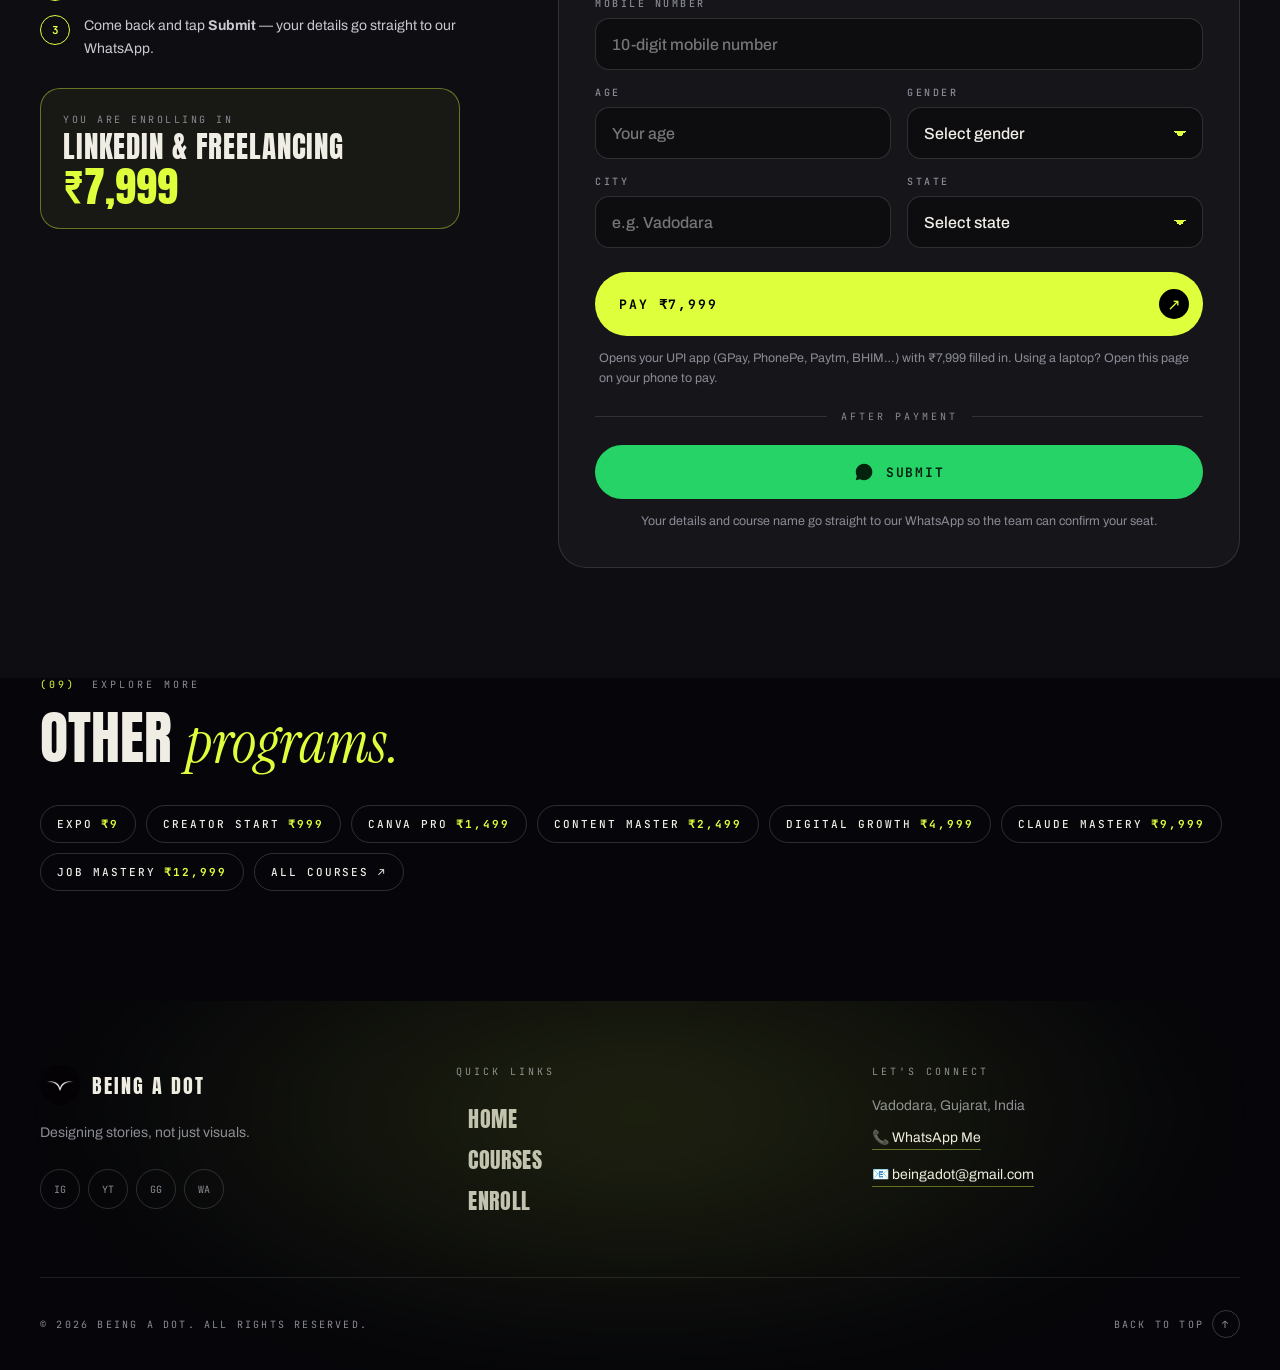
<file: linkedin-freelancing.html>
<!doctype html>
<html lang="en">
<head>
<meta charset="UTF-8">
<meta name="viewport" content="width=device-width, initial-scale=1.0">
<title>LinkedIn &amp; Freelancing Course · ₹7,999 · BEINGADOT</title>
<meta name="description" content="LinkedIn &amp; Freelancing by BEINGADOT MARKETING — 18 Days program, ₹7,999. Skills only pay when clients find you. Learn personal branding on LinkedIn, lead generation, freelance platfor">
<link rel="icon" type="image/png" href="being.png">
<link rel="apple-touch-icon" href="being.png">
<link rel="preconnect" href="https://fonts.googleapis.com">
<link rel="preconnect" href="https://fonts.gstatic.com" crossorigin>
<link href="https://fonts.googleapis.com/css2?family=Anton&family=Archivo:ital,wght@0,100..900;1,100..900&family=Instrument+Serif:ital@0;1&family=JetBrains+Mono:wght@300;400;500;700&display=swap" rel="stylesheet">
<link rel="stylesheet" href="course.css">
</head>
<body>
<div id="cur"><i></i></div>
<div id="bar"></div>
<header id="hd"><div class="wrap hw">
  <a class="logo" href="index.html"><img src="being.png" alt="Logo"><span><b>BEINGADOT</b><i>Arisha · Est. 2022</i></span></a>
  <nav class="nv glass"><a href="https://beingadot.vercel.app/" target="_blank" rel="noopener noreferrer"><span>Home<sup>↗</sup></span></a><a href="https://beingapartner.vercel.app/" target="_blank" rel="noopener noreferrer"><span>About<sup>↗</sup></span></a><a href="index.html#courses"><span>Learn</span></a><a href="https://beingaseller.vercel.app/" target="_blank" rel="noopener noreferrer"><span>Store<sup>↗</sup></span></a></nav>
  <div class="r">
    <a class="talk" href="#enroll"><b>Enroll Now</b><span>↗</span></a>
    <button id="mb" class="glass" aria-label="Open menu"><span><i></i><i></i></span></button>
  </div>
</div></header>
<div id="mm"><div class="t"><span>Menu</span><button id="mx" aria-label="Close menu">✕</button></div><nav id="mn"><a href="https://beingadot.vercel.app/" target="_blank" rel="noopener noreferrer"><small>01</small><span>HOME</span></a><a href="https://beingapartner.vercel.app/" target="_blank" rel="noopener noreferrer"><small>02</small><span>ABOUT</span></a><a href="index.html#courses"><small>03</small><span>LEARN</span></a><a href="https://beingaseller.vercel.app/" target="_blank" rel="noopener noreferrer"><small>04</small><span>STORE</span></a></nav><p>Vadodara, Gujarat — India<br>beingadot@gmail.com</p></div>

<section class="ph1 ch"><div class="wrap">
  <a class="crumb" href="index.html#courses">← All courses</a>
  <div class="tag">Program 06 · Earn</div>
  <div class="chg">
    <div><h1 class="rv">LINKEDIN &amp; FREELANCING<span class="ser">turn skills into income.</span></h1>
    <p class="lead rv" style="max-width:640px">Skills only pay when clients find you. Learn personal branding on LinkedIn, lead generation, freelance platforms, proposals, pricing and client handling. Includes everything in Digital Growth.</p></div>
    <div class="pcard rv"><small>Course fee</small><div class="price">₹7,999</div>
      <p>One-time fee · 18 Days · Practical Training<br>Pay securely by UPI — GPay, PhonePe, Paytm, BHIM.</p>
      <a class="enr" href="#enroll"><b>Enroll Now</b><span>↗</span></a></div>
  </div>
  <div class="facts rv"><div><small>Duration</small><b>18 DAYS</b></div><div><small>Level</small><b>INTERMEDIATE</b></div><div><small>Format</small><b>PRACTICAL TRAINING</b></div><div><small>Fee</small><b>₹7,999</b></div></div>
</div></section>

<section class="sec2"><div class="wrap">
  <div class="sh"><span class="mono acid">(01)</span><span class="mono ash">What you'll learn</span></div>
  <h2 class="t2 rv">POINT-BY-POINT<span class="ser">everything inside this course.</span></h2>
  <div class="lg"><div class="li rv"><i>01</i><div><h3>Everything in Digital Growth</h3><p>Design, video, social media management and client handling basics.</p></div></div><div class="li rv"><i>02</i><div><h3>LinkedIn profile &amp; personal branding</h3><p>Headline, about section, featured work and content that makes recruiters and clients trust you.</p></div></div><div class="li rv"><i>03</i><div><h3>Lead generation &amp; cold outreach</h3><p>Find potential clients, write short outreach messages and follow up without being pushy.</p></div></div><div class="li rv"><i>04</i><div><h3>Freelance platforms</h3><p>Set up and win work on Upwork, Fiverr and other platforms.</p></div></div><div class="li rv"><i>05</i><div><h3>Proposals that win projects</h3><p>Write clear, confident proposals that stand out from hundreds of others.</p></div></div><div class="li rv"><i>06</i><div><h3>Pricing your services</h3><p>Price packages in a way that is fair for Indian clients and profitable for you.</p></div></div><div class="li rv"><i>07</i><div><h3>Client communication</h3><p>WhatsApp, email and call etiquette; how to handle revisions and difficult clients.</p></div></div><div class="li rv"><i>08</i><div><h3>Invoicing, payments &amp; retention</h3><p>Create invoices, collect payments (UPI/bank/international) and turn one-time clients into regulars.</p></div></div></div>
</div></section>

<section class="sec2" style="background:var(--coal)"><div class="wrap">
  <div class="sh"><span class="mono acid">(02)</span><span class="mono ash">Course roadmap</span></div>
  <h2 class="t2 rv">HOW THE COURSE<span class="ser">flows from start to finish.</span></h2>
  <div class="rm"><div class="rv" style="--d:0.0s"><small>PHASE 01</small><h3>SKILL RECAP</h3><p>Digital Growth foundation.</p></div><div class="rv" style="--d:0.08s"><small>PHASE 02</small><h3>LINKEDIN BRANDING</h3><p>Profile and content setup.</p></div><div class="rv" style="--d:0.16s"><small>PHASE 03</small><h3>FINDING CLIENTS</h3><p>Outreach and platforms.</p></div><div class="rv" style="--d:0.24s"><small>PHASE 04</small><h3>CLOSING &amp; RETAINING</h3><p>Proposals, pricing, invoicing and repeat work.</p></div></div>
</div></section>

<section class="sec2"><div class="wrap">
  <div class="sh"><span class="mono acid">(03)</span><span class="mono ash">Why now · Why India</span></div>
  <h2 class="t2 rv">WHY LEARN THIS<span class="ser">in India, right now?</span></h2>
  <div class="wg" style="margin-top:48px"><div class="rv"><small>(01)</small><h3>LINKEDIN IS WHERE BUSINESS DEALS HAPPEN</h3><p>Founders, HR and decision-makers in India are active on LinkedIn. A strong profile gets you noticed without paid ads.</p></div><div class="rv"><small>(02)</small><h3>EARN IN RUPEES OR DOLLARS</h3><p>Freelance platforms allow Indian freelancers to earn from clients in India and abroad.</p></div><div class="rv"><small>(03)</small><h3>LEARN TO FIND CLIENTS</h3><p>Most freelancers fail not because of skill but because they cannot find or close clients. This is the missing piece.</p></div><div class="rv"><small>(04)</small><h3>INDEPENDENT INCOME</h3><p>Do not depend on one salary. Build multiple clients from home.</p></div><div class="rv"><small>(05)</small><h3>PERFECT FOR NON-METRO TALENT</h3><p>You can serve clients in Mumbai, Bengaluru or overseas from any city or town.</p></div><div class="rv"><small>(06)</small><h3>PROFESSIONAL IMAGE</h3><p>Proper proposals, pricing and invoices make you look like an established freelancer from day one.</p></div></div>
</div></section>

<section class="sec2" style="background:var(--coal)"><div class="wrap">
  <div class="sh"><span class="mono acid">(04)</span><span class="mono ash">Is it for you?</span></div>
  <h2 class="t2 rv">WHO IS IT FOR &amp;<span class="ser">what you get.</span></h2>
  <div class="two"><div class="bx rv"><h3>PERFECT FOR</h3><ul><li><svg viewBox="0 0 24 24" fill="none" stroke="currentColor" stroke-width="2.6" stroke-linecap="round"><path d="M20 6L9 17l-5-5"/></svg>Digital Growth graduates ready to earn</li><li><svg viewBox="0 0 24 24" fill="none" stroke="currentColor" stroke-width="2.6" stroke-linecap="round"><path d="M20 6L9 17l-5-5"/></svg>Freshers and MBA / graduate students building their personal brand</li><li><svg viewBox="0 0 24 24" fill="none" stroke="currentColor" stroke-width="2.6" stroke-linecap="round"><path d="M20 6L9 17l-5-5"/></svg>Working professionals starting a side income</li><li><svg viewBox="0 0 24 24" fill="none" stroke="currentColor" stroke-width="2.6" stroke-linecap="round"><path d="M20 6L9 17l-5-5"/></svg>Freelancers struggling to find clients</li><li><svg viewBox="0 0 24 24" fill="none" stroke="currentColor" stroke-width="2.6" stroke-linecap="round"><path d="M20 6L9 17l-5-5"/></svg>Aspiring agency owners</li></ul></div><div class="bx hl rv" style="--d:.1s"><h3>WHAT YOU GET</h3><ul><li><svg viewBox="0 0 24 24" fill="none" stroke="currentColor" stroke-width="2.6" stroke-linecap="round"><path d="M20 6L9 17l-5-5"/></svg>18 days of income-focused training</li><li><svg viewBox="0 0 24 24" fill="none" stroke="currentColor" stroke-width="2.6" stroke-linecap="round"><path d="M20 6L9 17l-5-5"/></svg>Everything in Digital Growth</li><li><svg viewBox="0 0 24 24" fill="none" stroke="currentColor" stroke-width="2.6" stroke-linecap="round"><path d="M20 6L9 17l-5-5"/></svg>LinkedIn profile makeover guidance</li><li><svg viewBox="0 0 24 24" fill="none" stroke="currentColor" stroke-width="2.6" stroke-linecap="round"><path d="M20 6L9 17l-5-5"/></svg>Outreach, proposal and pricing frameworks</li><li><svg viewBox="0 0 24 24" fill="none" stroke="currentColor" stroke-width="2.6" stroke-linecap="round"><path d="M20 6L9 17l-5-5"/></svg>Freelance platform setup help</li><li><svg viewBox="0 0 24 24" fill="none" stroke="currentColor" stroke-width="2.6" stroke-linecap="round"><path d="M20 6L9 17l-5-5"/></svg>Mentor support</li></ul></div></div>
</div></section>

<section class="sec2"><div class="wrap">
  <div class="sh"><span class="mono acid">(05)</span><span class="mono ash">After the course</span></div>
  <h2 class="t2 rv">WHERE THIS CAN TAKE YOU<span class="ser">real opportunities.</span></h2>
  <div class="cr"><div class="rv"><small>01</small><h3>INDEPENDENT FREELANCER</h3><p>Work with clients in India and abroad.</p></div><div class="rv"><small>02</small><h3>AGENCY / CONSULTANT</h3><p>Offer packaged services to local businesses.</p></div><div class="rv"><small>03</small><h3>LINKEDIN-BASED LEAD GENERATION</h3><p>Build visibility and attract inbound enquiries.</p></div><div class="rv"><small>04</small><h3>NEXT STEP: CLAUDE MASTERY OR JOB MASTERY</h3><p>Add AI automation or go for the full career program.</p></div></div>
  <p class="disc">* Opportunities and income depend on your effort, skill, portfolio and market conditions. BEINGADOT does not guarantee jobs, clients or fixed earnings.</p>
</div></section>

<section class="sec2" style="background:var(--coal)"><div class="wrap">
  <div class="sh"><span class="mono acid">(06)</span><span class="mono ash">Student stories</span></div>
  <h2 class="t2 rv">WHAT STUDENTS<span class="ser">say about LinkedIn &amp; Freelancing.</span></h2>
  <div class="tg"><div class="tc rv" style="--d:0.0s"><div class="stars">★★★★★</div><div class="q">“</div><p>My LinkedIn profile was empty. After the makeover I started getting messages from recruiters and a couple of business owners.</p><div class="who"><div class="av">V</div><div><b>Vikram Rathore</b><span>MBA graduate · Jodhpur, Rajasthan</span></div></div></div><div class="tc rv" style="--d:0.08s"><div class="stars">★★★★★</div><div class="q">“</div><p>I wanted a side income without leaving my job. The pricing and proposal sessions helped me get my first paid project.</p><div class="who"><div class="av">S</div><div><b>Shruti Bansal</b><span>Working professional · Delhi</span></div></div></div><div class="tc rv" style="--d:0.16s"><div class="stars">★★★★★</div><div class="q">“</div><p>Skill toh thi lekin clients nahi mil rahe the. Outreach templates aur proposal tips ne kaafi madad ki, ab regular enquiries aate hain.</p><div class="who"><div class="av">A</div><div><b>Arjun Menon</b><span>Freelance designer · Thrissur, Kerala</span></div></div></div><div class="tc rv" style="--d:0.24s"><div class="stars">★★★★★</div><div class="q">“</div><p>Chhote sheher mein hone ke bawajood ab main alag shehron ke clients ke saath kaam kar rahi hoon. Confidence badh gaya hai.</p><div class="who"><div class="av">N</div><div><b>Nisha Pandey</b><span>B.Com graduate · Varanasi, Uttar Pradesh</span></div></div></div></div>
</div></section>

<section class="sec2"><div class="wrap">
  <div class="sh"><span class="mono acid">(07)</span><span class="mono ash">Questions</span></div>
  <h2 class="t2 rv">COMMON<span class="ser">questions.</span></h2>
  <div class="faq"><details><summary>Do I need prior skills?</summary><p>This course is built on Digital Growth. If you are new, your mentor can guide you on starting with the right program.</p></details><details><summary>Does it guarantee clients?</summary><p>No. We give you the system, templates and guidance. Winning clients depends on your consistency and quality.</p></details><details><summary>Will I learn international platforms?</summary><p>Yes — Upwork, Fiverr and similar platforms are covered, along with local client outreach.</p></details><details><summary>How do I enroll?</summary><p>Fill the form, pay by UPI and submit on WhatsApp. The team will confirm your batch.</p></details></div>
</div></section>

<section class="sec2 enroll" id="enroll"><div class="wrap">
  <div class="sh"><span class="mono acid">(08)</span><span class="mono ash">Enroll</span></div>
  <h2 class="t2 rv">ENROLL NOW<span class="ser">LinkedIn &amp; Freelancing · ₹7,999</span></h2>
  <div class="ef">
    <div class="rv">
      <p class="lead" style="margin-top:0">Three quick steps to reserve your seat.</p>
      <div class="steps"><div><i>1</i><span>Fill in your details in the form.</span></div><div><i>2</i><span>Tap <b>Pay ₹7,999</b> — your UPI app opens with the amount ready.</span></div><div><i>3</i><span>Come back and tap <b>Submit</b> — your details go straight to our WhatsApp.</span></div></div>
      <div class="sum"><small>You are enrolling in</small><b>LINKEDIN &amp; FREELANCING</b><em>₹7,999</em></div>
    </div>
    <form class="fm rv" id="fm" novalidate style="--d:.1s" data-course="LinkedIn &amp; Freelancing" data-amount="₹7,999" data-upi="upi://pay?pa=beingadot%40ibl&pn=Beingadot&am=7999.00&cu=INR&tn=Beingadot%20Payment">
      <div class="fd"><label for="nm">Full Name</label><input id="nm" name="name" type="text" autocomplete="name" placeholder="e.g. Ravi Patel" required><div class="er">Please enter your full name.</div></div>
      <div class="fd"><label for="mo">Mobile Number</label><input id="mo" name="mobile" type="tel" inputmode="numeric" autocomplete="tel-national" maxlength="10" placeholder="10-digit mobile number" required><div class="er">Enter a valid 10-digit Indian mobile number.</div></div>
      <div class="fr c2">
        <div class="fd"><label for="ag">Age</label><input id="ag" name="age" type="number" inputmode="numeric" min="10" max="80" placeholder="Your age" required><div class="er">Enter a valid age (10–80).</div></div>
        <div class="fd"><label for="gn">Gender</label><select id="gn" name="gender" required><option value="">Select gender</option><option>Male</option><option>Female</option><option>Transgender</option></select><div class="er">Please select your gender.</div></div>
      </div>
      <div class="fr c2">
        <div class="fd"><label for="ci">City</label><input id="ci" name="city" type="text" autocomplete="address-level2" placeholder="e.g. Vadodara" required><div class="er">Please enter your city.</div></div>
        <div class="fd"><label for="st">State</label><select id="st" name="state" required><option value="">Select state</option><option value="Andaman and Nicobar Islands">Andaman and Nicobar Islands</option><option value="Andhra Pradesh">Andhra Pradesh</option><option value="Arunachal Pradesh">Arunachal Pradesh</option><option value="Assam">Assam</option><option value="Bihar">Bihar</option><option value="Chandigarh">Chandigarh</option><option value="Chhattisgarh">Chhattisgarh</option><option value="Dadra and Nagar Haveli and Daman and Diu">Dadra and Nagar Haveli and Daman and Diu</option><option value="Delhi">Delhi</option><option value="Goa">Goa</option><option value="Gujarat">Gujarat</option><option value="Haryana">Haryana</option><option value="Himachal Pradesh">Himachal Pradesh</option><option value="Jammu and Kashmir">Jammu and Kashmir</option><option value="Jharkhand">Jharkhand</option><option value="Karnataka">Karnataka</option><option value="Kerala">Kerala</option><option value="Ladakh">Ladakh</option><option value="Lakshadweep">Lakshadweep</option><option value="Madhya Pradesh">Madhya Pradesh</option><option value="Maharashtra">Maharashtra</option><option value="Manipur">Manipur</option><option value="Meghalaya">Meghalaya</option><option value="Mizoram">Mizoram</option><option value="Nagaland">Nagaland</option><option value="Odisha">Odisha</option><option value="Puducherry">Puducherry</option><option value="Punjab">Punjab</option><option value="Rajasthan">Rajasthan</option><option value="Sikkim">Sikkim</option><option value="Tamil Nadu">Tamil Nadu</option><option value="Telangana">Telangana</option><option value="Tripura">Tripura</option><option value="Uttar Pradesh">Uttar Pradesh</option><option value="Uttarakhand">Uttarakhand</option><option value="West Bengal">West Bengal</option></select><div class="er">Please select your state.</div></div>
      </div>
      <button type="button" class="pay" id="pay"><b>Pay ₹7,999</b><span>↗</span></button>
      <p class="note">Opens your UPI app (GPay, PhonePe, Paytm, BHIM…) with ₹7,999 filled in. Using a laptop? Open this page on your phone to pay.</p>
      <div class="or">after payment</div>
      <button type="submit" class="sub" id="sub"><svg viewBox="0 0 24 24" fill="currentColor"><path d="M12.04 2C6.58 2 2.13 6.45 2.13 11.91c0 1.75.46 3.45 1.32 4.95L2.05 22l5.25-1.38a9.9 9.9 0 004.74 1.21c5.46 0 9.91-4.45 9.91-9.92 0-2.65-1.03-5.14-2.9-7.01A9.85 9.85 0 0012.04 2z"/></svg>Submit</button>
      <p class="note" style="text-align:center">Your details and course name go straight to our WhatsApp so the team can confirm your seat.</p>
    </form>
  </div>
</div></section>

<section class="sec2" style="padding-top:0"><div class="wrap">
  <div class="sh"><span class="mono acid">(09)</span><span class="mono ash">Explore more</span></div>
  <h2 class="t2 rv" style="font-size:clamp(2rem,5vw,3.6rem)">OTHER <span class="ser" style="display:inline">programs.</span></h2>
  <div class="oc"><a href="expo.html">Expo<b>₹9</b></a><a href="creator-start.html">Creator Start<b>₹999</b></a><a href="canva-pro.html">Canva Pro<b>₹1,499</b></a><a href="content-master.html">Content Master<b>₹2,499</b></a><a href="digital-growth.html">Digital Growth<b>₹4,999</b></a><a href="claude-mastery.html">Claude Mastery<b>₹9,999</b></a><a href="job-mastery.html">Job Mastery<b>₹12,999</b></a><a href="index.html#courses">All courses ↗</a></div>
</div></section>

<footer id="contact" style="padding-top:64px"><div class="glow"></div><div class="wrap">
  <div class="fg" style="margin-top:0;border-top:0;padding-top:0">
    <div><div class="fb"><img src="being.png" alt="Being a Dot Logo"><h3>BEING A DOT</h3></div><p class="ash" style="margin-top:16px;max-width:280px;font-size:14px;line-height:1.7">Designing stories, not just visuals.</p>
      <div class="so"><a href="https://instagram.com/beingadot.in" target="_blank" rel="noopener noreferrer">IG</a><a href="https://www.youtube.com/@BEINGADOT" target="_blank" rel="noopener noreferrer">YT</a><a href="https://g.page/r/CXF6Lsrst-K8EBM/review" target="_blank" rel="noopener noreferrer">GG</a><a href="https://wa.me/917564024877" target="_blank" rel="noopener noreferrer">WA</a></div></div>
    <div><h3 class="l">Quick Links</h3><ul class="ql" style="margin-top:20px"><li><a href="index.html">HOME</a></li><li><a href="index.html#courses">COURSES</a></li><li><a href="#enroll">ENROLL</a></li></ul></div>
    <div class="cn"><h3 class="l">Let's Connect</h3><div style="margin-top:20px"><p class="ash">Vadodara, Gujarat, India</p><p><a href="https://wa.me/917564024877" target="_blank" rel="noopener noreferrer">📞 WhatsApp Me</a></p><p><a href="mailto:beingadot@gmail.com">📧 beingadot@gmail.com</a></p></div></div>
  </div>
  <div class="fbt"><span>© 2026 Being a Dot. All rights reserved.</span><button id="top" type="button">Back to top <i>↑</i></button></div>
</div></footer>

<a class="wa" id="wa" href="https://wa.me/917564024877?text=Hi%20BEINGADOT%20MARKETING%21%20I&#x27;m%20interested%20in%20the%20LinkedIn%20&amp;%20Freelancing%20course.%20Could%20you%20share%20more%20details%3F" target="_blank" rel="noopener noreferrer" aria-label="WhatsApp"><svg viewBox="0 0 24 24" fill="currentColor"><path d="M12.04 2C6.58 2 2.13 6.45 2.13 11.91c0 1.75.46 3.45 1.32 4.95L2.05 22l5.25-1.38a9.9 9.9 0 004.74 1.21c5.46 0 9.91-4.45 9.91-9.92 0-2.65-1.03-5.14-2.9-7.01A9.85 9.85 0 0012.04 2z"/></svg></a>
<script src="course.js"></script>
</body>
</html>
</file>
<file: course.css>
:root{--void:#06060a;--coal:#0d0d12;--slate:#16161d;--bone:#f0ede5;--ash:#8b8b96;--acid:#ddff3c;--flame:#ff4a1c;--ease:cubic-bezier(.16,1,.3,1);
--display:"Anton","Archivo",sans-serif;--sans:"Archivo",ui-sans-serif,system-ui,sans-serif;--serif:"Instrument Serif",Georgia,serif;--mono:"JetBrains Mono",ui-monospace,monospace}
*{box-sizing:border-box;margin:0;padding:0;-webkit-tap-highlight-color:transparent}
html{scroll-behavior:smooth;background:var(--void);overflow-x:hidden;-webkit-text-size-adjust:100%}
body{background:var(--void);color:var(--bone);font-family:var(--sans);overflow-x:clip;-webkit-font-smoothing:antialiased}
img,video,svg{max-width:100%;display:block}a{color:inherit;text-decoration:none}button{font:inherit;color:inherit;background:none;border:0;cursor:pointer}ul{list-style:none}
::selection{background:var(--acid);color:#000}
section[id],footer[id]{scroll-margin-top:6rem}
::-webkit-scrollbar{width:9px;height:9px}::-webkit-scrollbar-track{background:#0b0b10}::-webkit-scrollbar-thumb{background:#26262f;border-radius:9px}::-webkit-scrollbar-thumb:hover{background:var(--acid)}
@media(hover:hover) and (pointer:fine){body,a,button,[data-cursor]{cursor:none}}
.mono{font-family:var(--mono);text-transform:uppercase}.ash{color:var(--ash)}.acid{color:var(--acid)}
.disp{font-family:var(--display);font-weight:400}.ser{font-family:var(--serif);font-style:italic;font-weight:400;color:var(--acid)}
.stroke{color:transparent;-webkit-text-stroke:1.2px rgba(240,237,229,.65)}
.glass{background:rgba(255,255,255,.035);backdrop-filter:blur(14px);-webkit-backdrop-filter:blur(14px);border:1px solid rgba(255,255,255,.09)}
.wrap{max-width:1600px;margin:0 auto;padding:0 16px}@media(min-width:640px){.wrap{padding:0 24px}}@media(min-width:1024px){.wrap{padding:0 40px}}
body::after{content:"";position:fixed;inset:-200%;z-index:90;pointer-events:none;opacity:.32;mix-blend-mode:overlay;background-image:url("data:image/svg+xml;utf8,<svg xmlns='http://www.w3.org/2000/svg' width='220' height='220'><filter id='n'><feTurbulence type='fractalNoise' baseFrequency='0.85' numOctaves='3' stitchTiles='stitch'/><feColorMatrix type='saturate' values='0'/></filter><rect width='220' height='220' filter='url(%23n)' opacity='0.55'/></svg>");animation:grain .7s steps(3) infinite}
@keyframes grain{0%,100%{transform:translate(0)}33%{transform:translate(-3%,2%)}66%{transform:translate(2%,-3%)}}
.rv{opacity:0;transform:translateY(40px);transition:opacity .9s var(--ease),transform .9s var(--ease);transition-delay:var(--d,0s)}.rv.in{opacity:1;transform:none}
/* preloader */
#pre{position:fixed;inset:0;z-index:180;display:flex;flex-direction:column;justify-content:space-between;background:var(--void);padding:32px 24px;transition:transform .9s cubic-bezier(.76,0,.24,1)}
#pre.out{transform:translateY(-100%)}
#pre .row{display:flex;justify-content:space-between;align-items:flex-end;gap:24px;font-size:10px;letter-spacing:.3em;color:var(--ash)}
#pre h1{font:400 clamp(2.6rem,13vw,11rem)/.82 var(--display)}#pre b{font:400 clamp(2rem,7vw,5rem)/1 var(--display);color:var(--acid)}
#pre .bar{height:3px;background:rgba(255,255,255,.1)}#pre .bar i{display:block;height:100%;background:var(--acid);width:0}
/* cursor */
#cur{position:fixed;top:0;left:0;z-index:200;pointer-events:none;display:none}
#cur i{display:grid;place-items:center;width:14px;height:14px;margin:-7px 0 0 -7px;border-radius:50%;background:var(--acid);border:1px solid var(--acid);transition:width .3s var(--ease),height .3s var(--ease),margin .3s var(--ease),background .3s;font:700 9px var(--mono);letter-spacing:.18em;text-transform:uppercase;color:#000}
#cur.a i{width:46px;height:46px;margin:-23px 0 0 -23px;background:rgba(221,255,60,.15)}
#cur.l i{width:88px;height:88px;margin:-44px 0 0 -44px;background:var(--acid)}
@media(min-width:768px) and (hover:hover) and (pointer:fine){#cur{display:block}}
/* header */
#bar{position:fixed;top:0;left:0;z-index:120;height:3px;width:100%;background:var(--acid);transform:scaleX(0);transform-origin:left}
header{position:fixed;inset:0 0 auto;z-index:110;padding:24px 0;transition:padding .5s}header.s{padding:12px 0}
.hw{display:flex;align-items:center;justify-content:space-between}
.logo{display:flex;align-items:center;gap:10px;border-radius:99px;padding:8px 16px 8px 8px;border:1px solid transparent;transition:.5s}
header.s .logo{background:rgba(255,255,255,.035);backdrop-filter:blur(14px);border-color:rgba(255,255,255,.09)}
.logo img{width:36px;height:36px;border-radius:50%;object-fit:cover;box-shadow:0 0 0 1px rgba(255,255,255,.2)}
.logo span{display:none}@media(min-width:416px){.logo span{display:block}}
.logo b{display:block;font:400 13px/1 var(--display);letter-spacing:.14em}.logo i{display:block;font:9px var(--mono);letter-spacing:.3em;color:var(--ash);text-transform:uppercase;margin-top:3px}
.nv{display:none;gap:4px;padding:6px;border-radius:99px}@media(min-width:768px){.nv{display:flex}}
.nv a{position:relative;overflow:hidden;border-radius:99px;padding:10px 20px;font:500 11px var(--mono);letter-spacing:.22em;text-transform:uppercase}
.nv a span{position:relative;z-index:1;transition:color .3s}.nv a sup{font-size:8px;margin-left:4px}
.nv a::after{content:"";position:absolute;inset:0;border-radius:99px;background:var(--acid);transform:translateY(100%);transition:transform .4s var(--ease)}
.nv a:hover span{color:#000}.nv a:hover::after{transform:none}
.r{display:flex;align-items:center;gap:12px}
.talk{display:none;align-items:center;gap:8px;border-radius:99px;background:var(--bone);color:#000;padding:12px 12px 12px 20px;transition:background .3s}
.talk:hover,.enr:hover{background:var(--acid)}.talk b{font:700 11px var(--mono);letter-spacing:.2em;text-transform:uppercase}
.talk span,.enr span{display:grid;place-items:center;width:24px;height:24px;border-radius:50%;background:#000;color:var(--acid);transition:transform .3s}.talk:hover span,.enr:hover span{transform:rotate(45deg)}
@media(min-width:1024px){.talk{display:flex}}
#mb{display:grid;place-items:center;width:44px;height:44px;border-radius:50%}@media(min-width:768px){#mb{display:none}}
#mb i{display:block;height:2px;width:20px;background:var(--bone);margin:3px 0}#mb i+i{width:14px;background:var(--acid)}
#mm{position:fixed;inset:0;z-index:130;background:var(--coal);padding:32px 24px 40px;clip-path:circle(0% at 92% 6%);transition:clip-path .6s var(--ease);visibility:hidden}
#mm.o{clip-path:circle(150% at 92% 6%);visibility:visible}
#mm .t{display:flex;justify-content:space-between;align-items:center;font:10px var(--mono);letter-spacing:.3em;color:var(--ash);text-transform:uppercase}
#mm .t button{width:44px;height:44px;border-radius:50%;border:1px solid rgba(255,255,255,.15);font-size:20px}
#mm nav{margin-top:56px}#mm nav a{display:flex;align-items:baseline;gap:16px;padding:20px 0;border-bottom:1px solid rgba(255,255,255,.1);font:400 3rem var(--display);letter-spacing:.02em}
#mm nav small{font:10px var(--mono);color:var(--acid)}#mm p{margin-top:48px;font:11px/1.8 var(--mono);letter-spacing:.15em;color:var(--ash);text-transform:uppercase}
/* hero */
.hero{position:relative;overflow:hidden;padding:120px 0 64px;background:var(--void)}@media(min-width:1024px){.hero{padding-top:150px}}
.hero .bg{position:absolute;inset:0;pointer-events:none;background:radial-gradient(circle at 80% 18%,rgba(221,255,60,.11),transparent 34%),radial-gradient(circle at 10% 60%,rgba(123,220,255,.06),transparent 30%)}
.grid{position:absolute;inset:0;pointer-events:none;opacity:.6;background-image:linear-gradient(to right,rgba(255,255,255,.045) 1px,transparent 1px),linear-gradient(to bottom,rgba(255,255,255,.045) 1px,transparent 1px);background-size:72px 72px;-webkit-mask-image:radial-gradient(ellipse 80% 60% at 50% 20%,#000,transparent 80%);mask-image:radial-gradient(ellipse 80% 60% at 50% 20%,#000,transparent 80%)}
.hero .wrap{position:relative}
.tag{display:flex;align-items:center;gap:12px;margin-bottom:24px;font:10px var(--mono);letter-spacing:.3em;text-transform:uppercase;color:var(--acid)}.tag::before{content:"";width:32px;height:1px;background:var(--acid)}
.hero h1{font:400 clamp(3.1rem,11.5vw,10.5rem)/.86 var(--display);letter-spacing:.01em;max-width:1300px}
.hero h1 .ser{font-size:.9em;text-transform:none}
.hh{display:grid;gap:32px;align-items:end}@media(min-width:1024px){.hh{grid-template-columns:1.5fr 1fr;gap:64px}}
.hero p.sub{font-size:15px;line-height:1.85;color:#b9b9c2;max-width:480px}
.ctas{display:flex;flex-wrap:wrap;gap:12px;margin-top:28px}
.enr{display:inline-flex;align-items:center;gap:14px;border-radius:99px;background:var(--acid);color:#000;padding:14px 14px 14px 26px;transition:background .3s}
.enr b{font:700 11px var(--mono);letter-spacing:.2em;text-transform:uppercase}.enr:hover{background:var(--bone)}
.gh{display:inline-flex;align-items:center;gap:10px;border-radius:99px;padding:16px 26px;border:1px solid rgba(255,255,255,.18);font:700 11px var(--mono);letter-spacing:.2em;text-transform:uppercase;transition:.3s}.gh:hover{border-color:var(--acid);color:var(--acid)}
.stats{display:flex;flex-wrap:wrap;gap:12px 36px;margin-top:40px;padding-top:24px;border-top:1px solid rgba(255,255,255,.1)}
.stats b{display:block;font:400 2rem/1 var(--display);color:var(--acid)}.stats span{font:10px var(--mono);letter-spacing:.2em;color:var(--ash);text-transform:uppercase}
/* 16:9 player */
.vs{position:relative;aspect-ratio:16/9;margin-top:56px;overflow:hidden;border-radius:20px;background:#000;border:1px solid rgba(221,255,60,.3);box-shadow:0 0 0 1px rgba(221,255,60,.15),0 40px 120px -40px rgba(221,255,60,.35)}
.vs video,.vs iframe{position:absolute;inset:0;width:100%;height:100%;border:0;object-fit:cover;background:#000}
.ph{position:absolute;inset:0;display:flex;flex-direction:column;align-items:center;justify-content:center;gap:14px;text-align:center;background:linear-gradient(135deg,#14141a,#0a0a0f 55%,#1b1b22)}
.ph::before{content:"";position:absolute;inset:0;opacity:.6;background-image:linear-gradient(to right,rgba(255,255,255,.045) 1px,transparent 1px),linear-gradient(to bottom,rgba(255,255,255,.045) 1px,transparent 1px);background-size:44px 44px}
.ph *{position:relative}.ph small{font:10px var(--mono);letter-spacing:.35em;color:var(--ash);text-transform:uppercase;padding:0 12px}.ph em{font:400 clamp(1.2rem,3vw,2.4rem) var(--serif);color:var(--bone)}
.pb{display:grid;place-items:center;width:84px;height:84px;border-radius:50%;background:var(--acid);color:#000;font-size:26px;padding-left:5px;transition:transform .4s var(--ease)}
.vs:hover .pb,.rl:hover .pb{transform:scale(1.1)}
.pp{position:absolute;inset:0;display:grid;place-items:center;background:linear-gradient(to top,rgba(6,6,10,.75),rgba(6,6,10,.1) 60%);z-index:2}.pp.h{display:none}
.cap{position:absolute;left:20px;bottom:16px;z-index:3;pointer-events:none;font:10px var(--mono);letter-spacing:.25em;text-transform:uppercase;color:var(--acid)}
.pl{display:grid;grid-template-columns:repeat(2,1fr);gap:10px;margin-top:14px}@media(min-width:768px){.pl{grid-template-columns:repeat(4,1fr)}}
.pl button{text-align:left;border-radius:14px;padding:14px 16px;border:1px solid rgba(255,255,255,.1);background:rgba(255,255,255,.03);transition:.3s}
.pl button small{display:block;font:10px var(--mono);letter-spacing:.25em;color:var(--ash);text-transform:uppercase}.pl button b{display:block;margin-top:6px;font:400 1.15rem/1.1 var(--display);letter-spacing:.04em}
.pl button:hover,.pl button.on{border-color:var(--acid);background:rgba(221,255,60,.07)}.pl button.on small{color:var(--acid)}
/* marquee */
.mq{overflow:hidden;border-block:1px solid rgba(255,255,255,.1);padding:22px 0;background:var(--coal)}
.mt{display:flex;width:max-content;animation:mq 34s linear infinite}.mq:hover .mt{animation-play-state:paused}
.mt span{display:flex;align-items:center;gap:28px;padding-right:28px;white-space:nowrap;font:400 clamp(1.6rem,4vw,3rem) var(--display);letter-spacing:.04em}.mt span:nth-child(even){color:transparent;-webkit-text-stroke:1px rgba(240,237,229,.5)}
.mt i{width:10px;height:10px;border-radius:50%;background:var(--acid)}
@keyframes mq{to{transform:translateX(-50%)}}
/* sections */
.sec{position:relative;padding:80px 0}@media(min-width:1024px){.sec{padding:140px 0}}
.sh{display:flex;align-items:center;gap:16px;margin-bottom:20px;font:10px var(--mono);letter-spacing:.3em;text-transform:uppercase}
h2.t{font:400 clamp(3rem,10vw,8rem)/.88 var(--display);max-width:1100px}h2.t .ser{text-transform:none;display:block}
.lead{margin-top:20px;max-width:520px;font-size:15px;line-height:1.85;color:#b9b9c2}
/* course cards */
.cg{display:grid;gap:16px;margin-top:56px;grid-template-columns:1fr}@media(min-width:640px){.cg{grid-template-columns:repeat(2,1fr)}}@media(min-width:1280px){.cg{grid-template-columns:repeat(4,1fr)}}
.cc{position:relative;display:flex;flex-direction:column;border-radius:24px;padding:28px 24px 24px;background:rgba(255,255,255,.035);border:1px solid rgba(255,255,255,.09);transition:transform .5s var(--ease),border-color .4s,background .4s}
.cc:hover{transform:translateY(-8px);border-color:rgba(221,255,60,.6);background:rgba(221,255,60,.04)}
.cc.hot{border-color:rgba(221,255,60,.55);box-shadow:0 0 0 1px rgba(221,255,60,.35),0 22px 70px -25px rgba(221,255,60,.55)}
.cc .top{display:flex;justify-content:space-between;align-items:center;font:10px var(--mono);letter-spacing:.25em;text-transform:uppercase;color:var(--ash)}
.chip{border-radius:99px;padding:5px 12px;background:var(--acid);color:#000;font-weight:700}
.cc h3{margin-top:26px;font:400 2rem/.95 var(--display);letter-spacing:.02em}.cc .dur{margin-top:8px;font:11px var(--mono);letter-spacing:.2em;color:var(--acid);text-transform:uppercase}
.price{margin-top:18px;font:400 3.4rem/1 var(--display);letter-spacing:.01em}
.inc{margin-top:16px;display:grid;gap:8px}.inc div{border-radius:10px;padding:9px 12px;font:600 11.5px var(--sans);border:1px solid rgba(255,255,255,.12);background:rgba(255,255,255,.05)}.inc .f{color:var(--acid);border-color:rgba(221,255,60,.35);background:rgba(221,255,60,.08)}
.cc ul{margin:20px 0;display:grid;gap:10px;flex:1}.cc li{display:flex;gap:9px;font-size:13.5px;line-height:1.4;color:#c9c9d1}.cc li svg{flex:none;width:15px;height:15px;margin-top:2px;color:var(--acid)}
.cc .enr{justify-content:space-between;padding-left:22px}.cc .enr::after{content:"";position:absolute;inset:0;border-radius:24px}
.seat{margin-top:12px;text-align:center;font:10px var(--mono);letter-spacing:.2em;color:var(--ash);text-transform:uppercase}
/* reels */
.rh{display:flex;flex-wrap:wrap;align-items:end;justify-content:space-between;gap:20px}
.ar{display:flex;gap:10px}.ar button{display:grid;place-items:center;width:48px;height:48px;border-radius:50%;border:1px solid rgba(255,255,255,.2);transition:.3s}.ar button:hover{background:var(--acid);border-color:var(--acid);color:#000}
.rt{display:flex;gap:16px;margin-top:48px;overflow-x:auto;scroll-snap-type:x mandatory;padding-bottom:16px;scrollbar-width:none}.rt::-webkit-scrollbar{display:none}
.rl{position:relative;flex:none;width:min(72vw,280px);scroll-snap-align:start}
.rv9{position:relative;aspect-ratio:9/16;overflow:hidden;border-radius:20px;background:#000;border:1px solid rgba(255,255,255,.1)}
.rv9 video{position:absolute;inset:0;width:100%;height:100%;object-fit:cover}.rv9 .pb{width:64px;height:64px;font-size:20px}
.rl figcaption{margin-top:12px;display:flex;justify-content:space-between;gap:8px;font:10px var(--mono);letter-spacing:.2em;text-transform:uppercase}.rl figcaption span{color:var(--ash)}
/* why / outcomes */
.wg{display:grid;gap:1px;margin-top:56px;background:rgba(255,255,255,.1);border:1px solid rgba(255,255,255,.1);grid-template-columns:1fr}@media(min-width:768px){.wg{grid-template-columns:repeat(2,1fr)}}@media(min-width:1024px){.wg{grid-template-columns:repeat(3,1fr)}}
.wg div{background:var(--void);padding:32px 28px;transition:background .4s}.wg div:hover{background:var(--slate)}
.wg small{font:10px var(--mono);letter-spacing:.3em;color:var(--acid)}.wg h3{margin:18px 0 10px;font:400 1.7rem/1 var(--display);letter-spacing:.03em}.wg p{font-size:14px;line-height:1.7;color:var(--ash)}
.og{display:grid;gap:16px;margin-top:56px;grid-template-columns:repeat(2,1fr)}@media(min-width:1024px){.og{grid-template-columns:repeat(3,1fr)}}
.og div{border-radius:20px;padding:26px;border:1px solid rgba(255,255,255,.09);background:rgba(255,255,255,.035)}.og b{display:block;font:400 clamp(2.2rem,6vw,4.4rem)/1 var(--display);color:var(--acid)}.og span{display:block;margin-top:10px;font:10px/1.6 var(--mono);letter-spacing:.2em;color:var(--ash);text-transform:uppercase}
/* final cta */
.fc{position:relative;overflow:hidden;background:var(--acid);color:#0b0d00;padding:80px 0;text-align:center}
.fc h2{font:400 clamp(2.6rem,9vw,7.5rem)/.9 var(--display);max-width:1100px;margin:0 auto}.fc p{margin:22px auto 0;max-width:520px;font-size:16px;line-height:1.6}
.fl{display:flex;flex-wrap:wrap;justify-content:center;gap:12px 28px;margin-top:28px;font:700 11px var(--mono);letter-spacing:.25em;text-transform:uppercase}
.fc .enr{background:#000;color:var(--acid);margin-top:34px}.fc .enr span{background:var(--acid);color:#000}.fc .enr:hover{background:#fff;color:#000}
/* footer */
footer{position:relative;overflow:hidden;background:var(--void);padding-top:96px}
footer .glow{position:absolute;top:-10rem;left:50%;width:80rem;height:34rem;transform:translateX(-50%);border-radius:50%;background:radial-gradient(ellipse,rgba(221,255,60,.12),transparent 65%);filter:blur(48px);pointer-events:none}
.big{display:block;font:400 clamp(3.2rem,15vw,14rem)/.82 var(--display)}.big span{display:block;transition:color .5s}.big:hover span:first-child{color:var(--acid)}.big .ser{display:inline}.big em{display:inline-block;margin-left:16px;font-style:normal;transition:transform .5s}.big:hover em{transform:translateX(24px) rotate(12deg)}
.fg{display:grid;gap:48px;margin-top:80px;padding-top:48px;border-top:1px solid rgba(255,255,255,.1)}@media(min-width:768px){.fg{grid-template-columns:repeat(3,1fr)}}
.fg h3.l{font:10px var(--mono);letter-spacing:.3em;color:var(--ash);text-transform:uppercase;font-weight:400}
.fb{display:flex;align-items:center;gap:12px}.fb img{width:40px;height:40px;border-radius:50%;object-fit:cover}.fb h3{font:400 1.25rem var(--display);letter-spacing:.1em}
.so{display:flex;gap:8px;margin-top:24px}.so a{display:grid;place-items:center;width:40px;height:40px;border-radius:50%;border:1px solid rgba(255,255,255,.15);font:10px var(--mono);color:var(--ash);transition:.3s}.so a:hover{border-color:var(--acid);color:var(--acid)}
.ql a{display:inline-flex;align-items:center;gap:12px;padding:4px 0;font:400 1.4rem var(--display);letter-spacing:.03em;color:rgba(240,237,229,.8);transition:color .3s}.ql a::before{content:"";width:0;height:1px;background:var(--acid);transition:width .5s}.ql a:hover{color:var(--acid)}.ql a:hover::before{width:32px}
.cn a{display:inline-flex;border-bottom:1px solid rgba(221,255,60,.4);padding-bottom:4px;transition:color .3s}.cn a:hover{color:var(--acid)}.cn p{margin-bottom:16px;font-size:14px}
.fbt{display:flex;flex-direction:column;align-items:center;justify-content:space-between;gap:16px;margin-top:56px;padding:32px 0;border-top:1px solid rgba(255,255,255,.1);font:10px var(--mono);letter-spacing:.22em;color:var(--ash);text-transform:uppercase}@media(min-width:768px){.fbt{flex-direction:row}}
.fbt button{display:flex;align-items:center;gap:8px;font:inherit;letter-spacing:inherit;text-transform:inherit;transition:color .3s}.fbt button:hover{color:var(--acid)}.fbt button i{display:grid;place-items:center;width:28px;height:28px;border-radius:50%;border:1px solid rgba(255,255,255,.2);font-style:normal}
.wa{position:fixed;right:22px;bottom:22px;z-index:100;display:grid;place-items:center;width:56px;height:56px;border-radius:50%;background:#25d366;color:#fff;box-shadow:0 14px 30px -8px rgba(37,211,102,.6)}.wa svg{width:26px;height:26px}
@media(prefers-reduced-motion:reduce){*,::before,::after{animation-duration:.01ms!important;animation-iteration-count:1!important;transition-duration:.01ms!important}.rv{opacity:1;transform:none}}

/* ===== course page extras ===== */
.crumb{display:inline-flex;align-items:center;gap:10px;margin-bottom:22px;font:500 11px var(--mono);letter-spacing:.22em;text-transform:uppercase;color:var(--ash);transition:color .3s}.crumb:hover{color:var(--acid)}
.ph1{padding:120px 0 56px}@media(min-width:1024px){.ph1{padding-top:150px}}
.ch h1{font:400 clamp(3rem,10vw,9rem)/.88 var(--display);letter-spacing:.01em}.ch h1 .ser{display:block;font-size:.6em;text-transform:none;margin-top:8px}
.chg{display:grid;gap:32px;align-items:end}@media(min-width:1024px){.chg{grid-template-columns:1.5fr 1fr;gap:64px}}
.pcard{border-radius:24px;padding:28px;border:1px solid rgba(221,255,60,.4);background:rgba(221,255,60,.05);box-shadow:0 22px 70px -30px rgba(221,255,60,.5)}
.pcard small{font:10px var(--mono);letter-spacing:.3em;color:var(--ash);text-transform:uppercase}.pcard .price{margin-top:8px;font-size:4.4rem}
.pcard p{margin-top:12px;font-size:13.5px;line-height:1.6;color:#c9c9d1}.pcard .enr{margin-top:20px;width:100%;justify-content:space-between}
.facts{display:grid;grid-template-columns:repeat(2,1fr);gap:1px;margin-top:48px;background:rgba(255,255,255,.1);border:1px solid rgba(255,255,255,.1);border-radius:16px;overflow:hidden}@media(min-width:768px){.facts{grid-template-columns:repeat(4,1fr)}}
.facts div{background:var(--void);padding:22px 20px}.facts small{display:block;font:10px var(--mono);letter-spacing:.25em;color:var(--ash);text-transform:uppercase}.facts b{display:block;margin-top:8px;font:400 1.5rem/1.1 var(--display);letter-spacing:.03em;color:var(--acid)}
.sec2{position:relative;padding:72px 0}@media(min-width:1024px){.sec2{padding:110px 0}}
h2.t2{font:400 clamp(2.4rem,7vw,5.6rem)/.92 var(--display);max-width:1000px}h2.t2 .ser{display:block;text-transform:none}
.lg{display:grid;gap:14px;margin-top:48px;grid-template-columns:1fr}@media(min-width:768px){.lg{grid-template-columns:repeat(2,1fr)}}
.li{display:flex;gap:16px;border-radius:20px;padding:22px;border:1px solid rgba(255,255,255,.09);background:rgba(255,255,255,.035);transition:border-color .4s,background .4s}.li:hover{border-color:rgba(221,255,60,.5);background:rgba(221,255,60,.04)}
.li i{flex:none;display:grid;place-items:center;width:38px;height:38px;border-radius:50%;background:var(--acid);color:#000;font:700 12px var(--mono);font-style:normal}
.li h3{font:600 16px/1.3 var(--sans);color:var(--bone)}.li p{margin-top:6px;font-size:13.5px;line-height:1.65;color:var(--ash)}
.rm{display:grid;gap:16px;margin-top:48px;grid-template-columns:1fr}@media(min-width:768px){.rm{grid-template-columns:repeat(4,1fr)}}
.rm div{position:relative;border-radius:20px;padding:24px;border:1px dashed rgba(221,255,60,.35);background:rgba(255,255,255,.025)}.rm small{font:10px var(--mono);letter-spacing:.3em;color:var(--acid)}.rm h3{margin:12px 0 8px;font:400 1.5rem/1 var(--display);letter-spacing:.03em}.rm p{font-size:13.5px;line-height:1.6;color:var(--ash)}
.two{display:grid;gap:24px;margin-top:48px}@media(min-width:768px){.two{grid-template-columns:repeat(2,1fr)}}
.bx{border-radius:24px;padding:28px;border:1px solid rgba(255,255,255,.09);background:rgba(255,255,255,.035)}.bx h3{font:400 1.8rem/1 var(--display);letter-spacing:.03em;margin-bottom:18px}
.bx.hl{border-color:rgba(221,255,60,.4);background:rgba(221,255,60,.045)}.bx ul{display:grid;gap:12px}.bx li{display:flex;gap:10px;font-size:14px;line-height:1.5;color:#d3d3da}.bx li svg{flex:none;width:16px;height:16px;margin-top:3px;color:var(--acid)}
.cr{display:grid;gap:14px;margin-top:48px;grid-template-columns:1fr}@media(min-width:768px){.cr{grid-template-columns:repeat(2,1fr)}}@media(min-width:1280px){.cr{grid-template-columns:repeat(4,1fr)}}
.cr div{border-radius:20px;padding:24px;border:1px solid rgba(255,255,255,.09);background:rgba(255,255,255,.035)}.cr small{font:10px var(--mono);letter-spacing:.3em;color:var(--acid)}.cr h3{margin:12px 0 8px;font:400 1.4rem/1.05 var(--display);letter-spacing:.03em}.cr p{font-size:13.5px;line-height:1.6;color:var(--ash)}
.disc{margin-top:20px;font:10px/1.7 var(--mono);letter-spacing:.12em;color:var(--ash);text-transform:uppercase;max-width:760px}
.tg{display:grid;gap:16px;margin-top:48px;grid-template-columns:1fr}@media(min-width:768px){.tg{grid-template-columns:repeat(2,1fr)}}@media(min-width:1280px){.tg{grid-template-columns:repeat(4,1fr)}}
.tc{display:flex;flex-direction:column;border-radius:24px;padding:26px;border:1px solid rgba(255,255,255,.09);background:rgba(255,255,255,.035)}.tc .q{font:400 3.2rem/.6 var(--serif);color:var(--acid)}.tc p{flex:1;margin:12px 0 22px;font-size:14px;line-height:1.75;color:#d3d3da}
.tc .who{display:flex;align-items:center;gap:12px;padding-top:18px;border-top:1px solid rgba(255,255,255,.1)}.tc .av{flex:none;display:grid;place-items:center;width:44px;height:44px;border-radius:50%;background:var(--acid);color:#000;font:400 1.3rem var(--display)}
.tc b{display:block;font:600 14px var(--sans)}.tc span{display:block;margin-top:2px;font:10px/1.5 var(--mono);letter-spacing:.12em;color:var(--ash);text-transform:uppercase}.stars{color:var(--acid);letter-spacing:3px;font-size:13px}
.faq{margin-top:40px;max-width:860px;display:grid;gap:10px}.faq details{border-radius:16px;border:1px solid rgba(255,255,255,.1);background:rgba(255,255,255,.035);padding:18px 22px}.faq summary{cursor:pointer;list-style:none;display:flex;justify-content:space-between;gap:16px;font:600 15px var(--sans)}.faq summary::-webkit-details-marker{display:none}.faq summary::after{content:"+";font:400 1.4rem/1 var(--display);color:var(--acid)}.faq details[open] summary::after{content:"–"}.faq details p{margin-top:12px;font-size:14px;line-height:1.7;color:var(--ash)}
/* enroll form */
.enroll{background:var(--coal)}
.ef{margin-top:44px;display:grid;gap:36px}@media(min-width:1024px){.ef{grid-template-columns:.8fr 1.2fr;gap:64px;align-items:start}}
.steps{display:grid;gap:14px;margin-top:28px}.steps div{display:flex;gap:14px;align-items:flex-start;font-size:14px;line-height:1.6;color:#c9c9d1}.steps i{flex:none;display:grid;place-items:center;width:30px;height:30px;border-radius:50%;border:1px solid var(--acid);color:var(--acid);font:700 11px var(--mono);font-style:normal}
.sum{margin-top:28px;border-radius:20px;padding:20px 22px;border:1px solid rgba(221,255,60,.4);background:rgba(221,255,60,.05)}.sum small{font:10px var(--mono);letter-spacing:.25em;color:var(--ash);text-transform:uppercase}.sum b{display:block;margin-top:6px;font:400 1.8rem/1.05 var(--display);letter-spacing:.03em}.sum em{display:block;margin-top:4px;font:400 2.6rem/1 var(--display);color:var(--acid);font-style:normal}
form.fm{border-radius:28px;padding:28px 22px;border:1px solid rgba(255,255,255,.12);background:rgba(255,255,255,.035)}@media(min-width:640px){form.fm{padding:36px}}
.fr{display:grid;gap:16px}@media(min-width:640px){.fr.c2{grid-template-columns:repeat(2,1fr)}}
.fd{margin-bottom:16px}.fd label{display:block;margin-bottom:8px;font:500 10px var(--mono);letter-spacing:.25em;color:var(--ash);text-transform:uppercase}
.fd input,.fd select{width:100%;border-radius:14px;padding:15px 16px;border:1px solid rgba(255,255,255,.14);background:rgba(0,0,0,.35);color:var(--bone);font:500 15px var(--sans);outline:0;transition:border-color .3s,box-shadow .3s;color-scheme:dark;appearance:none;-webkit-appearance:none}
.fd select{cursor:pointer;background-image:linear-gradient(45deg,transparent 50%,var(--acid) 50%),linear-gradient(135deg,var(--acid) 50%,transparent 50%);background-position:calc(100% - 22px) 52%,calc(100% - 16px) 52%;background-size:6px 6px;background-repeat:no-repeat;padding-right:40px}
.fd input:focus,.fd select:focus{border-color:var(--acid);box-shadow:0 0 0 3px rgba(221,255,60,.12)}.fd.bad input,.fd.bad select{border-color:var(--flame)}.fd .er{display:none;margin-top:6px;font:11px var(--mono);color:var(--flame)}.fd.bad .er{display:block}
.fd select option{background:#16161d;color:var(--bone)}
.pay{display:flex;width:100%;align-items:center;justify-content:space-between;margin-top:8px;border-radius:99px;background:var(--acid);color:#000;padding:18px 18px 18px 28px;transition:background .3s}.pay:hover{background:var(--bone)}.pay b{font:700 14px var(--mono);letter-spacing:.14em;text-transform:uppercase}.pay span{display:grid;place-items:center;width:30px;height:30px;border-radius:50%;background:#000;color:var(--acid)}
.note{margin:12px 4px 0;font-size:12.5px;line-height:1.6;color:var(--ash)}
.or{display:flex;align-items:center;gap:14px;margin:22px 0;font:10px var(--mono);letter-spacing:.3em;color:var(--ash);text-transform:uppercase}.or::before,.or::after{content:"";flex:1;height:1px;background:rgba(255,255,255,.12)}
.sub{display:flex;width:100%;align-items:center;justify-content:center;gap:12px;border-radius:99px;background:#25d366;color:#04230f;padding:18px 28px;font:700 14px var(--mono);letter-spacing:.14em;text-transform:uppercase;transition:transform .3s,background .3s}.sub:hover{background:#fff;transform:translateY(-2px)}.sub svg{width:20px;height:20px}
.oc{display:flex;flex-wrap:wrap;gap:10px;margin-top:36px}.oc a{border-radius:99px;padding:12px 20px;border:1px solid rgba(255,255,255,.16);font:500 11px var(--mono);letter-spacing:.18em;text-transform:uppercase;transition:.3s}.oc a:hover{border-color:var(--acid);color:var(--acid)}.oc a b{color:var(--acid);margin-left:8px}

/* ===== responsive hardening ===== */
.fr{gap:0 16px}
.chg>*,.ef>*,.two>*,.lg>*,.rm>*,.cr>*,.tg>*,.wg>*,.fr>*,.facts>*{min-width:0}
.ch h1{font-size:clamp(2.4rem,9vw,7.5rem);overflow-wrap:anywhere;word-break:normal}
.ch h1 .ser{font-size:.55em;line-height:1}
h2.t2{font-size:clamp(2.1rem,6.2vw,5rem);overflow-wrap:anywhere}
.ph1{padding:104px 0 48px}
.chg{grid-template-columns:minmax(0,1fr);gap:28px;align-items:end}
@media(min-width:1024px){.chg{grid-template-columns:minmax(0,1.5fr) minmax(0,1fr);gap:56px}.ef{grid-template-columns:minmax(0,.8fr) minmax(0,1.2fr)}}
.pcard{padding:24px}.pcard .price{font-size:clamp(3.2rem,9vw,4.4rem)}
.facts{grid-template-columns:repeat(2,minmax(0,1fr))}@media(min-width:768px){.facts{grid-template-columns:repeat(4,minmax(0,1fr))}}
.facts div{padding:18px 16px}.facts b{font-size:clamp(1.05rem,4.2vw,1.45rem);overflow-wrap:anywhere}
.rm{grid-template-columns:1fr}@media(min-width:640px){.rm{grid-template-columns:repeat(2,minmax(0,1fr))}}@media(min-width:1200px){.rm{grid-template-columns:repeat(4,minmax(0,1fr))}}
.cr{grid-template-columns:1fr}@media(min-width:640px){.cr{grid-template-columns:repeat(2,minmax(0,1fr))}}@media(min-width:1200px){.cr{grid-template-columns:repeat(4,minmax(0,1fr))}}
.tg{grid-template-columns:1fr}@media(min-width:700px){.tg{grid-template-columns:repeat(2,minmax(0,1fr))}}@media(min-width:1280px){.tg{grid-template-columns:repeat(4,minmax(0,1fr))}}
.lg{grid-template-columns:1fr}@media(min-width:768px){.lg{grid-template-columns:repeat(2,minmax(0,1fr))}}
.wg{grid-template-columns:1fr}@media(min-width:700px){.wg{grid-template-columns:repeat(2,minmax(0,1fr))}}@media(min-width:1024px){.wg{grid-template-columns:repeat(3,minmax(0,1fr))}}
.wg div{padding:28px 24px}.wg h3{font-size:clamp(1.3rem,4vw,1.6rem);overflow-wrap:anywhere}
.two{grid-template-columns:1fr}@media(min-width:768px){.two{grid-template-columns:repeat(2,minmax(0,1fr))}}
.li{padding:20px}.li>div{min-width:0}.li h3,.li p,.tc p,.bx li,.faq summary,.faq p{overflow-wrap:anywhere}
.bx{padding:24px}.cr div,.rm div,.tc{padding:24px}
.fr.c2{grid-template-columns:1fr}@media(min-width:560px){.fr.c2{grid-template-columns:repeat(2,minmax(0,1fr))}}
.fd{min-width:0}form.fm{padding:24px 18px}@media(min-width:640px){form.fm{padding:36px}}
.fd input,.fd select{min-height:52px;font-size:16px}
.pay,.sub{padding-top:17px;padding-bottom:17px}.pay{padding-left:24px;padding-right:14px}.pay b,.sub{font-size:13px}
.sum{max-width:420px}
.oc a{padding:11px 16px}
header .logo{max-width:calc(100vw - 150px)}
.glow{max-width:100vw}
@media(max-width:480px){.wrap{padding:0 16px}.sec2{padding:56px 0}.sh{margin-bottom:14px}.lead{font-size:14.5px}.pcard{border-radius:20px}.enr{padding:13px 13px 13px 22px}.fc .enr{max-width:100%}.fbt{text-align:center}}
</file>
